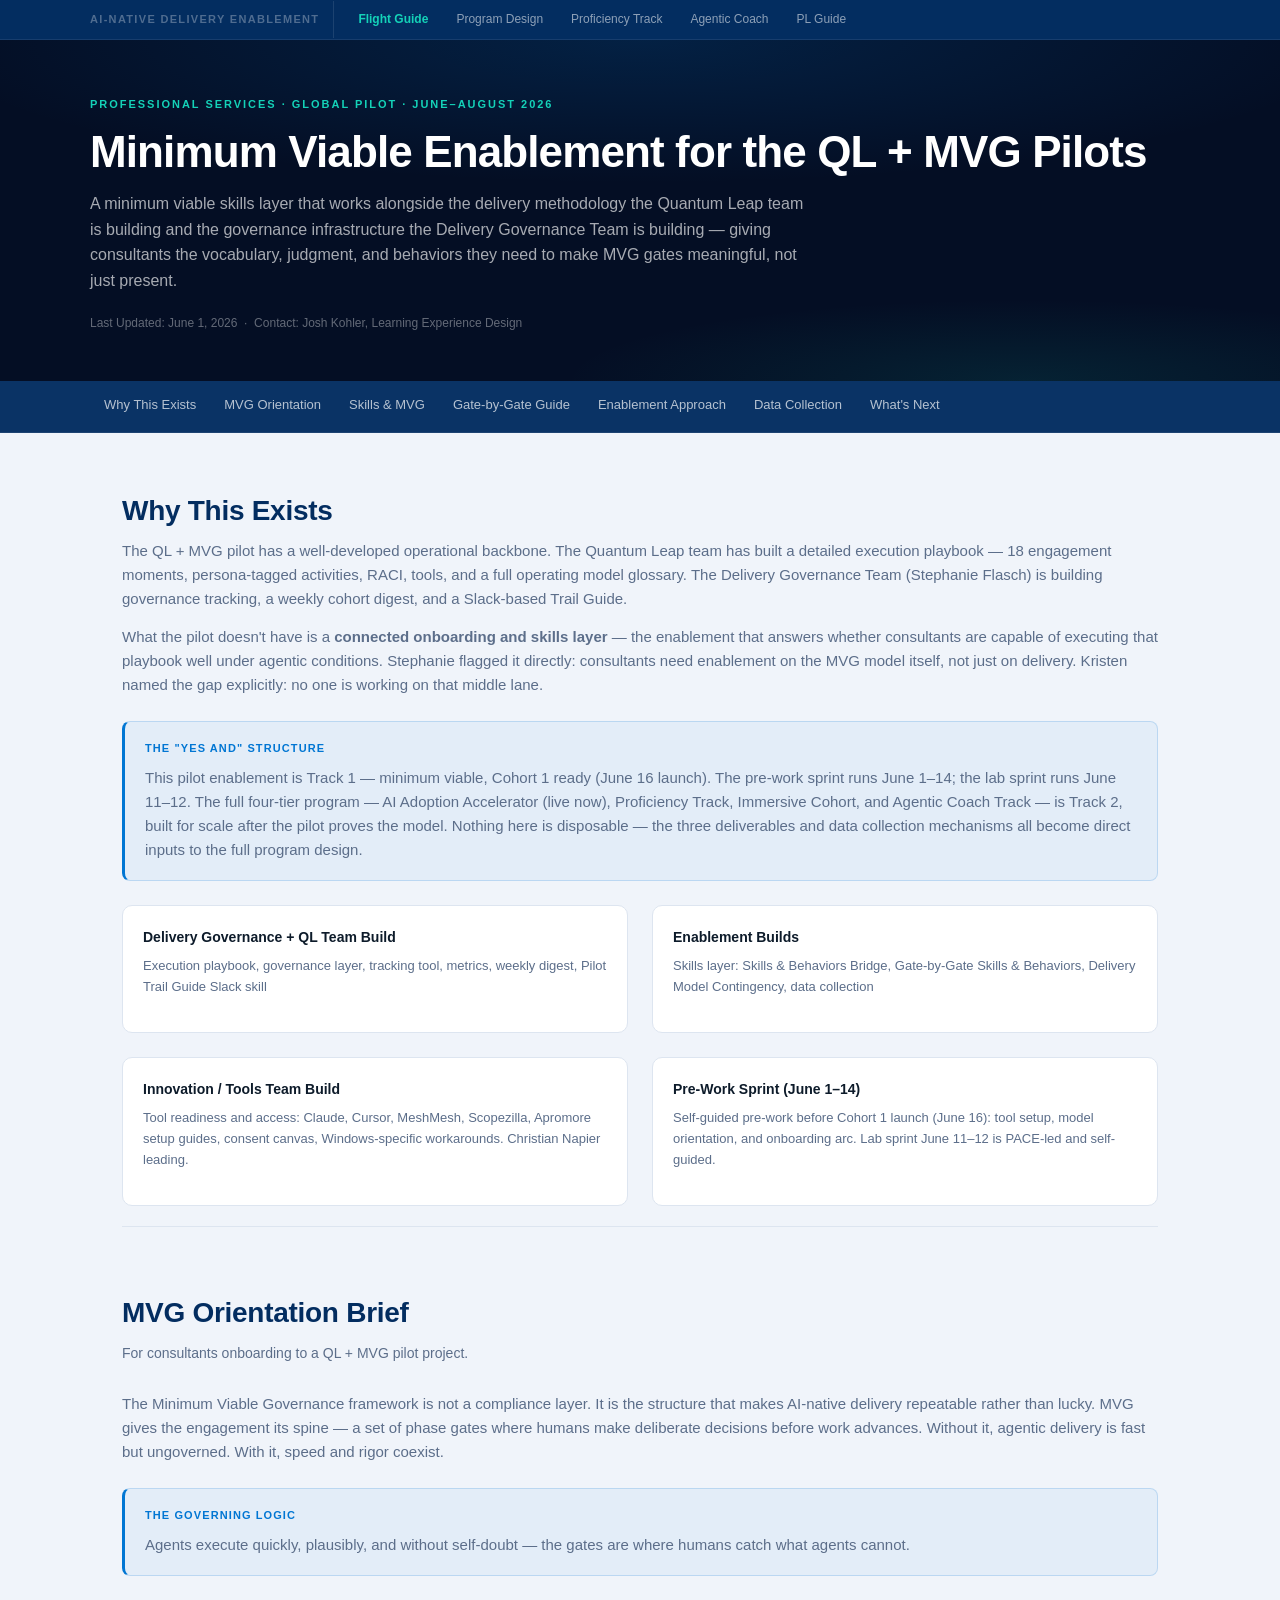
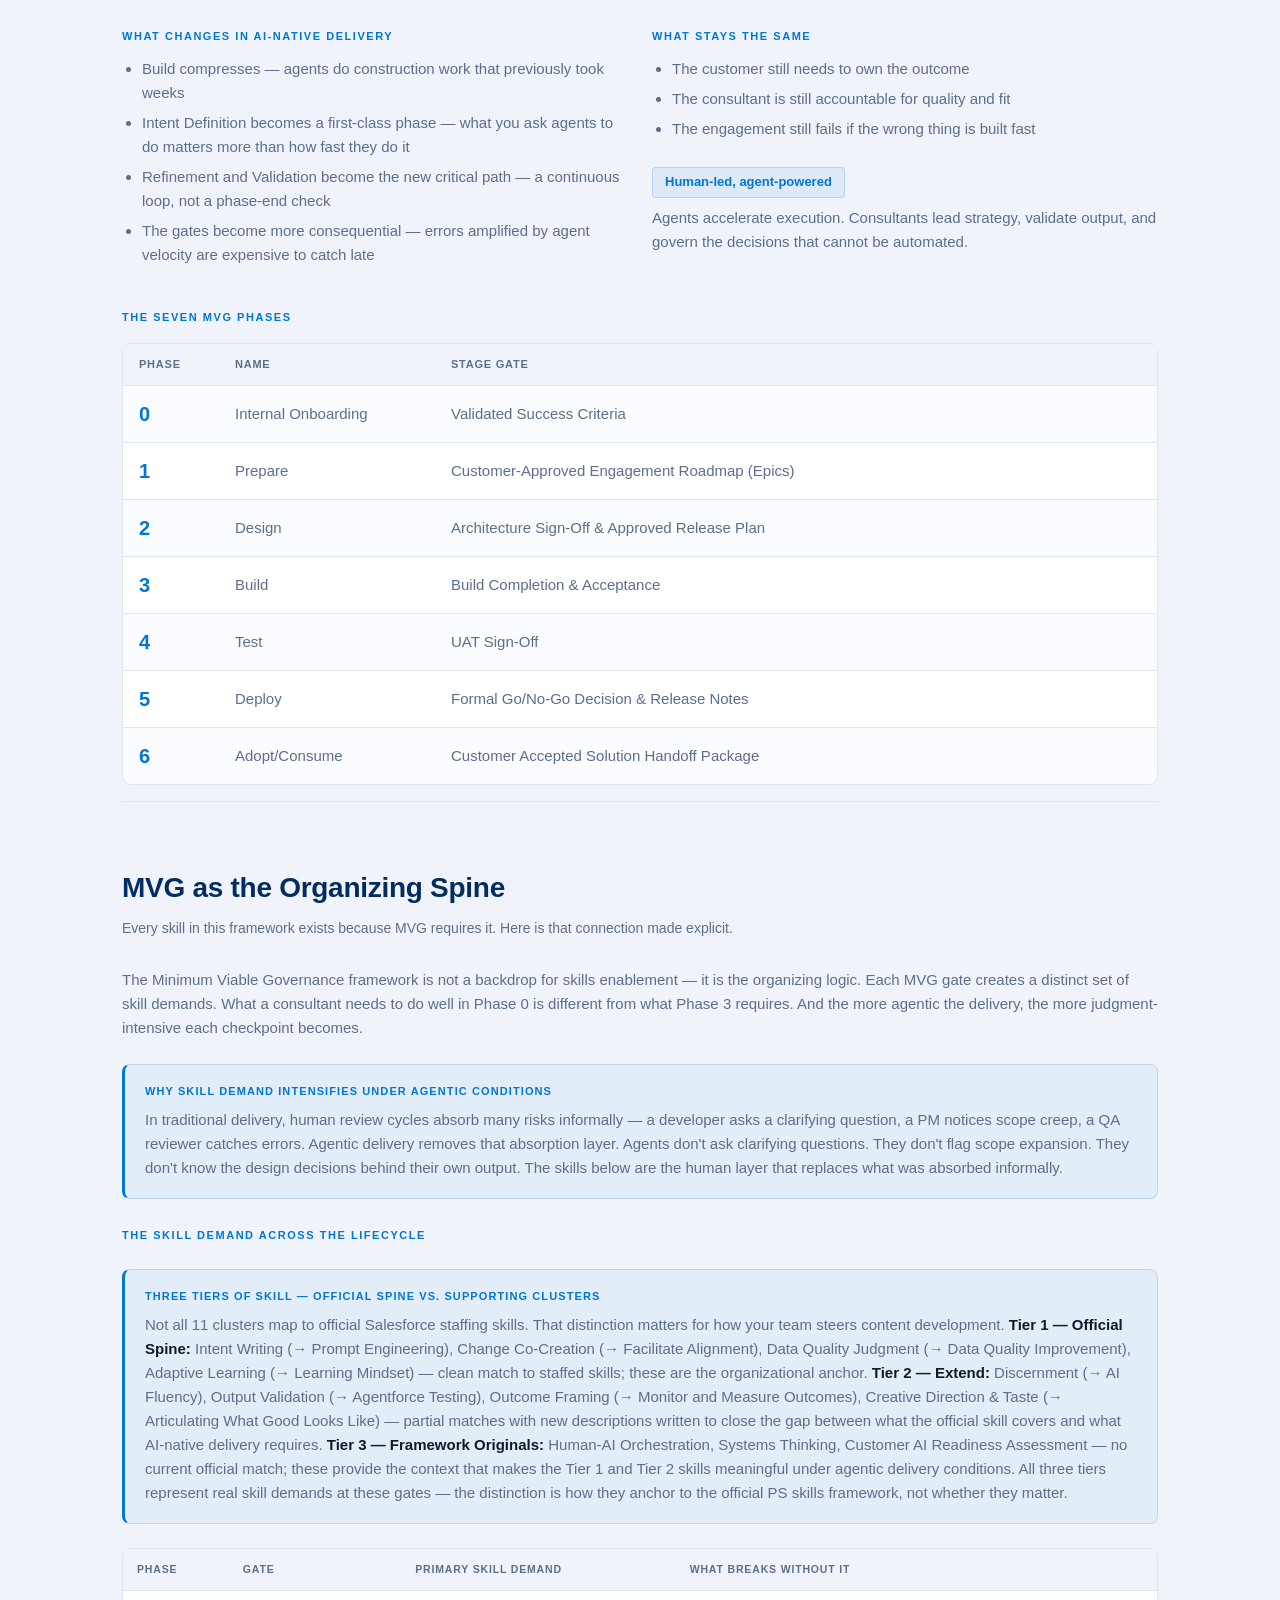
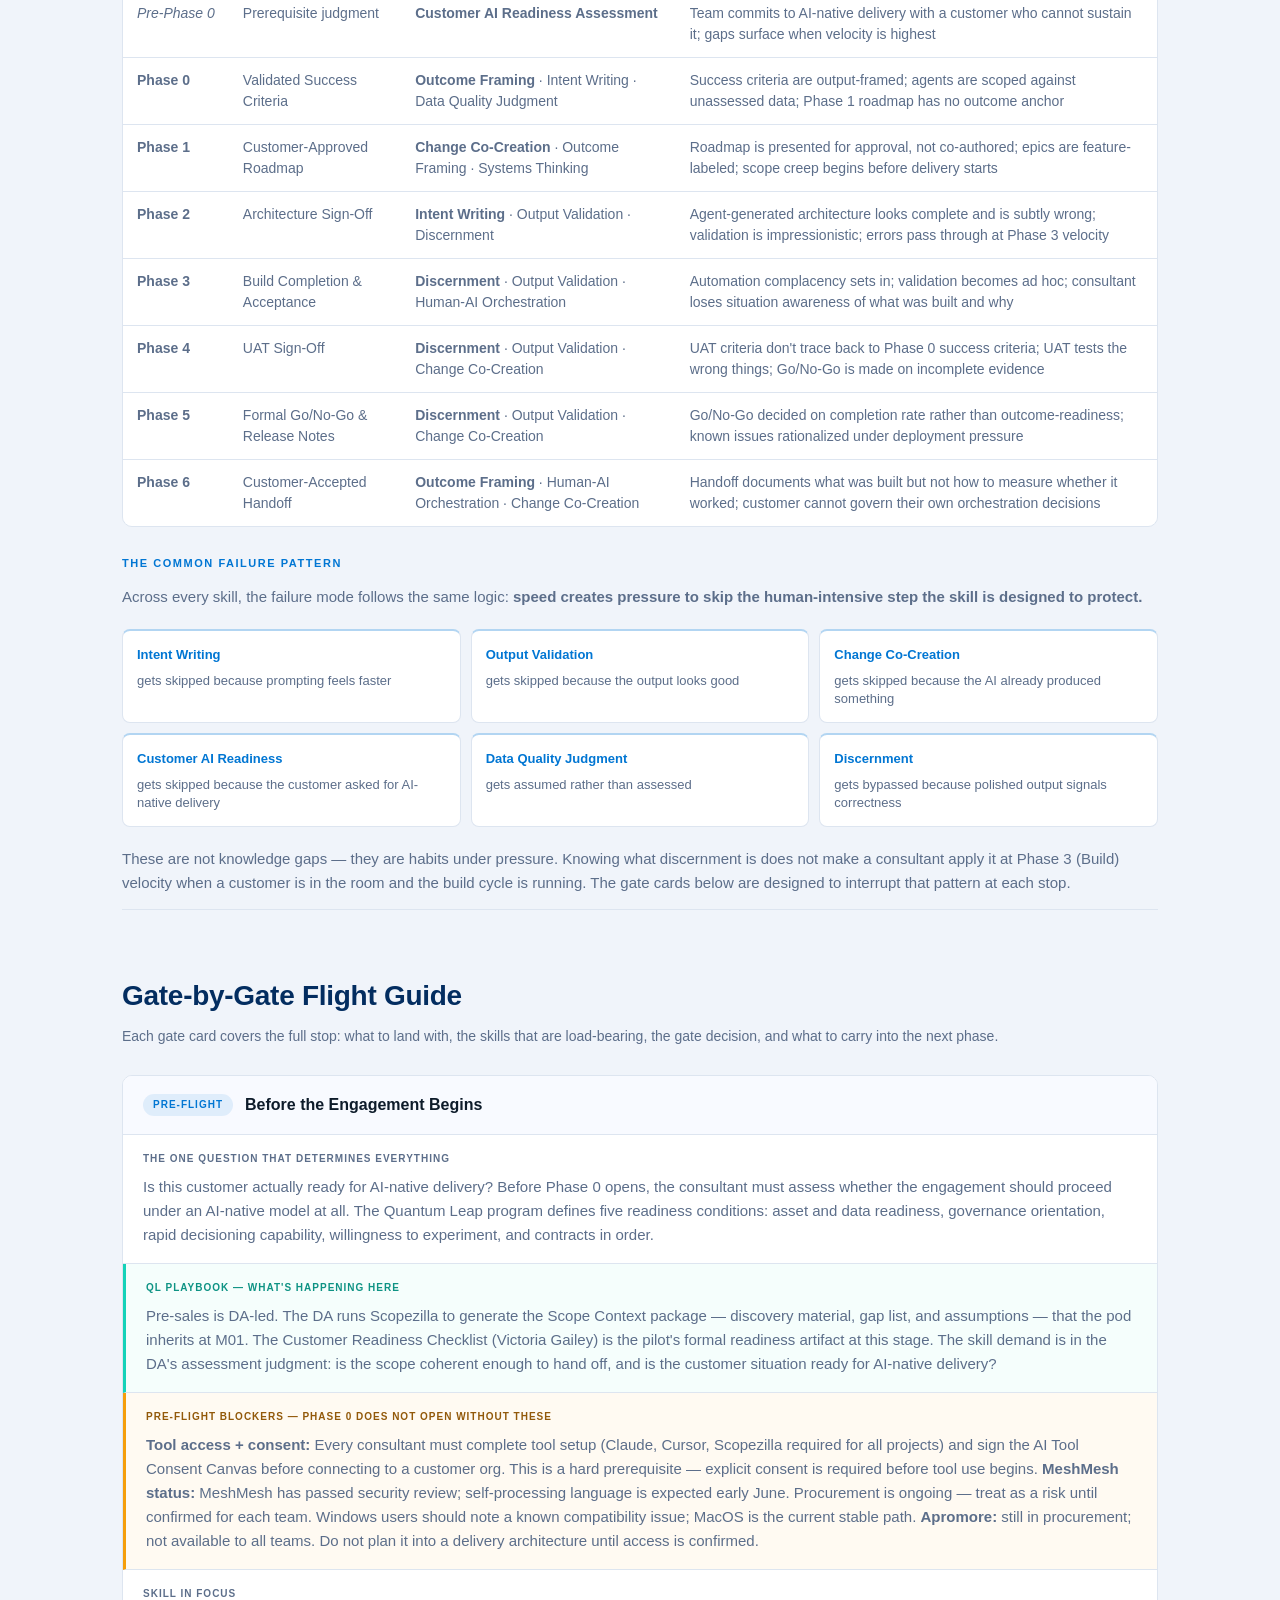
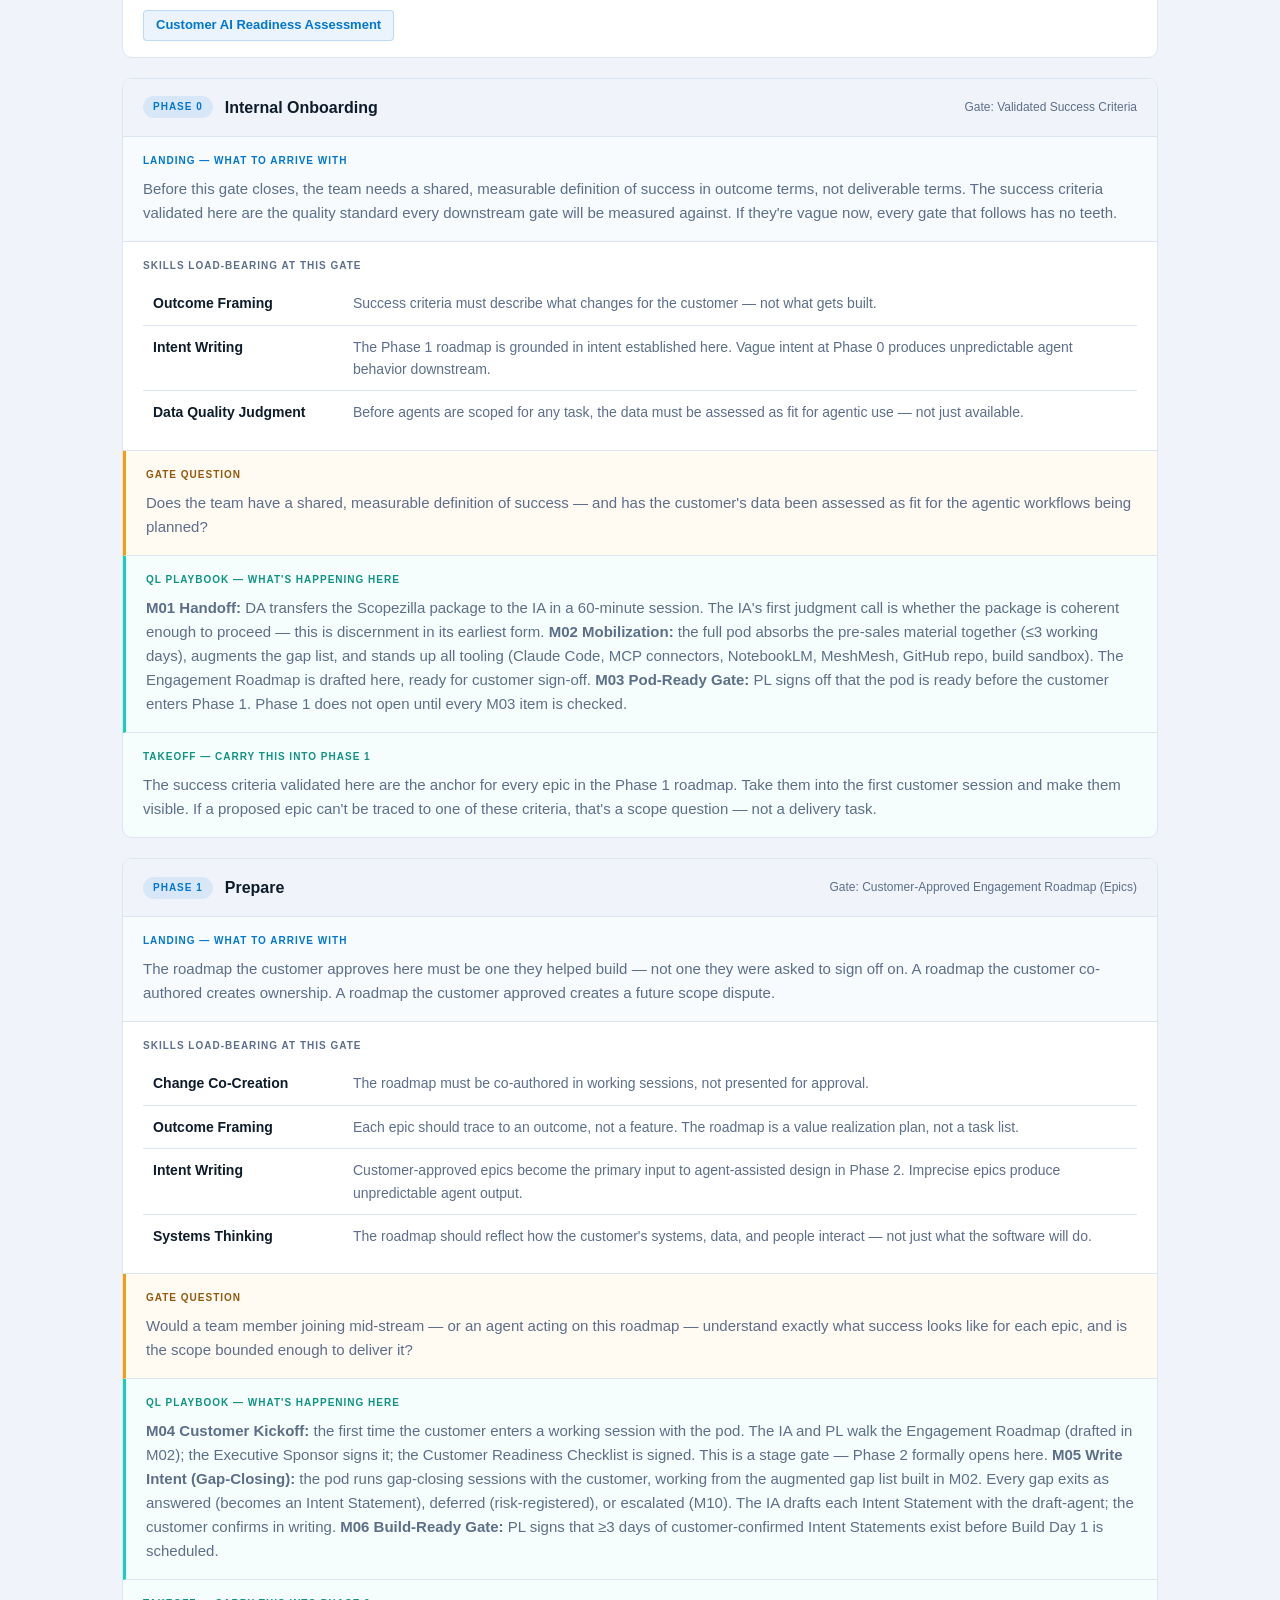
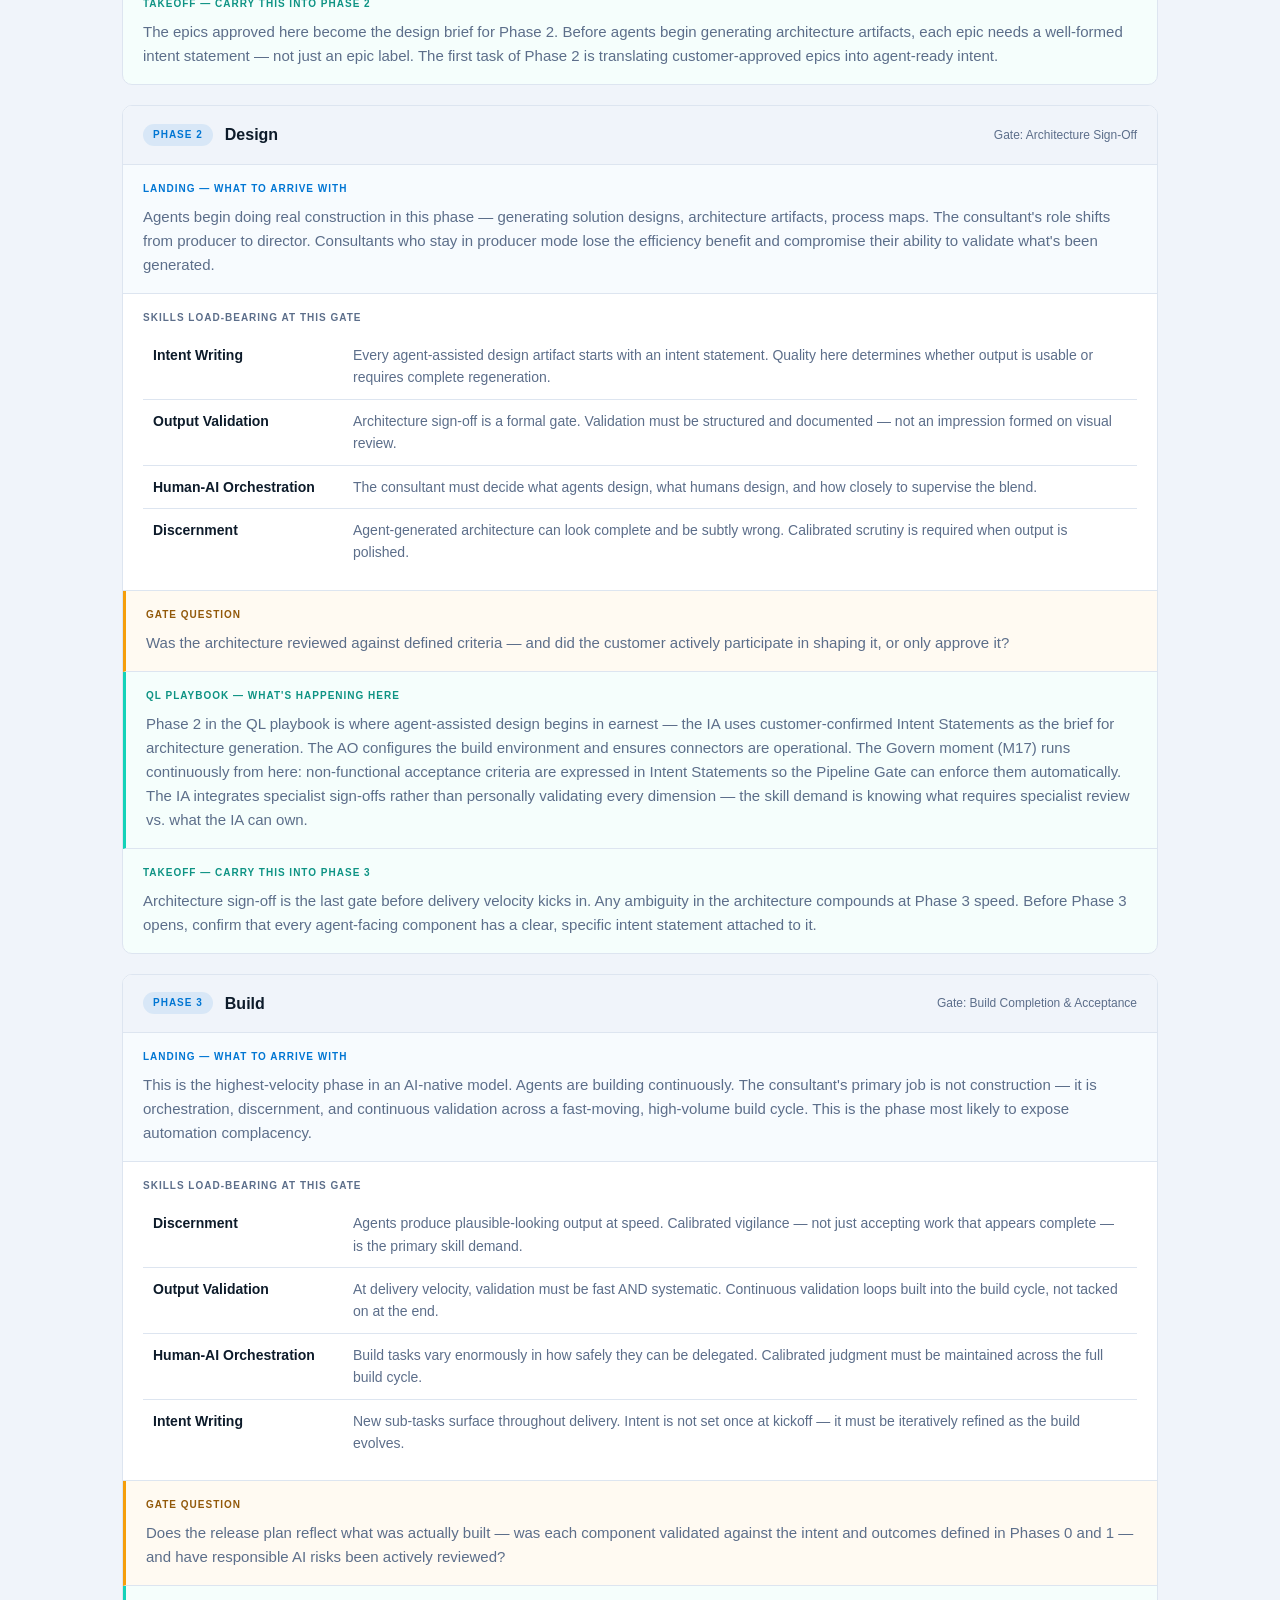
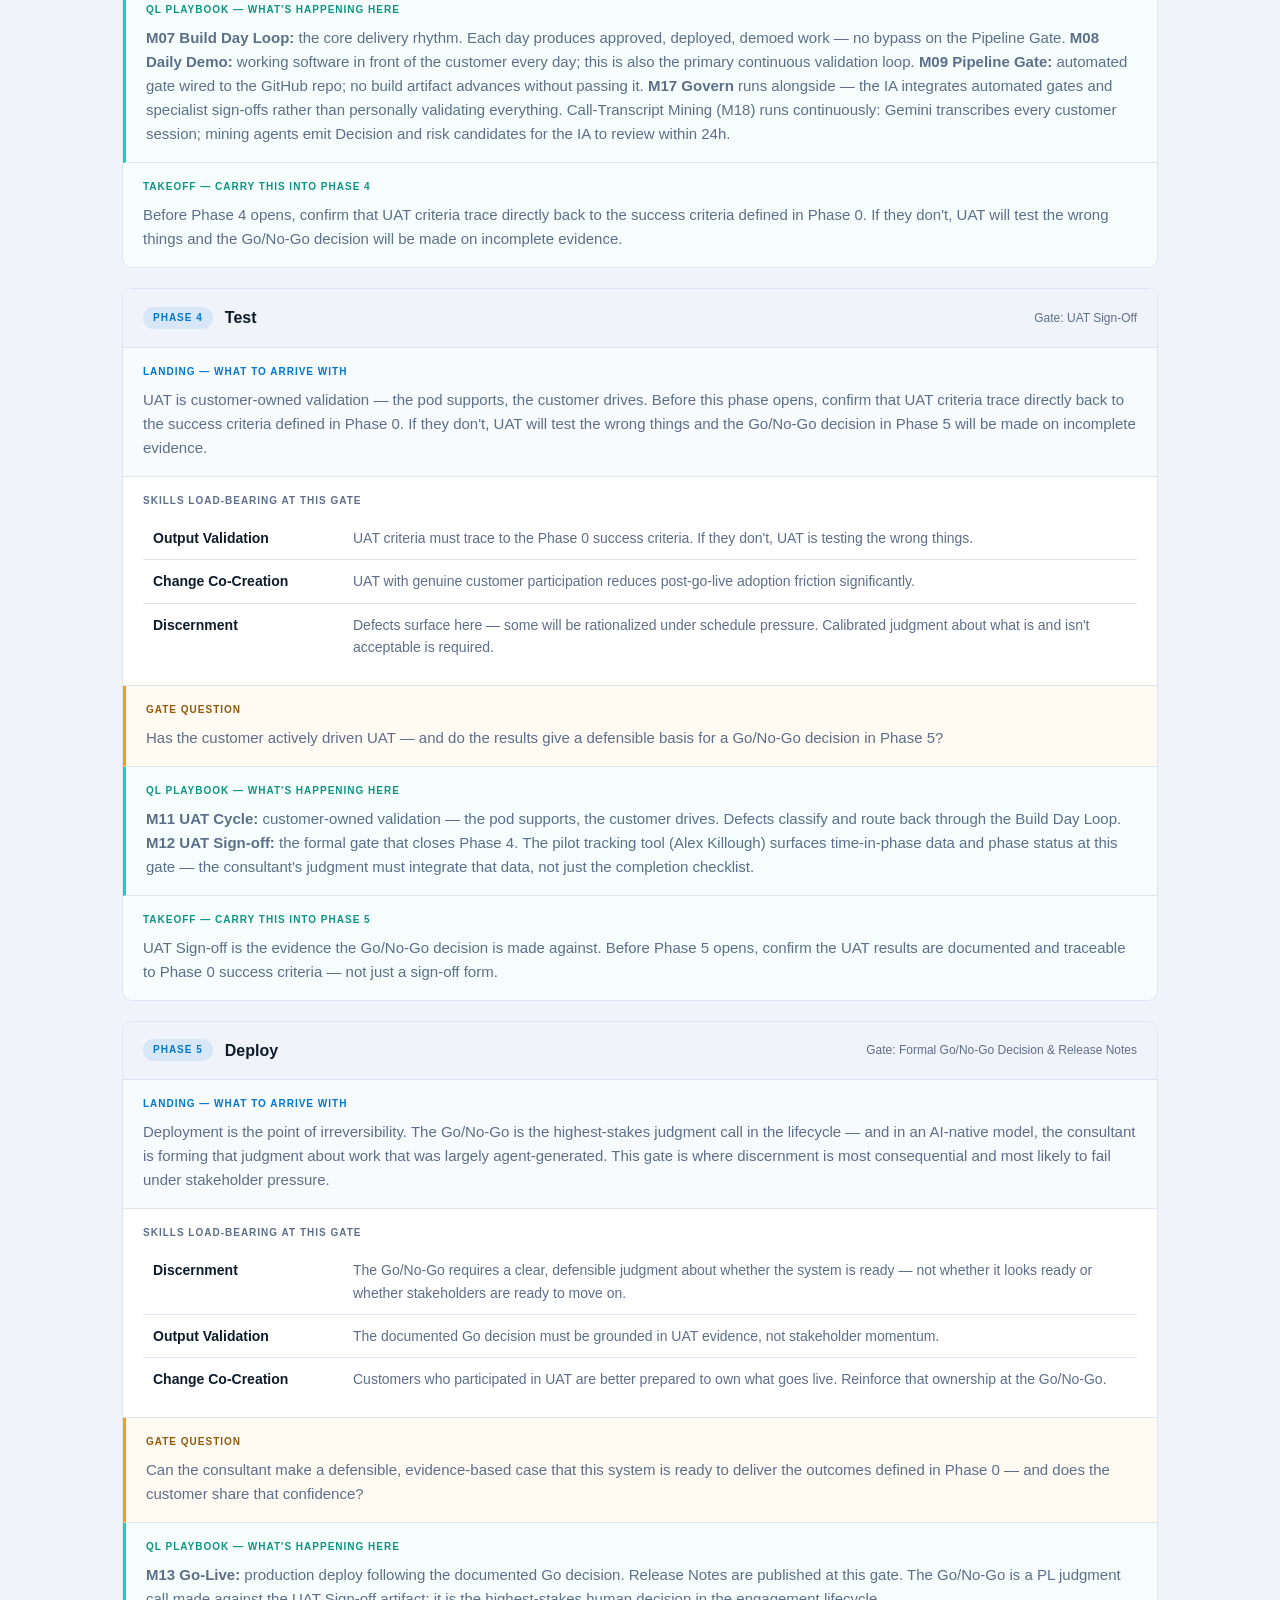
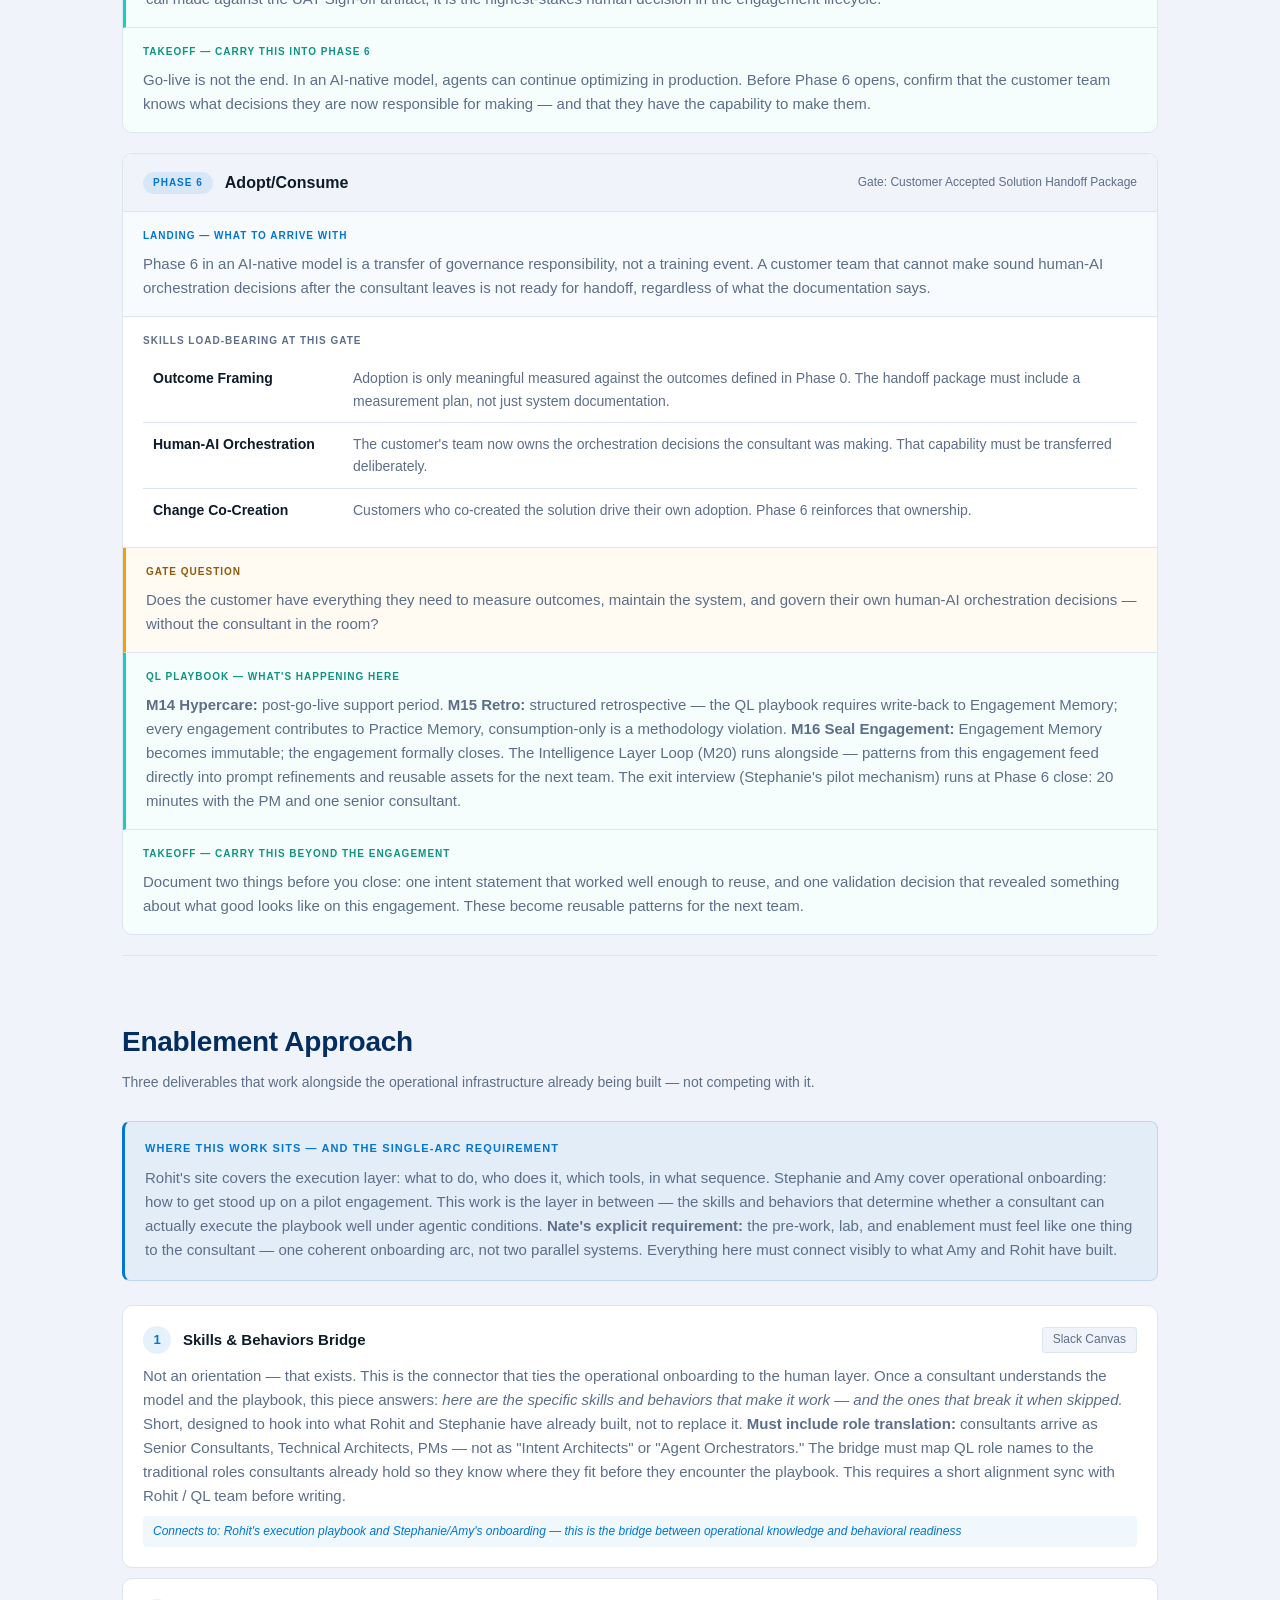
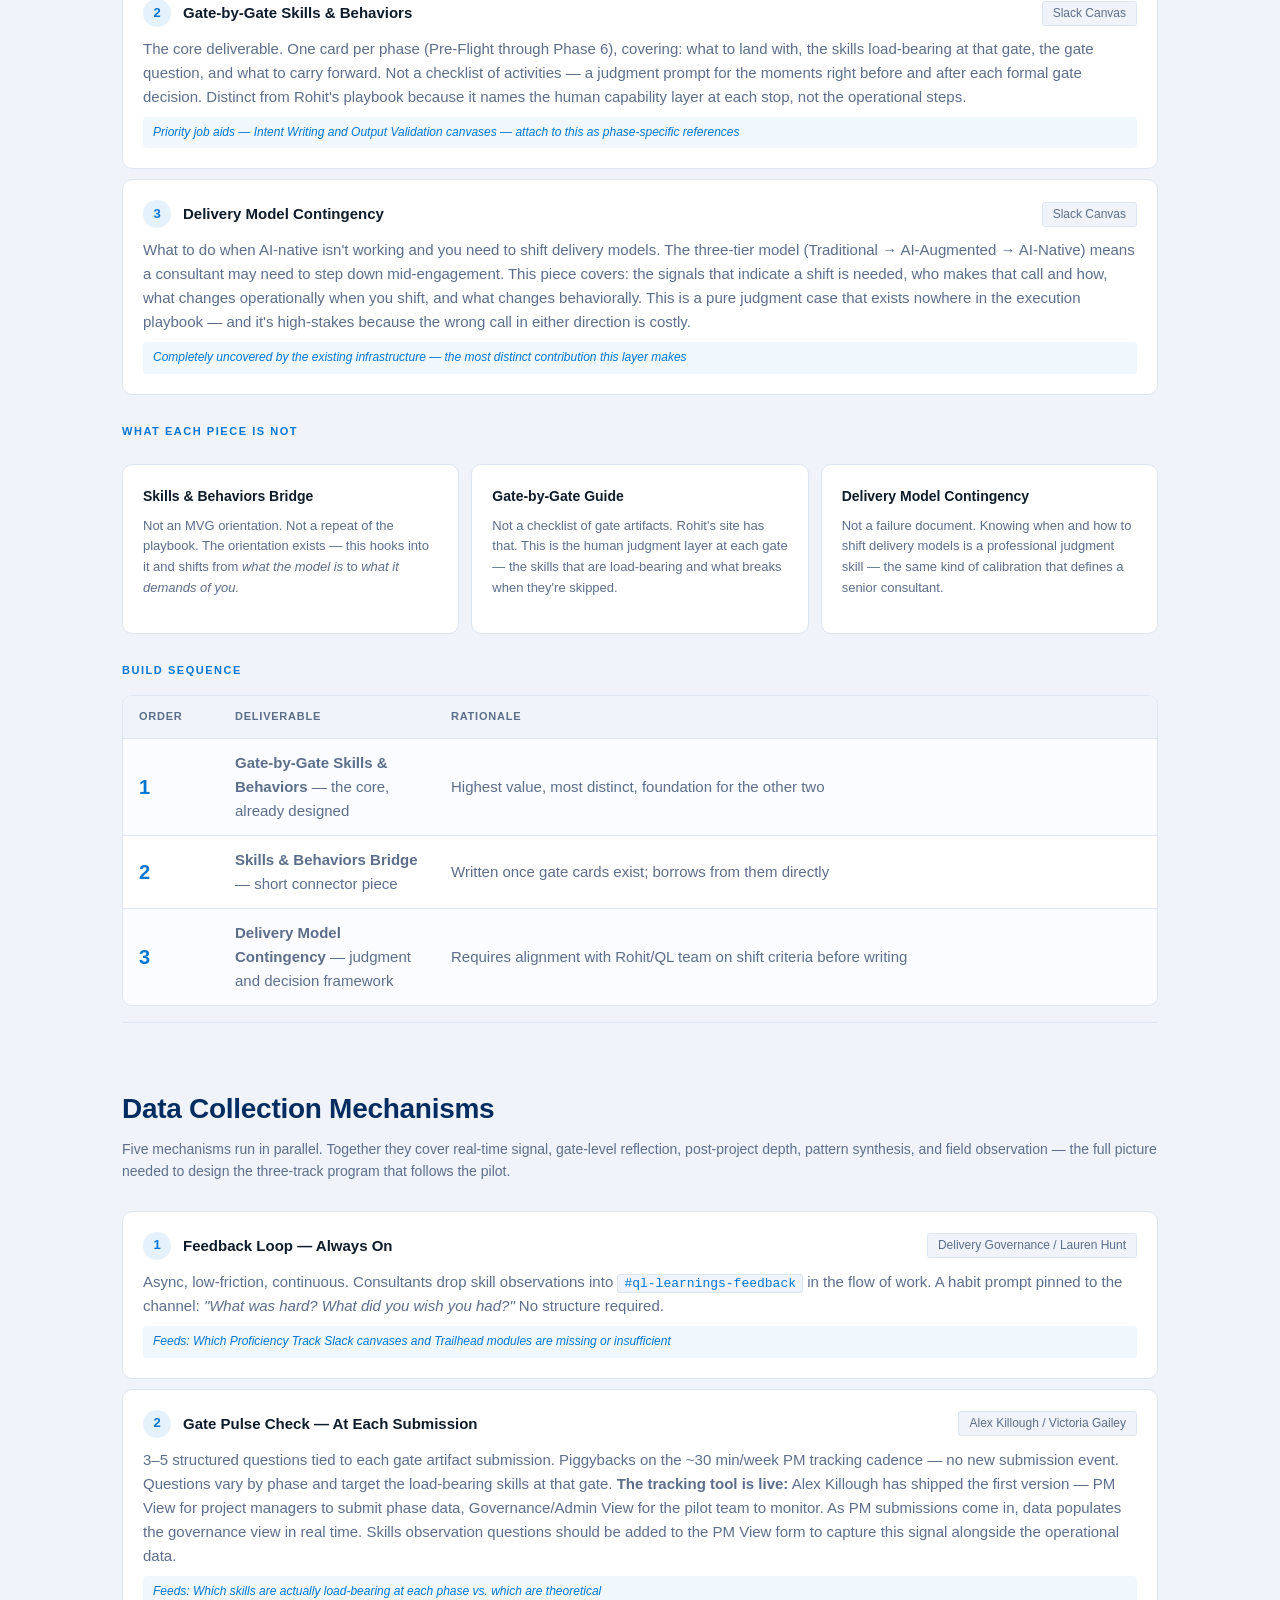
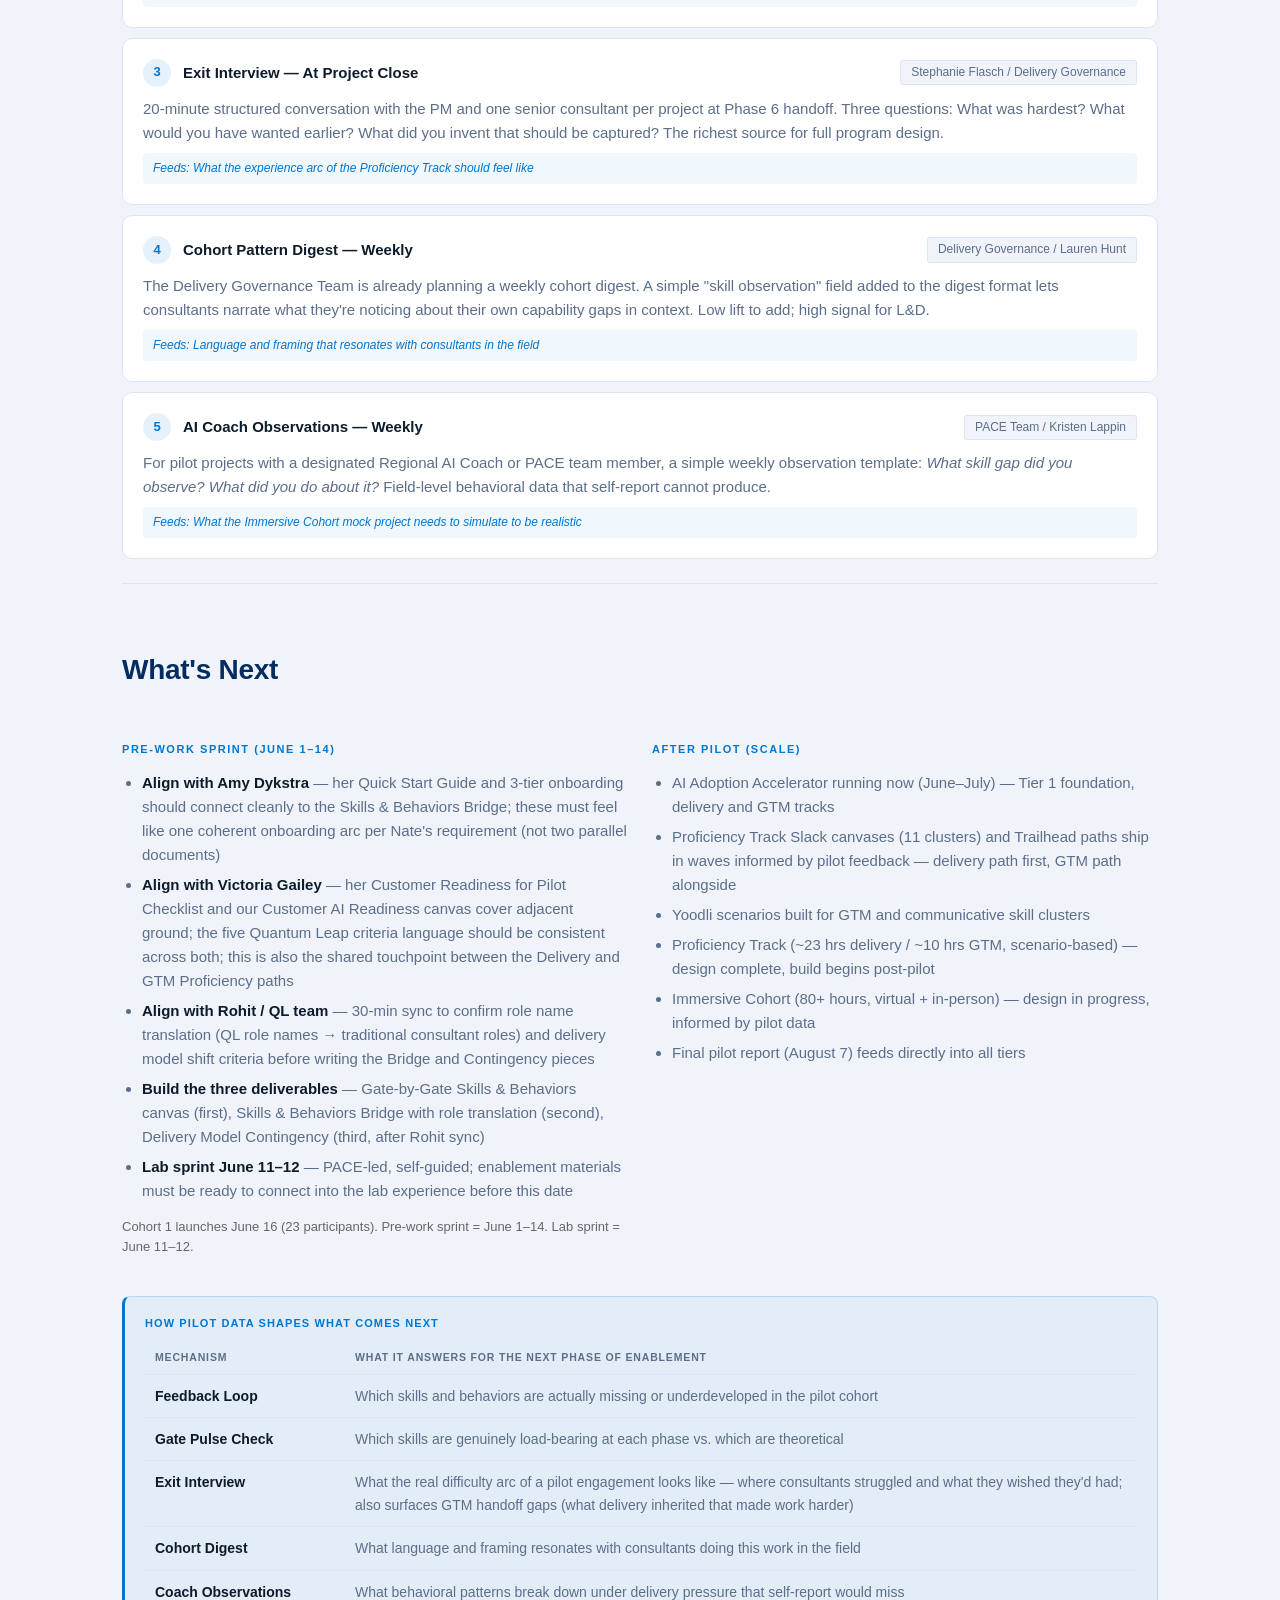
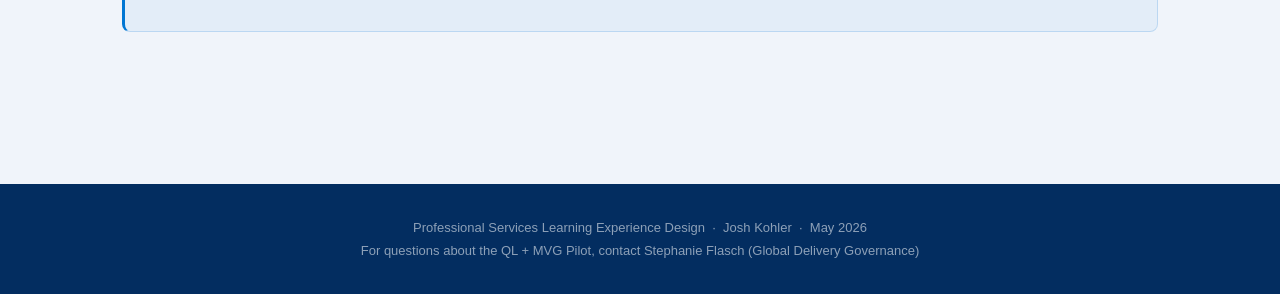
<file: index.html>
<!DOCTYPE html>
<html lang="en">
<head>
  <meta charset="UTF-8">
  <meta name="viewport" content="width=device-width, initial-scale=1.0">
  <title>MVE for the QL + MVG Pilots</title>
  <link rel="stylesheet" href="style.css">
</head>
<body>

<div class="site-nav">
  <div class="site-nav-inner">
    <span class="site-nav-label">AI-Native Delivery Enablement</span>
    <a href="index.html" class="current">Flight Guide</a>
    <a href="proficiency-overview.html">Program Design</a>
    <a href="proficiency-track.html">Proficiency Track</a>
    <a href="agentic-coach.html">Agentic Coach</a>
    <a href="pl-guide.html">PL Guide</a>
  </div>
</div>

  <header>
    <div class="header-inner">
      <div class="header-label">Professional Services · Global Pilot · June–August 2026</div>
      <h1>Minimum Viable Enablement for the QL + MVG Pilots</h1>
      <p class="header-sub">A minimum viable skills layer that works alongside the delivery methodology the Quantum Leap team is building and the governance infrastructure the Delivery Governance Team is building — giving consultants the vocabulary, judgment, and behaviors they need to make MVG gates meaningful, not just present.</p>
      <div class="header-meta">Last Updated: June 1, 2026 &nbsp;·&nbsp; Contact: Josh Kohler, Learning Experience Design</div>
    </div>
  </header>

  <nav>
    <div class="nav-inner">
      <a href="#why">Why This Exists</a>
      <a href="#orientation">MVG Orientation</a>
      <a href="#spine">Skills & MVG</a>
      <a href="#gates">Gate-by-Gate Guide</a>
      <a href="#approach">Enablement Approach</a>
      <a href="#data">Data Collection</a>
      <a href="#whats-next">What's Next</a>
    </div>
  </nav>

  <main>

    <!-- WHY THIS EXISTS -->
    <section id="why">
      <h2>Why This Exists</h2>
      <p>The QL + MVG pilot has a well-developed operational backbone. The Quantum Leap team has built a detailed execution playbook — 18 engagement moments, persona-tagged activities, RACI, tools, and a full operating model glossary. The Delivery Governance Team (Stephanie Flasch) is building governance tracking, a weekly cohort digest, and a Slack-based Trail Guide. </p>
      <p>What the pilot doesn't have is a <strong>connected onboarding and skills layer</strong> — the enablement that answers whether consultants are capable of executing that playbook well under agentic conditions. Stephanie flagged it directly: consultants need enablement on the MVG model itself, not just on delivery. Kristen named the gap explicitly: no one is working on that middle lane.</p>

      <div class="callout">
        <div class="callout-title">The "Yes And" Structure</div>
        <p>This pilot enablement is Track 1 — minimum viable, Cohort 1 ready (June 16 launch). The pre-work sprint runs June 1–14; the lab sprint runs June 11–12. The full four-tier program — AI Adoption Accelerator (live now), Proficiency Track, Immersive Cohort, and Agentic Coach Track — is Track 2, built for scale after the pilot proves the model. Nothing here is disposable — the three deliverables and data collection mechanisms all become direct inputs to the full program design.</p>
      </div>

      <div class="two-col">
        <div class="col-card">
          <div class="col-label">Delivery Governance + QL Team Build</div>
          <p>Execution playbook, governance layer, tracking tool, metrics, weekly digest, Pilot Trail Guide Slack skill</p>
        </div>
        <div class="col-card">
          <div class="col-label">Enablement Builds</div>
          <p>Skills layer: Skills & Behaviors Bridge, Gate-by-Gate Skills & Behaviors, Delivery Model Contingency, data collection</p>
        </div>
        <div class="col-card">
          <div class="col-label">Innovation / Tools Team Build</div>
          <p>Tool readiness and access: Claude, Cursor, MeshMesh, Scopezilla, Apromore setup guides, consent canvas, Windows-specific workarounds. Christian Napier leading.</p>
        </div>
        <div class="col-card">
          <div class="col-label">Pre-Work Sprint (June 1–14)</div>
          <p>Self-guided pre-work before Cohort 1 launch (June 16): tool setup, model orientation, and onboarding arc. Lab sprint June 11–12 is PACE-led and self-guided.</p>
        </div>
      </div>
    </section>

    <!-- MVG ORIENTATION -->
    <section id="orientation">
      <h2>MVG Orientation Brief</h2>
      <p class="section-sub">For consultants onboarding to a QL + MVG pilot project.</p>

      <p>The Minimum Viable Governance framework is not a compliance layer. It is the structure that makes AI-native delivery repeatable rather than lucky. MVG gives the engagement its spine — a set of phase gates where humans make deliberate decisions before work advances. Without it, agentic delivery is fast but ungoverned. With it, speed and rigor coexist.</p>

      <div class="callout">
        <div class="callout-title">The Governing Logic</div>
        <p>Agents execute quickly, plausibly, and without self-doubt — the gates are where humans catch what agents cannot.</p>
      </div>

      <div class="two-col">
        <div>
          <h3>What Changes in AI-Native Delivery</h3>
          <ul>
            <li>Build compresses — agents do construction work that previously took weeks</li>
            <li>Intent Definition becomes a first-class phase — what you ask agents to do matters more than how fast they do it</li>
            <li>Refinement and Validation become the new critical path — a continuous loop, not a phase-end check</li>
            <li>The gates become more consequential — errors amplified by agent velocity are expensive to catch late</li>
          </ul>
        </div>
        <div>
          <h3>What Stays the Same</h3>
          <ul>
            <li>The customer still needs to own the outcome</li>
            <li>The consultant is still accountable for quality and fit</li>
            <li>The engagement still fails if the wrong thing is built fast</li>
          </ul>
          <div class="principle-tag">Human-led, agent-powered</div>
          <p>Agents accelerate execution. Consultants lead strategy, validate output, and govern the decisions that cannot be automated.</p>
        </div>
      </div>

      <h3>The Seven MVG Phases</h3>
      <div class="phase-table">
        <div class="phase-row phase-header">
          <span>Phase</span><span>Name</span><span>Stage Gate</span>
        </div>
        <div class="phase-row">
          <span class="phase-num">0</span><span>Internal Onboarding</span><span>Validated Success Criteria</span>
        </div>
        <div class="phase-row">
          <span class="phase-num">1</span><span>Prepare</span><span>Customer-Approved Engagement Roadmap (Epics)</span>
        </div>
        <div class="phase-row">
          <span class="phase-num">2</span><span>Design</span><span>Architecture Sign-Off & Approved Release Plan</span>
        </div>
        <div class="phase-row">
          <span class="phase-num">3</span><span>Build</span><span>Build Completion & Acceptance</span>
        </div>
        <div class="phase-row">
          <span class="phase-num">4</span><span>Test</span><span>UAT Sign-Off</span>
        </div>
        <div class="phase-row">
          <span class="phase-num">5</span><span>Deploy</span><span>Formal Go/No-Go Decision & Release Notes</span>
        </div>
        <div class="phase-row">
          <span class="phase-num">6</span><span>Adopt/Consume</span><span>Customer Accepted Solution Handoff Package</span>
        </div>
      </div>
    </section>

    <!-- SKILLS & MVG SPINE -->
    <section id="spine">
      <h2>MVG as the Organizing Spine</h2>
      <p class="section-sub">Every skill in this framework exists because MVG requires it. Here is that connection made explicit.</p>

      <p>The Minimum Viable Governance framework is not a backdrop for skills enablement — it is the organizing logic. Each MVG gate creates a distinct set of skill demands. What a consultant needs to do well in Phase 0 is different from what Phase 3 requires. And the more agentic the delivery, the more judgment-intensive each checkpoint becomes.</p>

      <div class="callout">
        <div class="callout-title">Why Skill Demand Intensifies Under Agentic Conditions</div>
        <p>In traditional delivery, human review cycles absorb many risks informally — a developer asks a clarifying question, a PM notices scope creep, a QA reviewer catches errors. Agentic delivery removes that absorption layer. Agents don't ask clarifying questions. They don't flag scope expansion. They don't know the design decisions behind their own output. The skills below are the human layer that replaces what was absorbed informally.</p>
      </div>

      <h3>The Skill Demand Across the Lifecycle</h3>

      <div class="callout">
        <div class="callout-title">Three tiers of skill — official spine vs. supporting clusters</div>
        <p>Not all 11 clusters map to official Salesforce staffing skills. That distinction matters for how your team steers content development. <strong style="color:var(--text);">Tier 1 — Official Spine:</strong> Intent Writing (→ Prompt Engineering), Change Co-Creation (→ Facilitate Alignment), Data Quality Judgment (→ Data Quality Improvement), Adaptive Learning (→ Learning Mindset) — clean match to staffed skills; these are the organizational anchor. <strong style="color:var(--text);">Tier 2 — Extend:</strong> Discernment (→ AI Fluency), Output Validation (→ Agentforce Testing), Outcome Framing (→ Monitor and Measure Outcomes), Creative Direction &amp; Taste (→ Articulating What Good Looks Like) — partial matches with new descriptions written to close the gap between what the official skill covers and what AI-native delivery requires. <strong style="color:var(--text);">Tier 3 — Framework Originals:</strong> Human-AI Orchestration, Systems Thinking, Customer AI Readiness Assessment — no current official match; these provide the context that makes the Tier 1 and Tier 2 skills meaningful under agentic delivery conditions. All three tiers represent real skill demands at these gates — the distinction is how they anchor to the official PS skills framework, not whether they matter.</p>
      </div>

      <div class="spine-table-wrap">
        <table class="spine-table">
          <thead>
            <tr>
              <th>Phase</th>
              <th>Gate</th>
              <th>Primary Skill Demand</th>
              <th>What Breaks Without It</th>
            </tr>
          </thead>
          <tbody>
            <tr>
              <td class="phase-cell preflight-cell">Pre-Phase 0</td>
              <td>Prerequisite judgment</td>
              <td><strong>Customer AI Readiness Assessment</strong></td>
              <td>Team commits to AI-native delivery with a customer who cannot sustain it; gaps surface when velocity is highest</td>
            </tr>
            <tr>
              <td class="phase-cell">Phase 0</td>
              <td>Validated Success Criteria</td>
              <td><strong>Outcome Framing</strong> · Intent Writing · Data Quality Judgment</td>
              <td>Success criteria are output-framed; agents are scoped against unassessed data; Phase 1 roadmap has no outcome anchor</td>
            </tr>
            <tr>
              <td class="phase-cell">Phase 1</td>
              <td>Customer-Approved Roadmap</td>
              <td><strong>Change Co-Creation</strong> · Outcome Framing · Systems Thinking</td>
              <td>Roadmap is presented for approval, not co-authored; epics are feature-labeled; scope creep begins before delivery starts</td>
            </tr>
            <tr>
              <td class="phase-cell">Phase 2</td>
              <td>Architecture Sign-Off</td>
              <td><strong>Intent Writing</strong> · Output Validation · Discernment</td>
              <td>Agent-generated architecture looks complete and is subtly wrong; validation is impressionistic; errors pass through at Phase 3 velocity</td>
            </tr>
            <tr>
              <td class="phase-cell">Phase 3</td>
              <td>Build Completion & Acceptance</td>
              <td><strong>Discernment</strong> · Output Validation · Human-AI Orchestration</td>
              <td>Automation complacency sets in; validation becomes ad hoc; consultant loses situation awareness of what was built and why</td>
            </tr>
            <tr>
              <td class="phase-cell">Phase 4</td>
              <td>UAT Sign-Off</td>
              <td><strong>Discernment</strong> · Output Validation · Change Co-Creation</td>
              <td>UAT criteria don't trace back to Phase 0 success criteria; UAT tests the wrong things; Go/No-Go is made on incomplete evidence</td>
            </tr>
            <tr>
              <td class="phase-cell">Phase 5</td>
              <td>Formal Go/No-Go & Release Notes</td>
              <td><strong>Discernment</strong> · Output Validation · Change Co-Creation</td>
              <td>Go/No-Go decided on completion rate rather than outcome-readiness; known issues rationalized under deployment pressure</td>
            </tr>
            <tr>
              <td class="phase-cell">Phase 6</td>
              <td>Customer-Accepted Handoff</td>
              <td><strong>Outcome Framing</strong> · Human-AI Orchestration · Change Co-Creation</td>
              <td>Handoff documents what was built but not how to measure whether it worked; customer cannot govern their own orchestration decisions</td>
            </tr>
          </tbody>
        </table>
      </div>

      <h3>The Common Failure Pattern</h3>
      <p>Across every skill, the failure mode follows the same logic: <strong>speed creates pressure to skip the human-intensive step the skill is designed to protect.</strong></p>

      <div class="failure-grid">
        <div class="failure-item">
          <div class="failure-skill">Intent Writing</div>
          <div class="failure-skip">gets skipped because prompting feels faster</div>
        </div>
        <div class="failure-item">
          <div class="failure-skill">Output Validation</div>
          <div class="failure-skip">gets skipped because the output looks good</div>
        </div>
        <div class="failure-item">
          <div class="failure-skill">Change Co-Creation</div>
          <div class="failure-skip">gets skipped because the AI already produced something</div>
        </div>
        <div class="failure-item">
          <div class="failure-skill">Customer AI Readiness</div>
          <div class="failure-skip">gets skipped because the customer asked for AI-native delivery</div>
        </div>
        <div class="failure-item">
          <div class="failure-skill">Data Quality Judgment</div>
          <div class="failure-skip">gets assumed rather than assessed</div>
        </div>
        <div class="failure-item">
          <div class="failure-skill">Discernment</div>
          <div class="failure-skip">gets bypassed because polished output signals correctness</div>
        </div>
      </div>

      <p>These are not knowledge gaps — they are habits under pressure. Knowing what discernment is does not make a consultant apply it at Phase 3 (Build) velocity when a customer is in the room and the build cycle is running. The gate cards below are designed to interrupt that pattern at each stop.</p>
    </section>

    <!-- GATE BY GATE -->
    <section id="gates">
      <h2>Gate-by-Gate Flight Guide</h2>
      <p class="section-sub">Each gate card covers the full stop: what to land with, the skills that are load-bearing, the gate decision, and what to carry into the next phase.</p>

      <!-- PRE-FLIGHT -->
      <div class="gate-card">
        <div class="gate-header preflight">
          <span class="gate-tag">Pre-Flight</span>
          <span class="gate-title">Before the Engagement Begins</span>
        </div>
        <div class="gate-body">
          <div class="gate-section">
            <div class="gate-section-label">The One Question That Determines Everything</div>
            <p>Is this customer actually ready for AI-native delivery? Before Phase 0 opens, the consultant must assess whether the engagement should proceed under an AI-native model at all. The Quantum Leap program defines five readiness conditions: asset and data readiness, governance orientation, rapid decisioning capability, willingness to experiment, and contracts in order.</p>
          </div>
          <div class="gate-section ql-moments">
            <div class="gate-section-label">QL Playbook — What's Happening Here</div>
            <p>Pre-sales is DA-led. The DA runs Scopezilla to generate the Scope Context package — discovery material, gap list, and assumptions — that the pod inherits at M01. The Customer Readiness Checklist (Victoria Gailey) is the pilot's formal readiness artifact at this stage. The skill demand is in the DA's assessment judgment: is the scope coherent enough to hand off, and is the customer situation ready for AI-native delivery?</p>
          </div>
          <div class="gate-section gate-q">
            <div class="gate-section-label">Pre-Flight Blockers — Phase 0 Does Not Open Without These</div>
            <p><strong>Tool access + consent:</strong> Every consultant must complete tool setup (Claude, Cursor, Scopezilla required for all projects) and sign the AI Tool Consent Canvas before connecting to a customer org. This is a hard prerequisite — explicit consent is required before tool use begins. <strong>MeshMesh status:</strong> MeshMesh has passed security review; self-processing language is expected early June. Procurement is ongoing — treat as a risk until confirmed for each team. Windows users should note a known compatibility issue; MacOS is the current stable path. <strong>Apromore:</strong> still in procurement; not available to all teams. Do not plan it into a delivery architecture until access is confirmed.</p>
          </div>
          <div class="gate-section">
            <div class="gate-section-label">Skill in Focus</div>
            <div class="skill-tag">Customer AI Readiness Assessment</div>
          </div>
        </div>
      </div>

      <!-- PHASE 0 -->
      <div class="gate-card">
        <div class="gate-header">
          <span class="gate-tag">Phase 0</span>
          <span class="gate-title">Internal Onboarding</span>
          <span class="gate-gate">Gate: Validated Success Criteria</span>
        </div>
        <div class="gate-body">
          <div class="gate-section landing">
            <div class="gate-section-label">Landing — What to Arrive With</div>
            <p>Before this gate closes, the team needs a shared, measurable definition of success in outcome terms, not deliverable terms. The success criteria validated here are the quality standard every downstream gate will be measured against. If they're vague now, every gate that follows has no teeth.</p>
          </div>
          <div class="gate-section">
            <div class="gate-section-label">Skills Load-Bearing at This Gate</div>
            <table class="skills-table">
              <tr><td><strong>Outcome Framing</strong></td><td>Success criteria must describe what changes for the customer — not what gets built.</td></tr>
              <tr><td><strong>Intent Writing</strong></td><td>The Phase 1 roadmap is grounded in intent established here. Vague intent at Phase 0 produces unpredictable agent behavior downstream.</td></tr>
              <tr><td><strong>Data Quality Judgment</strong></td><td>Before agents are scoped for any task, the data must be assessed as fit for agentic use — not just available.</td></tr>
            </table>
          </div>
          <div class="gate-section gate-q">
            <div class="gate-section-label">Gate Question</div>
            <p>Does the team have a shared, measurable definition of success — and has the customer's data been assessed as fit for the agentic workflows being planned?</p>
          </div>
          <div class="gate-section ql-moments">
            <div class="gate-section-label">QL Playbook — What's Happening Here</div>
            <p><strong>M01 Handoff:</strong> DA transfers the Scopezilla package to the IA in a 60-minute session. The IA's first judgment call is whether the package is coherent enough to proceed — this is discernment in its earliest form. <strong>M02 Mobilization:</strong> the full pod absorbs the pre-sales material together (≤3 working days), augments the gap list, and stands up all tooling (Claude Code, MCP connectors, NotebookLM, MeshMesh, GitHub repo, build sandbox). The Engagement Roadmap is drafted here, ready for customer sign-off. <strong>M03 Pod-Ready Gate:</strong> PL signs off that the pod is ready before the customer enters Phase 1. Phase 1 does not open until every M03 item is checked.</p>
          </div>
          <div class="gate-section takeoff">
            <div class="gate-section-label">Takeoff — Carry This Into Phase 1</div>
            <p>The success criteria validated here are the anchor for every epic in the Phase 1 roadmap. Take them into the first customer session and make them visible. If a proposed epic can't be traced to one of these criteria, that's a scope question — not a delivery task.</p>
          </div>
        </div>
      </div>

      <!-- PHASE 1 -->
      <div class="gate-card">
        <div class="gate-header">
          <span class="gate-tag">Phase 1</span>
          <span class="gate-title">Prepare</span>
          <span class="gate-gate">Gate: Customer-Approved Engagement Roadmap (Epics)</span>
        </div>
        <div class="gate-body">
          <div class="gate-section landing">
            <div class="gate-section-label">Landing — What to Arrive With</div>
            <p>The roadmap the customer approves here must be one they helped build — not one they were asked to sign off on. A roadmap the customer co-authored creates ownership. A roadmap the customer approved creates a future scope dispute.</p>
          </div>
          <div class="gate-section">
            <div class="gate-section-label">Skills Load-Bearing at This Gate</div>
            <table class="skills-table">
              <tr><td><strong>Change Co-Creation</strong></td><td>The roadmap must be co-authored in working sessions, not presented for approval.</td></tr>
              <tr><td><strong>Outcome Framing</strong></td><td>Each epic should trace to an outcome, not a feature. The roadmap is a value realization plan, not a task list.</td></tr>
              <tr><td><strong>Intent Writing</strong></td><td>Customer-approved epics become the primary input to agent-assisted design in Phase 2. Imprecise epics produce unpredictable agent output.</td></tr>
              <tr><td><strong>Systems Thinking</strong></td><td>The roadmap should reflect how the customer's systems, data, and people interact — not just what the software will do.</td></tr>
            </table>
          </div>
          <div class="gate-section gate-q">
            <div class="gate-section-label">Gate Question</div>
            <p>Would a team member joining mid-stream — or an agent acting on this roadmap — understand exactly what success looks like for each epic, and is the scope bounded enough to deliver it?</p>
          </div>
          <div class="gate-section ql-moments">
            <div class="gate-section-label">QL Playbook — What's Happening Here</div>
            <p><strong>M04 Customer Kickoff:</strong> the first time the customer enters a working session with the pod. The IA and PL walk the Engagement Roadmap (drafted in M02); the Executive Sponsor signs it; the Customer Readiness Checklist is signed. This is a stage gate — Phase 2 formally opens here. <strong>M05 Write Intent (Gap-Closing):</strong> the pod runs gap-closing sessions with the customer, working from the augmented gap list built in M02. Every gap exits as answered (becomes an Intent Statement), deferred (risk-registered), or escalated (M10). The IA drafts each Intent Statement with the draft-agent; the customer confirms in writing. <strong>M06 Build-Ready Gate:</strong> PL signs that ≥3 days of customer-confirmed Intent Statements exist before Build Day 1 is scheduled.</p>
          </div>
          <div class="gate-section takeoff">
            <div class="gate-section-label">Takeoff — Carry This Into Phase 2</div>
            <p>The epics approved here become the design brief for Phase 2. Before agents begin generating architecture artifacts, each epic needs a well-formed intent statement — not just an epic label. The first task of Phase 2 is translating customer-approved epics into agent-ready intent.</p>
          </div>
        </div>
      </div>

      <!-- PHASE 2 -->
      <div class="gate-card">
        <div class="gate-header">
          <span class="gate-tag">Phase 2</span>
          <span class="gate-title">Design</span>
          <span class="gate-gate">Gate: Architecture Sign-Off</span>
        </div>
        <div class="gate-body">
          <div class="gate-section landing">
            <div class="gate-section-label">Landing — What to Arrive With</div>
            <p>Agents begin doing real construction in this phase — generating solution designs, architecture artifacts, process maps. The consultant's role shifts from producer to director. Consultants who stay in producer mode lose the efficiency benefit and compromise their ability to validate what's been generated.</p>
          </div>
          <div class="gate-section">
            <div class="gate-section-label">Skills Load-Bearing at This Gate</div>
            <table class="skills-table">
              <tr><td><strong>Intent Writing</strong></td><td>Every agent-assisted design artifact starts with an intent statement. Quality here determines whether output is usable or requires complete regeneration.</td></tr>
              <tr><td><strong>Output Validation</strong></td><td>Architecture sign-off is a formal gate. Validation must be structured and documented — not an impression formed on visual review.</td></tr>
              <tr><td><strong>Human-AI Orchestration</strong></td><td>The consultant must decide what agents design, what humans design, and how closely to supervise the blend.</td></tr>
              <tr><td><strong>Discernment</strong></td><td>Agent-generated architecture can look complete and be subtly wrong. Calibrated scrutiny is required when output is polished.</td></tr>
            </table>
          </div>
          <div class="gate-section gate-q">
            <div class="gate-section-label">Gate Question</div>
            <p>Was the architecture reviewed against defined criteria — and did the customer actively participate in shaping it, or only approve it?</p>
          </div>
          <div class="gate-section ql-moments">
            <div class="gate-section-label">QL Playbook — What's Happening Here</div>
            <p>Phase 2 in the QL playbook is where agent-assisted design begins in earnest — the IA uses customer-confirmed Intent Statements as the brief for architecture generation. The AO configures the build environment and ensures connectors are operational. The Govern moment (M17) runs continuously from here: non-functional acceptance criteria are expressed in Intent Statements so the Pipeline Gate can enforce them automatically. The IA integrates specialist sign-offs rather than personally validating every dimension — the skill demand is knowing what requires specialist review vs. what the IA can own.</p>
          </div>
          <div class="gate-section takeoff">
            <div class="gate-section-label">Takeoff — Carry This Into Phase 3</div>
            <p>Architecture sign-off is the last gate before delivery velocity kicks in. Any ambiguity in the architecture compounds at Phase 3 speed. Before Phase 3 opens, confirm that every agent-facing component has a clear, specific intent statement attached to it.</p>
          </div>
        </div>
      </div>

      <!-- PHASE 3 -->
      <div class="gate-card">
        <div class="gate-header">
          <span class="gate-tag">Phase 3</span>
          <span class="gate-title">Build</span>
          <span class="gate-gate">Gate: Build Completion & Acceptance</span>
        </div>
        <div class="gate-body">
          <div class="gate-section landing">
            <div class="gate-section-label">Landing — What to Arrive With</div>
            <p>This is the highest-velocity phase in an AI-native model. Agents are building continuously. The consultant's primary job is not construction — it is orchestration, discernment, and continuous validation across a fast-moving, high-volume build cycle. This is the phase most likely to expose automation complacency.</p>
          </div>
          <div class="gate-section">
            <div class="gate-section-label">Skills Load-Bearing at This Gate</div>
            <table class="skills-table">
              <tr><td><strong>Discernment</strong></td><td>Agents produce plausible-looking output at speed. Calibrated vigilance — not just accepting work that appears complete — is the primary skill demand.</td></tr>
              <tr><td><strong>Output Validation</strong></td><td>At delivery velocity, validation must be fast AND systematic. Continuous validation loops built into the build cycle, not tacked on at the end.</td></tr>
              <tr><td><strong>Human-AI Orchestration</strong></td><td>Build tasks vary enormously in how safely they can be delegated. Calibrated judgment must be maintained across the full build cycle.</td></tr>
              <tr><td><strong>Intent Writing</strong></td><td>New sub-tasks surface throughout delivery. Intent is not set once at kickoff — it must be iteratively refined as the build evolves.</td></tr>
            </table>
          </div>
          <div class="gate-section gate-q">
            <div class="gate-section-label">Gate Question</div>
            <p>Does the release plan reflect what was actually built — was each component validated against the intent and outcomes defined in Phases 0 and 1 — and have responsible AI risks been actively reviewed?</p>
          </div>
          <div class="gate-section ql-moments">
            <div class="gate-section-label">QL Playbook — What's Happening Here</div>
            <p><strong>M07 Build Day Loop:</strong> the core delivery rhythm. Each day produces approved, deployed, demoed work — no bypass on the Pipeline Gate. <strong>M08 Daily Demo:</strong> working software in front of the customer every day; this is also the primary continuous validation loop. <strong>M09 Pipeline Gate:</strong> automated gate wired to the GitHub repo; no build artifact advances without passing it. <strong>M17 Govern</strong> runs alongside — the IA integrates automated gates and specialist sign-offs rather than personally validating everything. Call-Transcript Mining (M18) runs continuously: Gemini transcribes every customer session; mining agents emit Decision and risk candidates for the IA to review within 24h.</p>
          </div>
          <div class="gate-section takeoff">
            <div class="gate-section-label">Takeoff — Carry This Into Phase 4</div>
            <p>Before Phase 4 opens, confirm that UAT criteria trace directly back to the success criteria defined in Phase 0. If they don't, UAT will test the wrong things and the Go/No-Go decision will be made on incomplete evidence.</p>
          </div>
        </div>
      </div>

      <!-- PHASE 4 -->
      <div class="gate-card">
        <div class="gate-header">
          <span class="gate-tag">Phase 4</span>
          <span class="gate-title">Test</span>
          <span class="gate-gate">Gate: UAT Sign-Off</span>
        </div>
        <div class="gate-body">
          <div class="gate-section landing">
            <div class="gate-section-label">Landing — What to Arrive With</div>
            <p>UAT is customer-owned validation — the pod supports, the customer drives. Before this phase opens, confirm that UAT criteria trace directly back to the success criteria defined in Phase 0. If they don't, UAT will test the wrong things and the Go/No-Go decision in Phase 5 will be made on incomplete evidence.</p>
          </div>
          <div class="gate-section">
            <div class="gate-section-label">Skills Load-Bearing at This Gate</div>
            <table class="skills-table">
              <tr><td><strong>Output Validation</strong></td><td>UAT criteria must trace to the Phase 0 success criteria. If they don't, UAT is testing the wrong things.</td></tr>
              <tr><td><strong>Change Co-Creation</strong></td><td>UAT with genuine customer participation reduces post-go-live adoption friction significantly.</td></tr>
              <tr><td><strong>Discernment</strong></td><td>Defects surface here — some will be rationalized under schedule pressure. Calibrated judgment about what is and isn't acceptable is required.</td></tr>
            </table>
          </div>
          <div class="gate-section gate-q">
            <div class="gate-section-label">Gate Question</div>
            <p>Has the customer actively driven UAT — and do the results give a defensible basis for a Go/No-Go decision in Phase 5?</p>
          </div>
          <div class="gate-section ql-moments">
            <div class="gate-section-label">QL Playbook — What's Happening Here</div>
            <p><strong>M11 UAT Cycle:</strong> customer-owned validation — the pod supports, the customer drives. Defects classify and route back through the Build Day Loop. <strong>M12 UAT Sign-off:</strong> the formal gate that closes Phase 4. The pilot tracking tool (Alex Killough) surfaces time-in-phase data and phase status at this gate — the consultant's judgment must integrate that data, not just the completion checklist.</p>
          </div>
          <div class="gate-section takeoff">
            <div class="gate-section-label">Takeoff — Carry This Into Phase 5</div>
            <p>UAT Sign-off is the evidence the Go/No-Go decision is made against. Before Phase 5 opens, confirm the UAT results are documented and traceable to Phase 0 success criteria — not just a sign-off form.</p>
          </div>
        </div>
      </div>

      <!-- PHASE 5 -->
      <div class="gate-card">
        <div class="gate-header">
          <span class="gate-tag">Phase 5</span>
          <span class="gate-title">Deploy</span>
          <span class="gate-gate">Gate: Formal Go/No-Go Decision & Release Notes</span>
        </div>
        <div class="gate-body">
          <div class="gate-section landing">
            <div class="gate-section-label">Landing — What to Arrive With</div>
            <p>Deployment is the point of irreversibility. The Go/No-Go is the highest-stakes judgment call in the lifecycle — and in an AI-native model, the consultant is forming that judgment about work that was largely agent-generated. This gate is where discernment is most consequential and most likely to fail under stakeholder pressure.</p>
          </div>
          <div class="gate-section">
            <div class="gate-section-label">Skills Load-Bearing at This Gate</div>
            <table class="skills-table">
              <tr><td><strong>Discernment</strong></td><td>The Go/No-Go requires a clear, defensible judgment about whether the system is ready — not whether it looks ready or whether stakeholders are ready to move on.</td></tr>
              <tr><td><strong>Output Validation</strong></td><td>The documented Go decision must be grounded in UAT evidence, not stakeholder momentum.</td></tr>
              <tr><td><strong>Change Co-Creation</strong></td><td>Customers who participated in UAT are better prepared to own what goes live. Reinforce that ownership at the Go/No-Go.</td></tr>
            </table>
          </div>
          <div class="gate-section gate-q">
            <div class="gate-section-label">Gate Question</div>
            <p>Can the consultant make a defensible, evidence-based case that this system is ready to deliver the outcomes defined in Phase 0 — and does the customer share that confidence?</p>
          </div>
          <div class="gate-section ql-moments">
            <div class="gate-section-label">QL Playbook — What's Happening Here</div>
            <p><strong>M13 Go-Live:</strong> production deploy following the documented Go decision. Release Notes are published at this gate. The Go/No-Go is a PL judgment call made against the UAT Sign-off artifact; it is the highest-stakes human decision in the engagement lifecycle.</p>
          </div>
          <div class="gate-section takeoff">
            <div class="gate-section-label">Takeoff — Carry This Into Phase 6</div>
            <p>Go-live is not the end. In an AI-native model, agents can continue optimizing in production. Before Phase 6 opens, confirm that the customer team knows what decisions they are now responsible for making — and that they have the capability to make them.</p>
          </div>
        </div>
      </div>

      <!-- PHASE 6 -->
      <div class="gate-card">
        <div class="gate-header">
          <span class="gate-tag">Phase 6</span>
          <span class="gate-title">Adopt/Consume</span>
          <span class="gate-gate">Gate: Customer Accepted Solution Handoff Package</span>
        </div>
        <div class="gate-body">
          <div class="gate-section landing">
            <div class="gate-section-label">Landing — What to Arrive With</div>
            <p>Phase 6 in an AI-native model is a transfer of governance responsibility, not a training event. A customer team that cannot make sound human-AI orchestration decisions after the consultant leaves is not ready for handoff, regardless of what the documentation says.</p>
          </div>
          <div class="gate-section">
            <div class="gate-section-label">Skills Load-Bearing at This Gate</div>
            <table class="skills-table">
              <tr><td><strong>Outcome Framing</strong></td><td>Adoption is only meaningful measured against the outcomes defined in Phase 0. The handoff package must include a measurement plan, not just system documentation.</td></tr>
              <tr><td><strong>Human-AI Orchestration</strong></td><td>The customer's team now owns the orchestration decisions the consultant was making. That capability must be transferred deliberately.</td></tr>
              <tr><td><strong>Change Co-Creation</strong></td><td>Customers who co-created the solution drive their own adoption. Phase 6 reinforces that ownership.</td></tr>
            </table>
          </div>
          <div class="gate-section gate-q">
            <div class="gate-section-label">Gate Question</div>
            <p>Does the customer have everything they need to measure outcomes, maintain the system, and govern their own human-AI orchestration decisions — without the consultant in the room?</p>
          </div>
          <div class="gate-section ql-moments">
            <div class="gate-section-label">QL Playbook — What's Happening Here</div>
            <p><strong>M14 Hypercare:</strong> post-go-live support period. <strong>M15 Retro:</strong> structured retrospective — the QL playbook requires write-back to Engagement Memory; every engagement contributes to Practice Memory, consumption-only is a methodology violation. <strong>M16 Seal Engagement:</strong> Engagement Memory becomes immutable; the engagement formally closes. The Intelligence Layer Loop (M20) runs alongside — patterns from this engagement feed directly into prompt refinements and reusable assets for the next team. The exit interview (Stephanie's pilot mechanism) runs at Phase 6 close: 20 minutes with the PM and one senior consultant.</p>
          </div>
          <div class="gate-section takeoff">
            <div class="gate-section-label">Takeoff — Carry This Beyond the Engagement</div>
            <p>Document two things before you close: one intent statement that worked well enough to reuse, and one validation decision that revealed something about what good looks like on this engagement. These become reusable patterns for the next team.</p>
          </div>
        </div>
      </div>

    </section>

    <!-- ENABLEMENT APPROACH -->
    <section id="approach">
      <h2>Enablement Approach</h2>
      <p class="section-sub">Three deliverables that work alongside the operational infrastructure already being built — not competing with it.</p>

      <div class="callout">
        <div class="callout-title">Where This Work Sits — and the Single-Arc Requirement</div>
        <p>Rohit's site covers the execution layer: what to do, who does it, which tools, in what sequence. Stephanie and Amy cover operational onboarding: how to get stood up on a pilot engagement. This work is the layer in between — the skills and behaviors that determine whether a consultant can actually execute the playbook well under agentic conditions. <strong>Nate's explicit requirement:</strong> the pre-work, lab, and enablement must feel like one thing to the consultant — one coherent onboarding arc, not two parallel systems. Everything here must connect visibly to what Amy and Rohit have built.</p>
      </div>

      <div class="mechanism-list">

        <div class="mechanism">
          <div class="mechanism-header">
            <span class="mechanism-num">1</span>
            <span class="mechanism-name">Skills & Behaviors Bridge</span>
            <span class="mechanism-owner">Slack Canvas</span>
          </div>
          <p>Not an orientation — that exists. This is the connector that ties the operational onboarding to the human layer. Once a consultant understands the model and the playbook, this piece answers: <em>here are the specific skills and behaviors that make it work — and the ones that break it when skipped.</em> Short, designed to hook into what Rohit and Stephanie have already built, not to replace it. <strong>Must include role translation:</strong> consultants arrive as Senior Consultants, Technical Architects, PMs — not as "Intent Architects" or "Agent Orchestrators." The bridge must map QL role names to the traditional roles consultants already hold so they know where they fit before they encounter the playbook. This requires a short alignment sync with Rohit / QL team before writing.</p>
          <div class="mechanism-feeds">Connects to: Rohit's execution playbook and Stephanie/Amy's onboarding — this is the bridge between operational knowledge and behavioral readiness</div>
        </div>

        <div class="mechanism">
          <div class="mechanism-header">
            <span class="mechanism-num">2</span>
            <span class="mechanism-name">Gate-by-Gate Skills & Behaviors</span>
            <span class="mechanism-owner">Slack Canvas</span>
          </div>
          <p>The core deliverable. One card per phase (Pre-Flight through Phase 6), covering: what to land with, the skills load-bearing at that gate, the gate question, and what to carry forward. Not a checklist of activities — a judgment prompt for the moments right before and after each formal gate decision. Distinct from Rohit's playbook because it names the human capability layer at each stop, not the operational steps.</p>
          <div class="mechanism-feeds">Priority job aids — Intent Writing and Output Validation canvases — attach to this as phase-specific references</div>
        </div>

        <div class="mechanism">
          <div class="mechanism-header">
            <span class="mechanism-num">3</span>
            <span class="mechanism-name">Delivery Model Contingency</span>
            <span class="mechanism-owner">Slack Canvas</span>
          </div>
          <p>What to do when AI-native isn't working and you need to shift delivery models. The three-tier model (Traditional → AI-Augmented → AI-Native) means a consultant may need to step down mid-engagement. This piece covers: the signals that indicate a shift is needed, who makes that call and how, what changes operationally when you shift, and what changes behaviorally. This is a pure judgment case that exists nowhere in the execution playbook — and it's high-stakes because the wrong call in either direction is costly.</p>
          <div class="mechanism-feeds">Completely uncovered by the existing infrastructure — the most distinct contribution this layer makes</div>
        </div>

      </div>

      <h3>What Each Piece Is Not</h3>
      <div class="three-col">
        <div class="col-card">
          <div class="col-label">Skills & Behaviors Bridge</div>
          <p>Not an MVG orientation. Not a repeat of the playbook. The orientation exists — this hooks into it and shifts from <em>what the model is</em> to <em>what it demands of you.</em></p>
        </div>
        <div class="col-card">
          <div class="col-label">Gate-by-Gate Guide</div>
          <p>Not a checklist of gate artifacts. Rohit's site has that. This is the human judgment layer at each gate — the skills that are load-bearing and what breaks when they're skipped.</p>
        </div>
        <div class="col-card">
          <div class="col-label">Delivery Model Contingency</div>
          <p>Not a failure document. Knowing when and how to shift delivery models is a professional judgment skill — the same kind of calibration that defines a senior consultant.</p>
        </div>
      </div>

      <h3>Build Sequence</h3>
      <div class="phase-table">
        <div class="phase-row phase-header">
          <span>Order</span><span>Deliverable</span><span>Rationale</span>
        </div>
        <div class="phase-row">
          <span class="phase-num">1</span>
          <span><strong>Gate-by-Gate Skills & Behaviors</strong> — the core, already designed</span>
          <span>Highest value, most distinct, foundation for the other two</span>
        </div>
        <div class="phase-row">
          <span class="phase-num">2</span>
          <span><strong>Skills & Behaviors Bridge</strong> — short connector piece</span>
          <span>Written once gate cards exist; borrows from them directly</span>
        </div>
        <div class="phase-row">
          <span class="phase-num">3</span>
          <span><strong>Delivery Model Contingency</strong> — judgment and decision framework</span>
          <span>Requires alignment with Rohit/QL team on shift criteria before writing</span>
        </div>
      </div>

    </section>

    <!-- DATA COLLECTION -->
    <section id="data">
      <h2>Data Collection Mechanisms</h2>
      <p class="section-sub">Five mechanisms run in parallel. Together they cover real-time signal, gate-level reflection, post-project depth, pattern synthesis, and field observation — the full picture needed to design the three-track program that follows the pilot.</p>

      <div class="mechanism-list">

        <div class="mechanism">
          <div class="mechanism-header">
            <span class="mechanism-num">1</span>
            <span class="mechanism-name">Feedback Loop — Always On</span>
            <span class="mechanism-owner">Delivery Governance / Lauren Hunt</span>
          </div>
          <p>Async, low-friction, continuous. Consultants drop skill observations into <code>#ql-learnings-feedback</code> in the flow of work. A habit prompt pinned to the channel: <em>"What was hard? What did you wish you had?"</em> No structure required.</p>
          <div class="mechanism-feeds">Feeds: Which Proficiency Track Slack canvases and Trailhead modules are missing or insufficient</div>
        </div>

        <div class="mechanism">
          <div class="mechanism-header">
            <span class="mechanism-num">2</span>
            <span class="mechanism-name">Gate Pulse Check — At Each Submission</span>
            <span class="mechanism-owner">Alex Killough / Victoria Gailey</span>
          </div>
          <p>3–5 structured questions tied to each gate artifact submission. Piggybacks on the ~30 min/week PM tracking cadence — no new submission event. Questions vary by phase and target the load-bearing skills at that gate. <strong>The tracking tool is live:</strong> Alex Killough has shipped the first version — PM View for project managers to submit phase data, Governance/Admin View for the pilot team to monitor. As PM submissions come in, data populates the governance view in real time. Skills observation questions should be added to the PM View form to capture this signal alongside the operational data.</p>
          <div class="mechanism-feeds">Feeds: Which skills are actually load-bearing at each phase vs. which are theoretical</div>
        </div>

        <div class="mechanism">
          <div class="mechanism-header">
            <span class="mechanism-num">3</span>
            <span class="mechanism-name">Exit Interview — At Project Close</span>
            <span class="mechanism-owner">Stephanie Flasch / Delivery Governance</span>
          </div>
          <p>20-minute structured conversation with the PM and one senior consultant per project at Phase 6 handoff. Three questions: What was hardest? What would you have wanted earlier? What did you invent that should be captured? The richest source for full program design.</p>
          <div class="mechanism-feeds">Feeds: What the experience arc of the Proficiency Track should feel like</div>
        </div>

        <div class="mechanism">
          <div class="mechanism-header">
            <span class="mechanism-num">4</span>
            <span class="mechanism-name">Cohort Pattern Digest — Weekly</span>
            <span class="mechanism-owner">Delivery Governance / Lauren Hunt</span>
          </div>
          <p>The Delivery Governance Team is already planning a weekly cohort digest. A simple "skill observation" field added to the digest format lets consultants narrate what they're noticing about their own capability gaps in context. Low lift to add; high signal for L&D.</p>
          <div class="mechanism-feeds">Feeds: Language and framing that resonates with consultants in the field</div>
        </div>

        <div class="mechanism">
          <div class="mechanism-header">
            <span class="mechanism-num">5</span>
            <span class="mechanism-name">AI Coach Observations — Weekly</span>
            <span class="mechanism-owner">PACE Team / Kristen Lappin</span>
          </div>
          <p>For pilot projects with a designated Regional AI Coach or PACE team member, a simple weekly observation template: <em>What skill gap did you observe? What did you do about it?</em> Field-level behavioral data that self-report cannot produce.</p>
          <div class="mechanism-feeds">Feeds: What the Immersive Cohort mock project needs to simulate to be realistic</div>
        </div>

      </div>
    </section>

    <!-- WHATS NEXT -->
    <section id="whats-next">
      <h2>What's Next</h2>

      <div class="two-col">
        <div>
          <h3>Pre-Work Sprint (June 1–14)</h3>
          <ul>
            <li><strong>Align with Amy Dykstra</strong> — her Quick Start Guide and 3-tier onboarding should connect cleanly to the Skills & Behaviors Bridge; these must feel like one coherent onboarding arc per Nate's requirement (not two parallel documents)</li>
            <li><strong>Align with Victoria Gailey</strong> — her Customer Readiness for Pilot Checklist and our Customer AI Readiness canvas cover adjacent ground; the five Quantum Leap criteria language should be consistent across both; this is also the shared touchpoint between the Delivery and GTM Proficiency paths</li>
            <li><strong>Align with Rohit / QL team</strong> — 30-min sync to confirm role name translation (QL role names → traditional consultant roles) and delivery model shift criteria before writing the Bridge and Contingency pieces</li>
            <li><strong>Build the three deliverables</strong> — Gate-by-Gate Skills & Behaviors canvas (first), Skills & Behaviors Bridge with role translation (second), Delivery Model Contingency (third, after Rohit sync)</li>
            <li><strong>Lab sprint June 11–12</strong> — PACE-led, self-guided; enablement materials must be ready to connect into the lab experience before this date</li>
          </ul>
          <p style="font-size:13px;color:#666;margin-top:8px;">Cohort 1 launches June 16 (23 participants). Pre-work sprint = June 1–14. Lab sprint = June 11–12.</p>
        </div>
        <div>
          <h3>After Pilot (Scale)</h3>
          <ul>
              <li>AI Adoption Accelerator running now (June–July) — Tier 1 foundation, delivery and GTM tracks</li>
            <li>Proficiency Track Slack canvases (11 clusters) and Trailhead paths ship in waves informed by pilot feedback — delivery path first, GTM path alongside</li>
            <li>Yoodli scenarios built for GTM and communicative skill clusters</li>
            <li>Proficiency Track (~23 hrs delivery / ~10 hrs GTM, scenario-based) — design complete, build begins post-pilot</li>
            <li>Immersive Cohort (80+ hours, virtual + in-person) — design in progress, informed by pilot data</li>
            <li>Final pilot report (August 7) feeds directly into all tiers</li>
          </ul>
        </div>
      </div>

      <div class="callout">
        <div class="callout-title">How Pilot Data Shapes What Comes Next</div>
        <table class="skills-table">
          <tr><th>Mechanism</th><th>What it answers for the next phase of enablement</th></tr>
          <tr><td>Feedback Loop</td><td>Which skills and behaviors are actually missing or underdeveloped in the pilot cohort</td></tr>
          <tr><td>Gate Pulse Check</td><td>Which skills are genuinely load-bearing at each phase vs. which are theoretical</td></tr>
          <tr><td>Exit Interview</td><td>What the real difficulty arc of a pilot engagement looks like — where consultants struggled and what they wished they'd had; also surfaces GTM handoff gaps (what delivery inherited that made work harder)</td></tr>
          <tr><td>Cohort Digest</td><td>What language and framing resonates with consultants doing this work in the field</td></tr>
          <tr><td>Coach Observations</td><td>What behavioral patterns break down under delivery pressure that self-report would miss</td></tr>
        </table>
      </div>
    </section>

  </main>

  <footer>
    <div class="footer-inner">
      <p>Professional Services Learning Experience Design &nbsp;·&nbsp; Josh Kohler &nbsp;·&nbsp; May 2026</p>
      <p>For questions about the QL + MVG Pilot, contact Stephanie Flasch (Global Delivery Governance)</p>
    </div>
  </footer>

</body>
</html>
</file>
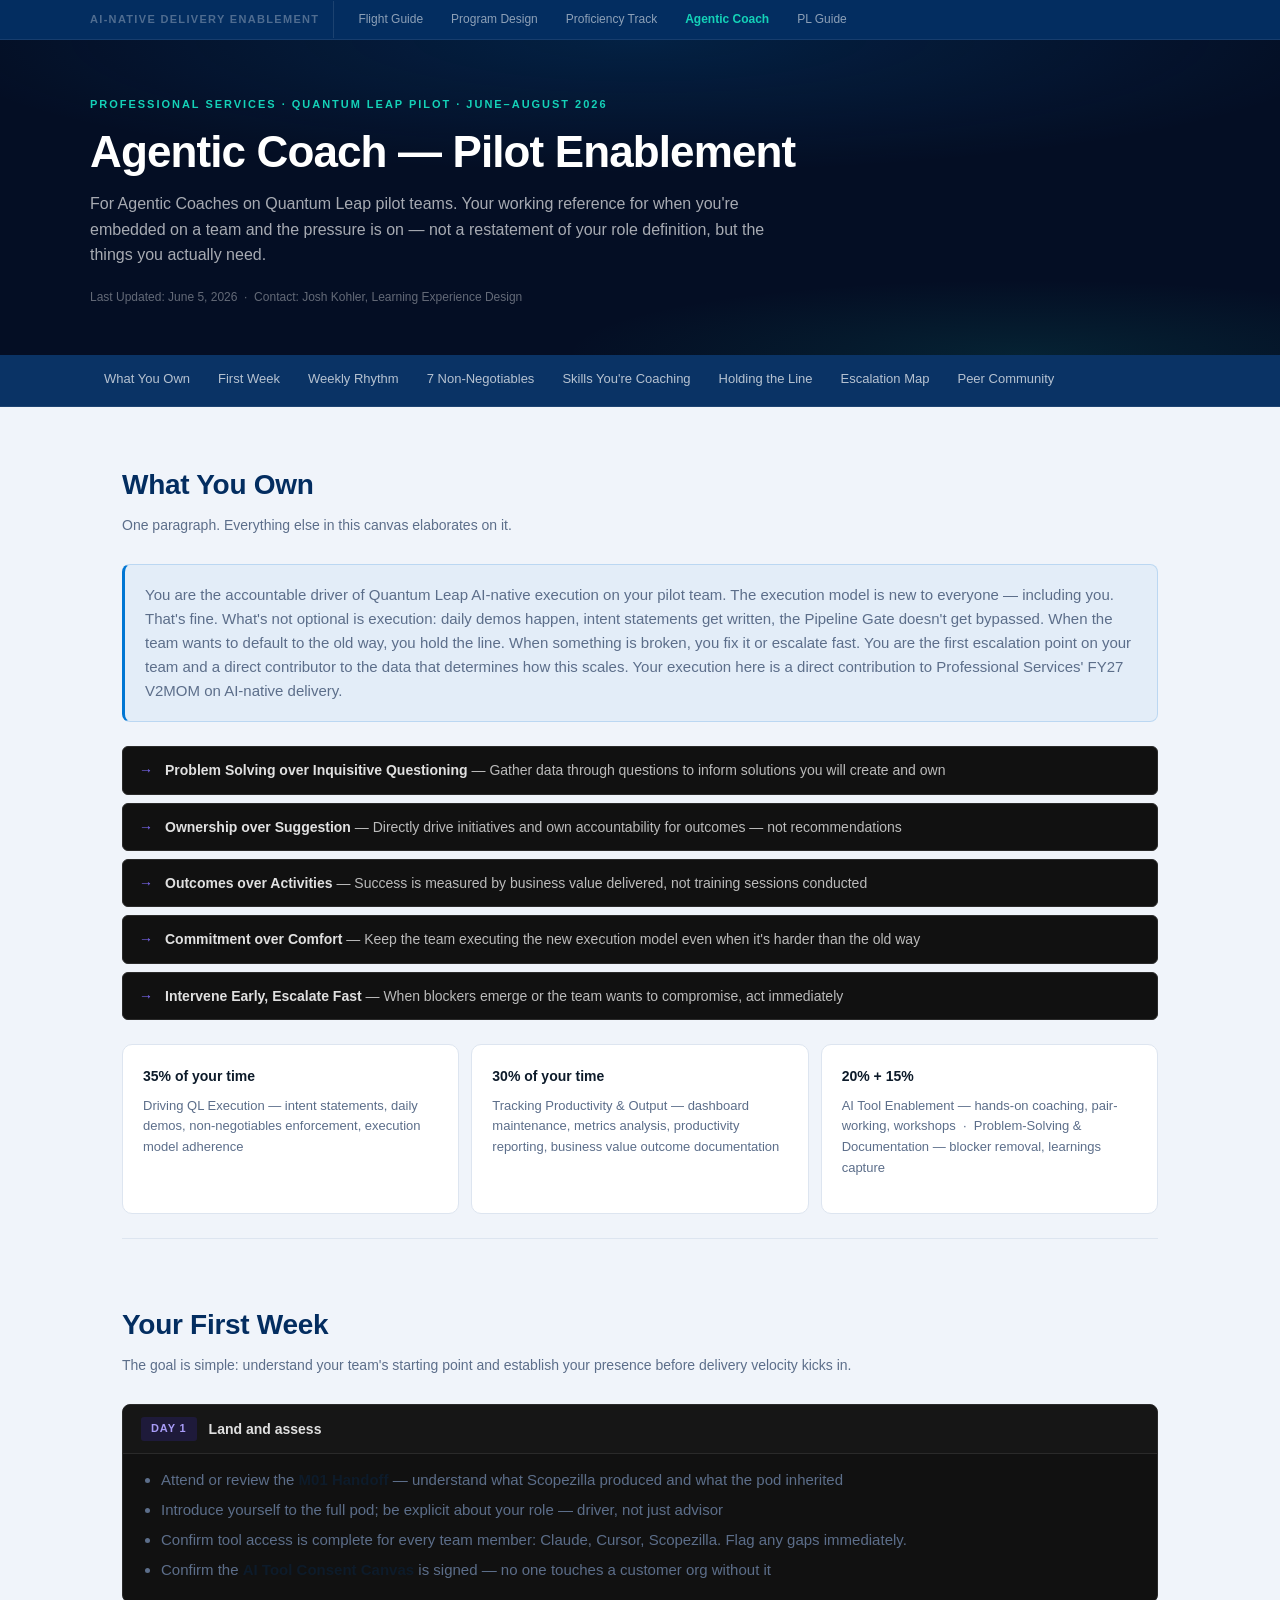
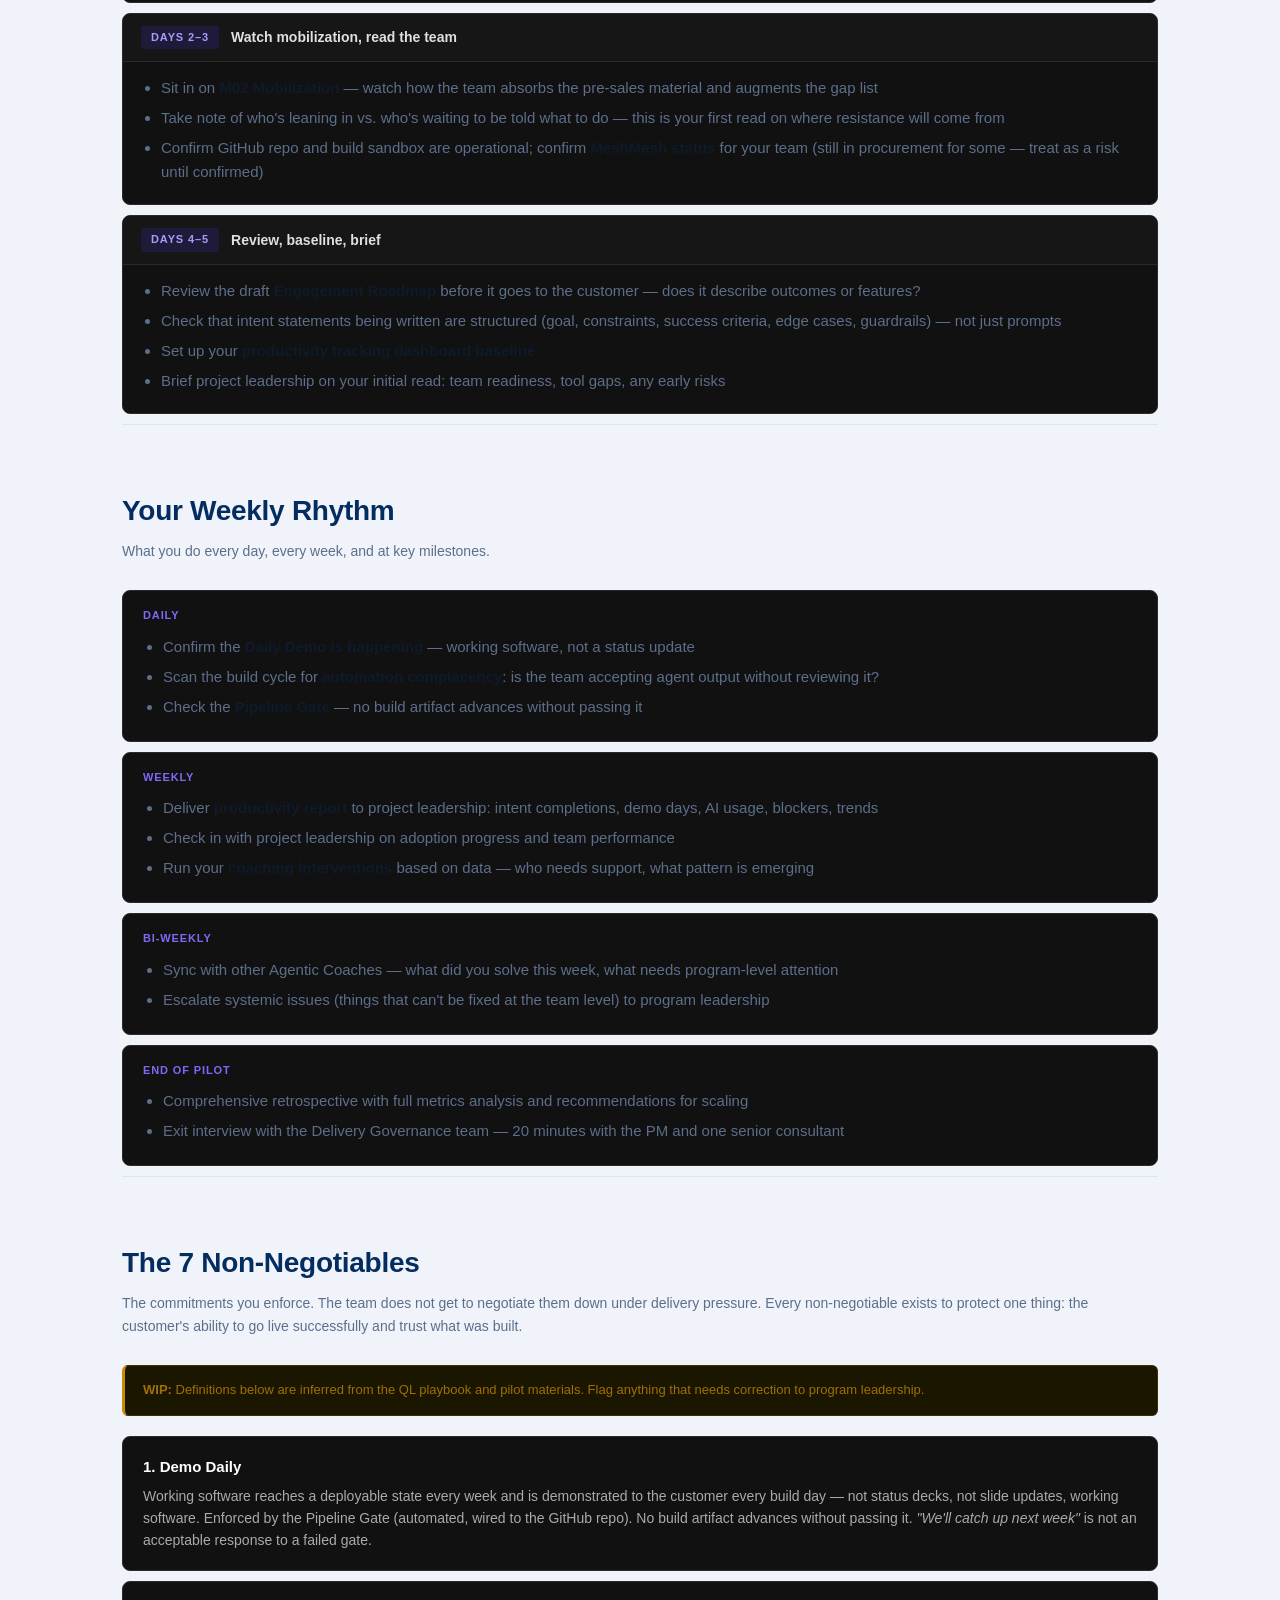
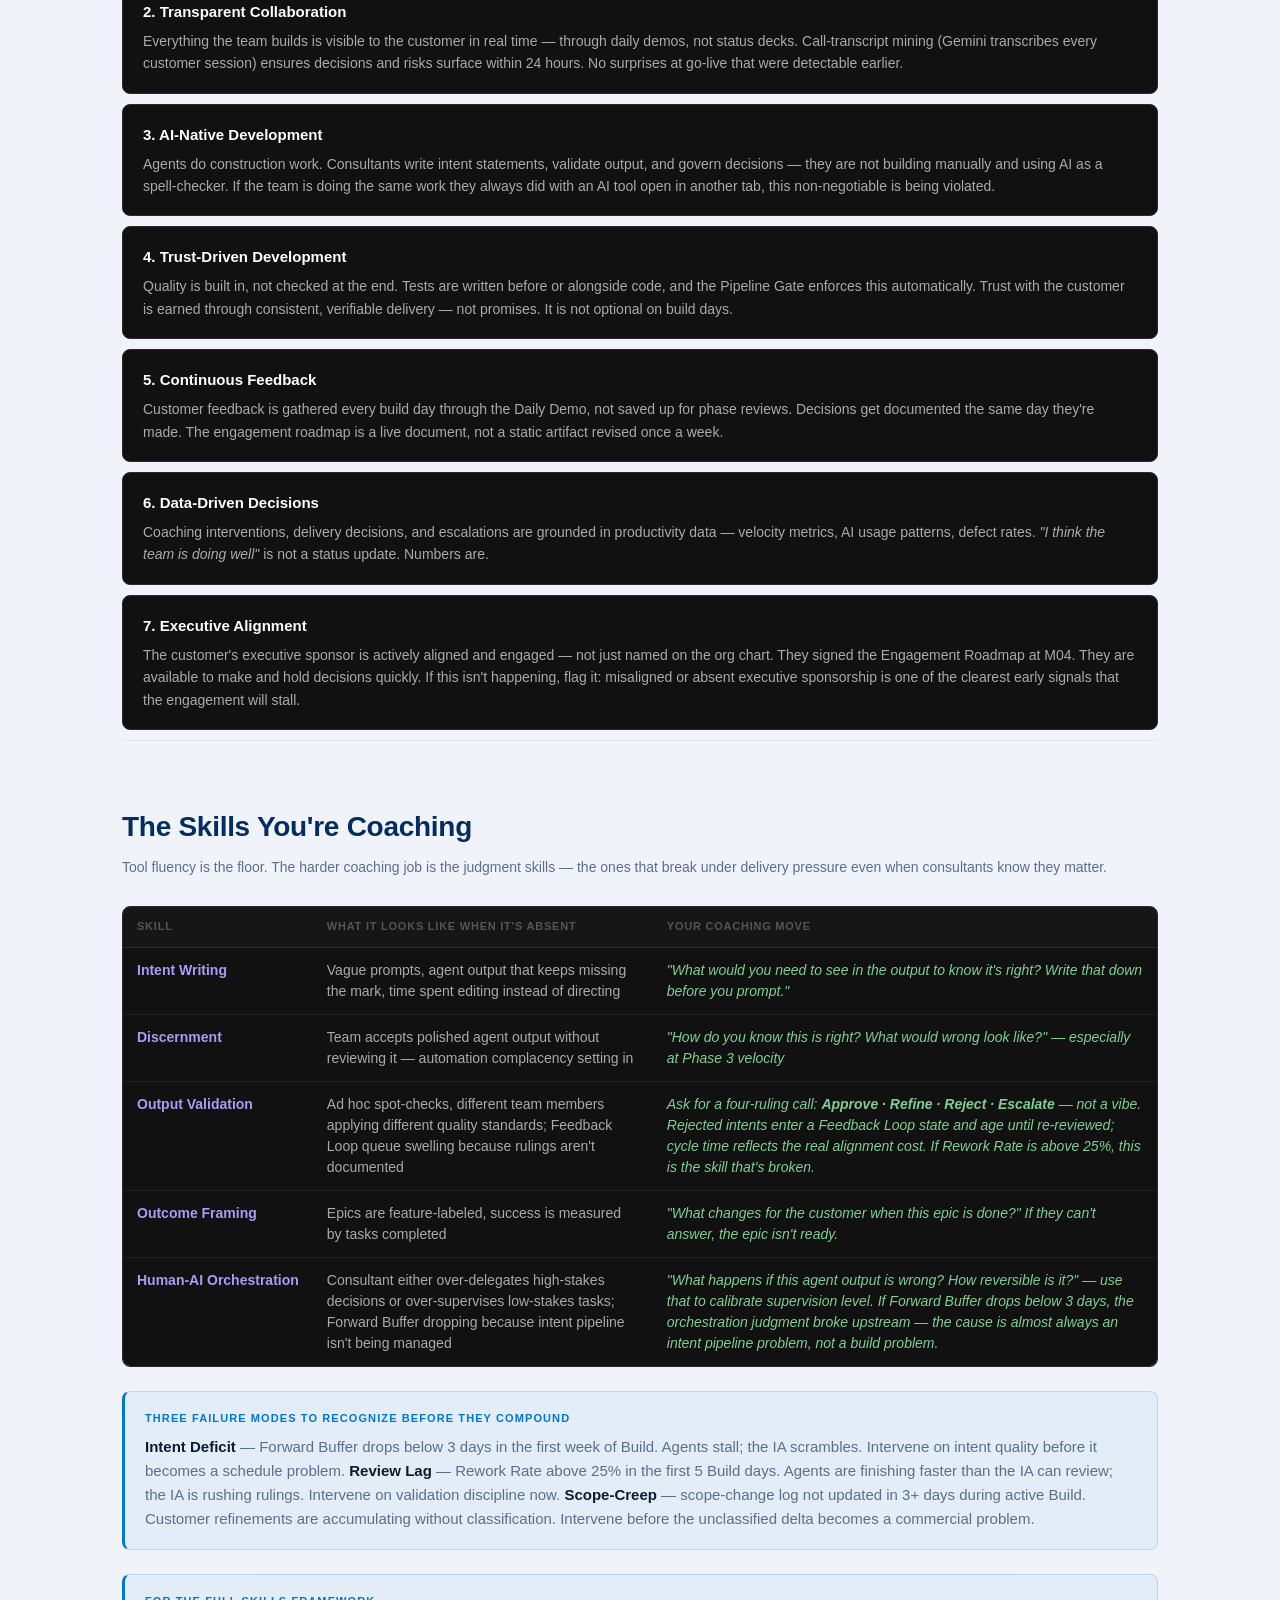
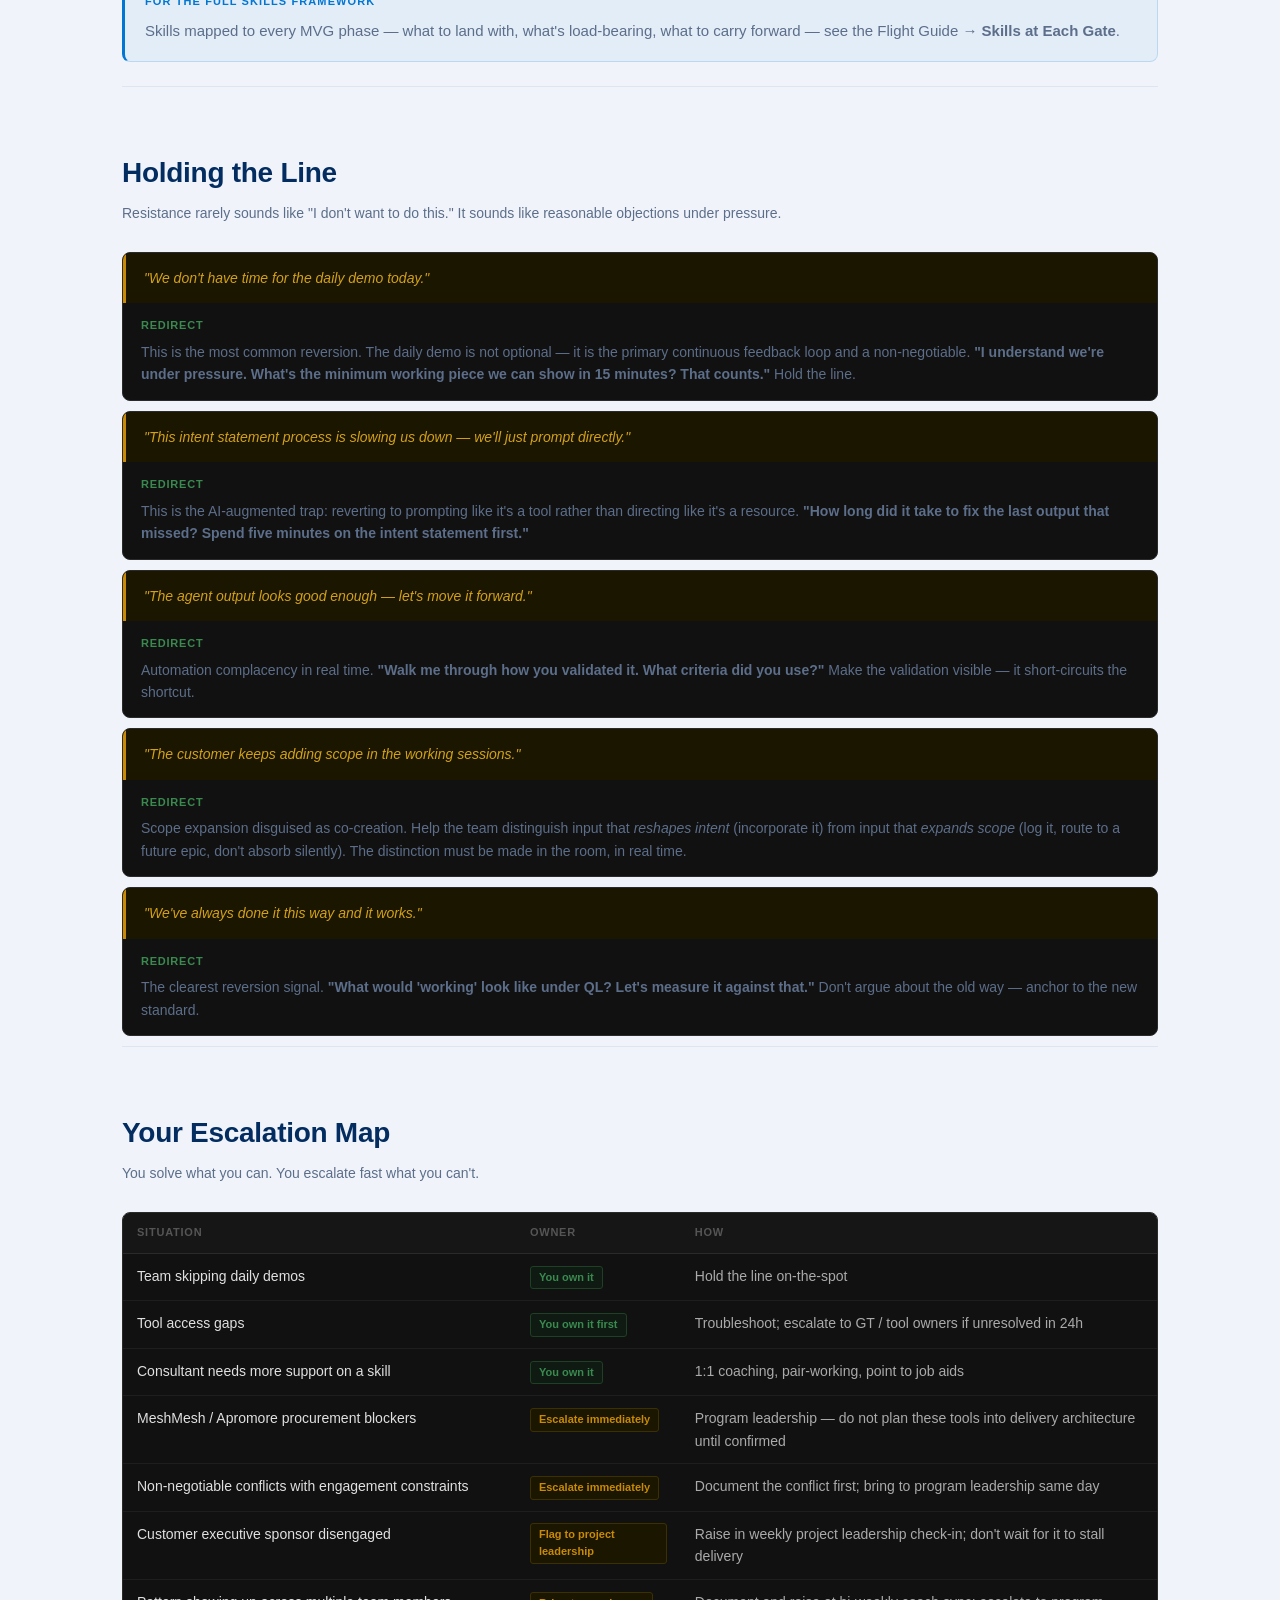
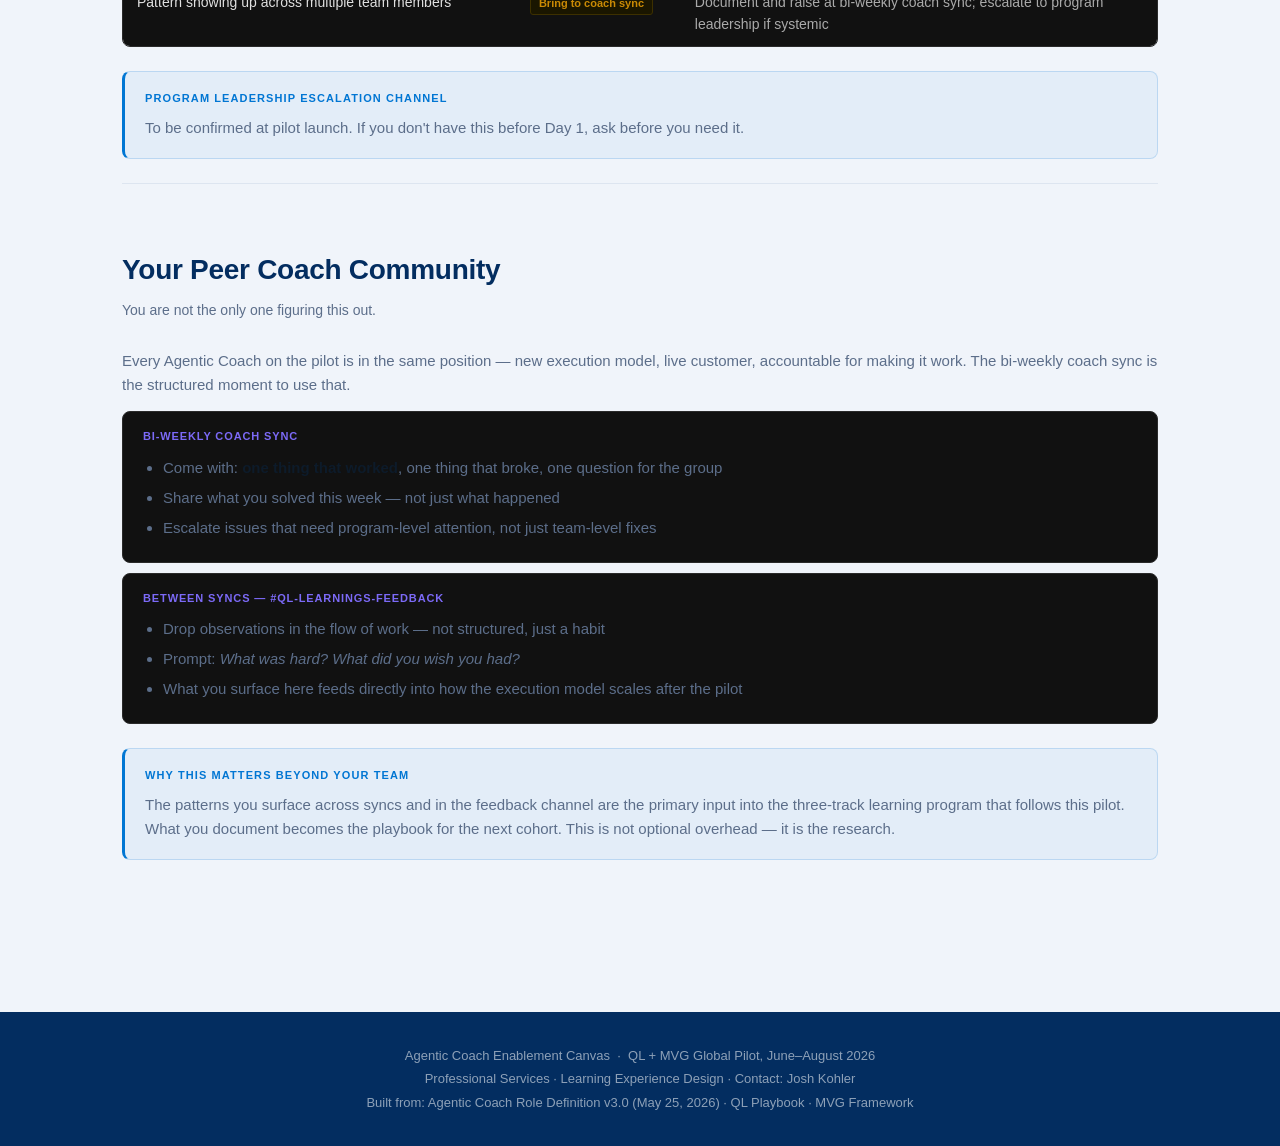
<file: agentic-coach.html>
<!DOCTYPE html>
<html lang="en">
<head>
  <meta charset="UTF-8">
  <meta name="viewport" content="width=device-width, initial-scale=1.0">
  <title>Agentic Coach — Pilot Enablement</title>
  <link rel="stylesheet" href="style.css">
  <style>
    /* Page-specific additions */
    .day-card {
      background: #111;
      border: 1px solid #2a2a2a;
      border-radius: 8px;
      margin-bottom: 10px;
      overflow: hidden;
    }
    .day-header {
      background: #161616;
      border-bottom: 1px solid #2a2a2a;
      padding: 12px 18px;
      display: flex;
      align-items: center;
      gap: 12px;
    }
    .day-tag {
      font-size: 11px;
      font-weight: 700;
      text-transform: uppercase;
      letter-spacing: 0.08em;
      background: #1e1a3a;
      color: #a89cf7;
      padding: 3px 10px;
      border-radius: 3px;
    }
    .day-title {
      font-size: 14px;
      font-weight: 600;
      color: #e0e0e0;
    }
    .day-body {
      padding: 14px 18px;
    }
    .day-body ul { margin-bottom: 0; }

    .rhythm-block {
      background: #111;
      border: 1px solid #2a2a2a;
      border-radius: 8px;
      margin-bottom: 10px;
      padding: 16px 20px;
    }
    .rhythm-label {
      font-size: 11px;
      font-weight: 700;
      text-transform: uppercase;
      letter-spacing: 0.08em;
      color: #7c6af7;
      margin-bottom: 10px;
    }
    .rhythm-block ul { margin-bottom: 0; }

    .nonneg-card {
      background: #111;
      border: 1px solid #2a2a2a;
      border-radius: 8px;
      margin-bottom: 10px;
      padding: 18px 20px;
    }
    .nonneg-title {
      font-size: 15px;
      font-weight: 700;
      color: #fff;
      margin-bottom: 6px;
    }
    .nonneg-body {
      font-size: 14px;
      color: #aaa;
      line-height: 1.6;
      margin-bottom: 0;
    }

    .resistance-card {
      background: #111;
      border: 1px solid #2a2a2a;
      border-radius: 8px;
      margin-bottom: 10px;
      overflow: hidden;
    }
    .resistance-quote {
      background: #1a1600;
      border-left: 3px solid #ca8a04;
      padding: 14px 18px;
      font-size: 14px;
      font-style: italic;
      color: #d4a017;
    }
    .resistance-redirect {
      padding: 14px 18px;
    }
    .resistance-redirect-label {
      font-size: 11px;
      font-weight: 700;
      text-transform: uppercase;
      letter-spacing: 0.07em;
      color: #3a8a50;
      margin-bottom: 6px;
    }
    .resistance-redirect p {
      margin-bottom: 0;
      font-size: 14px;
    }

    .escalation-table {
      width: 100%;
      border-collapse: collapse;
      font-size: 14px;
      background: #111;
    }
    .escalation-table-wrap {
      border: 1px solid #2a2a2a;
      border-radius: 8px;
      overflow: hidden;
      margin: 16px 0;
    }
    .escalation-table thead tr { background: #161616; }
    .escalation-table th {
      text-align: left;
      padding: 11px 14px;
      font-size: 11px;
      font-weight: 700;
      text-transform: uppercase;
      letter-spacing: 0.07em;
      color: #555;
      border-bottom: 1px solid #2a2a2a;
    }
    .escalation-table td {
      padding: 11px 14px;
      border-bottom: 1px solid #1e1e1e;
      vertical-align: top;
      color: #aaa;
    }
    .escalation-table tbody tr:last-child td { border-bottom: none; }
    .escalation-table td:first-child { color: #e0e0e0; font-weight: 500; width: 38%; }
    .own-badge {
      display: inline-block;
      font-size: 11px;
      font-weight: 700;
      background: #0f1a12;
      color: #3a8a50;
      border: 1px solid #1e4025;
      padding: 2px 8px;
      border-radius: 3px;
    }
    .escalate-badge {
      display: inline-block;
      font-size: 11px;
      font-weight: 700;
      background: #1a1600;
      color: #ca8a04;
      border: 1px solid #3d3000;
      padding: 2px 8px;
      border-radius: 3px;
    }

    .inferred-notice {
      background: #1a1600;
      border: 1px solid #3d3000;
      border-left: 3px solid #ca8a04;
      border-radius: 6px;
      padding: 14px 18px;
      margin-bottom: 20px;
      font-size: 13px;
      color: #a07000;
    }

    .skills-coaching-table {
      width: 100%;
      border-collapse: collapse;
      font-size: 14px;
      background: #111;
    }
    .skills-coaching-wrap {
      border: 1px solid #2a2a2a;
      border-radius: 8px;
      overflow: hidden;
      margin: 16px 0;
    }
    .skills-coaching-table thead tr { background: #161616; }
    .skills-coaching-table th {
      text-align: left;
      padding: 11px 14px;
      font-size: 11px;
      font-weight: 700;
      text-transform: uppercase;
      letter-spacing: 0.07em;
      color: #555;
      border-bottom: 1px solid #2a2a2a;
    }
    .skills-coaching-table td {
      padding: 12px 14px;
      border-bottom: 1px solid #1e1e1e;
      vertical-align: top;
      color: #aaa;
      line-height: 1.5;
    }
    .skills-coaching-table tbody tr:last-child td { border-bottom: none; }
    .skills-coaching-table td:first-child {
      color: #a89cf7;
      font-weight: 700;
      white-space: nowrap;
      width: 160px;
    }
    .skills-coaching-table td:nth-child(3) {
      color: #7ecf91;
      font-style: italic;
    }

    .philosophy-list {
      margin: 20px 0 0;
      display: flex;
      flex-direction: column;
      gap: 8px;
    }
    .philosophy-item {
      background: #111;
      border: 1px solid #2a2a2a;
      border-radius: 6px;
      padding: 12px 16px;
      display: flex;
      gap: 12px;
      align-items: baseline;
    }
    .philosophy-arrow {
      color: #7c6af7;
      font-weight: 700;
      font-size: 14px;
      flex-shrink: 0;
    }
    .philosophy-text {
      font-size: 14px;
      color: #bbb;
      line-height: 1.5;
    }
    .philosophy-text strong {
      color: #e0e0e0;
    }
  </style>
</head>
<body>

<div class="site-nav">
  <div class="site-nav-inner">
    <span class="site-nav-label">AI-Native Delivery Enablement</span>
    <a href="index.html">Flight Guide</a>
    <a href="proficiency-overview.html">Program Design</a>
    <a href="proficiency-track.html">Proficiency Track</a>
    <a href="agentic-coach.html" class="current">Agentic Coach</a>
    <a href="pl-guide.html">PL Guide</a>
  </div>
</div>

  <header>
    <div class="header-inner">
      <div class="header-label">Professional Services · Quantum Leap Pilot · June–August 2026</div>
      <h1>Agentic Coach — Pilot Enablement</h1>
      <p class="header-sub">For Agentic Coaches on Quantum Leap pilot teams. Your working reference for when you're embedded on a team and the pressure is on — not a restatement of your role definition, but the things you actually need.</p>
      <div class="header-meta">Last Updated: June 5, 2026 &nbsp;·&nbsp; Contact: Josh Kohler, Learning Experience Design</div>
    </div>
  </header>

  <nav>
    <div class="nav-inner">
      <a href="#what-you-own">What You Own</a>
      <a href="#first-week">First Week</a>
      <a href="#rhythm">Weekly Rhythm</a>
      <a href="#nonneg">7 Non-Negotiables</a>
      <a href="#skills">Skills You're Coaching</a>
      <a href="#resistance">Holding the Line</a>
      <a href="#escalation">Escalation Map</a>
      <a href="#community">Peer Community</a>
    </div>
  </nav>

  <main>

    <!-- WHAT YOU OWN -->
    <section id="what-you-own">
      <h2>What You Own</h2>
      <p class="section-sub">One paragraph. Everything else in this canvas elaborates on it.</p>
      <div class="callout">
        <p>You are the accountable driver of Quantum Leap AI-native execution on your pilot team. The execution model is new to everyone — including you. That's fine. What's not optional is execution: daily demos happen, intent statements get written, the Pipeline Gate doesn't get bypassed. When the team wants to default to the old way, you hold the line. When something is broken, you fix it or escalate fast. You are the first escalation point on your team and a direct contributor to the data that determines how this scales. Your execution here is a direct contribution to Professional Services' FY27 V2MOM on AI-native delivery.</p>
      </div>

      <div class="philosophy-list">
        <div class="philosophy-item">
          <span class="philosophy-arrow">→</span>
          <span class="philosophy-text"><strong>Problem Solving over Inquisitive Questioning</strong> — Gather data through questions to inform solutions you will create and own</span>
        </div>
        <div class="philosophy-item">
          <span class="philosophy-arrow">→</span>
          <span class="philosophy-text"><strong>Ownership over Suggestion</strong> — Directly drive initiatives and own accountability for outcomes — not recommendations</span>
        </div>
        <div class="philosophy-item">
          <span class="philosophy-arrow">→</span>
          <span class="philosophy-text"><strong>Outcomes over Activities</strong> — Success is measured by business value delivered, not training sessions conducted</span>
        </div>
        <div class="philosophy-item">
          <span class="philosophy-arrow">→</span>
          <span class="philosophy-text"><strong>Commitment over Comfort</strong> — Keep the team executing the new execution model even when it's harder than the old way</span>
        </div>
        <div class="philosophy-item">
          <span class="philosophy-arrow">→</span>
          <span class="philosophy-text"><strong>Intervene Early, Escalate Fast</strong> — When blockers emerge or the team wants to compromise, act immediately</span>
        </div>
      </div>
      <div class="three-col">
        <div class="col-card">
          <div class="col-label">35% of your time</div>
          <p>Driving QL Execution — intent statements, daily demos, non-negotiables enforcement, execution model adherence</p>
        </div>
        <div class="col-card">
          <div class="col-label">30% of your time</div>
          <p>Tracking Productivity &amp; Output — dashboard maintenance, metrics analysis, productivity reporting, business value outcome documentation</p>
        </div>
        <div class="col-card">
          <div class="col-label">20% + 15%</div>
          <p>AI Tool Enablement — hands-on coaching, pair-working, workshops &nbsp;·&nbsp; Problem-Solving &amp; Documentation — blocker removal, learnings capture</p>
        </div>
      </div>
    </section>

    <!-- FIRST WEEK -->
    <section id="first-week">
      <h2>Your First Week</h2>
      <p class="section-sub">The goal is simple: understand your team's starting point and establish your presence before delivery velocity kicks in.</p>

      <div class="day-card">
        <div class="day-header">
          <span class="day-tag">Day 1</span>
          <span class="day-title">Land and assess</span>
        </div>
        <div class="day-body">
          <ul>
            <li>Attend or review the <strong>M01 Handoff</strong> — understand what Scopezilla produced and what the pod inherited</li>
            <li>Introduce yourself to the full pod; be explicit about your role — driver, not just advisor</li>
            <li>Confirm tool access is complete for every team member: Claude, Cursor, Scopezilla. Flag any gaps immediately.</li>
            <li>Confirm the <strong>AI Tool Consent Canvas</strong> is signed — no one touches a customer org without it</li>
          </ul>
        </div>
      </div>

      <div class="day-card">
        <div class="day-header">
          <span class="day-tag">Days 2–3</span>
          <span class="day-title">Watch mobilization, read the team</span>
        </div>
        <div class="day-body">
          <ul>
            <li>Sit in on <strong>M02 Mobilization</strong> — watch how the team absorbs the pre-sales material and augments the gap list</li>
            <li>Take note of who's leaning in vs. who's waiting to be told what to do — this is your first read on where resistance will come from</li>
            <li>Confirm GitHub repo and build sandbox are operational; confirm <strong>MeshMesh status</strong> for your team (still in procurement for some — treat as a risk until confirmed)</li>
          </ul>
        </div>
      </div>

      <div class="day-card">
        <div class="day-header">
          <span class="day-tag">Days 4–5</span>
          <span class="day-title">Review, baseline, brief</span>
        </div>
        <div class="day-body">
          <ul>
            <li>Review the draft <strong>Engagement Roadmap</strong> before it goes to the customer — does it describe outcomes or features?</li>
            <li>Check that intent statements being written are structured (goal, constraints, success criteria, edge cases, guardrails) — not just prompts</li>
            <li>Set up your <strong>productivity tracking dashboard baseline</strong></li>
            <li>Brief project leadership on your initial read: team readiness, tool gaps, any early risks</li>
          </ul>
        </div>
      </div>
    </section>

    <!-- WEEKLY RHYTHM -->
    <section id="rhythm">
      <h2>Your Weekly Rhythm</h2>
      <p class="section-sub">What you do every day, every week, and at key milestones.</p>

      <div class="rhythm-block">
        <div class="rhythm-label">Daily</div>
        <ul>
          <li>Confirm the <strong>Daily Demo is happening</strong> — working software, not a status update</li>
          <li>Scan the build cycle for <strong>automation complacency</strong>: is the team accepting agent output without reviewing it?</li>
          <li>Check the <strong>Pipeline Gate</strong> — no build artifact advances without passing it</li>
        </ul>
      </div>

      <div class="rhythm-block">
        <div class="rhythm-label">Weekly</div>
        <ul>
          <li>Deliver <strong>productivity report</strong> to project leadership: intent completions, demo days, AI usage, blockers, trends</li>
          <li>Check in with project leadership on adoption progress and team performance</li>
          <li>Run your <strong>coaching interventions</strong> based on data — who needs support, what pattern is emerging</li>
        </ul>
      </div>

      <div class="rhythm-block">
        <div class="rhythm-label">Bi-weekly</div>
        <ul>
          <li>Sync with other Agentic Coaches — what did you solve this week, what needs program-level attention</li>
          <li>Escalate systemic issues (things that can't be fixed at the team level) to program leadership</li>
        </ul>
      </div>

      <div class="rhythm-block">
        <div class="rhythm-label">End of Pilot</div>
        <ul>
          <li>Comprehensive retrospective with full metrics analysis and recommendations for scaling</li>
          <li>Exit interview with the Delivery Governance team — 20 minutes with the PM and one senior consultant</li>
        </ul>
      </div>
    </section>

    <!-- 7 NON-NEGOTIABLES -->
    <section id="nonneg">
      <h2>The 7 Non-Negotiables</h2>
      <p class="section-sub">The commitments you enforce. The team does not get to negotiate them down under delivery pressure. Every non-negotiable exists to protect one thing: the customer's ability to go live successfully and trust what was built.</p>

      <div class="inferred-notice">
        <strong>WIP:</strong> Definitions below are inferred from the QL playbook and pilot materials. Flag anything that needs correction to program leadership.
      </div>

      <div class="nonneg-card">
        <div class="nonneg-title">1. Demo Daily</div>
        <p class="nonneg-body">Working software reaches a deployable state every week and is demonstrated to the customer every build day — not status decks, not slide updates, working software. Enforced by the Pipeline Gate (automated, wired to the GitHub repo). No build artifact advances without passing it. <em>"We'll catch up next week"</em> is not an acceptable response to a failed gate.</p>
      </div>

      <div class="nonneg-card">
        <div class="nonneg-title">2. Transparent Collaboration</div>
        <p class="nonneg-body">Everything the team builds is visible to the customer in real time — through daily demos, not status decks. Call-transcript mining (Gemini transcribes every customer session) ensures decisions and risks surface within 24 hours. No surprises at go-live that were detectable earlier.</p>
      </div>

      <div class="nonneg-card">
        <div class="nonneg-title">3. AI-Native Development</div>
        <p class="nonneg-body">Agents do construction work. Consultants write intent statements, validate output, and govern decisions — they are not building manually and using AI as a spell-checker. If the team is doing the same work they always did with an AI tool open in another tab, this non-negotiable is being violated.</p>
      </div>

      <div class="nonneg-card">
        <div class="nonneg-title">4. Trust-Driven Development</div>
        <p class="nonneg-body">Quality is built in, not checked at the end. Tests are written before or alongside code, and the Pipeline Gate enforces this automatically. Trust with the customer is earned through consistent, verifiable delivery — not promises. It is not optional on build days.</p>
      </div>

      <div class="nonneg-card">
        <div class="nonneg-title">5. Continuous Feedback</div>
        <p class="nonneg-body">Customer feedback is gathered every build day through the Daily Demo, not saved up for phase reviews. Decisions get documented the same day they're made. The engagement roadmap is a live document, not a static artifact revised once a week.</p>
      </div>

      <div class="nonneg-card">
        <div class="nonneg-title">6. Data-Driven Decisions</div>
        <p class="nonneg-body">Coaching interventions, delivery decisions, and escalations are grounded in productivity data — velocity metrics, AI usage patterns, defect rates. <em>"I think the team is doing well"</em> is not a status update. Numbers are.</p>
      </div>

      <div class="nonneg-card">
        <div class="nonneg-title">7. Executive Alignment</div>
        <p class="nonneg-body">The customer's executive sponsor is actively aligned and engaged — not just named on the org chart. They signed the Engagement Roadmap at M04. They are available to make and hold decisions quickly. If this isn't happening, flag it: misaligned or absent executive sponsorship is one of the clearest early signals that the engagement will stall.</p>
      </div>
    </section>

    <!-- SKILLS YOU'RE COACHING -->
    <section id="skills">
      <h2>The Skills You're Coaching</h2>
      <p class="section-sub">Tool fluency is the floor. The harder coaching job is the judgment skills — the ones that break under delivery pressure even when consultants know they matter.</p>

      <div class="skills-coaching-wrap">
        <table class="skills-coaching-table">
          <thead>
            <tr>
              <th>Skill</th>
              <th>What it looks like when it's absent</th>
              <th>Your coaching move</th>
            </tr>
          </thead>
          <tbody>
            <tr>
              <td>Intent Writing</td>
              <td>Vague prompts, agent output that keeps missing the mark, time spent editing instead of directing</td>
              <td>"What would you need to see in the output to know it's right? Write that down before you prompt."</td>
            </tr>
            <tr>
              <td>Discernment</td>
              <td>Team accepts polished agent output without reviewing it — automation complacency setting in</td>
              <td>"How do you know this is right? What would wrong look like?" — especially at Phase 3 velocity</td>
            </tr>
            <tr>
              <td>Output Validation</td>
              <td>Ad hoc spot-checks, different team members applying different quality standards; Feedback Loop queue swelling because rulings aren't documented</td>
              <td>Ask for a four-ruling call: <strong>Approve · Refine · Reject · Escalate</strong> — not a vibe. Rejected intents enter a Feedback Loop state and age until re-reviewed; cycle time reflects the real alignment cost. If Rework Rate is above 25%, this is the skill that's broken.</td>
            </tr>
            <tr>
              <td>Outcome Framing</td>
              <td>Epics are feature-labeled, success is measured by tasks completed</td>
              <td>"What changes for the customer when this epic is done?" If they can't answer, the epic isn't ready.</td>
            </tr>
            <tr>
              <td>Human-AI Orchestration</td>
              <td>Consultant either over-delegates high-stakes decisions or over-supervises low-stakes tasks; Forward Buffer dropping because intent pipeline isn't being managed</td>
              <td>"What happens if this agent output is wrong? How reversible is it?" — use that to calibrate supervision level. If Forward Buffer drops below 3 days, the orchestration judgment broke upstream — the cause is almost always an intent pipeline problem, not a build problem.</td>
            </tr>
          </tbody>
        </table>
      </div>

      <div class="callout">
        <div class="callout-title">Three failure modes to recognize before they compound</div>
        <p><strong style="color:var(--text);">Intent Deficit</strong> — Forward Buffer drops below 3 days in the first week of Build. Agents stall; the IA scrambles. Intervene on intent quality before it becomes a schedule problem. <strong style="color:var(--text);">Review Lag</strong> — Rework Rate above 25% in the first 5 Build days. Agents are finishing faster than the IA can review; the IA is rushing rulings. Intervene on validation discipline now. <strong style="color:var(--text);">Scope-Creep</strong> — scope-change log not updated in 3+ days during active Build. Customer refinements are accumulating without classification. Intervene before the unclassified delta becomes a commercial problem.</p>
      </div>

      <div class="callout">
        <div class="callout-title">For the full skills framework</div>
        <p>Skills mapped to every MVG phase — what to land with, what's load-bearing, what to carry forward — see the Flight Guide → <strong>Skills at Each Gate</strong>.</p>
      </div>
    </section>

    <!-- WHEN THEY RESIST -->
    <section id="resistance">
      <h2>Holding the Line</h2>
      <p class="section-sub">Resistance rarely sounds like "I don't want to do this." It sounds like reasonable objections under pressure.</p>

      <div class="resistance-card">
        <div class="resistance-quote">"We don't have time for the daily demo today."</div>
        <div class="resistance-redirect">
          <div class="resistance-redirect-label">Redirect</div>
          <p>This is the most common reversion. The daily demo is not optional — it is the primary continuous feedback loop and a non-negotiable. <strong>"I understand we're under pressure. What's the minimum working piece we can show in 15 minutes? That counts."</strong> Hold the line.</p>
        </div>
      </div>

      <div class="resistance-card">
        <div class="resistance-quote">"This intent statement process is slowing us down — we'll just prompt directly."</div>
        <div class="resistance-redirect">
          <div class="resistance-redirect-label">Redirect</div>
          <p>This is the AI-augmented trap: reverting to prompting like it's a tool rather than directing like it's a resource. <strong>"How long did it take to fix the last output that missed? Spend five minutes on the intent statement first."</strong></p>
        </div>
      </div>

      <div class="resistance-card">
        <div class="resistance-quote">"The agent output looks good enough — let's move it forward."</div>
        <div class="resistance-redirect">
          <div class="resistance-redirect-label">Redirect</div>
          <p>Automation complacency in real time. <strong>"Walk me through how you validated it. What criteria did you use?"</strong> Make the validation visible — it short-circuits the shortcut.</p>
        </div>
      </div>

      <div class="resistance-card">
        <div class="resistance-quote">"The customer keeps adding scope in the working sessions."</div>
        <div class="resistance-redirect">
          <div class="resistance-redirect-label">Redirect</div>
          <p>Scope expansion disguised as co-creation. Help the team distinguish input that <em>reshapes intent</em> (incorporate it) from input that <em>expands scope</em> (log it, route to a future epic, don't absorb silently). The distinction must be made in the room, in real time.</p>
        </div>
      </div>

      <div class="resistance-card">
        <div class="resistance-quote">"We've always done it this way and it works."</div>
        <div class="resistance-redirect">
          <div class="resistance-redirect-label">Redirect</div>
          <p>The clearest reversion signal. <strong>"What would 'working' look like under QL? Let's measure it against that."</strong> Don't argue about the old way — anchor to the new standard.</p>
        </div>
      </div>
    </section>

    <!-- ESCALATION MAP -->
    <section id="escalation">
      <h2>Your Escalation Map</h2>
      <p class="section-sub">You solve what you can. You escalate fast what you can't.</p>

      <div class="escalation-table-wrap">
        <table class="escalation-table">
          <thead>
            <tr>
              <th>Situation</th>
              <th>Owner</th>
              <th>How</th>
            </tr>
          </thead>
          <tbody>
            <tr>
              <td>Team skipping daily demos</td>
              <td><span class="own-badge">You own it</span></td>
              <td>Hold the line on-the-spot</td>
            </tr>
            <tr>
              <td>Tool access gaps</td>
              <td><span class="own-badge">You own it first</span></td>
              <td>Troubleshoot; escalate to GT / tool owners if unresolved in 24h</td>
            </tr>
            <tr>
              <td>Consultant needs more support on a skill</td>
              <td><span class="own-badge">You own it</span></td>
              <td>1:1 coaching, pair-working, point to job aids</td>
            </tr>
            <tr>
              <td>MeshMesh / Apromore procurement blockers</td>
              <td><span class="escalate-badge">Escalate immediately</span></td>
              <td>Program leadership — do not plan these tools into delivery architecture until confirmed</td>
            </tr>
            <tr>
              <td>Non-negotiable conflicts with engagement constraints</td>
              <td><span class="escalate-badge">Escalate immediately</span></td>
              <td>Document the conflict first; bring to program leadership same day</td>
            </tr>
            <tr>
              <td>Customer executive sponsor disengaged</td>
              <td><span class="escalate-badge">Flag to project leadership</span></td>
              <td>Raise in weekly project leadership check-in; don't wait for it to stall delivery</td>
            </tr>
            <tr>
              <td>Pattern showing up across multiple team members</td>
              <td><span class="escalate-badge">Bring to coach sync</span></td>
              <td>Document and raise at bi-weekly coach sync; escalate to program leadership if systemic</td>
            </tr>
          </tbody>
        </table>
      </div>

      <div class="callout">
        <div class="callout-title">Program leadership escalation channel</div>
        <p>To be confirmed at pilot launch. If you don't have this before Day 1, ask before you need it.</p>
      </div>
    </section>

    <!-- PEER COMMUNITY -->
    <section id="community">
      <h2>Your Peer Coach Community</h2>
      <p class="section-sub">You are not the only one figuring this out.</p>

      <p>Every Agentic Coach on the pilot is in the same position — new execution model, live customer, accountable for making it work. The bi-weekly coach sync is the structured moment to use that.</p>

      <div class="rhythm-block">
        <div class="rhythm-label">Bi-weekly Coach Sync</div>
        <ul>
          <li>Come with: <strong>one thing that worked</strong>, one thing that broke, one question for the group</li>
          <li>Share what you solved this week — not just what happened</li>
          <li>Escalate issues that need program-level attention, not just team-level fixes</li>
        </ul>
      </div>

      <div class="rhythm-block">
        <div class="rhythm-label">Between Syncs — #ql-learnings-feedback</div>
        <ul>
          <li>Drop observations in the flow of work — not structured, just a habit</li>
          <li>Prompt: <em>What was hard? What did you wish you had?</em></li>
          <li>What you surface here feeds directly into how the execution model scales after the pilot</li>
        </ul>
      </div>

      <div class="callout">
        <div class="callout-title">Why this matters beyond your team</div>
        <p>The patterns you surface across syncs and in the feedback channel are the primary input into the three-track learning program that follows this pilot. What you document becomes the playbook for the next cohort. This is not optional overhead — it is the research.</p>
      </div>

    </section>

  </main>

  <footer>
    <div class="footer-inner">
      Agentic Coach Enablement Canvas &nbsp;·&nbsp; QL + MVG Global Pilot, June–August 2026<br>
      Professional Services · Learning Experience Design · Contact: Josh Kohler<br>
      Built from: Agentic Coach Role Definition v3.0 (May 25, 2026) · QL Playbook · MVG Framework
    </div>
  </footer>

</body>
</html>
</file>
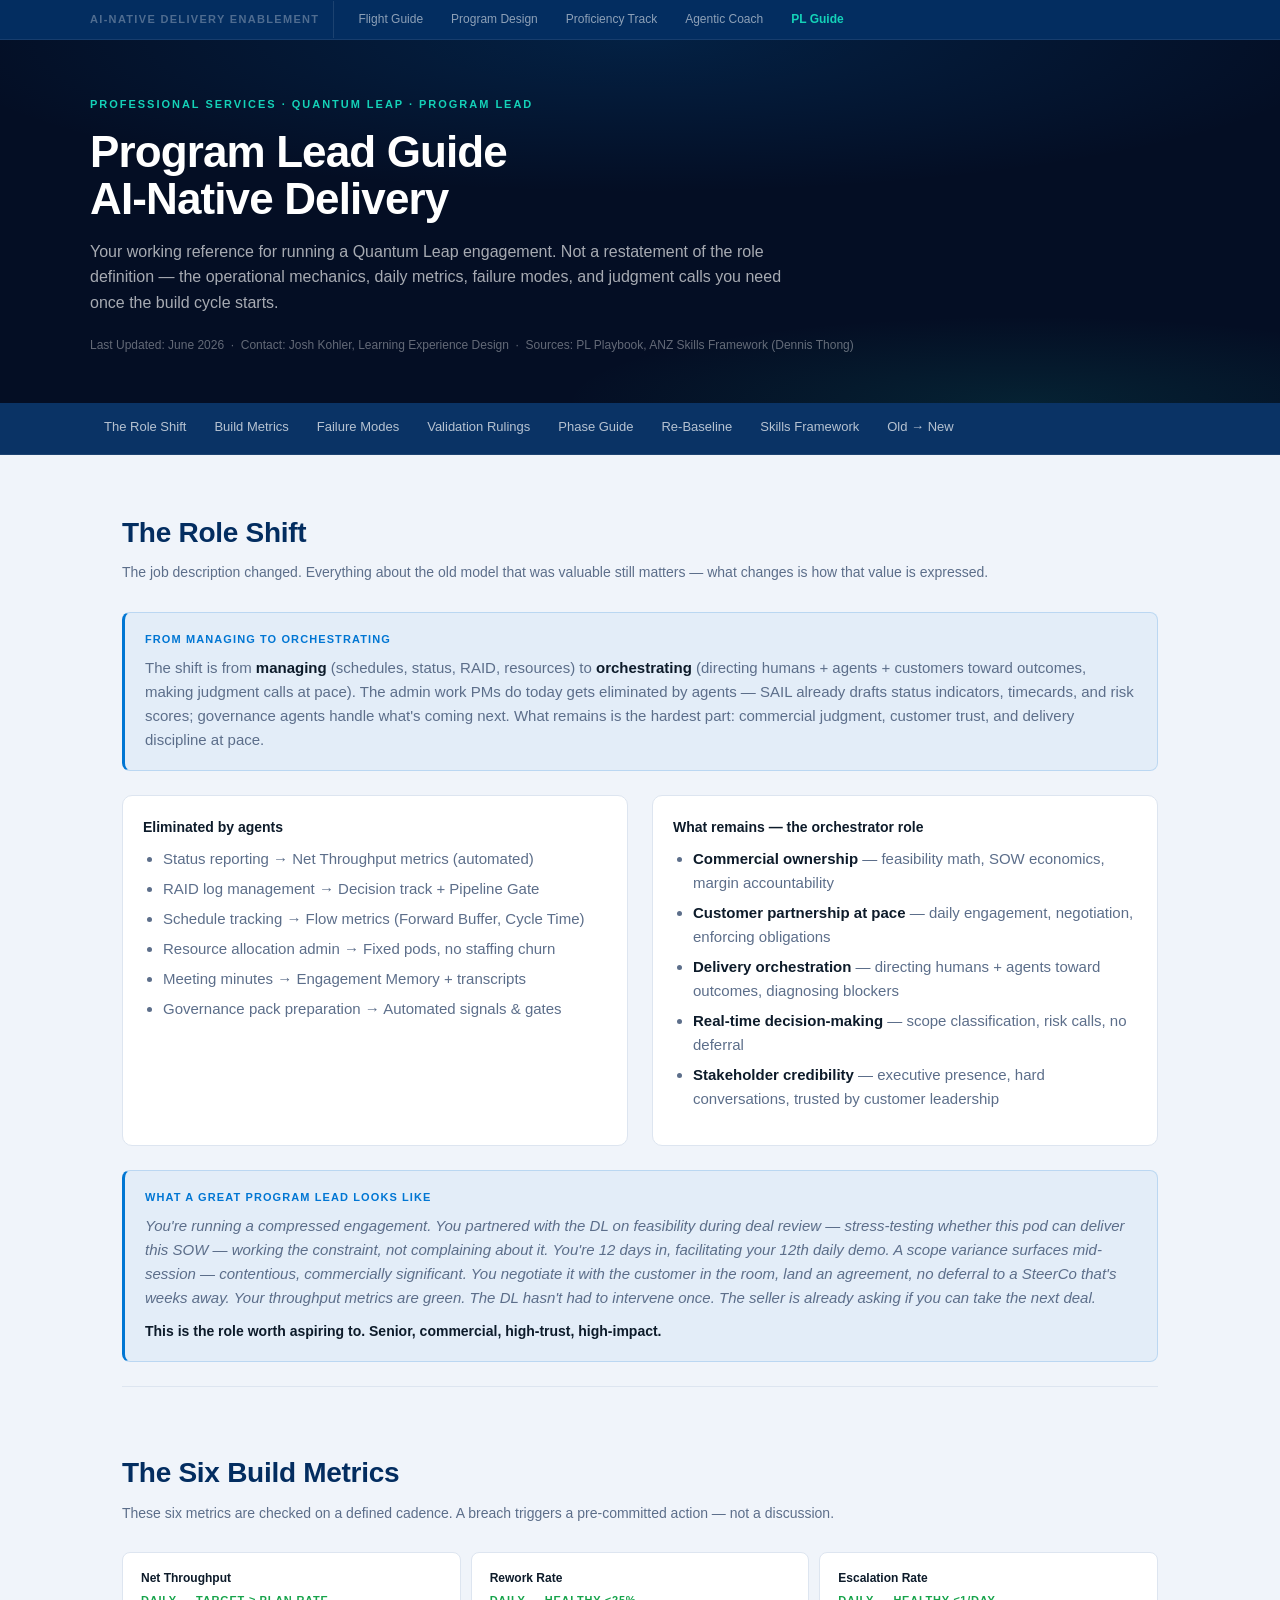
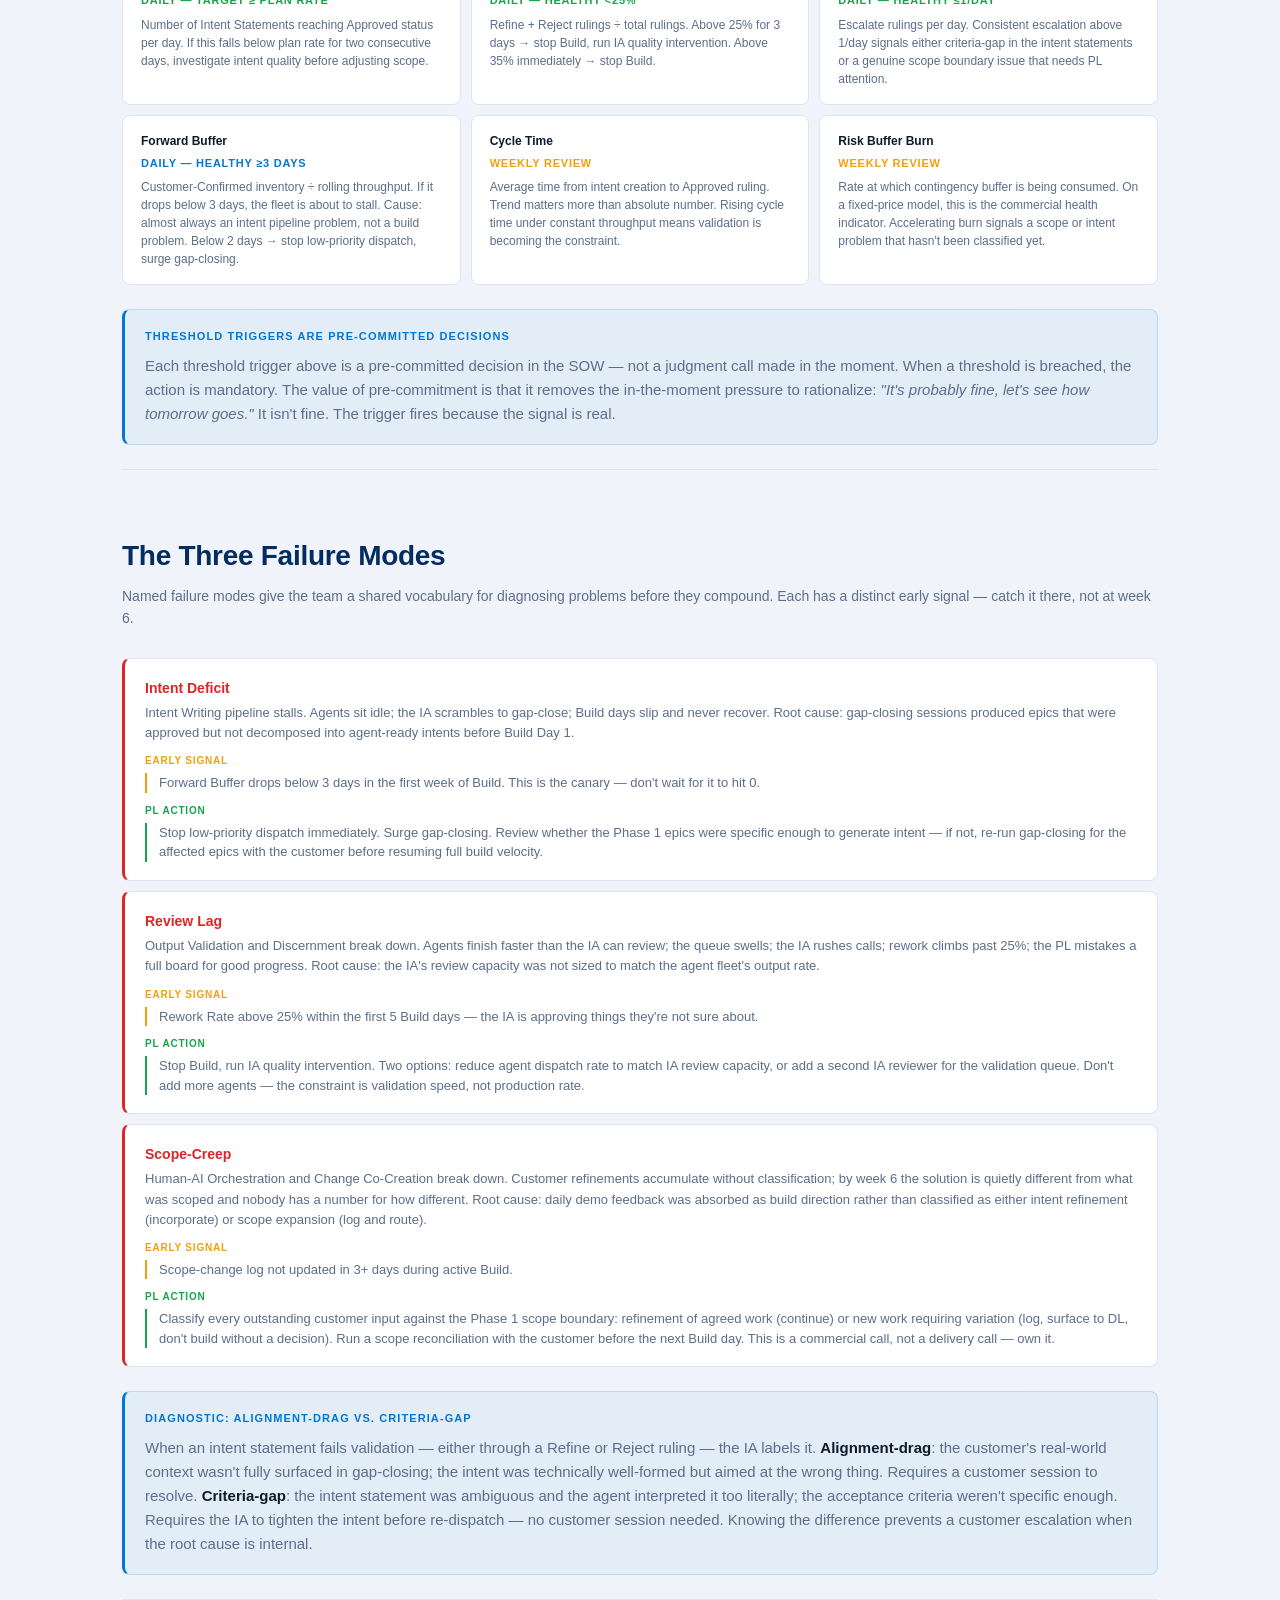
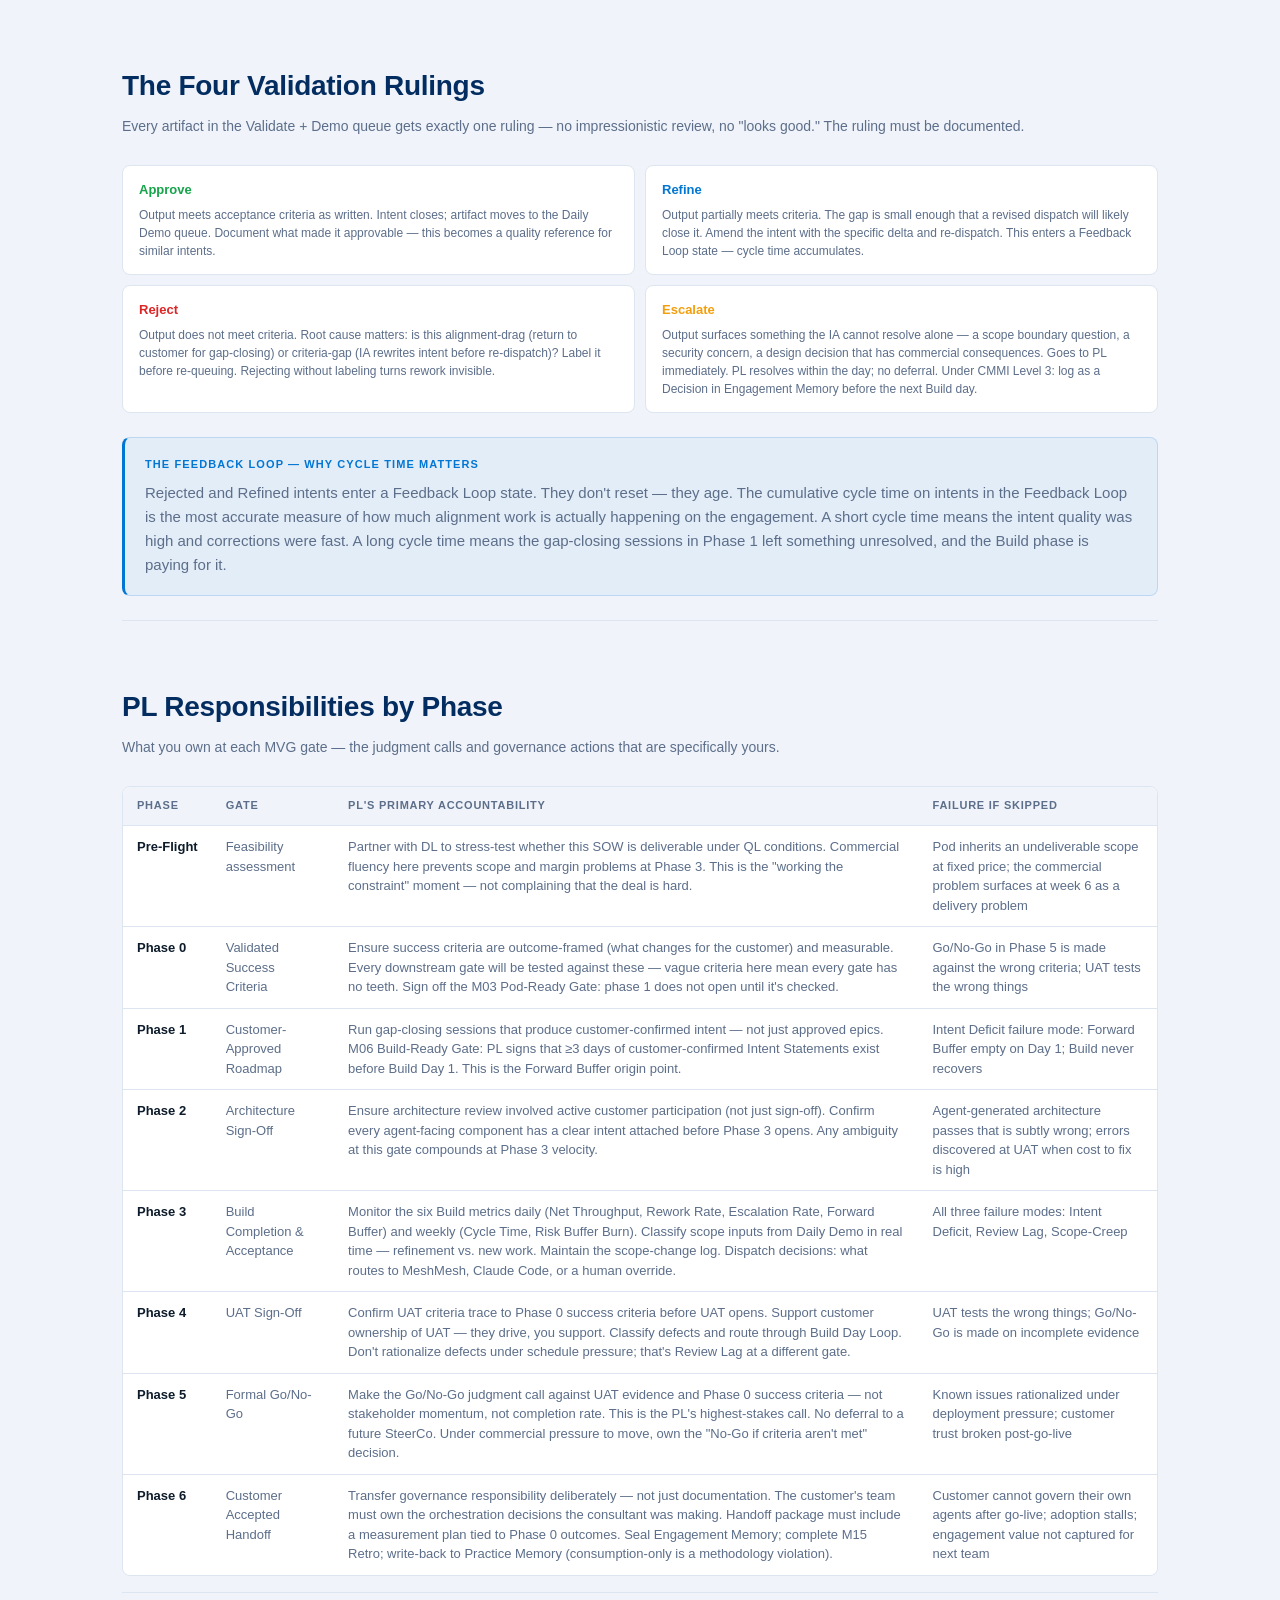
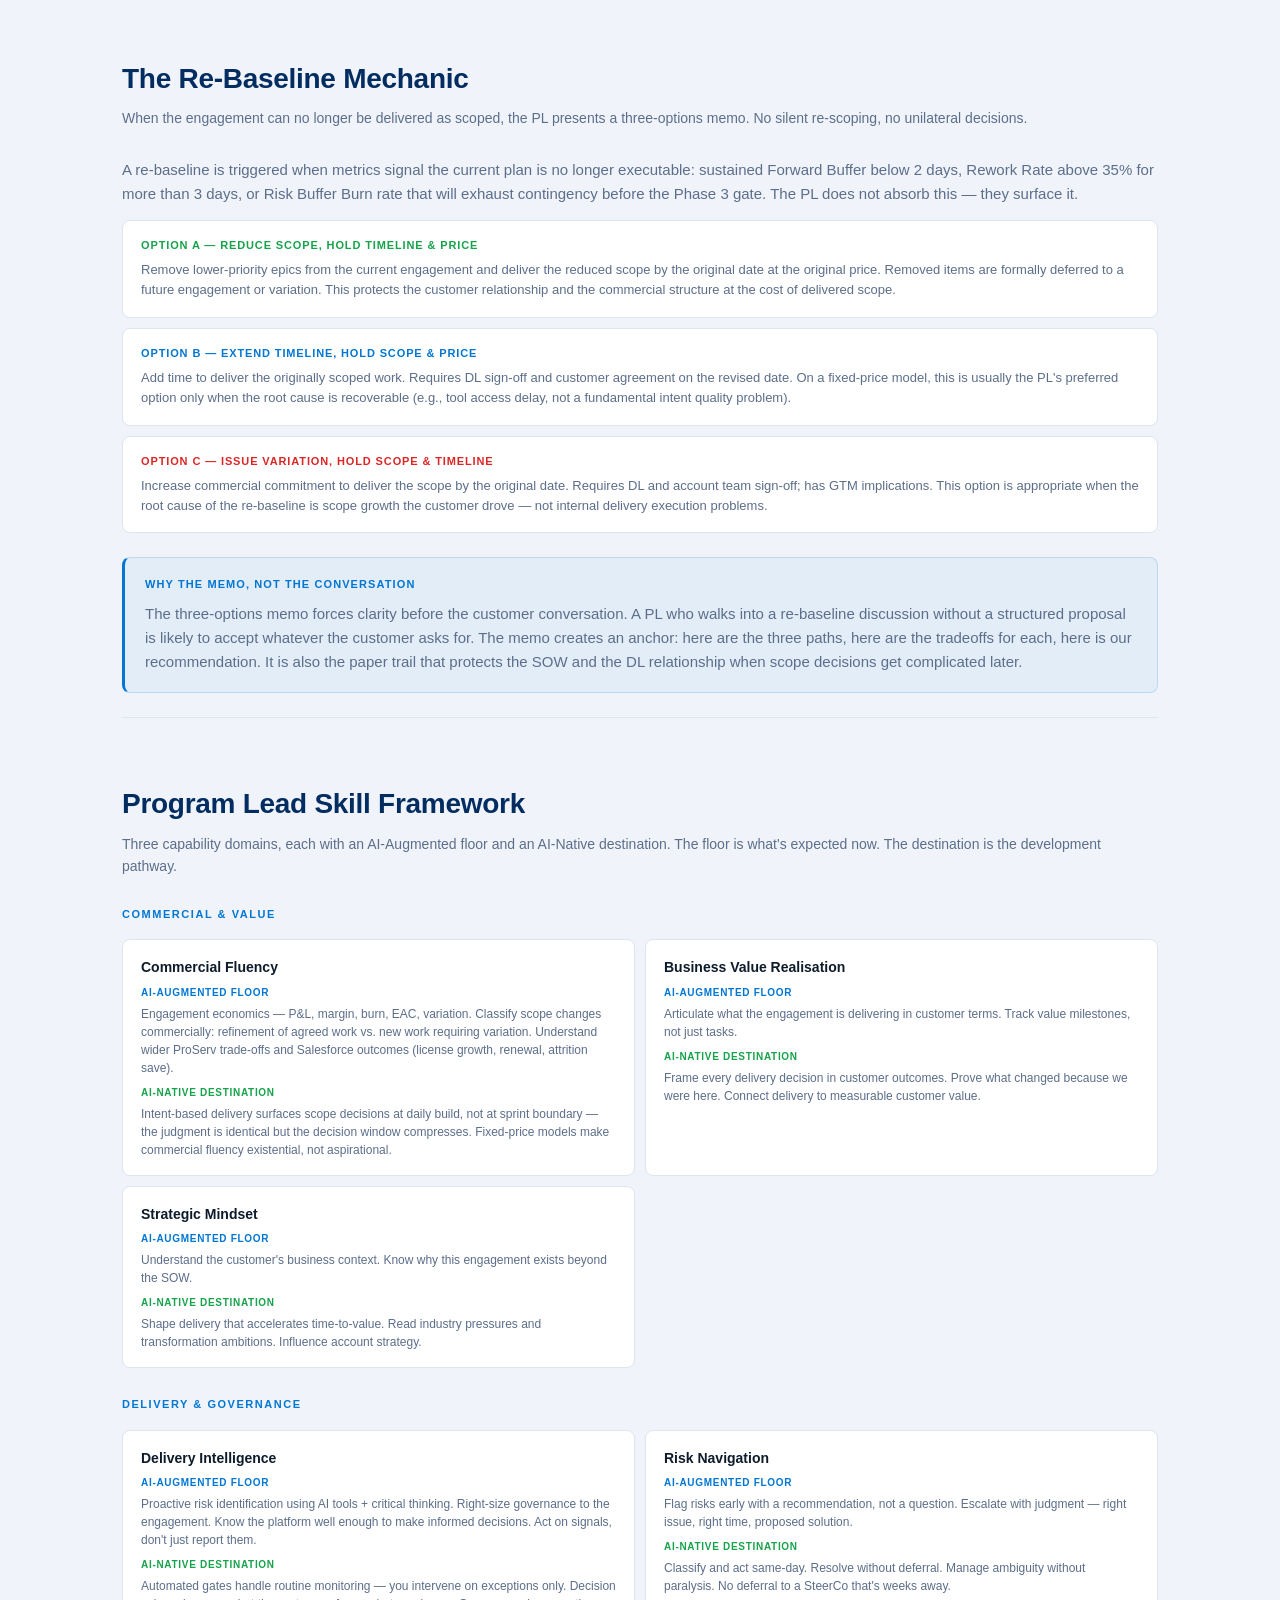
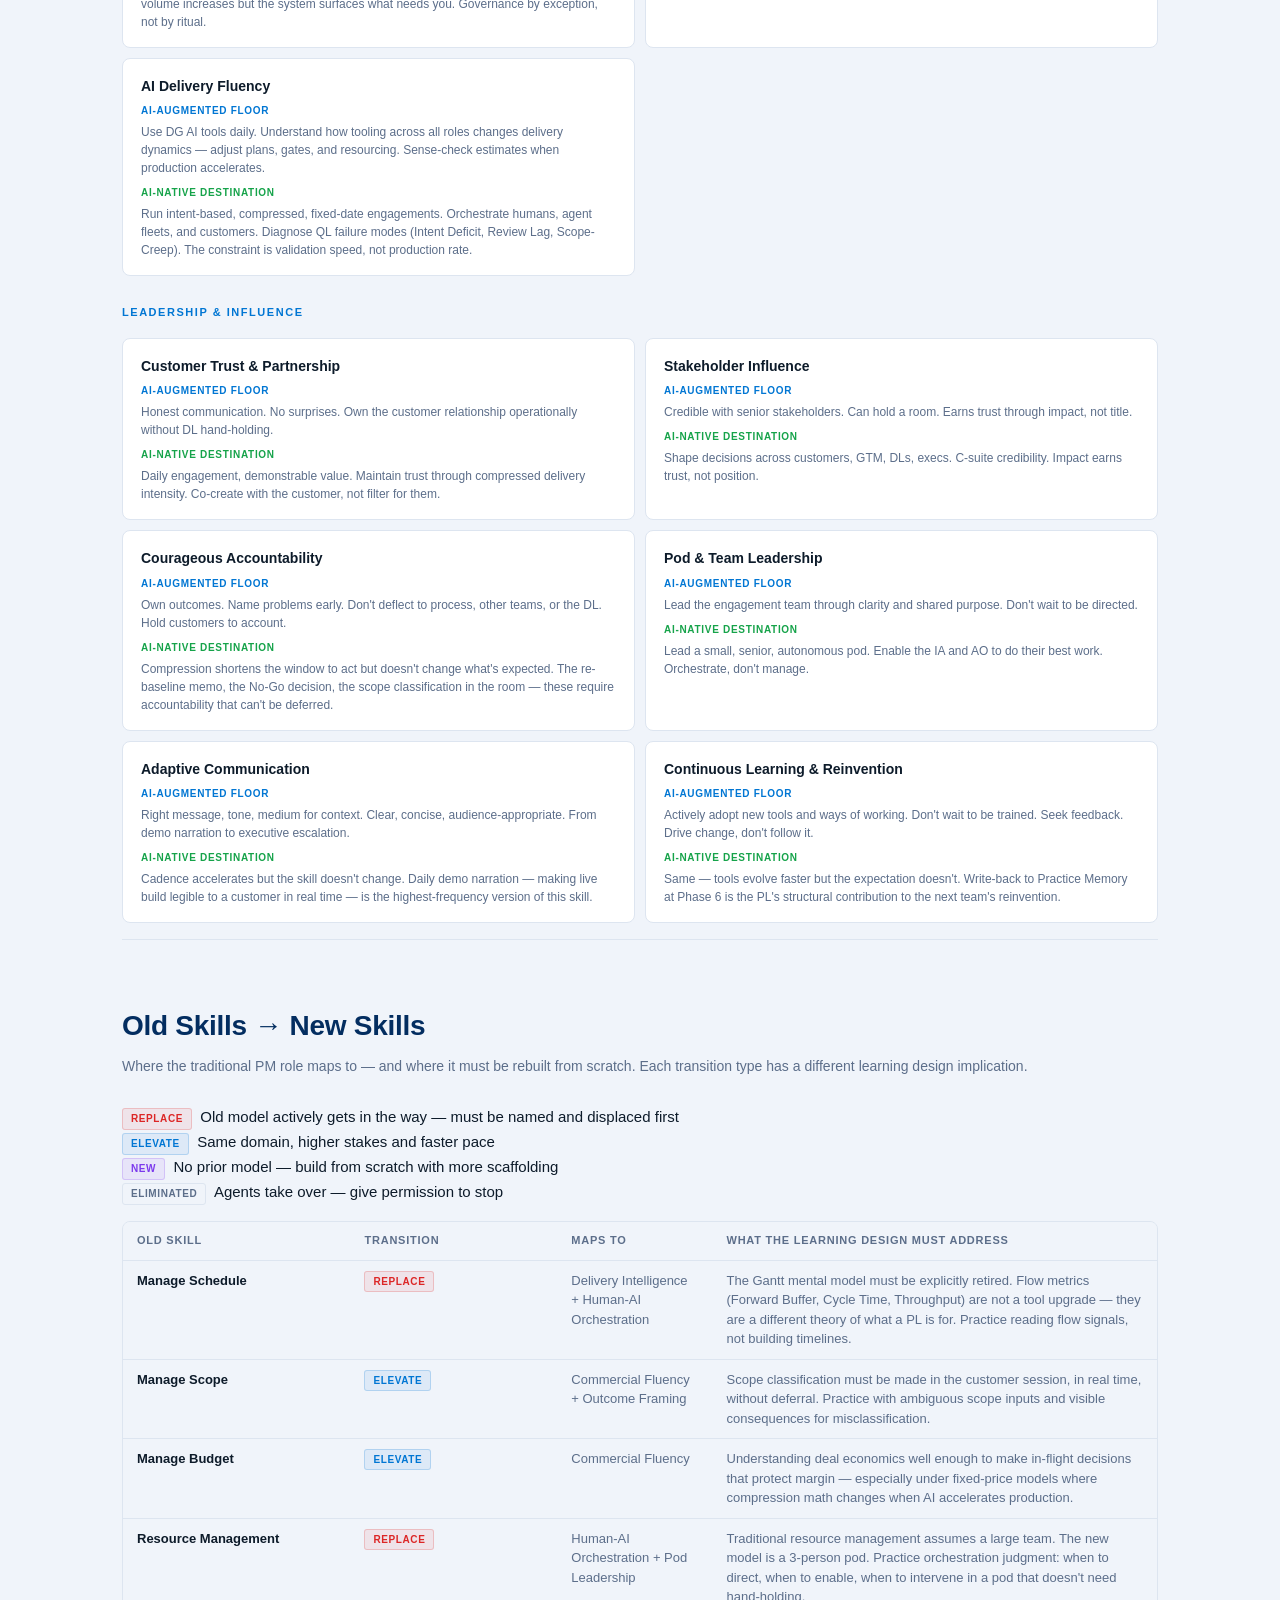
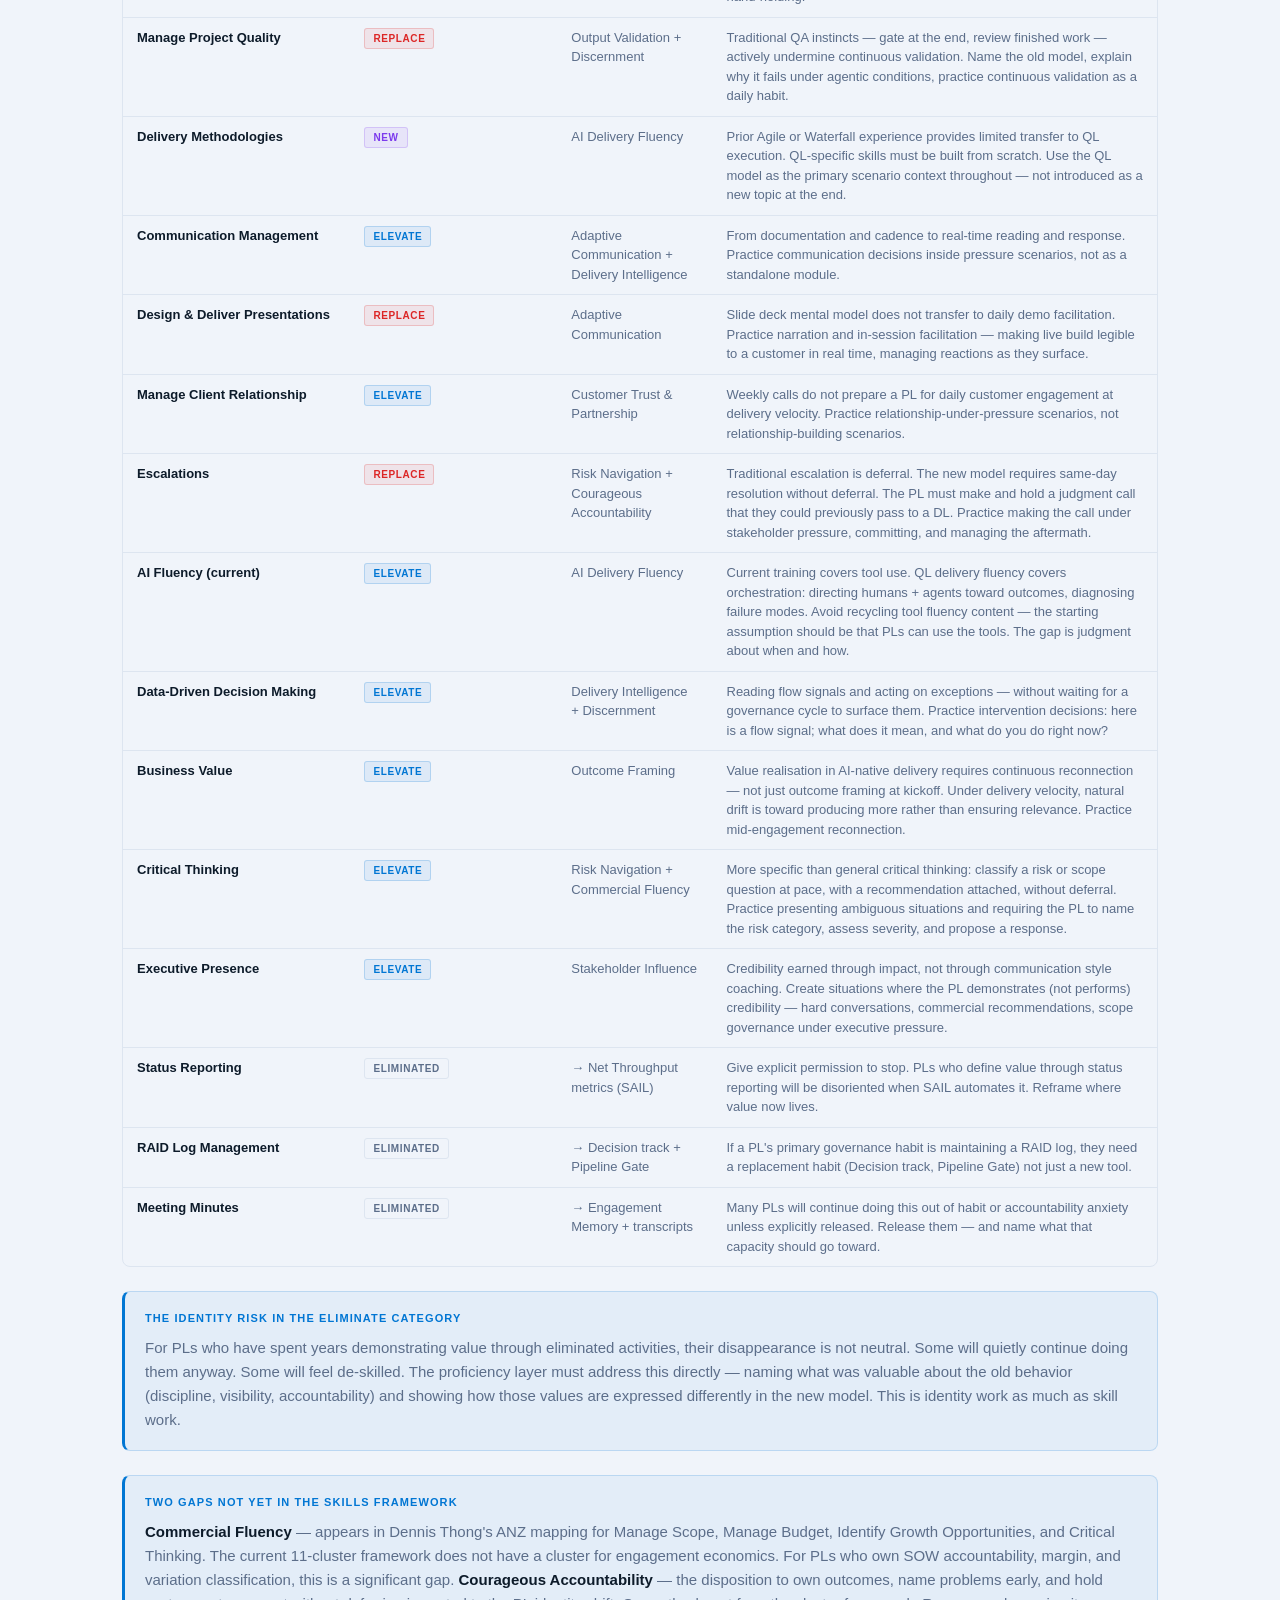
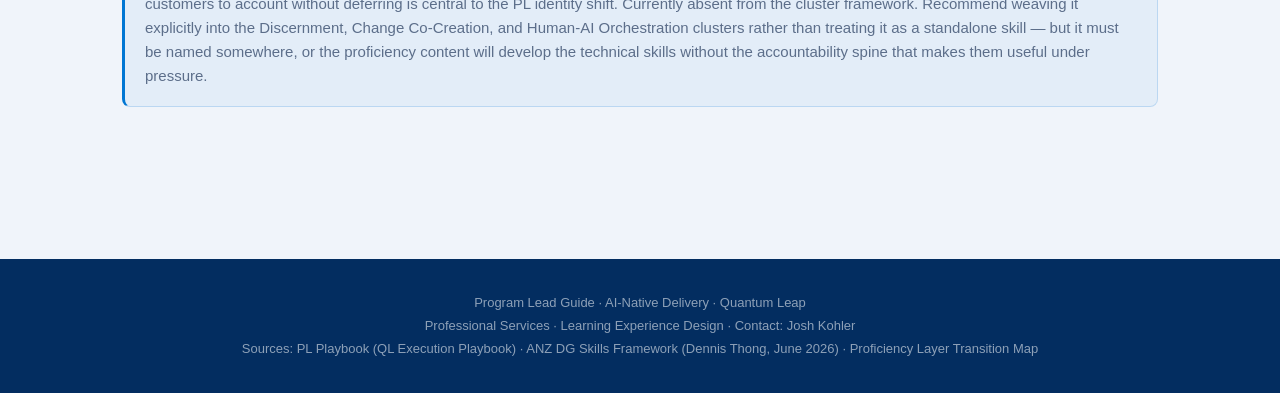
<file: pl-guide.html>
<!DOCTYPE html>
<html lang="en">
<head>
  <meta charset="UTF-8">
  <meta name="viewport" content="width=device-width, initial-scale=1.0">
  <title>Program Lead Guide — AI-Native Delivery</title>
  <link rel="stylesheet" href="style.css">
  <style>

    /* Metric cards */
    .metric-grid {
      display: grid;
      grid-template-columns: repeat(3, 1fr);
      gap: 10px;
      margin: 16px 0;
    }
    .metric-card {
      background: var(--card);
      border: 1px solid var(--border);
      border-radius: 8px;
      padding: 16px 18px;
    }
    .metric-name {
      font-size: 12px;
      font-weight: 700;
      color: var(--text);
      margin-bottom: 4px;
    }
    .metric-target {
      font-size: 11px;
      font-weight: 700;
      text-transform: uppercase;
      letter-spacing: 0.07em;
      margin-bottom: 6px;
    }
    .metric-target.green { color: var(--green); }
    .metric-target.blue  { color: var(--blue); }
    .metric-target.gold  { color: var(--gold); }
    .metric-target.red   { color: var(--red); }
    .metric-desc {
      font-size: 12px;
      color: var(--muted);
      line-height: 1.5;
    }

    /* Failure mode cards */
    .failure-card {
      background: var(--card);
      border: 1px solid var(--border);
      border-left: 3px solid var(--red);
      border-radius: 8px;
      padding: 18px 20px;
      margin-bottom: 10px;
    }
    .failure-name {
      font-size: 14px;
      font-weight: 700;
      color: var(--red);
      margin-bottom: 4px;
    }
    .failure-def {
      font-size: 13px;
      color: var(--muted);
      margin-bottom: 10px;
      line-height: 1.55;
    }
    .failure-signal-label {
      font-size: 10px;
      font-weight: 700;
      text-transform: uppercase;
      letter-spacing: 0.08em;
      color: var(--gold);
      margin-bottom: 4px;
    }
    .failure-signal {
      font-size: 13px;
      color: var(--muted);
      padding-left: 12px;
      border-left: 2px solid var(--gold);
      line-height: 1.5;
      margin-bottom: 10px;
    }
    .failure-action-label {
      font-size: 10px;
      font-weight: 700;
      text-transform: uppercase;
      letter-spacing: 0.08em;
      color: var(--green);
      margin-bottom: 4px;
    }
    .failure-action {
      font-size: 13px;
      color: var(--muted);
      padding-left: 12px;
      border-left: 2px solid var(--green);
      line-height: 1.5;
    }

    /* Ruling cards */
    .ruling-grid {
      display: grid;
      grid-template-columns: repeat(2, 1fr);
      gap: 10px;
      margin: 16px 0;
    }
    .ruling-card {
      background: var(--card);
      border: 1px solid var(--border);
      border-radius: 8px;
      padding: 14px 16px;
    }
    .ruling-name {
      font-size: 13px;
      font-weight: 700;
      margin-bottom: 5px;
    }
    .ruling-card.approve .ruling-name { color: var(--green); }
    .ruling-card.refine  .ruling-name { color: var(--blue); }
    .ruling-card.reject  .ruling-name { color: var(--red); }
    .ruling-card.escalate .ruling-name { color: var(--gold); }
    .ruling-desc {
      font-size: 12px;
      color: var(--muted);
      line-height: 1.5;
    }

    /* Phase row */
    .pl-phase-table {
      width: 100%;
      border-collapse: collapse;
      font-size: 13px;
      background: var(--card);
    }
    .pl-phase-wrap {
      border: 1px solid var(--border);
      border-radius: 8px;
      overflow: hidden;
      margin: 16px 0;
    }
    .pl-phase-table thead tr { background: var(--bg); }
    .pl-phase-table th {
      text-align: left;
      padding: 10px 14px;
      font-size: 11px;
      font-weight: 700;
      text-transform: uppercase;
      letter-spacing: 0.07em;
      color: var(--muted);
      border-bottom: 1px solid var(--border);
    }
    .pl-phase-table td {
      padding: 11px 14px;
      border-bottom: 1px solid var(--border);
      vertical-align: top;
      color: var(--muted);
      line-height: 1.5;
    }
    .pl-phase-table tbody tr:last-child td { border-bottom: none; }
    .pl-phase-table td:first-child { color: var(--text); font-weight: 600; white-space: nowrap; }

    /* Decision flow */
    .decision-row {
      display: flex;
      align-items: stretch;
      gap: 0;
      margin: 10px 0;
      border: 1px solid var(--border);
      border-radius: 8px;
      overflow: hidden;
    }
    .decision-signal {
      background: rgba(245,158,11,0.05);
      border-right: 1px solid var(--border);
      padding: 14px 16px;
      font-size: 13px;
      color: var(--muted);
      flex: 1;
      line-height: 1.5;
    }
    .decision-signal strong { color: var(--gold); }
    .decision-action {
      background: var(--card);
      padding: 14px 16px;
      font-size: 13px;
      color: var(--muted);
      flex: 1;
      line-height: 1.5;
    }

    /* Transition map */
    .transition-table {
      width: 100%;
      border-collapse: collapse;
      font-size: 13px;
    }
    .transition-wrap {
      border: 1px solid var(--border);
      border-radius: 8px;
      overflow: hidden;
      margin: 12px 0;
    }
    .transition-table thead tr { background: var(--bg); }
    .transition-table th {
      text-align: left;
      padding: 10px 14px;
      font-size: 11px;
      font-weight: 700;
      text-transform: uppercase;
      letter-spacing: 0.07em;
      color: var(--muted);
      border-bottom: 1px solid var(--border);
    }
    .transition-table td {
      padding: 10px 14px;
      border-bottom: 1px solid var(--border);
      vertical-align: top;
      color: var(--muted);
      line-height: 1.5;
    }
    .transition-table tbody tr:last-child td { border-bottom: none; }
    .transition-table td:first-child { color: var(--text); font-weight: 600; width: 22%; }
    .transition-table td:nth-child(2) { width: 20%; }
    .transition-badge {
      display: inline-block;
      font-size: 10px;
      font-weight: 700;
      text-transform: uppercase;
      letter-spacing: 0.06em;
      padding: 2px 8px;
      border-radius: 3px;
    }
    .t-replace { background: rgba(220,38,38,0.08); color: var(--red); border: 1px solid rgba(220,38,38,0.2); }
    .t-elevate  { background: rgba(1,118,211,0.08); color: var(--blue); border: 1px solid rgba(1,118,211,0.2); }
    .t-new      { background: rgba(124,58,237,0.08); color: var(--purple); border: 1px solid rgba(124,58,237,0.2); }
    .t-gone     { background: var(--bg); color: var(--muted); border: 1px solid var(--border); }

    /* Skills grid */
    .pl-skills-grid {
      display: grid;
      grid-template-columns: 1fr 1fr;
      gap: 10px;
      margin: 16px 0;
    }
    .pl-skill-card {
      background: var(--card);
      border: 1px solid var(--border);
      border-radius: 8px;
      padding: 16px 18px;
    }
    .pl-skill-name {
      font-size: 14px;
      font-weight: 700;
      color: var(--text);
      margin-bottom: 6px;
    }
    .pl-skill-floor-label {
      font-size: 10px;
      font-weight: 700;
      text-transform: uppercase;
      letter-spacing: 0.07em;
      color: var(--blue);
      margin-bottom: 4px;
    }
    .pl-skill-dest-label {
      font-size: 10px;
      font-weight: 700;
      text-transform: uppercase;
      letter-spacing: 0.07em;
      color: var(--green);
      margin-top: 8px;
      margin-bottom: 4px;
    }
    .pl-skill-text {
      font-size: 12px;
      color: var(--muted);
      line-height: 1.5;
    }

    /* Rebaseline memo */
    .memo-option {
      background: var(--card);
      border: 1px solid var(--border);
      border-radius: 8px;
      padding: 16px 18px;
      margin-bottom: 10px;
    }
    .memo-option-label {
      font-size: 11px;
      font-weight: 700;
      text-transform: uppercase;
      letter-spacing: 0.08em;
      margin-bottom: 6px;
    }
    .memo-option.opt-a .memo-option-label { color: var(--green); }
    .memo-option.opt-b .memo-option-label { color: var(--blue); }
    .memo-option.opt-c .memo-option-label { color: var(--red); }
    .memo-option p { font-size: 13px; color: var(--muted); line-height: 1.55; margin-bottom: 0; }

    @media (max-width: 640px) {
      .metric-grid { grid-template-columns: 1fr 1fr; }
      .ruling-grid { grid-template-columns: 1fr; }
      .pl-skills-grid { grid-template-columns: 1fr; }
      .decision-row { flex-direction: column; }
      .decision-signal { border-right: none; border-bottom: 1px solid var(--border); }
    }
  </style>
</head>
<body>

<div class="site-nav">
  <div class="site-nav-inner">
    <span class="site-nav-label">AI-Native Delivery Enablement</span>
    <a href="index.html">Flight Guide</a>
    <a href="proficiency-overview.html">Program Design</a>
    <a href="proficiency-track.html">Proficiency Track</a>
    <a href="agentic-coach.html">Agentic Coach</a>
    <a href="pl-guide.html" class="current">PL Guide</a>
  </div>
</div>

<header>
  <div class="header-inner">
    <div class="header-label">Professional Services · Quantum Leap · Program Lead</div>
    <h1>Program Lead Guide<br>AI-Native Delivery</h1>
    <p class="header-sub">Your working reference for running a Quantum Leap engagement. Not a restatement of the role definition — the operational mechanics, daily metrics, failure modes, and judgment calls you need once the build cycle starts.</p>
    <div class="header-meta">Last Updated: June 2026 &nbsp;·&nbsp; Contact: Josh Kohler, Learning Experience Design &nbsp;·&nbsp; Sources: PL Playbook, ANZ Skills Framework (Dennis Thong)</div>
  </div>
</header>

<nav>
  <div class="nav-inner">
    <a href="#role-shift">The Role Shift</a>
    <a href="#metrics">Build Metrics</a>
    <a href="#failure-modes">Failure Modes</a>
    <a href="#validation">Validation Rulings</a>
    <a href="#phase-guide">Phase Guide</a>
    <a href="#rebaseline">Re-Baseline</a>
    <a href="#skills">Skills Framework</a>
    <a href="#transition">Old → New</a>
  </div>
</nav>

<main>

  <!-- THE ROLE SHIFT -->
  <section id="role-shift">
    <h2>The Role Shift</h2>
    <p class="section-sub">The job description changed. Everything about the old model that was valuable still matters — what changes is how that value is expressed.</p>

    <div class="callout">
      <div class="callout-title">From managing to orchestrating</div>
      <p>The shift is from <strong style="color:var(--text);">managing</strong> (schedules, status, RAID, resources) to <strong style="color:var(--text);">orchestrating</strong> (directing humans + agents + customers toward outcomes, making judgment calls at pace). The admin work PMs do today gets eliminated by agents — SAIL already drafts status indicators, timecards, and risk scores; governance agents handle what's coming next. What remains is the hardest part: commercial judgment, customer trust, and delivery discipline at pace.</p>
    </div>

    <div class="two-col">
      <div class="col-card">
        <div class="col-label">Eliminated by agents</div>
        <ul>
          <li>Status reporting → Net Throughput metrics (automated)</li>
          <li>RAID log management → Decision track + Pipeline Gate</li>
          <li>Schedule tracking → Flow metrics (Forward Buffer, Cycle Time)</li>
          <li>Resource allocation admin → Fixed pods, no staffing churn</li>
          <li>Meeting minutes → Engagement Memory + transcripts</li>
          <li>Governance pack preparation → Automated signals &amp; gates</li>
        </ul>
      </div>
      <div class="col-card">
        <div class="col-label">What remains — the orchestrator role</div>
        <ul>
          <li><strong style="color:var(--text);">Commercial ownership</strong> — feasibility math, SOW economics, margin accountability</li>
          <li><strong style="color:var(--text);">Customer partnership at pace</strong> — daily engagement, negotiation, enforcing obligations</li>
          <li><strong style="color:var(--text);">Delivery orchestration</strong> — directing humans + agents toward outcomes, diagnosing blockers</li>
          <li><strong style="color:var(--text);">Real-time decision-making</strong> — scope classification, risk calls, no deferral</li>
          <li><strong style="color:var(--text);">Stakeholder credibility</strong> — executive presence, hard conversations, trusted by customer leadership</li>
        </ul>
      </div>
    </div>

    <div class="callout">
      <div class="callout-title">What a great Program Lead looks like</div>
      <p><em>You're running a compressed engagement. You partnered with the DL on feasibility during deal review — stress-testing whether this pod can deliver this SOW — working the constraint, not complaining about it. You're 12 days in, facilitating your 12th daily demo. A scope variance surfaces mid-session — contentious, commercially significant. You negotiate it with the customer in the room, land an agreement, no deferral to a SteerCo that's weeks away. Your throughput metrics are green. The DL hasn't had to intervene once. The seller is already asking if you can take the next deal.</em></p>
      <p style="margin-top:10px; color:var(--text); font-size:14px; font-weight:600;">This is the role worth aspiring to. Senior, commercial, high-trust, high-impact.</p>
    </div>
  </section>

  <!-- BUILD METRICS -->
  <section id="metrics">
    <h2>The Six Build Metrics</h2>
    <p class="section-sub">These six metrics are checked on a defined cadence. A breach triggers a pre-committed action — not a discussion.</p>

    <div class="metric-grid">
      <div class="metric-card">
        <div class="metric-name">Net Throughput</div>
        <div class="metric-target green">Daily — target ≥ plan rate</div>
        <div class="metric-desc">Number of Intent Statements reaching Approved status per day. If this falls below plan rate for two consecutive days, investigate intent quality before adjusting scope.</div>
      </div>
      <div class="metric-card">
        <div class="metric-name">Rework Rate</div>
        <div class="metric-target green">Daily — healthy &lt;25%</div>
        <div class="metric-desc">Refine + Reject rulings ÷ total rulings. Above 25% for 3 days → stop Build, run IA quality intervention. Above 35% immediately → stop Build.</div>
      </div>
      <div class="metric-card">
        <div class="metric-name">Escalation Rate</div>
        <div class="metric-target green">Daily — healthy ≤1/day</div>
        <div class="metric-desc">Escalate rulings per day. Consistent escalation above 1/day signals either criteria-gap in the intent statements or a genuine scope boundary issue that needs PL attention.</div>
      </div>
      <div class="metric-card">
        <div class="metric-name">Forward Buffer</div>
        <div class="metric-target blue">Daily — healthy ≥3 days</div>
        <div class="metric-desc">Customer-Confirmed inventory ÷ rolling throughput. If it drops below 3 days, the fleet is about to stall. Cause: almost always an intent pipeline problem, not a build problem. Below 2 days → stop low-priority dispatch, surge gap-closing.</div>
      </div>
      <div class="metric-card">
        <div class="metric-name">Cycle Time</div>
        <div class="metric-target gold">Weekly review</div>
        <div class="metric-desc">Average time from intent creation to Approved ruling. Trend matters more than absolute number. Rising cycle time under constant throughput means validation is becoming the constraint.</div>
      </div>
      <div class="metric-card">
        <div class="metric-name">Risk Buffer Burn</div>
        <div class="metric-target gold">Weekly review</div>
        <div class="metric-desc">Rate at which contingency buffer is being consumed. On a fixed-price model, this is the commercial health indicator. Accelerating burn signals a scope or intent problem that hasn't been classified yet.</div>
      </div>
    </div>

    <div class="callout">
      <div class="callout-title">Threshold triggers are pre-committed decisions</div>
      <p>Each threshold trigger above is a pre-committed decision in the SOW — not a judgment call made in the moment. When a threshold is breached, the action is mandatory. The value of pre-commitment is that it removes the in-the-moment pressure to rationalize: <em>"It's probably fine, let's see how tomorrow goes."</em> It isn't fine. The trigger fires because the signal is real.</p>
    </div>
  </section>

  <!-- FAILURE MODES -->
  <section id="failure-modes">
    <h2>The Three Failure Modes</h2>
    <p class="section-sub">Named failure modes give the team a shared vocabulary for diagnosing problems before they compound. Each has a distinct early signal — catch it there, not at week 6.</p>

    <div class="failure-card">
      <div class="failure-name">Intent Deficit</div>
      <div class="failure-def">Intent Writing pipeline stalls. Agents sit idle; the IA scrambles to gap-close; Build days slip and never recover. Root cause: gap-closing sessions produced epics that were approved but not decomposed into agent-ready intents before Build Day 1.</div>
      <div class="failure-signal-label">Early signal</div>
      <div class="failure-signal">Forward Buffer drops below 3 days in the first week of Build. This is the canary — don't wait for it to hit 0.</div>
      <div class="failure-action-label">PL action</div>
      <div class="failure-action">Stop low-priority dispatch immediately. Surge gap-closing. Review whether the Phase 1 epics were specific enough to generate intent — if not, re-run gap-closing for the affected epics with the customer before resuming full build velocity.</div>
    </div>

    <div class="failure-card">
      <div class="failure-name">Review Lag</div>
      <div class="failure-def">Output Validation and Discernment break down. Agents finish faster than the IA can review; the queue swells; the IA rushes calls; rework climbs past 25%; the PL mistakes a full board for good progress. Root cause: the IA's review capacity was not sized to match the agent fleet's output rate.</div>
      <div class="failure-signal-label">Early signal</div>
      <div class="failure-signal">Rework Rate above 25% within the first 5 Build days — the IA is approving things they're not sure about.</div>
      <div class="failure-action-label">PL action</div>
      <div class="failure-action">Stop Build, run IA quality intervention. Two options: reduce agent dispatch rate to match IA review capacity, or add a second IA reviewer for the validation queue. Don't add more agents — the constraint is validation speed, not production rate.</div>
    </div>

    <div class="failure-card">
      <div class="failure-name">Scope-Creep</div>
      <div class="failure-def">Human-AI Orchestration and Change Co-Creation break down. Customer refinements accumulate without classification; by week 6 the solution is quietly different from what was scoped and nobody has a number for how different. Root cause: daily demo feedback was absorbed as build direction rather than classified as either intent refinement (incorporate) or scope expansion (log and route).</div>
      <div class="failure-signal-label">Early signal</div>
      <div class="failure-signal">Scope-change log not updated in 3+ days during active Build.</div>
      <div class="failure-action-label">PL action</div>
      <div class="failure-action">Classify every outstanding customer input against the Phase 1 scope boundary: refinement of agreed work (continue) or new work requiring variation (log, surface to DL, don't build without a decision). Run a scope reconciliation with the customer before the next Build day. This is a commercial call, not a delivery call — own it.</div>
    </div>

    <div class="callout">
      <div class="callout-title">Diagnostic: alignment-drag vs. criteria-gap</div>
      <p>When an intent statement fails validation — either through a Refine or Reject ruling — the IA labels it. <strong style="color:var(--text);">Alignment-drag</strong>: the customer's real-world context wasn't fully surfaced in gap-closing; the intent was technically well-formed but aimed at the wrong thing. Requires a customer session to resolve. <strong style="color:var(--text);">Criteria-gap</strong>: the intent statement was ambiguous and the agent interpreted it too literally; the acceptance criteria weren't specific enough. Requires the IA to tighten the intent before re-dispatch — no customer session needed. Knowing the difference prevents a customer escalation when the root cause is internal.</p>
    </div>
  </section>

  <!-- VALIDATION RULINGS -->
  <section id="validation">
    <h2>The Four Validation Rulings</h2>
    <p class="section-sub">Every artifact in the Validate + Demo queue gets exactly one ruling — no impressionistic review, no "looks good." The ruling must be documented.</p>

    <div class="ruling-grid">
      <div class="ruling-card approve">
        <div class="ruling-name">Approve</div>
        <div class="ruling-desc">Output meets acceptance criteria as written. Intent closes; artifact moves to the Daily Demo queue. Document what made it approvable — this becomes a quality reference for similar intents.</div>
      </div>
      <div class="ruling-card refine">
        <div class="ruling-name">Refine</div>
        <div class="ruling-desc">Output partially meets criteria. The gap is small enough that a revised dispatch will likely close it. Amend the intent with the specific delta and re-dispatch. This enters a Feedback Loop state — cycle time accumulates.</div>
      </div>
      <div class="ruling-card reject">
        <div class="ruling-name">Reject</div>
        <div class="ruling-desc">Output does not meet criteria. Root cause matters: is this alignment-drag (return to customer for gap-closing) or criteria-gap (IA rewrites intent before re-dispatch)? Label it before re-queuing. Rejecting without labeling turns rework invisible.</div>
      </div>
      <div class="ruling-card escalate">
        <div class="ruling-name">Escalate</div>
        <div class="ruling-desc">Output surfaces something the IA cannot resolve alone — a scope boundary question, a security concern, a design decision that has commercial consequences. Goes to PL immediately. PL resolves within the day; no deferral. Under CMMI Level 3: log as a Decision in Engagement Memory before the next Build day.</div>
      </div>
    </div>

    <div class="callout">
      <div class="callout-title">The Feedback Loop — why cycle time matters</div>
      <p>Rejected and Refined intents enter a Feedback Loop state. They don't reset — they age. The cumulative cycle time on intents in the Feedback Loop is the most accurate measure of how much alignment work is actually happening on the engagement. A short cycle time means the intent quality was high and corrections were fast. A long cycle time means the gap-closing sessions in Phase 1 left something unresolved, and the Build phase is paying for it.</p>
    </div>
  </section>

  <!-- PHASE GUIDE -->
  <section id="phase-guide">
    <h2>PL Responsibilities by Phase</h2>
    <p class="section-sub">What you own at each MVG gate — the judgment calls and governance actions that are specifically yours.</p>

    <div class="pl-phase-wrap">
      <table class="pl-phase-table">
        <thead>
          <tr>
            <th>Phase</th>
            <th>Gate</th>
            <th>PL's primary accountability</th>
            <th>Failure if skipped</th>
          </tr>
        </thead>
        <tbody>
          <tr>
            <td>Pre-Flight</td>
            <td>Feasibility assessment</td>
            <td>Partner with DL to stress-test whether this SOW is deliverable under QL conditions. Commercial fluency here prevents scope and margin problems at Phase 3. This is the "working the constraint" moment — not complaining that the deal is hard.</td>
            <td>Pod inherits an undeliverable scope at fixed price; the commercial problem surfaces at week 6 as a delivery problem</td>
          </tr>
          <tr>
            <td>Phase 0</td>
            <td>Validated Success Criteria</td>
            <td>Ensure success criteria are outcome-framed (what changes for the customer) and measurable. Every downstream gate will be tested against these — vague criteria here mean every gate has no teeth. Sign off the M03 Pod-Ready Gate: phase 1 does not open until it's checked.</td>
            <td>Go/No-Go in Phase 5 is made against the wrong criteria; UAT tests the wrong things</td>
          </tr>
          <tr>
            <td>Phase 1</td>
            <td>Customer-Approved Roadmap</td>
            <td>Run gap-closing sessions that produce customer-confirmed intent — not just approved epics. M06 Build-Ready Gate: PL signs that ≥3 days of customer-confirmed Intent Statements exist before Build Day 1. This is the Forward Buffer origin point.</td>
            <td>Intent Deficit failure mode: Forward Buffer empty on Day 1; Build never recovers</td>
          </tr>
          <tr>
            <td>Phase 2</td>
            <td>Architecture Sign-Off</td>
            <td>Ensure architecture review involved active customer participation (not just sign-off). Confirm every agent-facing component has a clear intent attached before Phase 3 opens. Any ambiguity at this gate compounds at Phase 3 velocity.</td>
            <td>Agent-generated architecture passes that is subtly wrong; errors discovered at UAT when cost to fix is high</td>
          </tr>
          <tr>
            <td>Phase 3</td>
            <td>Build Completion &amp; Acceptance</td>
            <td>Monitor the six Build metrics daily (Net Throughput, Rework Rate, Escalation Rate, Forward Buffer) and weekly (Cycle Time, Risk Buffer Burn). Classify scope inputs from Daily Demo in real time — refinement vs. new work. Maintain the scope-change log. Dispatch decisions: what routes to MeshMesh, Claude Code, or a human override.</td>
            <td>All three failure modes: Intent Deficit, Review Lag, Scope-Creep</td>
          </tr>
          <tr>
            <td>Phase 4</td>
            <td>UAT Sign-Off</td>
            <td>Confirm UAT criteria trace to Phase 0 success criteria before UAT opens. Support customer ownership of UAT — they drive, you support. Classify defects and route through Build Day Loop. Don't rationalize defects under schedule pressure; that's Review Lag at a different gate.</td>
            <td>UAT tests the wrong things; Go/No-Go is made on incomplete evidence</td>
          </tr>
          <tr>
            <td>Phase 5</td>
            <td>Formal Go/No-Go</td>
            <td>Make the Go/No-Go judgment call against UAT evidence and Phase 0 success criteria — not stakeholder momentum, not completion rate. This is the PL's highest-stakes call. No deferral to a future SteerCo. Under commercial pressure to move, own the "No-Go if criteria aren't met" decision.</td>
            <td>Known issues rationalized under deployment pressure; customer trust broken post-go-live</td>
          </tr>
          <tr>
            <td>Phase 6</td>
            <td>Customer Accepted Handoff</td>
            <td>Transfer governance responsibility deliberately — not just documentation. The customer's team must own the orchestration decisions the consultant was making. Handoff package must include a measurement plan tied to Phase 0 outcomes. Seal Engagement Memory; complete M15 Retro; write-back to Practice Memory (consumption-only is a methodology violation).</td>
            <td>Customer cannot govern their own agents after go-live; adoption stalls; engagement value not captured for next team</td>
          </tr>
        </tbody>
      </table>
    </div>
  </section>

  <!-- RE-BASELINE -->
  <section id="rebaseline">
    <h2>The Re-Baseline Mechanic</h2>
    <p class="section-sub">When the engagement can no longer be delivered as scoped, the PL presents a three-options memo. No silent re-scoping, no unilateral decisions.</p>

    <p>A re-baseline is triggered when metrics signal the current plan is no longer executable: sustained Forward Buffer below 2 days, Rework Rate above 35% for more than 3 days, or Risk Buffer Burn rate that will exhaust contingency before the Phase 3 gate. The PL does not absorb this — they surface it.</p>

    <div class="memo-option opt-a">
      <div class="memo-option-label">Option A — Reduce Scope, Hold Timeline &amp; Price</div>
      <p>Remove lower-priority epics from the current engagement and deliver the reduced scope by the original date at the original price. Removed items are formally deferred to a future engagement or variation. This protects the customer relationship and the commercial structure at the cost of delivered scope.</p>
    </div>

    <div class="memo-option opt-b">
      <div class="memo-option-label">Option B — Extend Timeline, Hold Scope &amp; Price</div>
      <p>Add time to deliver the originally scoped work. Requires DL sign-off and customer agreement on the revised date. On a fixed-price model, this is usually the PL's preferred option only when the root cause is recoverable (e.g., tool access delay, not a fundamental intent quality problem).</p>
    </div>

    <div class="memo-option opt-c">
      <div class="memo-option-label">Option C — Issue Variation, Hold Scope &amp; Timeline</div>
      <p>Increase commercial commitment to deliver the scope by the original date. Requires DL and account team sign-off; has GTM implications. This option is appropriate when the root cause of the re-baseline is scope growth the customer drove — not internal delivery execution problems.</p>
    </div>

    <div class="callout">
      <div class="callout-title">Why the memo, not the conversation</div>
      <p>The three-options memo forces clarity before the customer conversation. A PL who walks into a re-baseline discussion without a structured proposal is likely to accept whatever the customer asks for. The memo creates an anchor: here are the three paths, here are the tradeoffs for each, here is our recommendation. It is also the paper trail that protects the SOW and the DL relationship when scope decisions get complicated later.</p>
    </div>
  </section>

  <!-- SKILLS FRAMEWORK -->
  <section id="skills">
    <h2>Program Lead Skill Framework</h2>
    <p class="section-sub">Three capability domains, each with an AI-Augmented floor and an AI-Native destination. The floor is what's expected now. The destination is the development pathway.</p>

    <h3>Commercial &amp; Value</h3>
    <div class="pl-skills-grid">
      <div class="pl-skill-card">
        <div class="pl-skill-name">Commercial Fluency</div>
        <div class="pl-skill-floor-label">AI-Augmented floor</div>
        <div class="pl-skill-text">Engagement economics — P&amp;L, margin, burn, EAC, variation. Classify scope changes commercially: refinement of agreed work vs. new work requiring variation. Understand wider ProServ trade-offs and Salesforce outcomes (license growth, renewal, attrition save).</div>
        <div class="pl-skill-dest-label">AI-Native destination</div>
        <div class="pl-skill-text">Intent-based delivery surfaces scope decisions at daily build, not at sprint boundary — the judgment is identical but the decision window compresses. Fixed-price models make commercial fluency existential, not aspirational.</div>
      </div>
      <div class="pl-skill-card">
        <div class="pl-skill-name">Business Value Realisation</div>
        <div class="pl-skill-floor-label">AI-Augmented floor</div>
        <div class="pl-skill-text">Articulate what the engagement is delivering in customer terms. Track value milestones, not just tasks.</div>
        <div class="pl-skill-dest-label">AI-Native destination</div>
        <div class="pl-skill-text">Frame every delivery decision in customer outcomes. Prove what changed because we were here. Connect delivery to measurable customer value.</div>
      </div>
      <div class="pl-skill-card">
        <div class="pl-skill-name">Strategic Mindset</div>
        <div class="pl-skill-floor-label">AI-Augmented floor</div>
        <div class="pl-skill-text">Understand the customer's business context. Know why this engagement exists beyond the SOW.</div>
        <div class="pl-skill-dest-label">AI-Native destination</div>
        <div class="pl-skill-text">Shape delivery that accelerates time-to-value. Read industry pressures and transformation ambitions. Influence account strategy.</div>
      </div>
    </div>

    <h3>Delivery &amp; Governance</h3>
    <div class="pl-skills-grid">
      <div class="pl-skill-card">
        <div class="pl-skill-name">Delivery Intelligence</div>
        <div class="pl-skill-floor-label">AI-Augmented floor</div>
        <div class="pl-skill-text">Proactive risk identification using AI tools + critical thinking. Right-size governance to the engagement. Know the platform well enough to make informed decisions. Act on signals, don't just report them.</div>
        <div class="pl-skill-dest-label">AI-Native destination</div>
        <div class="pl-skill-text">Automated gates handle routine monitoring — you intervene on exceptions only. Decision volume increases but the system surfaces what needs you. Governance by exception, not by ritual.</div>
      </div>
      <div class="pl-skill-card">
        <div class="pl-skill-name">Risk Navigation</div>
        <div class="pl-skill-floor-label">AI-Augmented floor</div>
        <div class="pl-skill-text">Flag risks early with a recommendation, not a question. Escalate with judgment — right issue, right time, proposed solution.</div>
        <div class="pl-skill-dest-label">AI-Native destination</div>
        <div class="pl-skill-text">Classify and act same-day. Resolve without deferral. Manage ambiguity without paralysis. No deferral to a SteerCo that's weeks away.</div>
      </div>
      <div class="pl-skill-card">
        <div class="pl-skill-name">AI Delivery Fluency</div>
        <div class="pl-skill-floor-label">AI-Augmented floor</div>
        <div class="pl-skill-text">Use DG AI tools daily. Understand how tooling across all roles changes delivery dynamics — adjust plans, gates, and resourcing. Sense-check estimates when production accelerates.</div>
        <div class="pl-skill-dest-label">AI-Native destination</div>
        <div class="pl-skill-text">Run intent-based, compressed, fixed-date engagements. Orchestrate humans, agent fleets, and customers. Diagnose QL failure modes (Intent Deficit, Review Lag, Scope-Creep). The constraint is validation speed, not production rate.</div>
      </div>
    </div>

    <h3>Leadership &amp; Influence</h3>
    <div class="pl-skills-grid">
      <div class="pl-skill-card">
        <div class="pl-skill-name">Customer Trust &amp; Partnership</div>
        <div class="pl-skill-floor-label">AI-Augmented floor</div>
        <div class="pl-skill-text">Honest communication. No surprises. Own the customer relationship operationally without DL hand-holding.</div>
        <div class="pl-skill-dest-label">AI-Native destination</div>
        <div class="pl-skill-text">Daily engagement, demonstrable value. Maintain trust through compressed delivery intensity. Co-create with the customer, not filter for them.</div>
      </div>
      <div class="pl-skill-card">
        <div class="pl-skill-name">Stakeholder Influence</div>
        <div class="pl-skill-floor-label">AI-Augmented floor</div>
        <div class="pl-skill-text">Credible with senior stakeholders. Can hold a room. Earns trust through impact, not title.</div>
        <div class="pl-skill-dest-label">AI-Native destination</div>
        <div class="pl-skill-text">Shape decisions across customers, GTM, DLs, execs. C-suite credibility. Impact earns trust, not position.</div>
      </div>
      <div class="pl-skill-card">
        <div class="pl-skill-name">Courageous Accountability</div>
        <div class="pl-skill-floor-label">AI-Augmented floor</div>
        <div class="pl-skill-text">Own outcomes. Name problems early. Don't deflect to process, other teams, or the DL. Hold customers to account.</div>
        <div class="pl-skill-dest-label">AI-Native destination</div>
        <div class="pl-skill-text">Compression shortens the window to act but doesn't change what's expected. The re-baseline memo, the No-Go decision, the scope classification in the room — these require accountability that can't be deferred.</div>
      </div>
      <div class="pl-skill-card">
        <div class="pl-skill-name">Pod &amp; Team Leadership</div>
        <div class="pl-skill-floor-label">AI-Augmented floor</div>
        <div class="pl-skill-text">Lead the engagement team through clarity and shared purpose. Don't wait to be directed.</div>
        <div class="pl-skill-dest-label">AI-Native destination</div>
        <div class="pl-skill-text">Lead a small, senior, autonomous pod. Enable the IA and AO to do their best work. Orchestrate, don't manage.</div>
      </div>
      <div class="pl-skill-card">
        <div class="pl-skill-name">Adaptive Communication</div>
        <div class="pl-skill-floor-label">AI-Augmented floor</div>
        <div class="pl-skill-text">Right message, tone, medium for context. Clear, concise, audience-appropriate. From demo narration to executive escalation.</div>
        <div class="pl-skill-dest-label">AI-Native destination</div>
        <div class="pl-skill-text">Cadence accelerates but the skill doesn't change. Daily demo narration — making live build legible to a customer in real time — is the highest-frequency version of this skill.</div>
      </div>
      <div class="pl-skill-card">
        <div class="pl-skill-name">Continuous Learning &amp; Reinvention</div>
        <div class="pl-skill-floor-label">AI-Augmented floor</div>
        <div class="pl-skill-text">Actively adopt new tools and ways of working. Don't wait to be trained. Seek feedback. Drive change, don't follow it.</div>
        <div class="pl-skill-dest-label">AI-Native destination</div>
        <div class="pl-skill-text">Same — tools evolve faster but the expectation doesn't. Write-back to Practice Memory at Phase 6 is the PL's structural contribution to the next team's reinvention.</div>
      </div>
    </div>
  </section>

  <!-- TRANSITION MAP -->
  <section id="transition">
    <h2>Old Skills → New Skills</h2>
    <p class="section-sub">Where the traditional PM role maps to — and where it must be rebuilt from scratch. Each transition type has a different learning design implication.</p>

    <div class="depth-legend" style="margin-bottom:16px;">
      <div class="depth-legend-item"><span class="transition-badge t-replace">Replace</span>&nbsp; Old model actively gets in the way — must be named and displaced first</div>
      <div class="depth-legend-item"><span class="transition-badge t-elevate">Elevate</span>&nbsp; Same domain, higher stakes and faster pace</div>
      <div class="depth-legend-item"><span class="transition-badge t-new">New</span>&nbsp; No prior model — build from scratch with more scaffolding</div>
      <div class="depth-legend-item"><span class="transition-badge t-gone">Eliminated</span>&nbsp; Agents take over — give permission to stop</div>
    </div>

    <div class="transition-wrap">
      <table class="transition-table">
        <thead>
          <tr>
            <th>Old Skill</th>
            <th>Transition</th>
            <th>Maps to</th>
            <th>What the learning design must address</th>
          </tr>
        </thead>
        <tbody>
          <tr>
            <td>Manage Schedule</td>
            <td><span class="transition-badge t-replace">Replace</span></td>
            <td>Delivery Intelligence + Human-AI Orchestration</td>
            <td>The Gantt mental model must be explicitly retired. Flow metrics (Forward Buffer, Cycle Time, Throughput) are not a tool upgrade — they are a different theory of what a PL is for. Practice reading flow signals, not building timelines.</td>
          </tr>
          <tr>
            <td>Manage Scope</td>
            <td><span class="transition-badge t-elevate">Elevate</span></td>
            <td>Commercial Fluency + Outcome Framing</td>
            <td>Scope classification must be made in the customer session, in real time, without deferral. Practice with ambiguous scope inputs and visible consequences for misclassification.</td>
          </tr>
          <tr>
            <td>Manage Budget</td>
            <td><span class="transition-badge t-elevate">Elevate</span></td>
            <td>Commercial Fluency</td>
            <td>Understanding deal economics well enough to make in-flight decisions that protect margin — especially under fixed-price models where compression math changes when AI accelerates production.</td>
          </tr>
          <tr>
            <td>Resource Management</td>
            <td><span class="transition-badge t-replace">Replace</span></td>
            <td>Human-AI Orchestration + Pod Leadership</td>
            <td>Traditional resource management assumes a large team. The new model is a 3-person pod. Practice orchestration judgment: when to direct, when to enable, when to intervene in a pod that doesn't need hand-holding.</td>
          </tr>
          <tr>
            <td>Manage Project Quality</td>
            <td><span class="transition-badge t-replace">Replace</span></td>
            <td>Output Validation + Discernment</td>
            <td>Traditional QA instincts — gate at the end, review finished work — actively undermine continuous validation. Name the old model, explain why it fails under agentic conditions, practice continuous validation as a daily habit.</td>
          </tr>
          <tr>
            <td>Delivery Methodologies</td>
            <td><span class="transition-badge t-new">New</span></td>
            <td>AI Delivery Fluency</td>
            <td>Prior Agile or Waterfall experience provides limited transfer to QL execution. QL-specific skills must be built from scratch. Use the QL model as the primary scenario context throughout — not introduced as a new topic at the end.</td>
          </tr>
          <tr>
            <td>Communication Management</td>
            <td><span class="transition-badge t-elevate">Elevate</span></td>
            <td>Adaptive Communication + Delivery Intelligence</td>
            <td>From documentation and cadence to real-time reading and response. Practice communication decisions inside pressure scenarios, not as a standalone module.</td>
          </tr>
          <tr>
            <td>Design &amp; Deliver Presentations</td>
            <td><span class="transition-badge t-replace">Replace</span></td>
            <td>Adaptive Communication</td>
            <td>Slide deck mental model does not transfer to daily demo facilitation. Practice narration and in-session facilitation — making live build legible to a customer in real time, managing reactions as they surface.</td>
          </tr>
          <tr>
            <td>Manage Client Relationship</td>
            <td><span class="transition-badge t-elevate">Elevate</span></td>
            <td>Customer Trust &amp; Partnership</td>
            <td>Weekly calls do not prepare a PL for daily customer engagement at delivery velocity. Practice relationship-under-pressure scenarios, not relationship-building scenarios.</td>
          </tr>
          <tr>
            <td>Escalations</td>
            <td><span class="transition-badge t-replace">Replace</span></td>
            <td>Risk Navigation + Courageous Accountability</td>
            <td>Traditional escalation is deferral. The new model requires same-day resolution without deferral. The PL must make and hold a judgment call that they could previously pass to a DL. Practice making the call under stakeholder pressure, committing, and managing the aftermath.</td>
          </tr>
          <tr>
            <td>AI Fluency (current)</td>
            <td><span class="transition-badge t-elevate">Elevate</span></td>
            <td>AI Delivery Fluency</td>
            <td>Current training covers tool use. QL delivery fluency covers orchestration: directing humans + agents toward outcomes, diagnosing failure modes. Avoid recycling tool fluency content — the starting assumption should be that PLs can use the tools. The gap is judgment about when and how.</td>
          </tr>
          <tr>
            <td>Data-Driven Decision Making</td>
            <td><span class="transition-badge t-elevate">Elevate</span></td>
            <td>Delivery Intelligence + Discernment</td>
            <td>Reading flow signals and acting on exceptions — without waiting for a governance cycle to surface them. Practice intervention decisions: here is a flow signal; what does it mean, and what do you do right now?</td>
          </tr>
          <tr>
            <td>Business Value</td>
            <td><span class="transition-badge t-elevate">Elevate</span></td>
            <td>Outcome Framing</td>
            <td>Value realisation in AI-native delivery requires continuous reconnection — not just outcome framing at kickoff. Under delivery velocity, natural drift is toward producing more rather than ensuring relevance. Practice mid-engagement reconnection.</td>
          </tr>
          <tr>
            <td>Critical Thinking</td>
            <td><span class="transition-badge t-elevate">Elevate</span></td>
            <td>Risk Navigation + Commercial Fluency</td>
            <td>More specific than general critical thinking: classify a risk or scope question at pace, with a recommendation attached, without deferral. Practice presenting ambiguous situations and requiring the PL to name the risk category, assess severity, and propose a response.</td>
          </tr>
          <tr>
            <td>Executive Presence</td>
            <td><span class="transition-badge t-elevate">Elevate</span></td>
            <td>Stakeholder Influence</td>
            <td>Credibility earned through impact, not through communication style coaching. Create situations where the PL demonstrates (not performs) credibility — hard conversations, commercial recommendations, scope governance under executive pressure.</td>
          </tr>
          <tr>
            <td>Status Reporting</td>
            <td><span class="transition-badge t-gone">Eliminated</span></td>
            <td>→ Net Throughput metrics (SAIL)</td>
            <td>Give explicit permission to stop. PLs who define value through status reporting will be disoriented when SAIL automates it. Reframe where value now lives.</td>
          </tr>
          <tr>
            <td>RAID Log Management</td>
            <td><span class="transition-badge t-gone">Eliminated</span></td>
            <td>→ Decision track + Pipeline Gate</td>
            <td>If a PL's primary governance habit is maintaining a RAID log, they need a replacement habit (Decision track, Pipeline Gate) not just a new tool.</td>
          </tr>
          <tr>
            <td>Meeting Minutes</td>
            <td><span class="transition-badge t-gone">Eliminated</span></td>
            <td>→ Engagement Memory + transcripts</td>
            <td>Many PLs will continue doing this out of habit or accountability anxiety unless explicitly released. Release them — and name what that capacity should go toward.</td>
          </tr>
        </tbody>
      </table>
    </div>

    <div class="callout">
      <div class="callout-title">The identity risk in the Eliminate category</div>
      <p>For PLs who have spent years demonstrating value through eliminated activities, their disappearance is not neutral. Some will quietly continue doing them anyway. Some will feel de-skilled. The proficiency layer must address this directly — naming what was valuable about the old behavior (discipline, visibility, accountability) and showing how those values are expressed differently in the new model. This is identity work as much as skill work.</p>
    </div>

    <div class="callout">
      <div class="callout-title">Two gaps not yet in the skills framework</div>
      <p><strong style="color:var(--text);">Commercial Fluency</strong> — appears in Dennis Thong's ANZ mapping for Manage Scope, Manage Budget, Identify Growth Opportunities, and Critical Thinking. The current 11-cluster framework does not have a cluster for engagement economics. For PLs who own SOW accountability, margin, and variation classification, this is a significant gap. <strong style="color:var(--text);">Courageous Accountability</strong> — the disposition to own outcomes, name problems early, and hold customers to account without deferring is central to the PL identity shift. Currently absent from the cluster framework. Recommend weaving it explicitly into the Discernment, Change Co-Creation, and Human-AI Orchestration clusters rather than treating it as a standalone skill — but it must be named somewhere, or the proficiency content will develop the technical skills without the accountability spine that makes them useful under pressure.</p>
    </div>
  </section>

</main>

<footer>
  <div class="footer-inner">
    Program Lead Guide · AI-Native Delivery · Quantum Leap<br>
    Professional Services · Learning Experience Design · Contact: Josh Kohler<br>
    Sources: PL Playbook (QL Execution Playbook) · ANZ DG Skills Framework (Dennis Thong, June 2026) · Proficiency Layer Transition Map
  </div>
</footer>

</body>
</html>
</file>
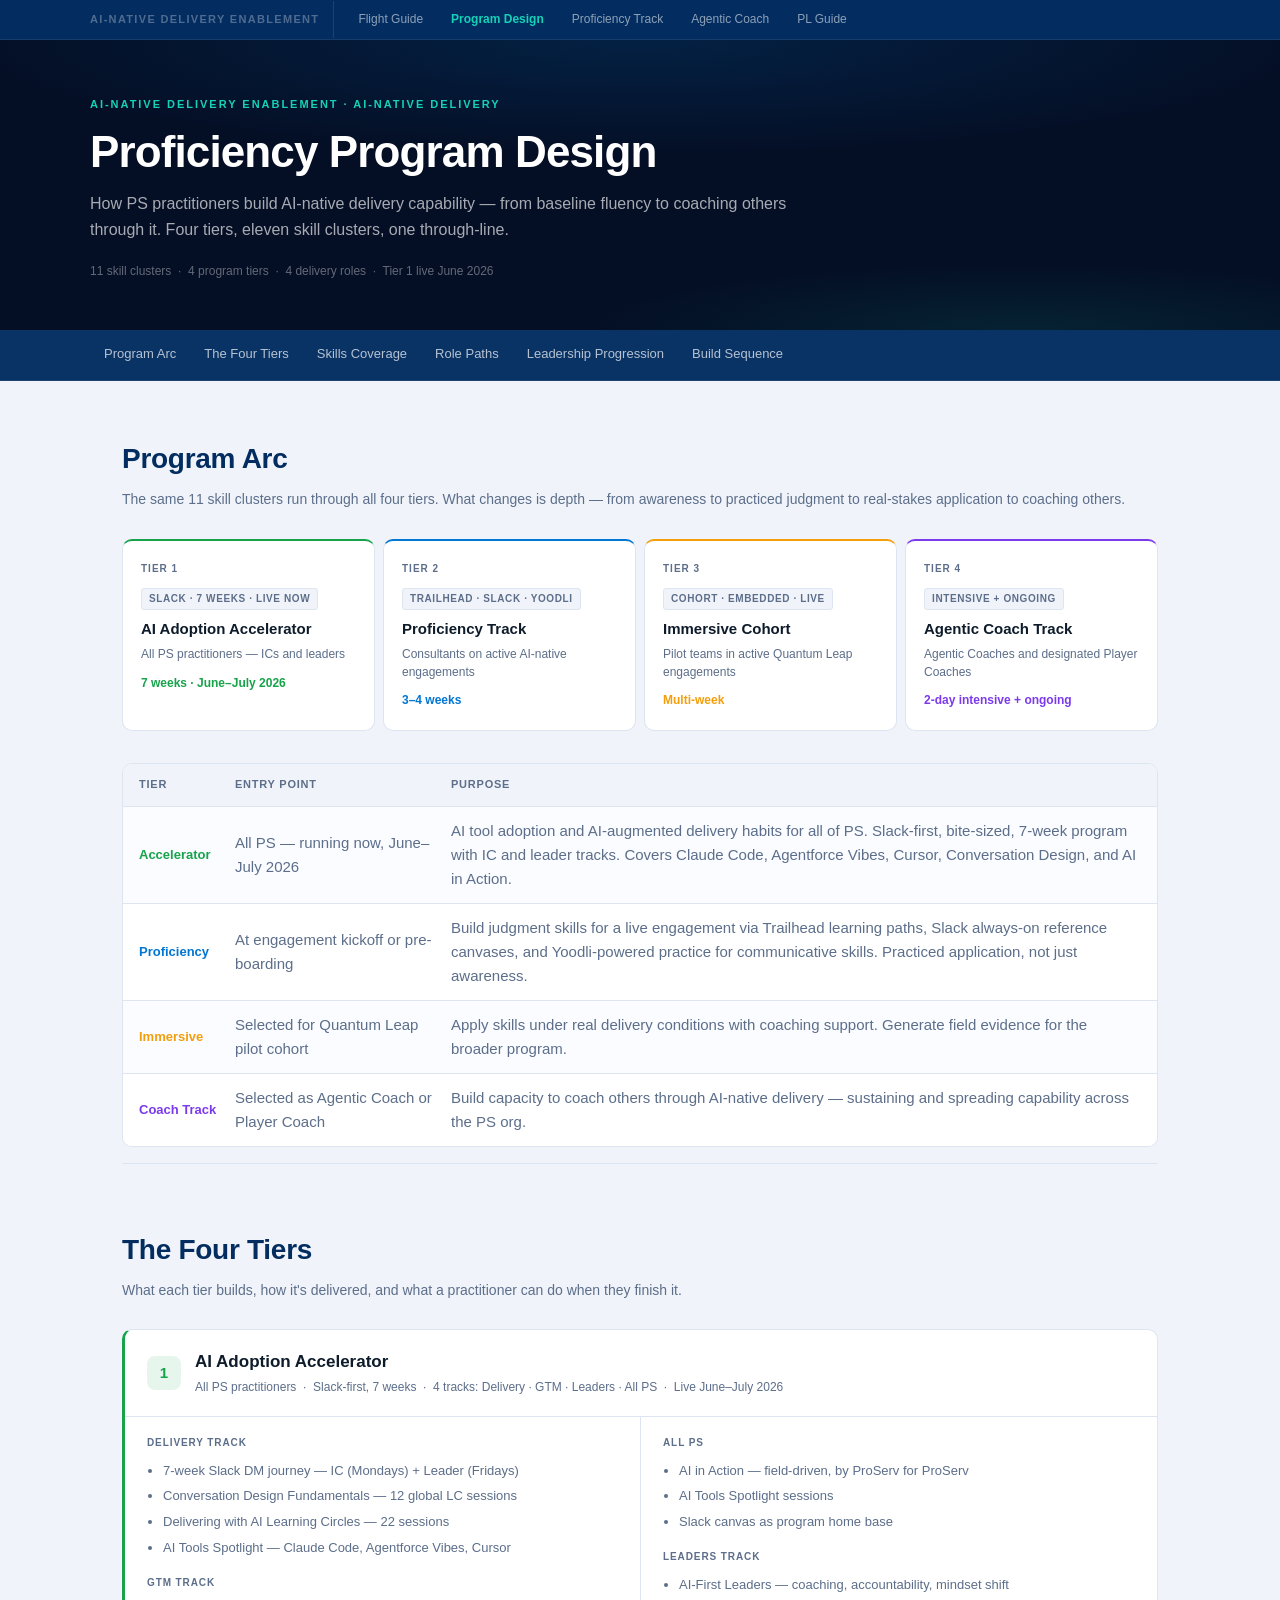
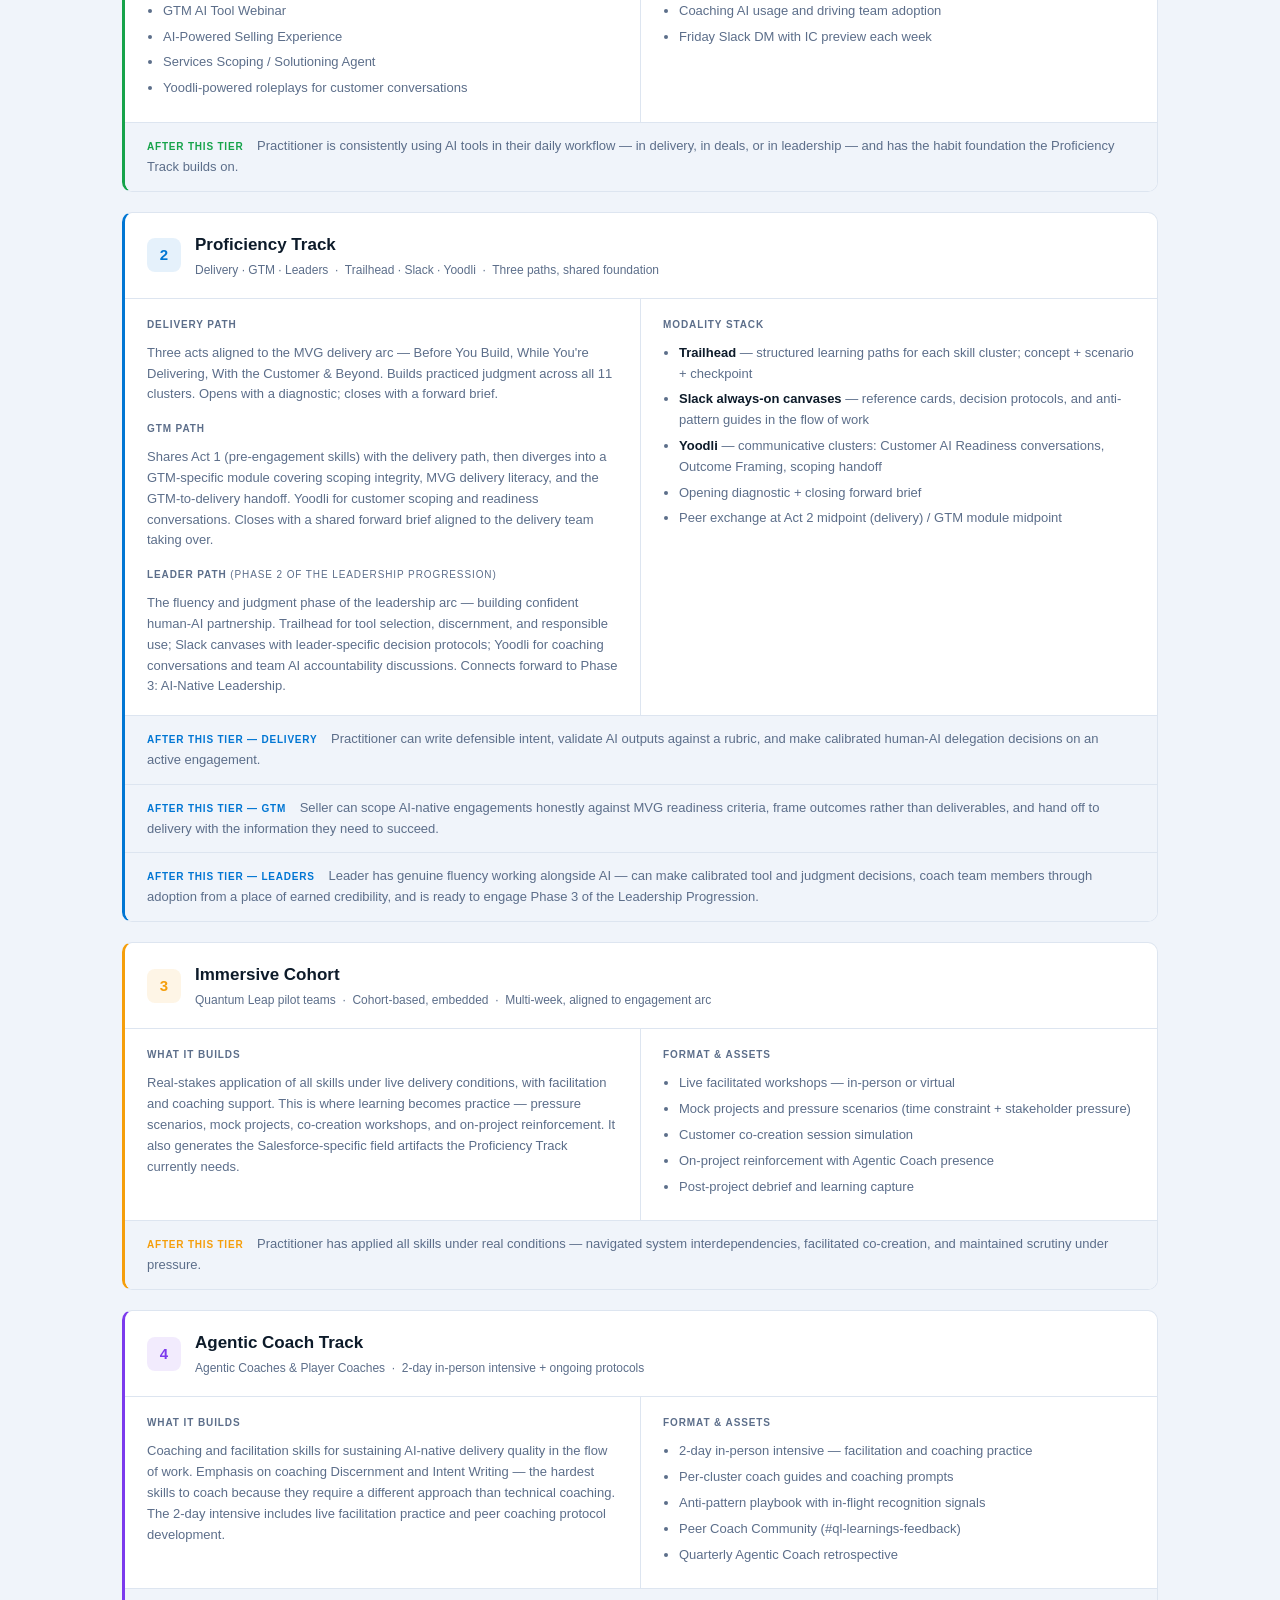
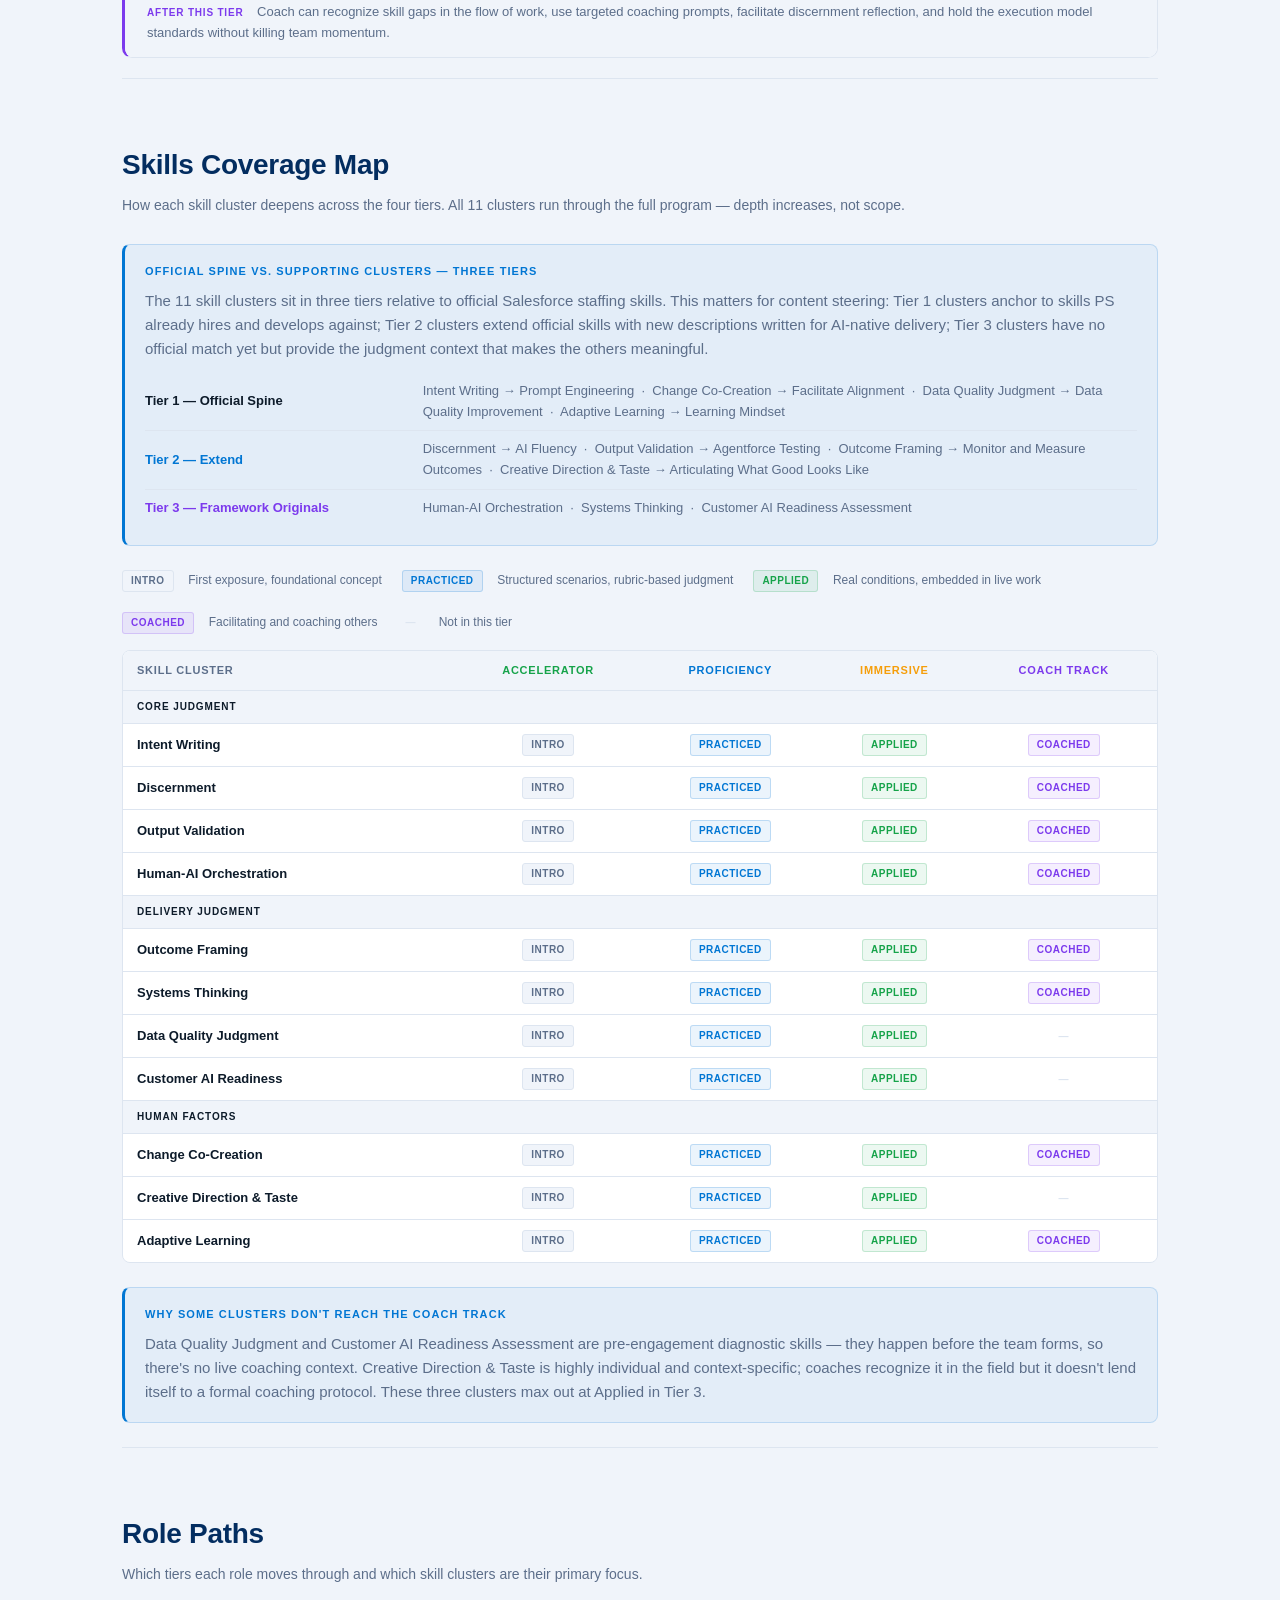
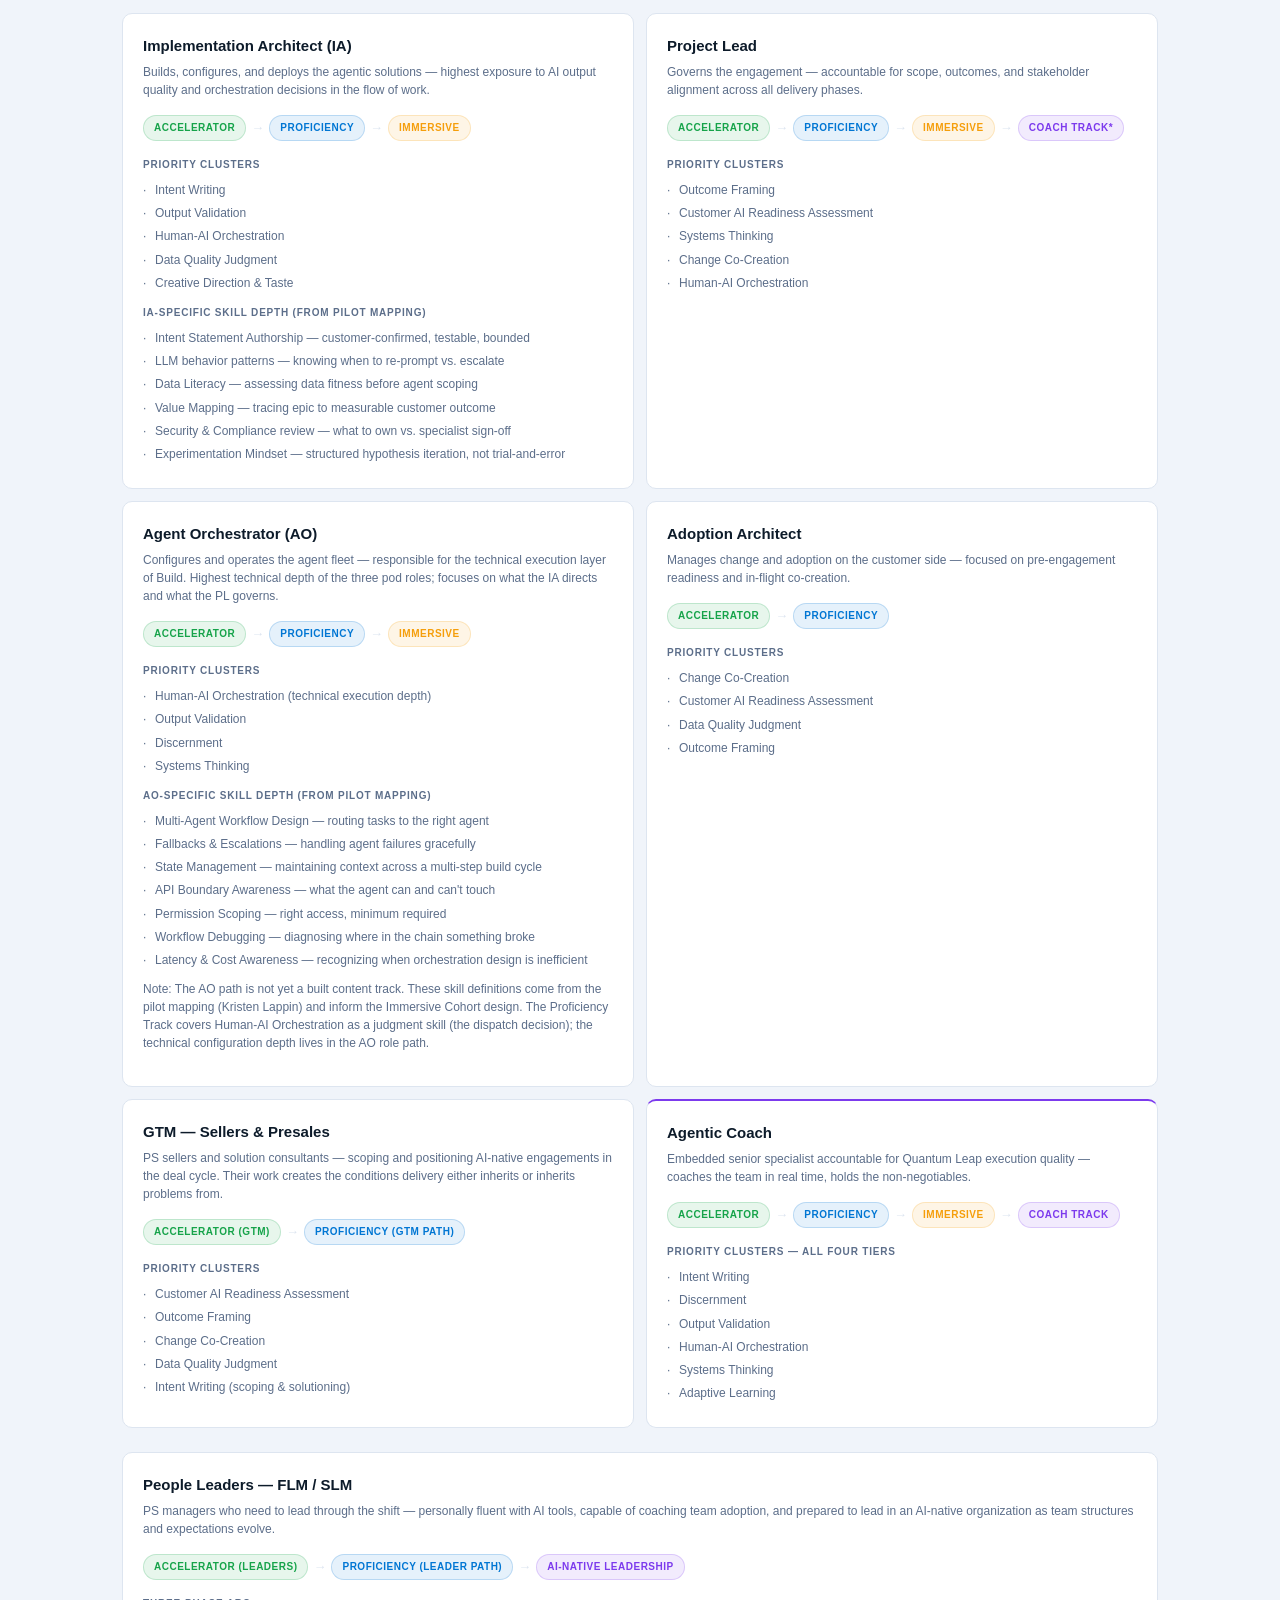
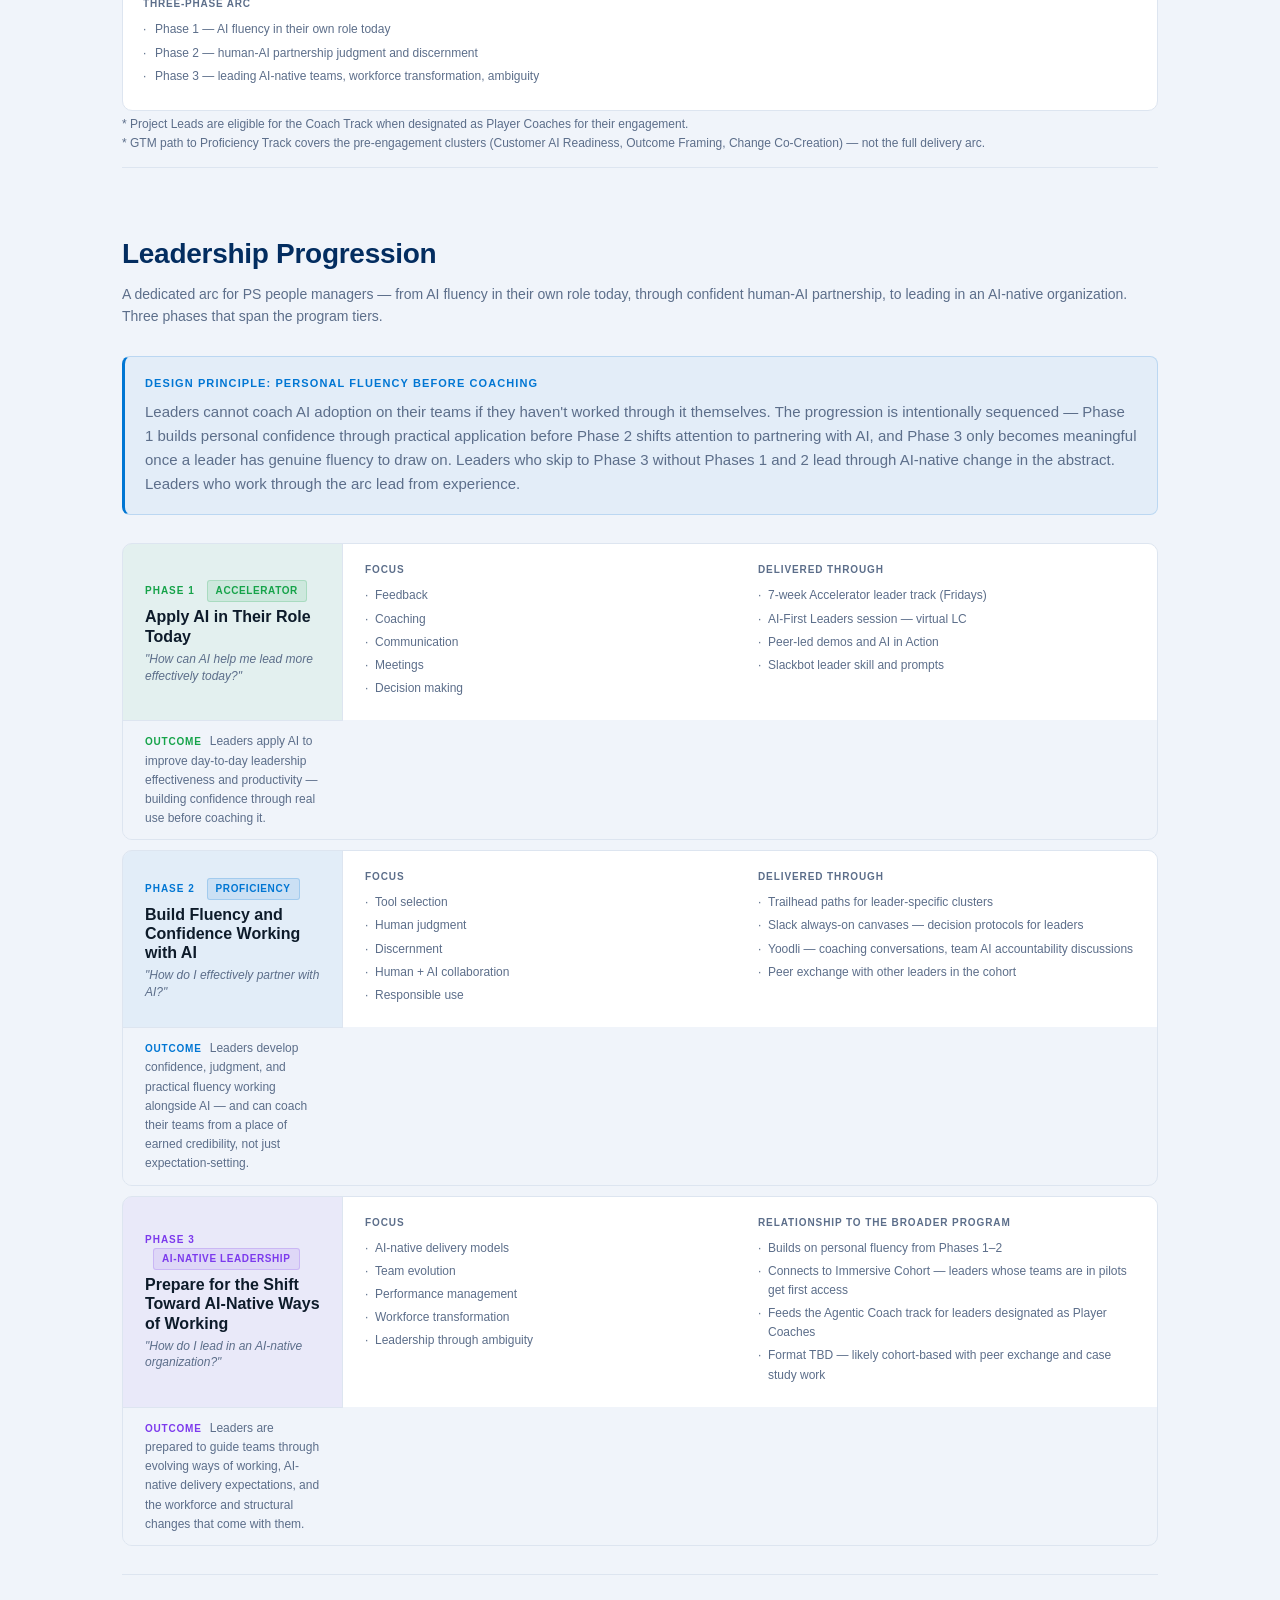
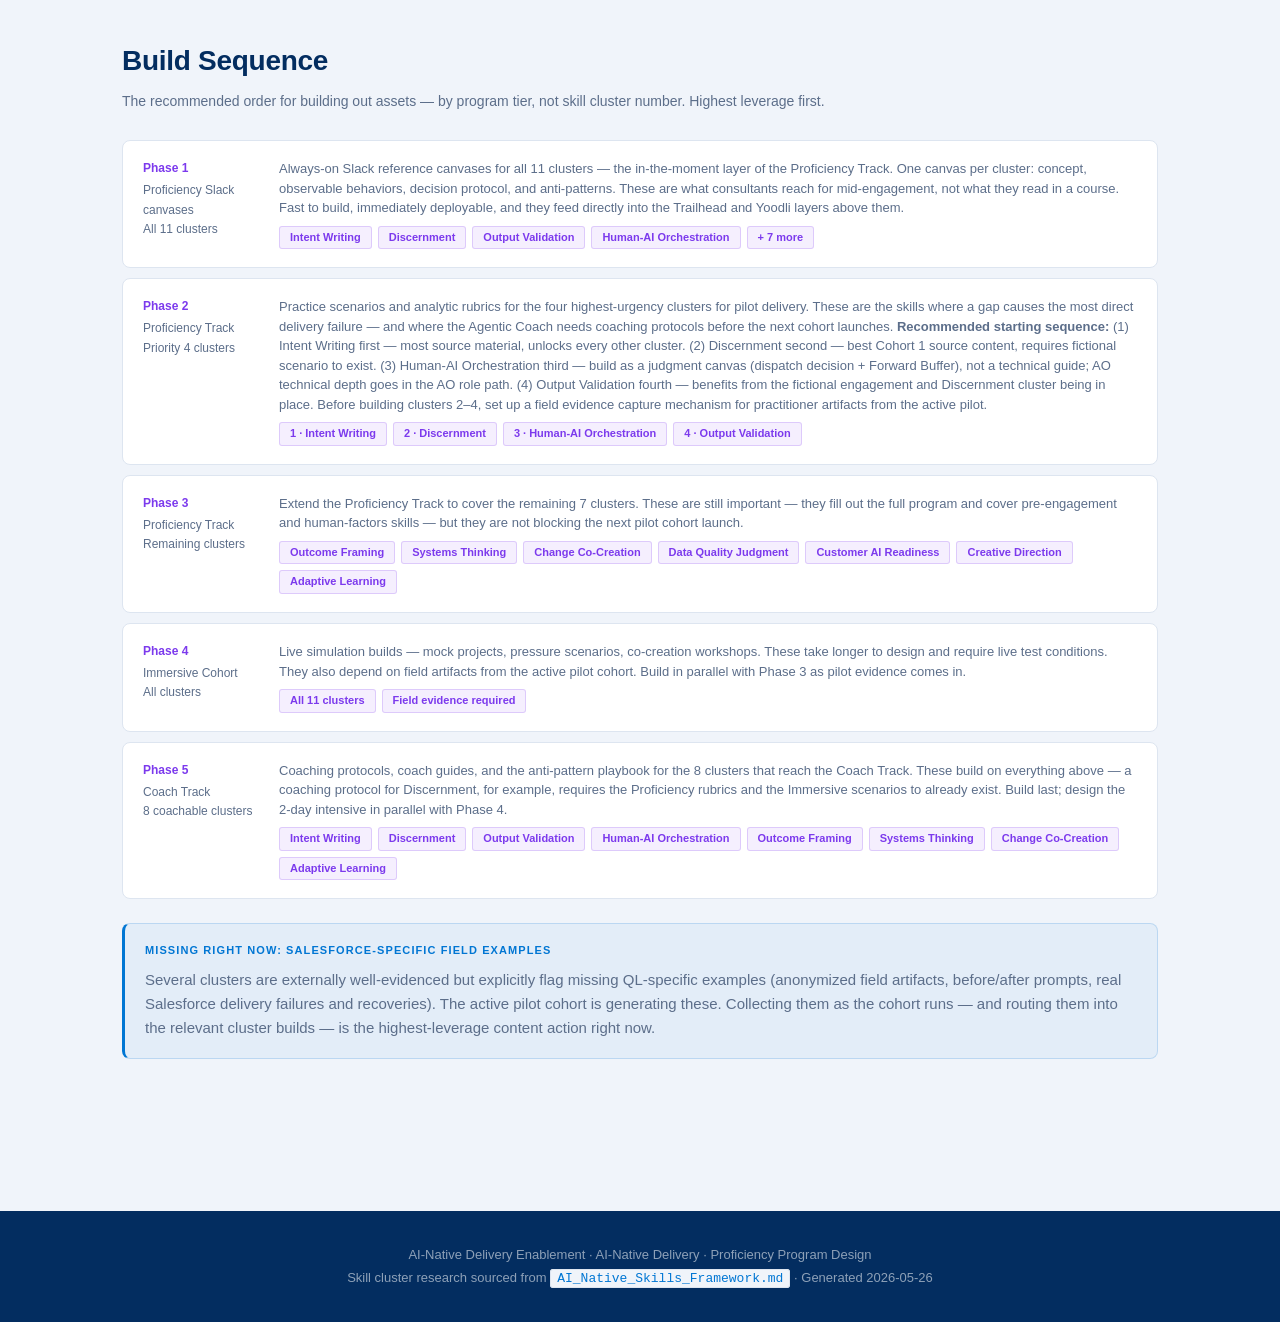
<file: proficiency-overview.html>
<!DOCTYPE html>
<html lang="en">
<head>
  <meta charset="UTF-8">
  <meta name="viewport" content="width=device-width, initial-scale=1.0">
  <title>AI-Native Proficiency — Program Design</title>
  <link rel="stylesheet" href="style.css">
  <style>
    /* Program arc */
    .arc-flow {
      display: grid;
      grid-template-columns: repeat(4, 1fr);
      gap: 8px;
      margin: 28px 0 32px;
    }
    .arc-step {
      background: var(--card);
      border: 1px solid var(--border);
      border-radius: 10px;
      padding: 20px 18px;
      position: relative;
    }
    .arc-step.tier-1 { border-top: 2px solid var(--green); }
    .arc-step.tier-2 { border-top: 2px solid var(--blue); }
    .arc-step.tier-3 { border-top: 2px solid var(--gold); }
    .arc-step.tier-4 { border-top: 2px solid var(--purple); }
    .arc-tier-num {
      font-size: 10px;
      font-weight: 700;
      text-transform: uppercase;
      letter-spacing: 0.1em;
      color: var(--muted);
      margin-bottom: 8px;
    }
    .arc-format-tag {
      display: inline-block;
      font-size: 10px;
      font-weight: 600;
      text-transform: uppercase;
      letter-spacing: 0.06em;
      background: var(--bg);
      color: var(--muted);
      border: 1px solid var(--border);
      padding: 2px 7px;
      border-radius: 3px;
      margin-bottom: 10px;
    }
    .arc-tier-name {
      font-size: 15px;
      font-weight: 800;
      color: var(--text);
      line-height: 1.25;
      margin-bottom: 8px;
    }
    .arc-audience {
      font-size: 12px;
      color: var(--muted);
      line-height: 1.45;
      margin-bottom: 10px;
    }
    .arc-duration { font-size: 12px; font-weight: 700; }
    .arc-step.tier-1 .arc-duration { color: var(--green); }
    .arc-step.tier-2 .arc-duration { color: var(--blue); }
    .arc-step.tier-3 .arc-duration { color: var(--gold); }
    .arc-step.tier-4 .arc-duration { color: var(--purple); }

    /* Depth indicators */
    .depth-i, .depth-p, .depth-a, .depth-c, .depth-none {
      display: inline-block;
      font-size: 10px;
      font-weight: 700;
      text-transform: uppercase;
      letter-spacing: 0.05em;
      padding: 2px 8px;
      border-radius: 3px;
    }
    .depth-i { background: var(--bg); color: var(--muted); border: 1px solid var(--border); }
    .depth-p { background: rgba(1,118,211,0.08); color: var(--blue); border: 1px solid rgba(1,118,211,0.2); }
    .depth-a { background: rgba(22,163,74,0.08); color: var(--green); border: 1px solid rgba(22,163,74,0.2); }
    .depth-c { background: rgba(124,58,237,0.08); color: var(--purple); border: 1px solid rgba(124,58,237,0.2); }
    .depth-none { color: var(--border); }

    /* Coverage table */
    .coverage-wrap {
      overflow-x: auto;
      border-radius: 8px;
      border: 1px solid var(--border);
      margin: 8px 0 24px;
    }
    .coverage-table {
      width: 100%;
      border-collapse: collapse;
      font-size: 13px;
      background: var(--card);
    }
    .coverage-table thead tr { background: var(--bg); }
    .coverage-table th {
      text-align: left;
      padding: 11px 14px;
      font-size: 11px;
      font-weight: 700;
      text-transform: uppercase;
      letter-spacing: 0.07em;
      color: var(--muted);
      border-bottom: 1px solid var(--border);
      white-space: nowrap;
    }
    .coverage-table th:not(:first-child) { text-align: center; }
    .coverage-table td {
      padding: 10px 14px;
      border-bottom: 1px solid var(--border);
      vertical-align: middle;
      color: var(--muted);
    }
    .coverage-table tbody tr:last-child td { border-bottom: none; }
    .coverage-table tbody tr:hover td { background: var(--bg); }
    .coverage-table td:not(:first-child) { text-align: center; }
    .coverage-table td:first-child { font-weight: 600; color: var(--text); min-width: 210px; }
    .cluster-group-row td {
      background: var(--bg) !important;
      font-size: 10px;
      font-weight: 700;
      text-transform: uppercase;
      letter-spacing: 0.09em;
      color: var(--muted);
      padding: 8px 14px;
    }
    .th-t1 { color: var(--green) !important; }
    .th-t2 { color: var(--blue) !important; }
    .th-t3 { color: var(--gold) !important; }
    .th-t4 { color: var(--purple) !important; }

    /* Depth legend */
    .depth-legend { display: flex; gap: 20px; flex-wrap: wrap; margin: 0 0 16px; }
    .depth-legend-item { display: flex; align-items: center; gap: 8px; font-size: 12px; color: var(--muted); }

    /* Tier cards */
    .tier-card {
      background: var(--card);
      border: 1px solid var(--border);
      border-radius: 10px;
      margin: 20px 0;
      overflow: hidden;
    }
    .tier-card.tier-1 { border-left: 3px solid var(--green); }
    .tier-card.tier-2 { border-left: 3px solid var(--blue); }
    .tier-card.tier-3 { border-left: 3px solid var(--gold); }
    .tier-card.tier-4 { border-left: 3px solid var(--purple); }
    .tier-card-header {
      padding: 18px 22px;
      border-bottom: 1px solid var(--border);
      display: flex;
      align-items: center;
      gap: 14px;
    }
    .tier-badge {
      width: 34px; height: 34px; border-radius: 8px;
      display: flex; align-items: center; justify-content: center;
      font-size: 15px; font-weight: 800; flex-shrink: 0;
    }
    .tier-1 .tier-badge { background: rgba(22,163,74,0.1); color: var(--green); }
    .tier-2 .tier-badge { background: rgba(1,118,211,0.1); color: var(--blue); }
    .tier-3 .tier-badge { background: rgba(245,158,11,0.1); color: var(--gold); }
    .tier-4 .tier-badge { background: rgba(124,58,237,0.1); color: var(--purple); }
    .tier-card-name { font-size: 17px; font-weight: 800; color: var(--text); margin-bottom: 3px; }
    .tier-card-meta { font-size: 12px; color: var(--muted); }
    .tier-card-body { display: grid; grid-template-columns: 1fr 1fr; }
    .tier-col { padding: 18px 22px; }
    .tier-col:first-child { border-right: 1px solid var(--border); }
    .tier-col-label {
      font-size: 10px; font-weight: 700; text-transform: uppercase;
      letter-spacing: 0.09em; color: var(--muted); margin-bottom: 10px;
    }
    .tier-col p { font-size: 13px; color: var(--muted); margin-bottom: 0; line-height: 1.6; }
    .tier-col ul { padding-left: 16px; margin: 0; }
    .tier-col li { font-size: 13px; color: var(--muted); margin-bottom: 5px; }
    .tier-card-outcome {
      padding: 13px 22px;
      border-top: 1px solid var(--border);
      background: var(--bg);
      font-size: 13px;
      color: var(--muted);
    }
    .tier-outcome-label {
      font-size: 10px; font-weight: 700; text-transform: uppercase;
      letter-spacing: 0.08em; margin-right: 10px;
    }
    .tier-1 .tier-outcome-label { color: var(--green); }
    .tier-2 .tier-outcome-label { color: var(--blue); }
    .tier-3 .tier-outcome-label { color: var(--gold); }
    .tier-4 .tier-outcome-label { color: var(--purple); }

    /* Role paths */
    .role-grid { display: grid; grid-template-columns: 1fr 1fr; gap: 12px; margin: 24px 0; }
    .role-grid .role-card:last-child:nth-child(odd) { grid-column: 1 / -1; max-width: calc(50% - 6px); }
    .role-card { background: var(--card); border: 1px solid var(--border); border-radius: 10px; padding: 20px; }
    .role-card.role-coach { border-top: 2px solid var(--purple); }
    .role-title { font-size: 15px; font-weight: 800; color: var(--text); margin-bottom: 5px; }
    .role-desc { font-size: 12px; color: var(--muted); line-height: 1.5; margin-bottom: 16px; }
    .role-path-steps { display: flex; flex-wrap: wrap; align-items: center; gap: 5px; margin-bottom: 16px; }
    .role-pill {
      font-size: 10px; font-weight: 700; text-transform: uppercase;
      letter-spacing: 0.05em; padding: 4px 10px; border-radius: 20px;
    }
    .role-pill.t1 { background: rgba(22,163,74,0.1); color: var(--green); border: 1px solid rgba(22,163,74,0.2); }
    .role-pill.t2 { background: rgba(1,118,211,0.1); color: var(--blue); border: 1px solid rgba(1,118,211,0.2); }
    .role-pill.t3 { background: rgba(245,158,11,0.1); color: var(--gold); border: 1px solid rgba(245,158,11,0.2); }
    .role-pill.t4 { background: rgba(124,58,237,0.1); color: var(--purple); border: 1px solid rgba(124,58,237,0.2); }
    .role-arrow { color: var(--border); font-size: 13px; }
    .role-skills-label {
      font-size: 10px; font-weight: 700; text-transform: uppercase;
      letter-spacing: 0.08em; color: var(--muted); margin-bottom: 8px;
    }
    .role-skill-list { list-style: none; padding: 0; margin: 0; }
    .role-skill-list li {
      font-size: 12px; color: var(--muted); margin-bottom: 4px;
      padding-left: 12px; position: relative;
    }
    .role-skill-list li::before { content: '·'; position: absolute; left: 0; color: var(--muted); }

    /* Leadership progression */
    .leader-progression { margin: 28px 0; }
    .leader-phase-row {
      display: grid; grid-template-columns: 220px 1fr;
      gap: 0; border: 1px solid var(--border);
      border-radius: 10px; overflow: hidden; margin-bottom: 10px;
    }
    .leader-phase-left {
      padding: 22px; display: flex; flex-direction: column;
      justify-content: center; border-right: 1px solid var(--border);
    }
    .leader-phase-row.lp1 .leader-phase-left { background: rgba(22,163,74,0.06); }
    .leader-phase-row.lp2 .leader-phase-left { background: rgba(1,118,211,0.06); }
    .leader-phase-row.lp3 .leader-phase-left { background: rgba(124,58,237,0.06); }
    .leader-phase-num {
      font-size: 10px; font-weight: 700; text-transform: uppercase;
      letter-spacing: 0.1em; margin-bottom: 5px;
    }
    .leader-phase-row.lp1 .leader-phase-num { color: var(--green); }
    .leader-phase-row.lp2 .leader-phase-num { color: var(--blue); }
    .leader-phase-row.lp3 .leader-phase-num { color: var(--purple); }
    .leader-phase-name { font-size: 16px; font-weight: 800; color: var(--text); line-height: 1.2; margin-bottom: 5px; }
    .leader-phase-q { font-size: 12px; font-style: italic; color: var(--muted); line-height: 1.4; }
    .leader-phase-right {
      background: var(--card); padding: 18px 22px;
      display: grid; grid-template-columns: 1fr 1fr; gap: 16px;
    }
    .leader-focus-label {
      font-size: 10px; font-weight: 700; text-transform: uppercase;
      letter-spacing: 0.09em; color: var(--muted); margin-bottom: 8px;
    }
    .leader-focus-list { list-style: none; padding: 0; margin: 0; }
    .leader-focus-list li {
      font-size: 12px; color: var(--muted); margin-bottom: 4px;
      padding-left: 10px; position: relative;
    }
    .leader-focus-list li::before { content: '·'; position: absolute; left: 0; color: var(--muted); }
    .leader-outcome {
      background: var(--bg); border-top: 1px solid var(--border);
      padding: 11px 22px; font-size: 12px; color: var(--muted);
    }
    .leader-outcome-label {
      font-size: 10px; font-weight: 700; text-transform: uppercase;
      letter-spacing: 0.08em; margin-right: 8px;
    }
    .leader-phase-row.lp1 .leader-outcome-label { color: var(--green); }
    .leader-phase-row.lp2 .leader-outcome-label { color: var(--blue); }
    .leader-phase-row.lp3 .leader-outcome-label { color: var(--purple); }
    .leader-tier-tag {
      display: inline-block; font-size: 10px; font-weight: 700;
      text-transform: uppercase; letter-spacing: 0.06em;
      padding: 2px 8px; border-radius: 3px; margin-left: 8px; vertical-align: middle;
    }
    .leader-tier-tag.t1 { background: rgba(22,163,74,0.1); color: var(--green); border: 1px solid rgba(22,163,74,0.2); }
    .leader-tier-tag.t2 { background: rgba(1,118,211,0.1); color: var(--blue); border: 1px solid rgba(1,118,211,0.2); }
    .leader-tier-tag.t3 { background: rgba(124,58,237,0.1); color: var(--purple); border: 1px solid rgba(124,58,237,0.2); }

    @media (max-width: 640px) {
      .leader-phase-row { grid-template-columns: 1fr; }
      .leader-phase-left { border-right: none; border-bottom: 1px solid var(--border); }
      .leader-phase-right { grid-template-columns: 1fr; }
    }

    /* Build sequence */
    .build-seq { counter-reset: build-step; margin: 24px 0; }
    .build-phase {
      background: var(--card); border: 1px solid var(--border);
      border-radius: 8px; padding: 18px 20px; margin-bottom: 10px;
      display: grid; grid-template-columns: 120px 1fr; gap: 16px; align-items: start;
    }
    .build-phase-label { font-size: 12px; font-weight: 700; color: var(--purple); }
    .build-phase-clusters { display: flex; flex-wrap: wrap; gap: 6px; margin-top: 8px; }
    .build-cluster-tag {
      font-size: 11px; font-weight: 600;
      background: rgba(124,58,237,0.08); color: var(--purple);
      border: 1px solid rgba(124,58,237,0.2); padding: 2px 10px; border-radius: 3px;
    }
    .build-phase-desc { font-size: 13px; color: var(--muted); line-height: 1.5; }

    @media (max-width: 640px) {
      .arc-flow { grid-template-columns: 1fr 1fr; }
      .tier-card-body { grid-template-columns: 1fr; }
      .tier-col:first-child { border-right: none; border-bottom: 1px solid var(--border); }
      .role-grid { grid-template-columns: 1fr; }
      .build-phase { grid-template-columns: 1fr; }
    }
  </style>
</head>
<body>

<div class="site-nav">
  <div class="site-nav-inner">
    <span class="site-nav-label">AI-Native Delivery Enablement</span>
    <a href="index.html">Flight Guide</a>
    <a href="proficiency-overview.html" class="current">Program Design</a>
    <a href="proficiency-track.html">Proficiency Track</a>
    <a href="agentic-coach.html">Agentic Coach</a>
    <a href="pl-guide.html">PL Guide</a>
  </div>
</div>

<header>
  <div class="header-inner">
    <div class="header-label">AI-Native Delivery Enablement · AI-Native Delivery</div>
    <h1>Proficiency Program Design</h1>
    <p class="header-sub">How PS practitioners build AI-native delivery capability — from baseline fluency to coaching others through it. Four tiers, eleven skill clusters, one through-line.</p>
    <div class="header-meta">11 skill clusters &nbsp;·&nbsp; 4 program tiers &nbsp;·&nbsp; 4 delivery roles &nbsp;·&nbsp; Tier 1 live June 2026</div>
  </div>
</header>

<nav>
  <div class="nav-inner">
    <a href="#arc">Program Arc</a>
    <a href="#tiers">The Four Tiers</a>
    <a href="#skills-map">Skills Coverage</a>
    <a href="#role-paths">Role Paths</a>
    <a href="#leadership">Leadership Progression</a>
    <a href="#build">Build Sequence</a>
  </div>
</nav>

<main>

  <!-- PROGRAM ARC -->
  <section id="arc">
    <h2>Program Arc</h2>
    <p class="section-sub">The same 11 skill clusters run through all four tiers. What changes is depth — from awareness to practiced judgment to real-stakes application to coaching others.</p>

    <div class="arc-flow">
      <div class="arc-step tier-1">
        <div class="arc-tier-num">Tier 1</div>
        <div class="arc-format-tag">Slack · 7 weeks · Live now</div>
        <div class="arc-tier-name">AI Adoption Accelerator</div>
        <div class="arc-audience">All PS practitioners — ICs and leaders</div>
        <div class="arc-duration">7 weeks · June–July 2026</div>
      </div>
      <div class="arc-step tier-2">
        <div class="arc-tier-num">Tier 2</div>
        <div class="arc-format-tag">Trailhead · Slack · Yoodli</div>
        <div class="arc-tier-name">Proficiency Track</div>
        <div class="arc-audience">Consultants on active AI-native engagements</div>
        <div class="arc-duration">3–4 weeks</div>
      </div>
      <div class="arc-step tier-3">
        <div class="arc-tier-num">Tier 3</div>
        <div class="arc-format-tag">Cohort · Embedded · Live</div>
        <div class="arc-tier-name">Immersive Cohort</div>
        <div class="arc-audience">Pilot teams in active Quantum Leap engagements</div>
        <div class="arc-duration">Multi-week</div>
      </div>
      <div class="arc-step tier-4">
        <div class="arc-tier-num">Tier 4</div>
        <div class="arc-format-tag">Intensive + Ongoing</div>
        <div class="arc-tier-name">Agentic Coach Track</div>
        <div class="arc-audience">Agentic Coaches and designated Player Coaches</div>
        <div class="arc-duration">2-day intensive + ongoing</div>
      </div>
    </div>

    <div class="phase-table">
      <div class="phase-row phase-header">
        <span>Tier</span>
        <span>Entry point</span>
        <span>Purpose</span>
      </div>
      <div class="phase-row">
        <span style="font-weight: 700; color: var(--green); font-size: 13px;">Accelerator</span>
        <span>All PS — running now, June–July 2026</span>
        <span style="color: var(--muted);">AI tool adoption and AI-augmented delivery habits for all of PS. Slack-first, bite-sized, 7-week program with IC and leader tracks. Covers Claude Code, Agentforce Vibes, Cursor, Conversation Design, and AI in Action.</span>
      </div>
      <div class="phase-row">
        <span style="font-weight: 700; color: var(--blue); font-size: 13px;">Proficiency</span>
        <span>At engagement kickoff or pre-boarding</span>
        <span style="color: var(--muted);">Build judgment skills for a live engagement via Trailhead learning paths, Slack always-on reference canvases, and Yoodli-powered practice for communicative skills. Practiced application, not just awareness.</span>
      </div>
      <div class="phase-row">
        <span style="font-weight: 700; color: var(--gold); font-size: 13px;">Immersive</span>
        <span>Selected for Quantum Leap pilot cohort</span>
        <span style="color: var(--muted);">Apply skills under real delivery conditions with coaching support. Generate field evidence for the broader program.</span>
      </div>
      <div class="phase-row">
        <span style="font-weight: 700; color: var(--purple); font-size: 13px;">Coach Track</span>
        <span>Selected as Agentic Coach or Player Coach</span>
        <span style="color: var(--muted);">Build capacity to coach others through AI-native delivery — sustaining and spreading capability across the PS org.</span>
      </div>
    </div>
  </section>

  <!-- THE FOUR TIERS -->
  <section id="tiers">
    <h2>The Four Tiers</h2>
    <p class="section-sub">What each tier builds, how it's delivered, and what a practitioner can do when they finish it.</p>

    <div class="tier-card tier-1">
      <div class="tier-card-header">
        <div class="tier-badge">1</div>
        <div>
          <div class="tier-card-name">AI Adoption Accelerator</div>
          <div class="tier-card-meta">All PS practitioners &nbsp;·&nbsp; Slack-first, 7 weeks &nbsp;·&nbsp; 4 tracks: Delivery · GTM · Leaders · All PS &nbsp;·&nbsp; Live June–July 2026</div>
        </div>
      </div>
      <div class="tier-card-body">
        <div class="tier-col">
          <div class="tier-col-label">Delivery track</div>
          <ul>
            <li>7-week Slack DM journey — IC (Mondays) + Leader (Fridays)</li>
            <li>Conversation Design Fundamentals — 12 global LC sessions</li>
            <li>Delivering with AI Learning Circles — 22 sessions</li>
            <li>AI Tools Spotlight — Claude Code, Agentforce Vibes, Cursor</li>
          </ul>
          <div class="tier-col-label" style="margin-top: 16px;">GTM track</div>
          <ul>
            <li>GTM AI Tool Webinar</li>
            <li>AI-Powered Selling Experience</li>
            <li>Services Scoping / Solutioning Agent</li>
            <li>Yoodli-powered roleplays for customer conversations</li>
          </ul>
        </div>
        <div class="tier-col">
          <div class="tier-col-label">All PS</div>
          <ul>
            <li>AI in Action — field-driven, by ProServ for ProServ</li>
            <li>AI Tools Spotlight sessions</li>
            <li>Slack canvas as program home base</li>
          </ul>
          <div class="tier-col-label" style="margin-top: 16px;">Leaders track</div>
          <ul>
            <li>AI-First Leaders — coaching, accountability, mindset shift</li>
            <li>Coaching AI usage and driving team adoption</li>
            <li>Friday Slack DM with IC preview each week</li>
          </ul>
        </div>
      </div>
      <div class="tier-card-outcome tier-1">
        <span class="tier-outcome-label">After this tier</span>
        <span>Practitioner is consistently using AI tools in their daily workflow — in delivery, in deals, or in leadership — and has the habit foundation the Proficiency Track builds on.</span>
      </div>
    </div>

    <div class="tier-card tier-2">
      <div class="tier-card-header">
        <div class="tier-badge">2</div>
        <div>
          <div class="tier-card-name">Proficiency Track</div>
          <div class="tier-card-meta">Delivery · GTM · Leaders &nbsp;·&nbsp; Trailhead · Slack · Yoodli &nbsp;·&nbsp; Three paths, shared foundation</div>
        </div>
      </div>
      <div class="tier-card-body">
        <div class="tier-col">
          <div class="tier-col-label">Delivery path</div>
          <p>Three acts aligned to the MVG delivery arc — Before You Build, While You're Delivering, With the Customer &amp; Beyond. Builds practiced judgment across all 11 clusters. Opens with a diagnostic; closes with a forward brief.</p>
          <div class="tier-col-label" style="margin-top: 16px;">GTM path</div>
          <p>Shares Act 1 (pre-engagement skills) with the delivery path, then diverges into a GTM-specific module covering scoping integrity, MVG delivery literacy, and the GTM-to-delivery handoff. Yoodli for customer scoping and readiness conversations. Closes with a shared forward brief aligned to the delivery team taking over.</p>
          <div class="tier-col-label" style="margin-top: 16px;">Leader path <span style="font-weight:400; color:var(--muted);">(Phase 2 of the Leadership Progression)</span></div>
          <p>The fluency and judgment phase of the leadership arc — building confident human-AI partnership. Trailhead for tool selection, discernment, and responsible use; Slack canvases with leader-specific decision protocols; Yoodli for coaching conversations and team AI accountability discussions. Connects forward to Phase 3: AI-Native Leadership.</p>
        </div>
        <div class="tier-col">
          <div class="tier-col-label">Modality stack</div>
          <ul>
            <li><strong style="color: var(--text);">Trailhead</strong> — structured learning paths for each skill cluster; concept + scenario + checkpoint</li>
            <li><strong style="color: var(--text);">Slack always-on canvases</strong> — reference cards, decision protocols, and anti-pattern guides in the flow of work</li>
            <li><strong style="color: var(--text);">Yoodli</strong> — communicative clusters: Customer AI Readiness conversations, Outcome Framing, scoping handoff</li>
            <li>Opening diagnostic + closing forward brief</li>
            <li>Peer exchange at Act 2 midpoint (delivery) / GTM module midpoint</li>
          </ul>
        </div>
      </div>
      <div class="tier-card-outcome tier-2">
        <span class="tier-outcome-label">After this tier — delivery</span>
        <span>Practitioner can write defensible intent, validate AI outputs against a rubric, and make calibrated human-AI delegation decisions on an active engagement.</span>
      </div>
      <div class="tier-card-outcome tier-2" style="border-top: 1px solid var(--border);">
        <span class="tier-outcome-label">After this tier — GTM</span>
        <span>Seller can scope AI-native engagements honestly against MVG readiness criteria, frame outcomes rather than deliverables, and hand off to delivery with the information they need to succeed.</span>
      </div>
      <div class="tier-card-outcome tier-2" style="border-top: 1px solid var(--border);">
        <span class="tier-outcome-label">After this tier — Leaders</span>
        <span>Leader has genuine fluency working alongside AI — can make calibrated tool and judgment decisions, coach team members through adoption from a place of earned credibility, and is ready to engage Phase 3 of the Leadership Progression.</span>
      </div>
    </div>

    <div class="tier-card tier-3">
      <div class="tier-card-header">
        <div class="tier-badge">3</div>
        <div>
          <div class="tier-card-name">Immersive Cohort</div>
          <div class="tier-card-meta">Quantum Leap pilot teams &nbsp;·&nbsp; Cohort-based, embedded &nbsp;·&nbsp; Multi-week, aligned to engagement arc</div>
        </div>
      </div>
      <div class="tier-card-body">
        <div class="tier-col">
          <div class="tier-col-label">What it builds</div>
          <p>Real-stakes application of all skills under live delivery conditions, with facilitation and coaching support. This is where learning becomes practice — pressure scenarios, mock projects, co-creation workshops, and on-project reinforcement. It also generates the Salesforce-specific field artifacts the Proficiency Track currently needs.</p>
        </div>
        <div class="tier-col">
          <div class="tier-col-label">Format &amp; Assets</div>
          <ul>
            <li>Live facilitated workshops — in-person or virtual</li>
            <li>Mock projects and pressure scenarios (time constraint + stakeholder pressure)</li>
            <li>Customer co-creation session simulation</li>
            <li>On-project reinforcement with Agentic Coach presence</li>
            <li>Post-project debrief and learning capture</li>
          </ul>
        </div>
      </div>
      <div class="tier-card-outcome tier-3">
        <span class="tier-outcome-label">After this tier</span>
        <span>Practitioner has applied all skills under real conditions — navigated system interdependencies, facilitated co-creation, and maintained scrutiny under pressure.</span>
      </div>
    </div>

    <div class="tier-card tier-4">
      <div class="tier-card-header">
        <div class="tier-badge">4</div>
        <div>
          <div class="tier-card-name">Agentic Coach Track</div>
          <div class="tier-card-meta">Agentic Coaches &amp; Player Coaches &nbsp;·&nbsp; 2-day in-person intensive + ongoing protocols</div>
        </div>
      </div>
      <div class="tier-card-body">
        <div class="tier-col">
          <div class="tier-col-label">What it builds</div>
          <p>Coaching and facilitation skills for sustaining AI-native delivery quality in the flow of work. Emphasis on coaching Discernment and Intent Writing — the hardest skills to coach because they require a different approach than technical coaching. The 2-day intensive includes live facilitation practice and peer coaching protocol development.</p>
        </div>
        <div class="tier-col">
          <div class="tier-col-label">Format &amp; Assets</div>
          <ul>
            <li>2-day in-person intensive — facilitation and coaching practice</li>
            <li>Per-cluster coach guides and coaching prompts</li>
            <li>Anti-pattern playbook with in-flight recognition signals</li>
            <li>Peer Coach Community (#ql-learnings-feedback)</li>
            <li>Quarterly Agentic Coach retrospective</li>
          </ul>
        </div>
      </div>
      <div class="tier-card-outcome tier-4">
        <span class="tier-outcome-label">After this tier</span>
        <span>Coach can recognize skill gaps in the flow of work, use targeted coaching prompts, facilitate discernment reflection, and hold the execution model standards without killing team momentum.</span>
      </div>
    </div>
  </section>

  <!-- SKILLS COVERAGE MAP -->
  <section id="skills-map">
    <h2>Skills Coverage Map</h2>
    <p class="section-sub">How each skill cluster deepens across the four tiers. All 11 clusters run through the full program — depth increases, not scope.</p>

    <div class="callout">
      <div class="callout-title">Official spine vs. supporting clusters — three tiers</div>
      <p>The 11 skill clusters sit in three tiers relative to official Salesforce staffing skills. This matters for content steering: Tier 1 clusters anchor to skills PS already hires and develops against; Tier 2 clusters extend official skills with new descriptions written for AI-native delivery; Tier 3 clusters have no official match yet but provide the judgment context that makes the others meaningful.</p>
      <table style="width:100%; font-size:13px; border-collapse:collapse; margin-top:12px;">
        <tr style="border-bottom:1px solid var(--border);">
          <td style="padding:8px 12px 8px 0; font-weight:700; color:var(--text); width:28%;">Tier 1 — Official Spine</td>
          <td style="padding:8px 0; color:var(--muted);">Intent Writing → Prompt Engineering &nbsp;·&nbsp; Change Co-Creation → Facilitate Alignment &nbsp;·&nbsp; Data Quality Judgment → Data Quality Improvement &nbsp;·&nbsp; Adaptive Learning → Learning Mindset</td>
        </tr>
        <tr style="border-bottom:1px solid var(--border);">
          <td style="padding:8px 12px 8px 0; font-weight:700; color:var(--blue);">Tier 2 — Extend</td>
          <td style="padding:8px 0; color:var(--muted);">Discernment → AI Fluency &nbsp;·&nbsp; Output Validation → Agentforce Testing &nbsp;·&nbsp; Outcome Framing → Monitor and Measure Outcomes &nbsp;·&nbsp; Creative Direction &amp; Taste → Articulating What Good Looks Like</td>
        </tr>
        <tr>
          <td style="padding:8px 12px 8px 0; font-weight:700; color:var(--purple);">Tier 3 — Framework Originals</td>
          <td style="padding:8px 0; color:var(--muted);">Human-AI Orchestration &nbsp;·&nbsp; Systems Thinking &nbsp;·&nbsp; Customer AI Readiness Assessment</td>
        </tr>
      </table>
    </div>

    <div class="depth-legend">
      <div class="depth-legend-item"><span class="depth-i">Intro</span>&nbsp; First exposure, foundational concept</div>
      <div class="depth-legend-item"><span class="depth-p">Practiced</span>&nbsp; Structured scenarios, rubric-based judgment</div>
      <div class="depth-legend-item"><span class="depth-a">Applied</span>&nbsp; Real conditions, embedded in live work</div>
      <div class="depth-legend-item"><span class="depth-c">Coached</span>&nbsp; Facilitating and coaching others</div>
      <div class="depth-legend-item"><span class="depth-none">—</span>&nbsp; Not in this tier</div>
    </div>

    <div class="coverage-wrap">
      <table class="coverage-table">
        <thead>
          <tr>
            <th>Skill Cluster</th>
            <th class="th-t1">Accelerator</th>
            <th class="th-t2">Proficiency</th>
            <th class="th-t3">Immersive</th>
            <th class="th-t4">Coach Track</th>
          </tr>
        </thead>
        <tbody>
          <tr class="cluster-group-row"><td colspan="5">Core Judgment</td></tr>
          <tr>
            <td>Intent Writing</td>
            <td><span class="depth-i">Intro</span></td>
            <td><span class="depth-p">Practiced</span></td>
            <td><span class="depth-a">Applied</span></td>
            <td><span class="depth-c">Coached</span></td>
          </tr>
          <tr>
            <td>Discernment</td>
            <td><span class="depth-i">Intro</span></td>
            <td><span class="depth-p">Practiced</span></td>
            <td><span class="depth-a">Applied</span></td>
            <td><span class="depth-c">Coached</span></td>
          </tr>
          <tr>
            <td>Output Validation</td>
            <td><span class="depth-i">Intro</span></td>
            <td><span class="depth-p">Practiced</span></td>
            <td><span class="depth-a">Applied</span></td>
            <td><span class="depth-c">Coached</span></td>
          </tr>
          <tr>
            <td>Human-AI Orchestration</td>
            <td><span class="depth-i">Intro</span></td>
            <td><span class="depth-p">Practiced</span></td>
            <td><span class="depth-a">Applied</span></td>
            <td><span class="depth-c">Coached</span></td>
          </tr>

          <tr class="cluster-group-row"><td colspan="5">Delivery Judgment</td></tr>
          <tr>
            <td>Outcome Framing</td>
            <td><span class="depth-i">Intro</span></td>
            <td><span class="depth-p">Practiced</span></td>
            <td><span class="depth-a">Applied</span></td>
            <td><span class="depth-c">Coached</span></td>
          </tr>
          <tr>
            <td>Systems Thinking</td>
            <td><span class="depth-i">Intro</span></td>
            <td><span class="depth-p">Practiced</span></td>
            <td><span class="depth-a">Applied</span></td>
            <td><span class="depth-c">Coached</span></td>
          </tr>
          <tr>
            <td>Data Quality Judgment</td>
            <td><span class="depth-i">Intro</span></td>
            <td><span class="depth-p">Practiced</span></td>
            <td><span class="depth-a">Applied</span></td>
            <td><span class="depth-none">—</span></td>
          </tr>
          <tr>
            <td>Customer AI Readiness</td>
            <td><span class="depth-i">Intro</span></td>
            <td><span class="depth-p">Practiced</span></td>
            <td><span class="depth-a">Applied</span></td>
            <td><span class="depth-none">—</span></td>
          </tr>

          <tr class="cluster-group-row"><td colspan="5">Human Factors</td></tr>
          <tr>
            <td>Change Co-Creation</td>
            <td><span class="depth-i">Intro</span></td>
            <td><span class="depth-p">Practiced</span></td>
            <td><span class="depth-a">Applied</span></td>
            <td><span class="depth-c">Coached</span></td>
          </tr>
          <tr>
            <td>Creative Direction &amp; Taste</td>
            <td><span class="depth-i">Intro</span></td>
            <td><span class="depth-p">Practiced</span></td>
            <td><span class="depth-a">Applied</span></td>
            <td><span class="depth-none">—</span></td>
          </tr>
          <tr>
            <td>Adaptive Learning</td>
            <td><span class="depth-i">Intro</span></td>
            <td><span class="depth-p">Practiced</span></td>
            <td><span class="depth-a">Applied</span></td>
            <td><span class="depth-c">Coached</span></td>
          </tr>
        </tbody>
      </table>
    </div>

    <div class="callout">
      <div class="callout-title">Why some clusters don't reach the Coach Track</div>
      <p>Data Quality Judgment and Customer AI Readiness Assessment are pre-engagement diagnostic skills — they happen before the team forms, so there's no live coaching context. Creative Direction &amp; Taste is highly individual and context-specific; coaches recognize it in the field but it doesn't lend itself to a formal coaching protocol. These three clusters max out at Applied in Tier 3.</p>
    </div>
  </section>

  <!-- ROLE PATHS -->
  <section id="role-paths">
    <h2>Role Paths</h2>
    <p class="section-sub">Which tiers each role moves through and which skill clusters are their primary focus.</p>

    <div class="role-grid">

      <div class="role-card">
        <div class="role-title">Implementation Architect (IA)</div>
        <div class="role-desc">Builds, configures, and deploys the agentic solutions — highest exposure to AI output quality and orchestration decisions in the flow of work.</div>
        <div class="role-path-steps">
          <span class="role-pill t1">Accelerator</span>
          <span class="role-arrow">→</span>
          <span class="role-pill t2">Proficiency</span>
          <span class="role-arrow">→</span>
          <span class="role-pill t3">Immersive</span>
        </div>
        <div class="role-skills-label">Priority clusters</div>
        <ul class="role-skill-list">
          <li>Intent Writing</li>
          <li>Output Validation</li>
          <li>Human-AI Orchestration</li>
          <li>Data Quality Judgment</li>
          <li>Creative Direction &amp; Taste</li>
        </ul>
        <div class="role-skills-label" style="margin-top:12px;">IA-specific skill depth (from pilot mapping)</div>
        <ul class="role-skill-list">
          <li>Intent Statement Authorship — customer-confirmed, testable, bounded</li>
          <li>LLM behavior patterns — knowing when to re-prompt vs. escalate</li>
          <li>Data Literacy — assessing data fitness before agent scoping</li>
          <li>Value Mapping — tracing epic to measurable customer outcome</li>
          <li>Security &amp; Compliance review — what to own vs. specialist sign-off</li>
          <li>Experimentation Mindset — structured hypothesis iteration, not trial-and-error</li>
        </ul>
      </div>

      <div class="role-card">
        <div class="role-title">Project Lead</div>
        <div class="role-desc">Governs the engagement — accountable for scope, outcomes, and stakeholder alignment across all delivery phases.</div>
        <div class="role-path-steps">
          <span class="role-pill t1">Accelerator</span>
          <span class="role-arrow">→</span>
          <span class="role-pill t2">Proficiency</span>
          <span class="role-arrow">→</span>
          <span class="role-pill t3">Immersive</span>
          <span class="role-arrow">→</span>
          <span class="role-pill t4">Coach Track*</span>
        </div>
        <div class="role-skills-label">Priority clusters</div>
        <ul class="role-skill-list">
          <li>Outcome Framing</li>
          <li>Customer AI Readiness Assessment</li>
          <li>Systems Thinking</li>
          <li>Change Co-Creation</li>
          <li>Human-AI Orchestration</li>
        </ul>
      </div>

      <div class="role-card">
        <div class="role-title">Agent Orchestrator (AO)</div>
        <div class="role-desc">Configures and operates the agent fleet — responsible for the technical execution layer of Build. Highest technical depth of the three pod roles; focuses on what the IA directs and what the PL governs.</div>
        <div class="role-path-steps">
          <span class="role-pill t1">Accelerator</span>
          <span class="role-arrow">→</span>
          <span class="role-pill t2">Proficiency</span>
          <span class="role-arrow">→</span>
          <span class="role-pill t3">Immersive</span>
        </div>
        <div class="role-skills-label">Priority clusters</div>
        <ul class="role-skill-list">
          <li>Human-AI Orchestration (technical execution depth)</li>
          <li>Output Validation</li>
          <li>Discernment</li>
          <li>Systems Thinking</li>
        </ul>
        <div class="role-skills-label" style="margin-top:12px;">AO-specific skill depth (from pilot mapping)</div>
        <ul class="role-skill-list">
          <li>Multi-Agent Workflow Design — routing tasks to the right agent</li>
          <li>Fallbacks &amp; Escalations — handling agent failures gracefully</li>
          <li>State Management — maintaining context across a multi-step build cycle</li>
          <li>API Boundary Awareness — what the agent can and can't touch</li>
          <li>Permission Scoping — right access, minimum required</li>
          <li>Workflow Debugging — diagnosing where in the chain something broke</li>
          <li>Latency &amp; Cost Awareness — recognizing when orchestration design is inefficient</li>
        </ul>
        <p style="font-size:12px; color:var(--muted); margin-top:10px; line-height:1.5;">Note: The AO path is not yet a built content track. These skill definitions come from the pilot mapping (Kristen Lappin) and inform the Immersive Cohort design. The Proficiency Track covers Human-AI Orchestration as a judgment skill (the dispatch decision); the technical configuration depth lives in the AO role path.</p>
      </div>

      <div class="role-card">
        <div class="role-title">Adoption Architect</div>
        <div class="role-desc">Manages change and adoption on the customer side — focused on pre-engagement readiness and in-flight co-creation.</div>
        <div class="role-path-steps">
          <span class="role-pill t1">Accelerator</span>
          <span class="role-arrow">→</span>
          <span class="role-pill t2">Proficiency</span>
        </div>
        <div class="role-skills-label">Priority clusters</div>
        <ul class="role-skill-list">
          <li>Change Co-Creation</li>
          <li>Customer AI Readiness Assessment</li>
          <li>Data Quality Judgment</li>
          <li>Outcome Framing</li>
        </ul>
      </div>

      <div class="role-card">
        <div class="role-title">GTM — Sellers &amp; Presales</div>
        <div class="role-desc">PS sellers and solution consultants — scoping and positioning AI-native engagements in the deal cycle. Their work creates the conditions delivery either inherits or inherits problems from.</div>
        <div class="role-path-steps">
          <span class="role-pill t1">Accelerator (GTM)</span>
          <span class="role-arrow">→</span>
          <span class="role-pill t2">Proficiency (GTM path)</span>
        </div>
        <div class="role-skills-label">Priority clusters</div>
        <ul class="role-skill-list">
          <li>Customer AI Readiness Assessment</li>
          <li>Outcome Framing</li>
          <li>Change Co-Creation</li>
          <li>Data Quality Judgment</li>
          <li>Intent Writing (scoping &amp; solutioning)</li>
        </ul>
      </div>

      <div class="role-card role-coach">
        <div class="role-title">Agentic Coach</div>
        <div class="role-desc">Embedded senior specialist accountable for Quantum Leap execution quality — coaches the team in real time, holds the non-negotiables.</div>
        <div class="role-path-steps">
          <span class="role-pill t1">Accelerator</span>
          <span class="role-arrow">→</span>
          <span class="role-pill t2">Proficiency</span>
          <span class="role-arrow">→</span>
          <span class="role-pill t3">Immersive</span>
          <span class="role-arrow">→</span>
          <span class="role-pill t4">Coach Track</span>
        </div>
        <div class="role-skills-label">Priority clusters — all four tiers</div>
        <ul class="role-skill-list">
          <li>Intent Writing</li>
          <li>Discernment</li>
          <li>Output Validation</li>
          <li>Human-AI Orchestration</li>
          <li>Systems Thinking</li>
          <li>Adaptive Learning</li>
        </ul>
      </div>

    </div>

      <div class="role-card">
        <div class="role-title">People Leaders — FLM / SLM</div>
        <div class="role-desc">PS managers who need to lead through the shift — personally fluent with AI tools, capable of coaching team adoption, and prepared to lead in an AI-native organization as team structures and expectations evolve.</div>
        <div class="role-path-steps">
          <span class="role-pill t1">Accelerator (Leaders)</span>
          <span class="role-arrow">→</span>
          <span class="role-pill t2">Proficiency (Leader path)</span>
          <span class="role-arrow">→</span>
          <span class="role-pill t4">AI-Native Leadership</span>
        </div>
        <div class="role-skills-label">Three-phase arc</div>
        <ul class="role-skill-list">
          <li>Phase 1 — AI fluency in their own role today</li>
          <li>Phase 2 — human-AI partnership judgment and discernment</li>
          <li>Phase 3 — leading AI-native teams, workforce transformation, ambiguity</li>
        </ul>
      </div>

    </div>

    <p style="font-size: 12px; color: var(--muted); margin-top: 4px;">* Project Leads are eligible for the Coach Track when designated as Player Coaches for their engagement.<br>* GTM path to Proficiency Track covers the pre-engagement clusters (Customer AI Readiness, Outcome Framing, Change Co-Creation) — not the full delivery arc.</p>
  </section>

  <!-- LEADERSHIP PROGRESSION -->
  <section id="leadership">
    <h2>Leadership Progression</h2>
    <p class="section-sub">A dedicated arc for PS people managers — from AI fluency in their own role today, through confident human-AI partnership, to leading in an AI-native organization. Three phases that span the program tiers.</p>

    <div class="callout">
      <div class="callout-title">Design principle: personal fluency before coaching</div>
      <p>Leaders cannot coach AI adoption on their teams if they haven't worked through it themselves. The progression is intentionally sequenced — Phase 1 builds personal confidence through practical application before Phase 2 shifts attention to partnering with AI, and Phase 3 only becomes meaningful once a leader has genuine fluency to draw on. Leaders who skip to Phase 3 without Phases 1 and 2 lead through AI-native change in the abstract. Leaders who work through the arc lead from experience.</p>
    </div>

    <div class="leader-progression">

      <div class="leader-phase-row lp1">
        <div class="leader-phase-left">
          <div class="leader-phase-num">Phase 1 <span class="leader-tier-tag t1">Accelerator</span></div>
          <div class="leader-phase-name">Apply AI in Their Role Today</div>
          <div class="leader-phase-q">"How can AI help me lead more effectively today?"</div>
        </div>
        <div class="leader-phase-right">
          <div>
            <div class="leader-focus-label">Focus</div>
            <ul class="leader-focus-list">
              <li>Feedback</li>
              <li>Coaching</li>
              <li>Communication</li>
              <li>Meetings</li>
              <li>Decision making</li>
            </ul>
          </div>
          <div>
            <div class="leader-focus-label">Delivered through</div>
            <ul class="leader-focus-list">
              <li>7-week Accelerator leader track (Fridays)</li>
              <li>AI-First Leaders session — virtual LC</li>
              <li>Peer-led demos and AI in Action</li>
              <li>Slackbot leader skill and prompts</li>
            </ul>
          </div>
        </div>
        <div class="leader-outcome">
          <span class="leader-outcome-label">Outcome</span>Leaders apply AI to improve day-to-day leadership effectiveness and productivity — building confidence through real use before coaching it.
        </div>
      </div>

      <div class="leader-phase-row lp2">
        <div class="leader-phase-left">
          <div class="leader-phase-num">Phase 2 <span class="leader-tier-tag t2">Proficiency</span></div>
          <div class="leader-phase-name">Build Fluency and Confidence Working with AI</div>
          <div class="leader-phase-q">"How do I effectively partner with AI?"</div>
        </div>
        <div class="leader-phase-right">
          <div>
            <div class="leader-focus-label">Focus</div>
            <ul class="leader-focus-list">
              <li>Tool selection</li>
              <li>Human judgment</li>
              <li>Discernment</li>
              <li>Human + AI collaboration</li>
              <li>Responsible use</li>
            </ul>
          </div>
          <div>
            <div class="leader-focus-label">Delivered through</div>
            <ul class="leader-focus-list">
              <li>Trailhead paths for leader-specific clusters</li>
              <li>Slack always-on canvases — decision protocols for leaders</li>
              <li>Yoodli — coaching conversations, team AI accountability discussions</li>
              <li>Peer exchange with other leaders in the cohort</li>
            </ul>
          </div>
        </div>
        <div class="leader-outcome">
          <span class="leader-outcome-label">Outcome</span>Leaders develop confidence, judgment, and practical fluency working alongside AI — and can coach their teams from a place of earned credibility, not just expectation-setting.
        </div>
      </div>

      <div class="leader-phase-row lp3">
        <div class="leader-phase-left">
          <div class="leader-phase-num">Phase 3 <span class="leader-tier-tag t3">AI-Native Leadership</span></div>
          <div class="leader-phase-name">Prepare for the Shift Toward AI-Native Ways of Working</div>
          <div class="leader-phase-q">"How do I lead in an AI-native organization?"</div>
        </div>
        <div class="leader-phase-right">
          <div>
            <div class="leader-focus-label">Focus</div>
            <ul class="leader-focus-list">
              <li>AI-native delivery models</li>
              <li>Team evolution</li>
              <li>Performance management</li>
              <li>Workforce transformation</li>
              <li>Leadership through ambiguity</li>
            </ul>
          </div>
          <div>
            <div class="leader-focus-label">Relationship to the broader program</div>
            <ul class="leader-focus-list">
              <li>Builds on personal fluency from Phases 1–2</li>
              <li>Connects to Immersive Cohort — leaders whose teams are in pilots get first access</li>
              <li>Feeds the Agentic Coach track for leaders designated as Player Coaches</li>
              <li>Format TBD — likely cohort-based with peer exchange and case study work</li>
            </ul>
          </div>
        </div>
        <div class="leader-outcome">
          <span class="leader-outcome-label">Outcome</span>Leaders are prepared to guide teams through evolving ways of working, AI-native delivery expectations, and the workforce and structural changes that come with them.
        </div>
      </div>

    </div>
  </section>

  <!-- BUILD SEQUENCE -->
  <section id="build">
    <h2>Build Sequence</h2>
    <p class="section-sub">The recommended order for building out assets — by program tier, not skill cluster number. Highest leverage first.</p>

    <div class="build-seq">

      <div class="build-phase">
        <div>
          <div class="build-phase-label">Phase 1</div>
          <div style="font-size: 12px; color: var(--muted); margin-top: 3px;">Proficiency Slack canvases<br>All 11 clusters</div>
        </div>
        <div>
          <div class="build-phase-desc">Always-on Slack reference canvases for all 11 clusters — the in-the-moment layer of the Proficiency Track. One canvas per cluster: concept, observable behaviors, decision protocol, and anti-patterns. These are what consultants reach for mid-engagement, not what they read in a course. Fast to build, immediately deployable, and they feed directly into the Trailhead and Yoodli layers above them.</div>
          <div class="build-phase-clusters">
            <span class="build-cluster-tag">Intent Writing</span>
            <span class="build-cluster-tag">Discernment</span>
            <span class="build-cluster-tag">Output Validation</span>
            <span class="build-cluster-tag">Human-AI Orchestration</span>
            <span class="build-cluster-tag">+ 7 more</span>
          </div>
        </div>
      </div>

      <div class="build-phase">
        <div>
          <div class="build-phase-label">Phase 2</div>
          <div style="font-size: 12px; color: var(--muted); margin-top: 3px;">Proficiency Track<br>Priority 4 clusters</div>
        </div>
        <div>
          <div class="build-phase-desc">Practice scenarios and analytic rubrics for the four highest-urgency clusters for pilot delivery. These are the skills where a gap causes the most direct delivery failure — and where the Agentic Coach needs coaching protocols before the next cohort launches. <strong>Recommended starting sequence:</strong> (1) Intent Writing first — most source material, unlocks every other cluster. (2) Discernment second — best Cohort 1 source content, requires fictional scenario to exist. (3) Human-AI Orchestration third — build as a judgment canvas (dispatch decision + Forward Buffer), not a technical guide; AO technical depth goes in the AO role path. (4) Output Validation fourth — benefits from the fictional engagement and Discernment cluster being in place. Before building clusters 2–4, set up a field evidence capture mechanism for practitioner artifacts from the active pilot.</div>
          <div class="build-phase-clusters">
            <span class="build-cluster-tag">1 · Intent Writing</span>
            <span class="build-cluster-tag">2 · Discernment</span>
            <span class="build-cluster-tag">3 · Human-AI Orchestration</span>
            <span class="build-cluster-tag">4 · Output Validation</span>
          </div>
        </div>
      </div>

      <div class="build-phase">
        <div>
          <div class="build-phase-label">Phase 3</div>
          <div style="font-size: 12px; color: var(--muted); margin-top: 3px;">Proficiency Track<br>Remaining clusters</div>
        </div>
        <div>
          <div class="build-phase-desc">Extend the Proficiency Track to cover the remaining 7 clusters. These are still important — they fill out the full program and cover pre-engagement and human-factors skills — but they are not blocking the next pilot cohort launch.</div>
          <div class="build-phase-clusters">
            <span class="build-cluster-tag">Outcome Framing</span>
            <span class="build-cluster-tag">Systems Thinking</span>
            <span class="build-cluster-tag">Change Co-Creation</span>
            <span class="build-cluster-tag">Data Quality Judgment</span>
            <span class="build-cluster-tag">Customer AI Readiness</span>
            <span class="build-cluster-tag">Creative Direction</span>
            <span class="build-cluster-tag">Adaptive Learning</span>
          </div>
        </div>
      </div>

      <div class="build-phase">
        <div>
          <div class="build-phase-label">Phase 4</div>
          <div style="font-size: 12px; color: var(--muted); margin-top: 3px;">Immersive Cohort<br>All clusters</div>
        </div>
        <div>
          <div class="build-phase-desc">Live simulation builds — mock projects, pressure scenarios, co-creation workshops. These take longer to design and require live test conditions. They also depend on field artifacts from the active pilot cohort. Build in parallel with Phase 3 as pilot evidence comes in.</div>
          <div class="build-phase-clusters">
            <span class="build-cluster-tag">All 11 clusters</span>
            <span class="build-cluster-tag">Field evidence required</span>
          </div>
        </div>
      </div>

      <div class="build-phase">
        <div>
          <div class="build-phase-label">Phase 5</div>
          <div style="font-size: 12px; color: var(--muted); margin-top: 3px;">Coach Track<br>8 coachable clusters</div>
        </div>
        <div>
          <div class="build-phase-desc">Coaching protocols, coach guides, and the anti-pattern playbook for the 8 clusters that reach the Coach Track. These build on everything above — a coaching protocol for Discernment, for example, requires the Proficiency rubrics and the Immersive scenarios to already exist. Build last; design the 2-day intensive in parallel with Phase 4.</div>
          <div class="build-phase-clusters">
            <span class="build-cluster-tag">Intent Writing</span>
            <span class="build-cluster-tag">Discernment</span>
            <span class="build-cluster-tag">Output Validation</span>
            <span class="build-cluster-tag">Human-AI Orchestration</span>
            <span class="build-cluster-tag">Outcome Framing</span>
            <span class="build-cluster-tag">Systems Thinking</span>
            <span class="build-cluster-tag">Change Co-Creation</span>
            <span class="build-cluster-tag">Adaptive Learning</span>
          </div>
        </div>
      </div>

    </div>

    <div class="callout">
      <div class="callout-title">Missing right now: Salesforce-specific field examples</div>
      <p>Several clusters are externally well-evidenced but explicitly flag missing QL-specific examples (anonymized field artifacts, before/after prompts, real Salesforce delivery failures and recoveries). The active pilot cohort is generating these. Collecting them as the cohort runs — and routing them into the relevant cluster builds — is the highest-leverage content action right now.</p>
    </div>
  </section>

</main>

<footer>
  <div class="footer-inner">
    AI-Native Delivery Enablement · AI-Native Delivery · Proficiency Program Design<br>
    Skill cluster research sourced from <code>AI_Native_Skills_Framework.md</code> · Generated 2026-05-26
  </div>
</footer>

</body>
</html>
</file>
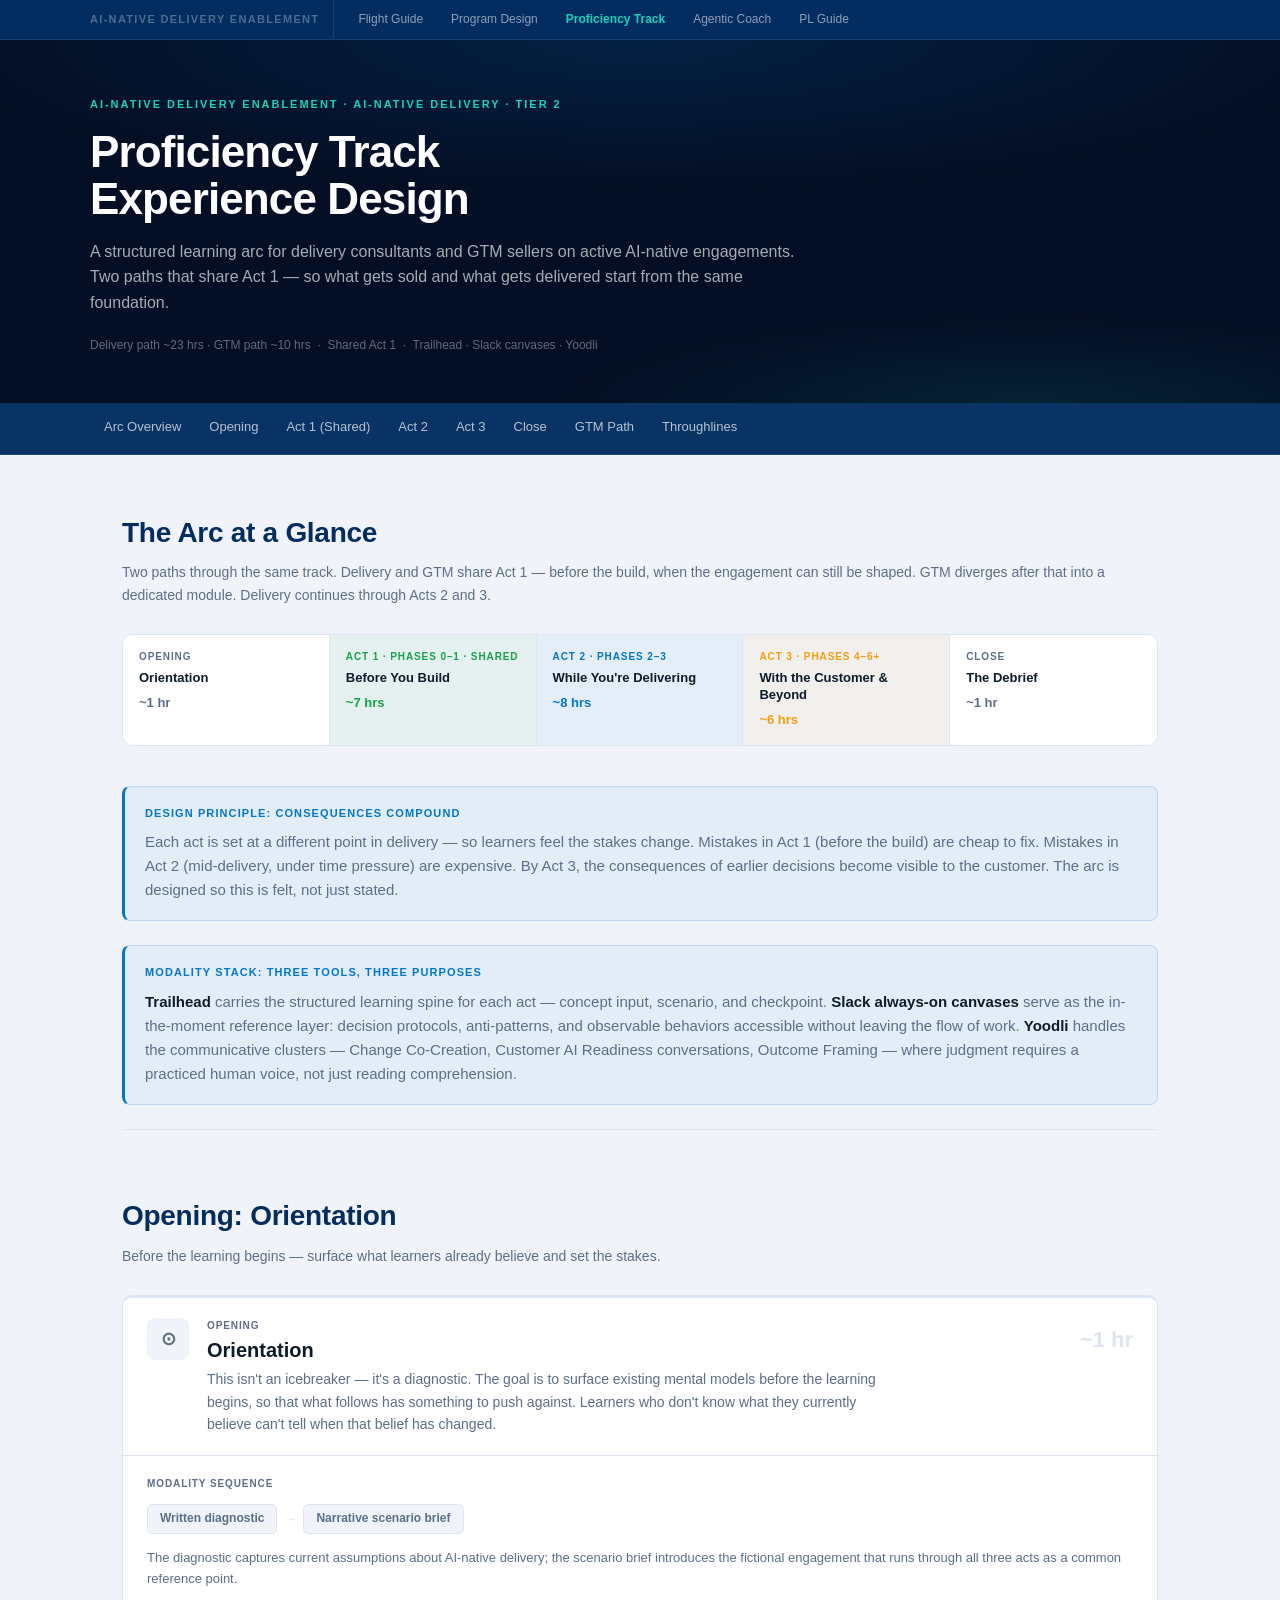
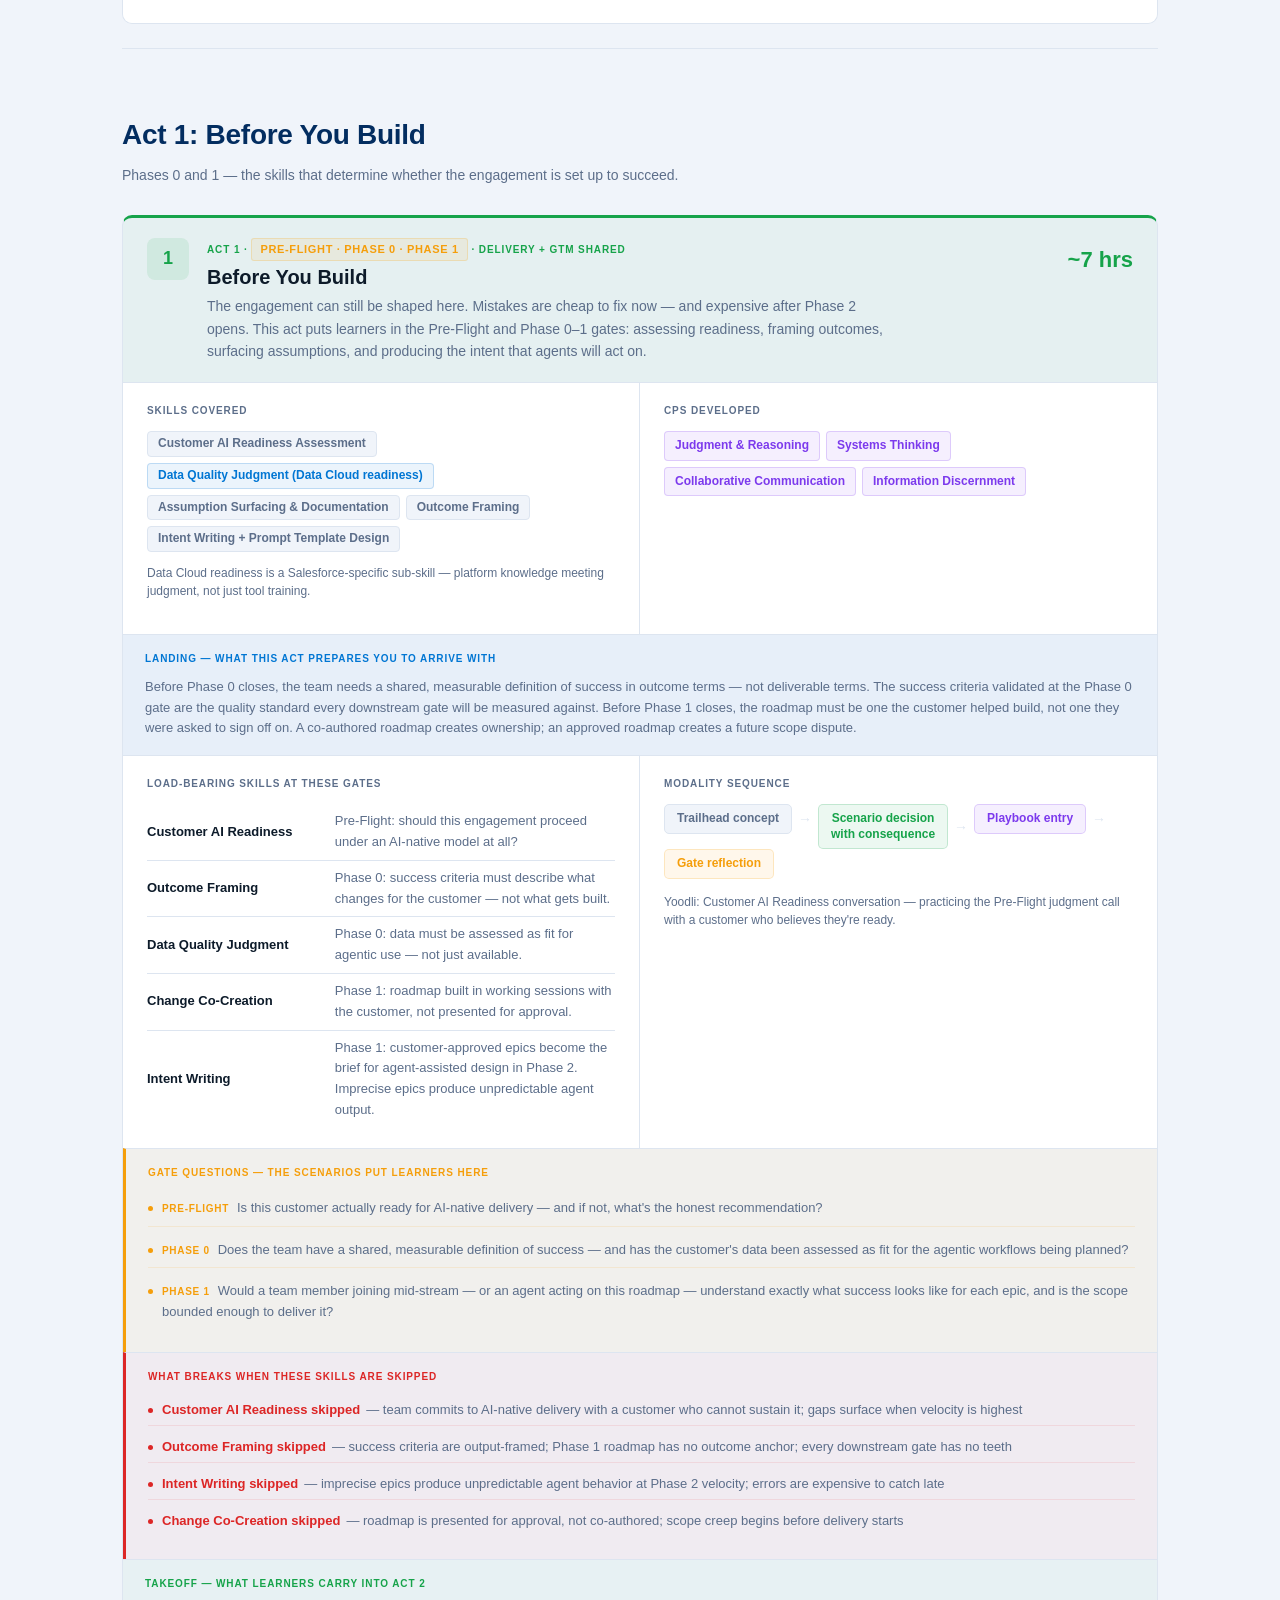
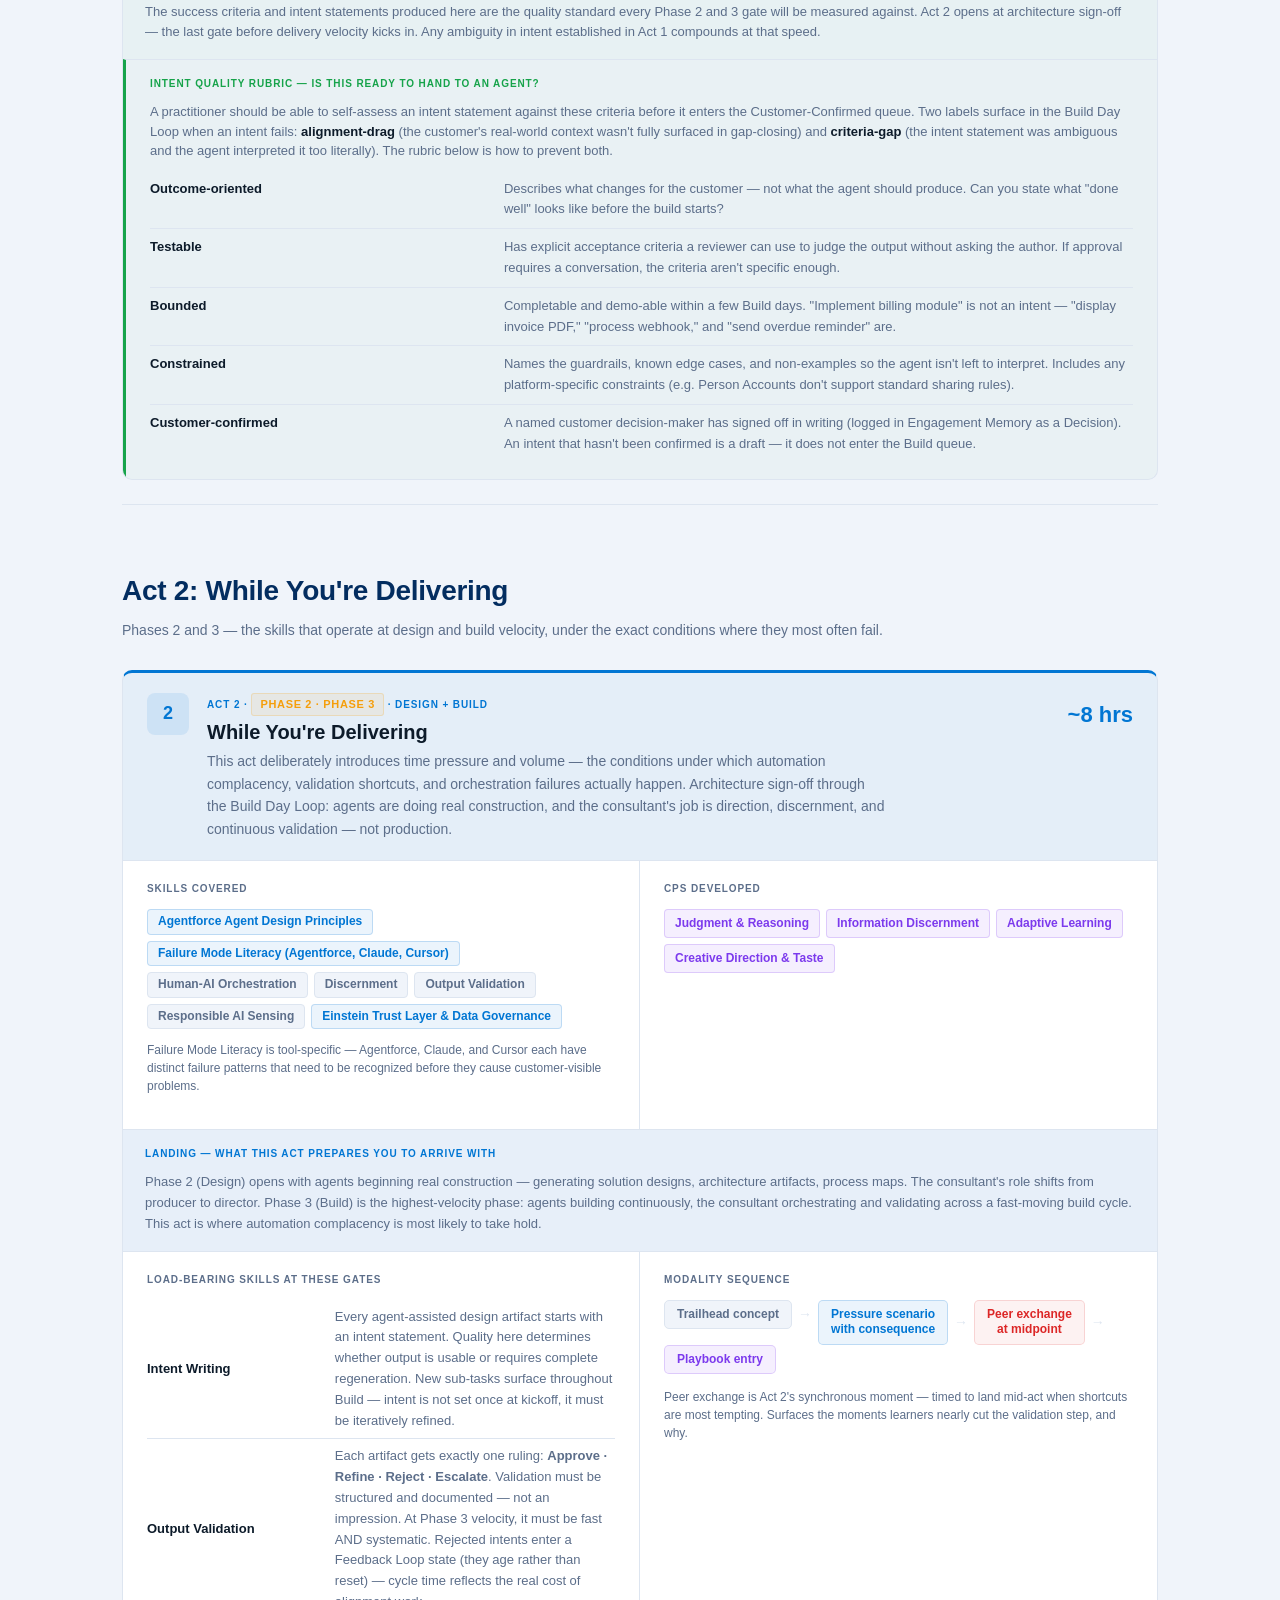
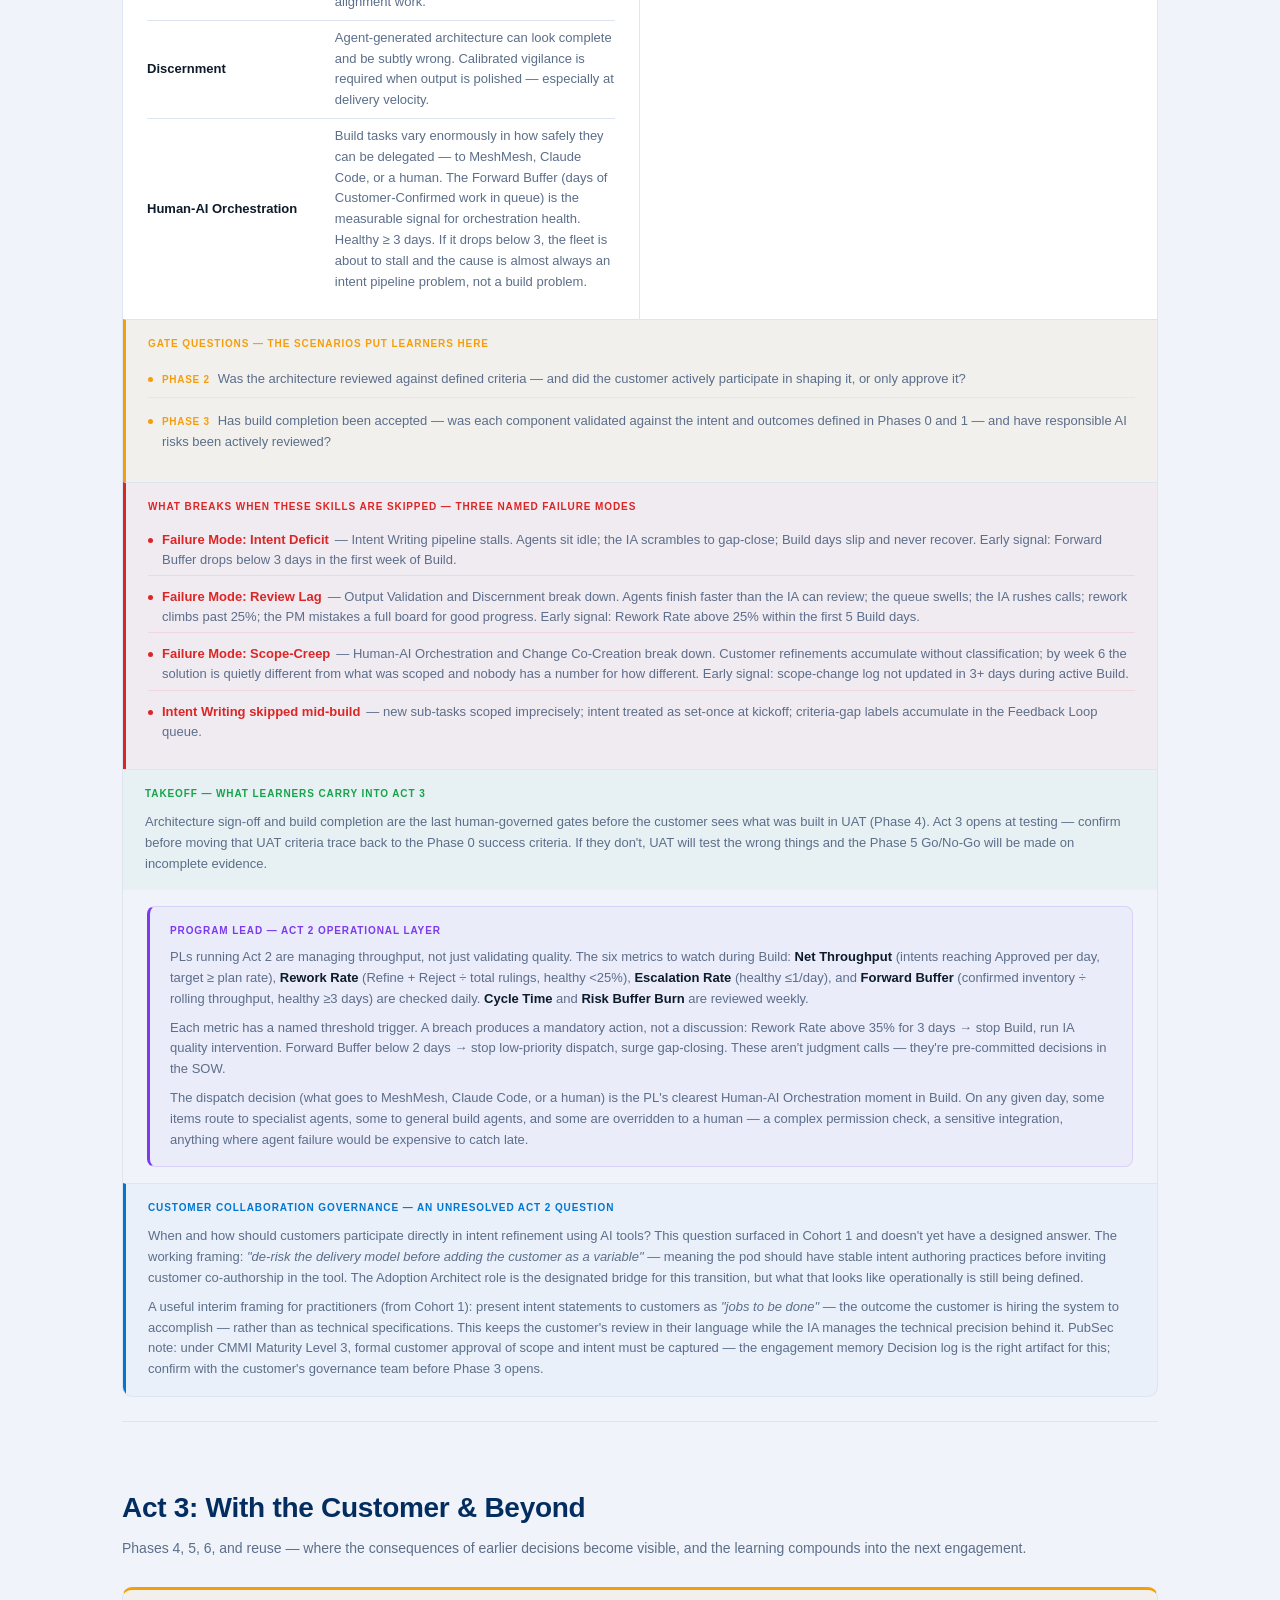
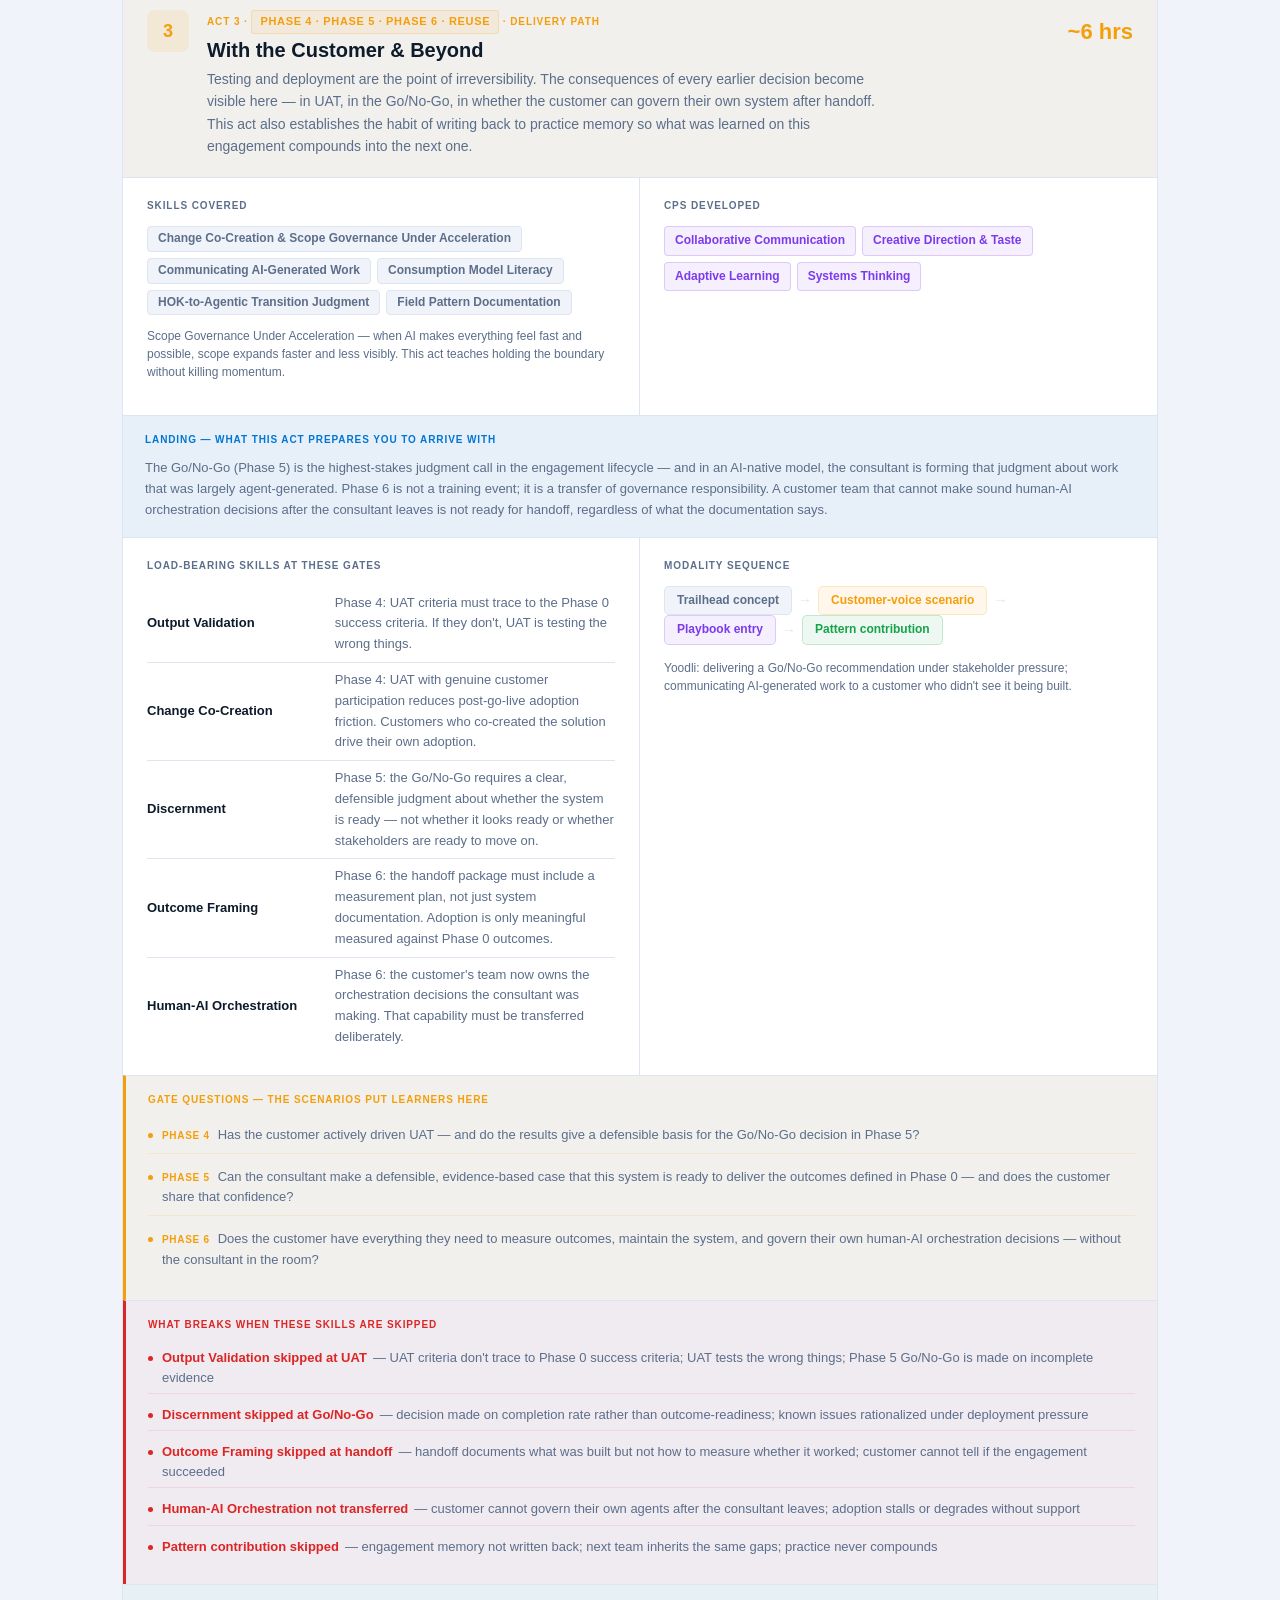
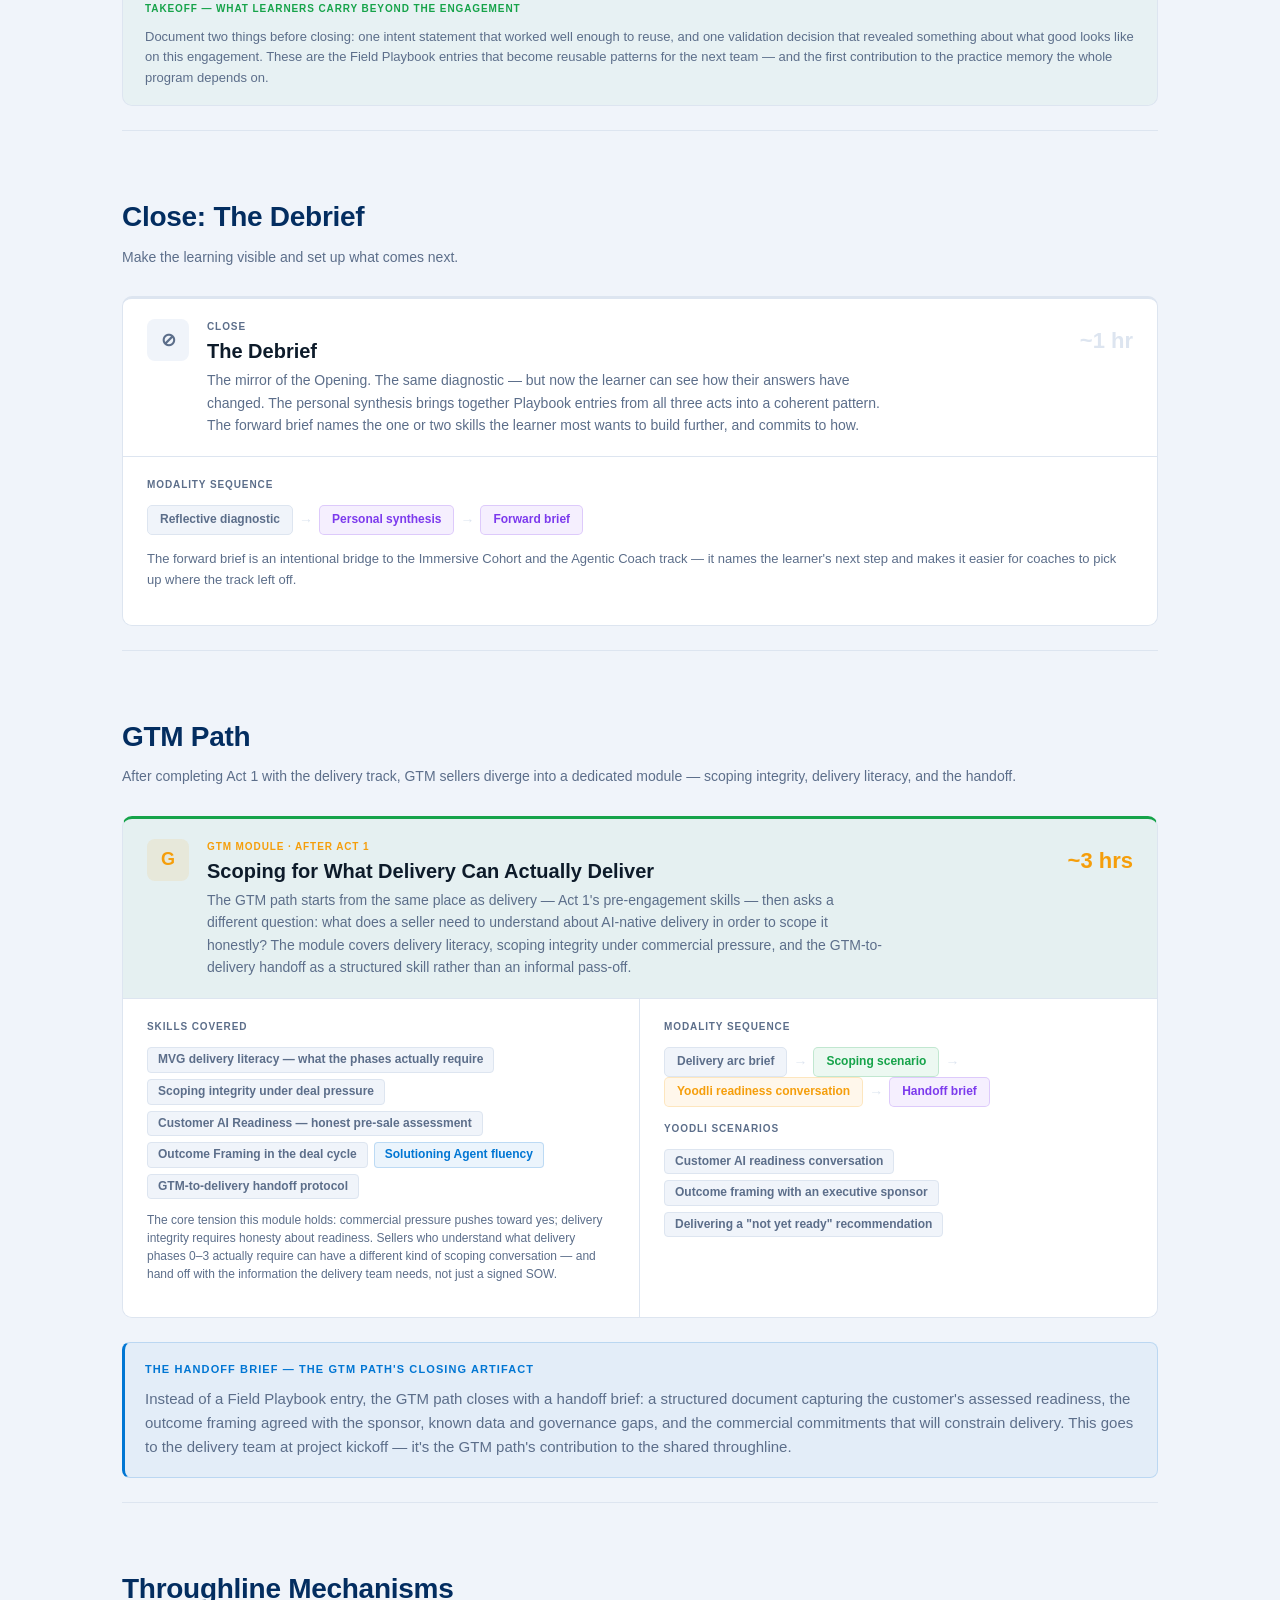
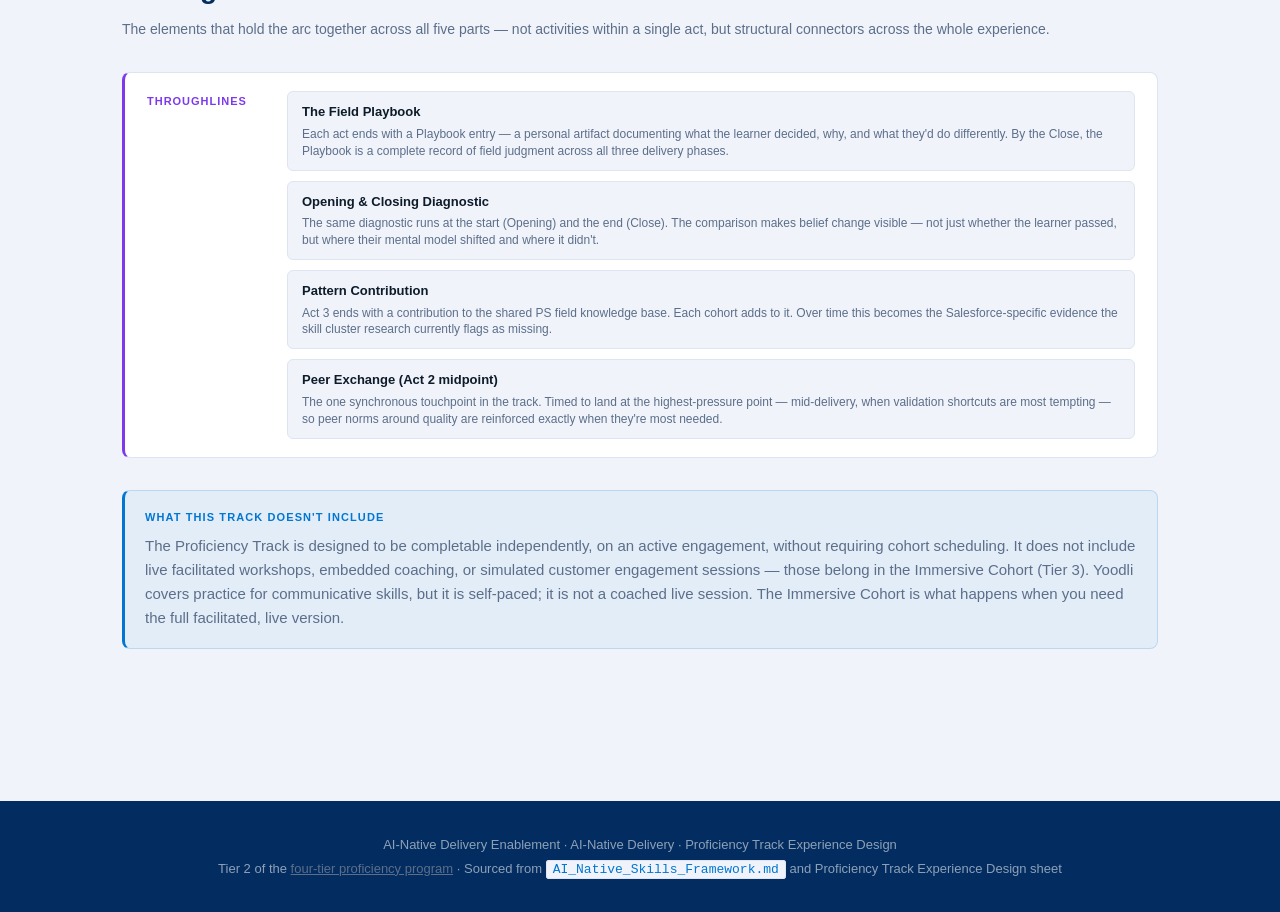
<file: proficiency-track.html>
<!DOCTYPE html>
<html lang="en">
<head>
  <meta charset="UTF-8">
  <meta name="viewport" content="width=device-width, initial-scale=1.0">
  <title>Proficiency Track — Experience Design</title>
  <link rel="stylesheet" href="style.css">
  <style>

    /* Arc summary bar */
    .arc-bar {
      display: grid;
      grid-template-columns: repeat(5, 1fr);
      gap: 0;
      border: 1px solid var(--border);
      border-radius: 10px;
      overflow: hidden;
      margin: 28px 0 40px;
    }
    .arc-bar-step {
      padding: 14px 16px;
      border-right: 1px solid var(--border);
      position: relative;
    }
    .arc-bar-step:last-child { border-right: none; }
    .arc-bar-step.open  { background: var(--card); }
    .arc-bar-step.act1  { background: rgba(22,163,74,0.05); }
    .arc-bar-step.act2  { background: rgba(1,118,211,0.05); }
    .arc-bar-step.act3  { background: rgba(245,158,11,0.05); }
    .arc-bar-step.close { background: var(--card); }
    .arc-bar-label {
      font-size: 10px;
      font-weight: 700;
      text-transform: uppercase;
      letter-spacing: 0.09em;
      margin-bottom: 5px;
    }
    .arc-bar-step.open  .arc-bar-label { color: var(--muted); }
    .arc-bar-step.act1  .arc-bar-label { color: var(--green); }
    .arc-bar-step.act2  .arc-bar-label { color: var(--blue); }
    .arc-bar-step.act3  .arc-bar-label { color: var(--gold); }
    .arc-bar-step.close .arc-bar-label { color: var(--muted); }
    .arc-bar-name { font-size: 13px; font-weight: 700; color: var(--text); line-height: 1.3; margin-bottom: 6px; }
    .arc-bar-hrs { font-size: 13px; font-weight: 800; }
    .arc-bar-step.open  .arc-bar-hrs { color: var(--muted); }
    .arc-bar-step.act1  .arc-bar-hrs { color: var(--green); }
    .arc-bar-step.act2  .arc-bar-hrs { color: var(--blue); }
    .arc-bar-step.act3  .arc-bar-hrs { color: var(--gold); }
    .arc-bar-step.close .arc-bar-hrs { color: var(--muted); }

    /* Act cards */
    .act-card {
      border-radius: 10px;
      overflow: hidden;
      margin: 24px 0;
      border: 1px solid var(--border);
    }
    .act-card.open  { border-top: 3px solid var(--border); }
    .act-card.act1  { border-top: 3px solid var(--green); }
    .act-card.act2  { border-top: 3px solid var(--blue); }
    .act-card.act3  { border-top: 3px solid var(--gold); }
    .act-card.close { border-top: 3px solid var(--border); }

    .act-header {
      padding: 20px 24px;
      display: flex;
      align-items: flex-start;
      gap: 18px;
      border-bottom: 1px solid var(--border);
    }
    .act-card.open  .act-header { background: var(--card); }
    .act-card.act1  .act-header { background: rgba(22,163,74,0.05); }
    .act-card.act2  .act-header { background: rgba(1,118,211,0.05); }
    .act-card.act3  .act-header { background: rgba(245,158,11,0.05); }
    .act-card.close .act-header { background: var(--card); }

    .act-num {
      min-width: 42px;
      height: 42px;
      border-radius: 8px;
      display: flex;
      align-items: center;
      justify-content: center;
      font-size: 18px;
      font-weight: 800;
      flex-shrink: 0;
    }
    .act-card.open  .act-num { background: var(--bg); color: var(--muted); }
    .act-card.act1  .act-num { background: rgba(22,163,74,0.1); color: var(--green); }
    .act-card.act2  .act-num { background: rgba(1,118,211,0.1); color: var(--blue); }
    .act-card.act3  .act-num { background: rgba(245,158,11,0.1); color: var(--gold); }
    .act-card.close .act-num { background: var(--bg); color: var(--muted); }

    .act-header-text { flex: 1; }
    .act-eyebrow {
      font-size: 10px;
      font-weight: 700;
      text-transform: uppercase;
      letter-spacing: 0.09em;
      margin-bottom: 4px;
    }
    .act-card.open  .act-eyebrow { color: var(--muted); }
    .act-card.act1  .act-eyebrow { color: var(--green); }
    .act-card.act2  .act-eyebrow { color: var(--blue); }
    .act-card.act3  .act-eyebrow { color: var(--gold); }
    .act-card.close .act-eyebrow { color: var(--muted); }

    .act-title { font-size: 20px; font-weight: 800; color: var(--text); margin-bottom: 6px; line-height: 1.2; }
    .act-purpose { font-size: 14px; color: var(--muted); line-height: 1.6; max-width: 680px; }
    .act-hrs { font-size: 22px; font-weight: 800; white-space: nowrap; padding-top: 4px; }
    .act-card.open  .act-hrs { color: var(--border); }
    .act-card.act1  .act-hrs { color: var(--green); }
    .act-card.act2  .act-hrs { color: var(--blue); }
    .act-card.act3  .act-hrs { color: var(--gold); }
    .act-card.close .act-hrs { color: var(--border); }

    /* Act body grid */
    .act-body { display: grid; grid-template-columns: 1fr 1fr; background: var(--card); }
    .act-body-full { background: var(--card); padding: 20px 24px; }
    .act-col { padding: 20px 24px; }
    .act-col:first-child { border-right: 1px solid var(--border); }
    .act-col-label {
      font-size: 10px; font-weight: 700; text-transform: uppercase;
      letter-spacing: 0.09em; color: var(--muted); margin-bottom: 12px;
    }

    /* Skill chips */
    .skill-chips { display: flex; flex-wrap: wrap; gap: 6px; margin-bottom: 4px; }
    .skill-chip {
      font-size: 12px; font-weight: 600;
      background: var(--bg); color: var(--muted);
      border: 1px solid var(--border);
      padding: 4px 10px; border-radius: 4px; line-height: 1.3;
    }
    .skill-chip.salesforce {
      background: rgba(1,118,211,0.08);
      color: var(--blue);
      border-color: rgba(1,118,211,0.2);
    }

    /* CPS tags */
    .cps-chips { display: flex; flex-wrap: wrap; gap: 6px; }
    .cps-chip {
      font-size: 12px; font-weight: 600;
      background: rgba(124,58,237,0.08); color: var(--purple);
      border: 1px solid rgba(124,58,237,0.2);
      padding: 4px 10px; border-radius: 4px;
    }

    /* Modality flow */
    .modality-flow { display: flex; align-items: flex-start; gap: 0; flex-wrap: wrap; }
    .modality-step { display: flex; align-items: center; gap: 0; }
    .modality-pill {
      font-size: 12px; font-weight: 600; padding: 6px 12px;
      border-radius: 5px; white-space: nowrap; line-height: 1.3; text-align: center;
    }
    .mod-concept  { background: var(--bg); color: var(--muted); border: 1px solid var(--border); }
    .mod-scenario { background: rgba(22,163,74,0.08); color: var(--green); border: 1px solid rgba(22,163,74,0.2); }
    .mod-pressure { background: rgba(1,118,211,0.08); color: var(--blue); border: 1px solid rgba(1,118,211,0.2); }
    .mod-playbook { background: rgba(124,58,237,0.08); color: var(--purple); border: 1px solid rgba(124,58,237,0.2); }
    .mod-gate     { background: rgba(245,158,11,0.08); color: var(--gold); border: 1px solid rgba(245,158,11,0.2); }
    .mod-peer     { background: rgba(220,38,38,0.06); color: var(--red); border: 1px solid rgba(220,38,38,0.15); }
    .mod-customer { background: rgba(245,158,11,0.08); color: var(--gold); border: 1px solid rgba(245,158,11,0.2); }
    .mod-pattern  { background: rgba(22,163,74,0.08); color: var(--green); border: 1px solid rgba(22,163,74,0.2); }
    .mod-diagnostic { background: var(--bg); color: var(--muted); border: 1px solid var(--border); }
    .mod-synthesis  { background: rgba(124,58,237,0.08); color: var(--purple); border: 1px solid rgba(124,58,237,0.2); }
    .mod-brief      { background: rgba(124,58,237,0.08); color: var(--purple); border: 1px solid rgba(124,58,237,0.2); }
    .mod-video      { background: var(--bg); color: var(--muted); border: 1px solid var(--border); }
    .mod-arrow { color: var(--border); font-size: 14px; padding: 0 6px; flex-shrink: 0; }

    /* Throughline callout */
    .throughline-bar {
      background: var(--card);
      border: 1px solid var(--border);
      border-left: 3px solid var(--purple);
      border-radius: 8px;
      padding: 18px 22px;
      margin: 32px 0;
      display: grid;
      grid-template-columns: 120px 1fr;
      gap: 20px;
      align-items: start;
    }
    .throughline-label {
      font-size: 11px; font-weight: 700; text-transform: uppercase;
      letter-spacing: 0.09em; color: var(--purple); padding-top: 2px;
    }
    .throughline-mechanisms { display: flex; flex-wrap: wrap; gap: 10px; }
    .throughline-item { background: var(--bg); border: 1px solid var(--border); border-radius: 6px; padding: 10px 14px; }
    .throughline-item-name { font-size: 13px; font-weight: 700; color: var(--text); margin-bottom: 3px; }
    .throughline-item-desc { font-size: 12px; color: var(--muted); line-height: 1.4; }

    /* MVG phase tags */
    .mvg-tag {
      display: inline-block; font-size: 11px; font-weight: 700;
      text-transform: uppercase; letter-spacing: 0.06em;
      background: rgba(245,158,11,0.08); color: var(--gold);
      border: 1px solid rgba(245,158,11,0.2);
      padding: 2px 8px; border-radius: 3px;
    }

    /* Gate-mirror sections inside act cards */
    .act-gate-section { padding: 16px 22px; border-top: 1px solid var(--border); }
    .act-gate-section.landing { background: rgba(1,118,211,0.04); }
    .act-gate-section.gate-q  { background: rgba(245,158,11,0.05); border-left: 3px solid var(--gold); }
    .act-gate-section.breaks  { background: rgba(220,38,38,0.04); border-left: 3px solid var(--red); }
    .act-gate-section.takeoff { background: rgba(22,163,74,0.04); }
    .act-gate-label {
      font-size: 10px; font-weight: 700; text-transform: uppercase;
      letter-spacing: 0.09em; margin-bottom: 10px;
    }
    .act-gate-section.landing .act-gate-label { color: var(--blue); }
    .act-gate-section.gate-q  .act-gate-label { color: var(--gold); }
    .act-gate-section.breaks  .act-gate-label { color: var(--red); }
    .act-gate-section.takeoff .act-gate-label { color: var(--green); }
    .act-gate-section p { margin-bottom: 0; font-size: 13px; color: var(--muted); line-height: 1.6; }

    .gate-q-list { list-style: none; padding: 0; margin: 0; }
    .gate-q-list li {
      font-size: 13px; color: var(--muted); line-height: 1.6;
      padding: 7px 0 7px 14px;
      border-bottom: 1px solid rgba(245,158,11,0.12);
      position: relative;
    }
    .gate-q-list li:last-child { border-bottom: none; }
    .gate-q-list li::before {
      content: ''; position: absolute; left: 0; top: 15px;
      width: 5px; height: 5px; border-radius: 50%; background: var(--gold);
    }
    .gate-q-tag {
      font-size: 10px; font-weight: 700; text-transform: uppercase;
      letter-spacing: 0.07em; color: var(--gold); margin-right: 8px;
    }

    .breaks-list { list-style: none; padding: 0; margin: 0; }
    .breaks-list li {
      font-size: 13px; color: var(--muted); line-height: 1.55;
      padding: 5px 0 5px 14px;
      border-bottom: 1px solid rgba(220,38,38,0.1);
      position: relative;
    }
    .breaks-list li:last-child { border-bottom: none; }
    .breaks-list li::before {
      content: ''; position: absolute; left: 0; top: 13px;
      width: 5px; height: 5px; border-radius: 50%; background: var(--red);
    }
    .breaks-skill { font-weight: 700; color: var(--red); margin-right: 6px; }

    /* PL aside */
    .pl-aside {
      background: rgba(124,58,237,0.04);
      border: 1px solid rgba(124,58,237,0.15);
      border-left: 3px solid var(--purple);
      border-radius: 8px;
      padding: 16px 20px;
      margin: 16px 24px;
    }
    .pl-aside-label {
      font-size: 10px; font-weight: 700; text-transform: uppercase;
      letter-spacing: 0.09em; color: var(--purple); margin-bottom: 8px;
    }
    .pl-aside p { font-size: 13px; color: var(--muted); line-height: 1.6; margin-bottom: 8px; }
    .pl-aside p:last-child { margin-bottom: 0; }

    /* Intent rubric */
    .rubric-section {
      padding: 16px 24px;
      border-top: 1px solid var(--border);
      background: rgba(22,163,74,0.03);
      border-left: 3px solid var(--green);
    }
    .rubric-label {
      font-size: 10px; font-weight: 700; text-transform: uppercase;
      letter-spacing: 0.09em; color: var(--green); margin-bottom: 10px;
    }
    .rubric-table { width: 100%; font-size: 13px; border-collapse: collapse; margin-top: 8px; }
    .rubric-table td { padding: 8px 0; border-bottom: 1px solid var(--border); vertical-align: top; color: var(--muted); }
    .rubric-table tr:last-child td { border-bottom: none; }
    .rubric-table td:first-child { width: 36%; padding-right: 14px; }

    @media (max-width: 640px) {
      .arc-bar { grid-template-columns: 1fr 1fr; }
      .arc-bar-step:nth-child(5) { border-top: 1px solid var(--border); }
      .act-body { grid-template-columns: 1fr; }
      .act-col:first-child { border-right: none; border-bottom: 1px solid var(--border); }
      .act-header { flex-wrap: wrap; }
      .throughline-bar { grid-template-columns: 1fr; }
    }
  </style>
</head>
<body>

<div class="site-nav">
  <div class="site-nav-inner">
    <span class="site-nav-label">AI-Native Delivery Enablement</span>
    <a href="index.html">Flight Guide</a>
    <a href="proficiency-overview.html">Program Design</a>
    <a href="proficiency-track.html" class="current">Proficiency Track</a>
    <a href="agentic-coach.html">Agentic Coach</a>
    <a href="pl-guide.html">PL Guide</a>
  </div>
</div>

<header>
  <div class="header-inner">
    <div class="header-label">AI-Native Delivery Enablement · AI-Native Delivery · Tier 2</div>
    <h1>Proficiency Track<br>Experience Design</h1>
    <p class="header-sub">A structured learning arc for delivery consultants and GTM sellers on active AI-native engagements. Two paths that share Act 1 — so what gets sold and what gets delivered start from the same foundation.</p>
    <div class="header-meta">Delivery path ~23 hrs · GTM path ~10 hrs &nbsp;·&nbsp; Shared Act 1 &nbsp;·&nbsp; Trailhead · Slack canvases · Yoodli</div>
  </div>
</header>

<nav>
  <div class="nav-inner">
    <a href="#arc">Arc Overview</a>
    <a href="#opening">Opening</a>
    <a href="#act1">Act 1 (Shared)</a>
    <a href="#act2">Act 2</a>
    <a href="#act3">Act 3</a>
    <a href="#close">Close</a>
    <a href="#gtm">GTM Path</a>
    <a href="#throughline">Throughlines</a>
  </div>
</nav>

<main>

  <!-- ARC OVERVIEW -->
  <section id="arc">
    <h2>The Arc at a Glance</h2>
    <p class="section-sub">Two paths through the same track. Delivery and GTM share Act 1 — before the build, when the engagement can still be shaped. GTM diverges after that into a dedicated module. Delivery continues through Acts 2 and 3.</p>

    <div class="arc-bar">
      <div class="arc-bar-step open">
        <div class="arc-bar-label">Opening</div>
        <div class="arc-bar-name">Orientation</div>
        <div class="arc-bar-hrs">~1 hr</div>
      </div>
      <div class="arc-bar-step act1">
        <div class="arc-bar-label">Act 1 · Phases 0–1 · Shared</div>
        <div class="arc-bar-name">Before You Build</div>
        <div class="arc-bar-hrs">~7 hrs</div>
      </div>
      <div class="arc-bar-step act2">
        <div class="arc-bar-label">Act 2 · Phases 2–3</div>
        <div class="arc-bar-name">While You're Delivering</div>
        <div class="arc-bar-hrs">~8 hrs</div>
      </div>
      <div class="arc-bar-step act3">
        <div class="arc-bar-label">Act 3 · Phases 4–6+</div>
        <div class="arc-bar-name">With the Customer &amp; Beyond</div>
        <div class="arc-bar-hrs">~6 hrs</div>
      </div>
      <div class="arc-bar-step close">
        <div class="arc-bar-label">Close</div>
        <div class="arc-bar-name">The Debrief</div>
        <div class="arc-bar-hrs">~1 hr</div>
      </div>
    </div>

    <div class="callout">
      <div class="callout-title">Design principle: consequences compound</div>
      <p>Each act is set at a different point in delivery — so learners feel the stakes change. Mistakes in Act 1 (before the build) are cheap to fix. Mistakes in Act 2 (mid-delivery, under time pressure) are expensive. By Act 3, the consequences of earlier decisions become visible to the customer. The arc is designed so this is felt, not just stated.</p>
    </div>

    <div class="callout">
      <div class="callout-title">Modality stack: three tools, three purposes</div>
      <p><strong style="color: var(--text);">Trailhead</strong> carries the structured learning spine for each act — concept input, scenario, and checkpoint. <strong style="color: var(--text);">Slack always-on canvases</strong> serve as the in-the-moment reference layer: decision protocols, anti-patterns, and observable behaviors accessible without leaving the flow of work. <strong style="color: var(--text);">Yoodli</strong> handles the communicative clusters — Change Co-Creation, Customer AI Readiness conversations, Outcome Framing — where judgment requires a practiced human voice, not just reading comprehension.</p>
    </div>
  </section>

  <!-- OPENING -->
  <section id="opening">
    <h2>Opening: Orientation</h2>
    <p class="section-sub">Before the learning begins — surface what learners already believe and set the stakes.</p>

    <div class="act-card open">
      <div class="act-header">
        <div class="act-num">⊙</div>
        <div class="act-header-text">
          <div class="act-eyebrow">Opening</div>
          <div class="act-title">Orientation</div>
          <div class="act-purpose">This isn't an icebreaker — it's a diagnostic. The goal is to surface existing mental models before the learning begins, so that what follows has something to push against. Learners who don't know what they currently believe can't tell when that belief has changed.</div>
        </div>
        <div class="act-hrs">~1 hr</div>
      </div>
      <div class="act-body-full">
        <div class="act-col-label">Modality sequence</div>
        <div class="modality-flow">
          <div class="modality-step">
            <div class="modality-pill mod-diagnostic">Written diagnostic</div>
            <div class="mod-arrow">→</div>
          </div>
          <div class="modality-step">
            <div class="modality-pill mod-video">Narrative scenario brief</div>
          </div>
        </div>
        <p style="margin-top: 14px; font-size: 13px; color: var(--muted);">The diagnostic captures current assumptions about AI-native delivery; the scenario brief introduces the fictional engagement that runs through all three acts as a common reference point.</p>
      </div>
    </div>
  </section>

  <!-- ACT 1 -->
  <section id="act1">
    <h2>Act 1: Before You Build</h2>
    <p class="section-sub">Phases 0 and 1 — the skills that determine whether the engagement is set up to succeed.</p>

    <div class="act-card act1">
      <div class="act-header">
        <div class="act-num">1</div>
        <div class="act-header-text">
          <div class="act-eyebrow">Act 1 · <span class="mvg-tag">Pre-Flight · Phase 0 · Phase 1</span> · Delivery + GTM shared</div>
          <div class="act-title">Before You Build</div>
          <div class="act-purpose">The engagement can still be shaped here. Mistakes are cheap to fix now — and expensive after Phase 2 opens. This act puts learners in the Pre-Flight and Phase 0–1 gates: assessing readiness, framing outcomes, surfacing assumptions, and producing the intent that agents will act on.</div>
        </div>
        <div class="act-hrs">~7 hrs</div>
      </div>

      <div class="act-body">
        <div class="act-col">
          <div class="act-col-label">Skills covered</div>
          <div class="skill-chips">
            <span class="skill-chip">Customer AI Readiness Assessment</span>
            <span class="skill-chip salesforce">Data Quality Judgment (Data Cloud readiness)</span>
            <span class="skill-chip">Assumption Surfacing &amp; Documentation</span>
            <span class="skill-chip">Outcome Framing</span>
            <span class="skill-chip">Intent Writing + Prompt Template Design</span>
          </div>
          <p style="margin-top: 12px; font-size: 12px; color: var(--muted); line-height: 1.5;">Data Cloud readiness is a Salesforce-specific sub-skill — platform knowledge meeting judgment, not just tool training.</p>
        </div>
        <div class="act-col">
          <div class="act-col-label">CPS developed</div>
          <div class="cps-chips">
            <span class="cps-chip">Judgment &amp; Reasoning</span>
            <span class="cps-chip">Systems Thinking</span>
            <span class="cps-chip">Collaborative Communication</span>
            <span class="cps-chip">Information Discernment</span>
          </div>
        </div>
      </div>

      <div class="act-gate-section landing">
        <div class="act-gate-label">Landing — what this act prepares you to arrive with</div>
        <p>Before Phase 0 closes, the team needs a shared, measurable definition of success in outcome terms — not deliverable terms. The success criteria validated at the Phase 0 gate are the quality standard every downstream gate will be measured against. Before Phase 1 closes, the roadmap must be one the customer helped build, not one they were asked to sign off on. A co-authored roadmap creates ownership; an approved roadmap creates a future scope dispute.</p>
      </div>

      <div class="act-body" style="border-top: 1px solid var(--border);">
        <div class="act-col">
          <div class="act-col-label">Load-bearing skills at these gates</div>
          <table style="width:100%; font-size:13px; border-collapse:collapse;">
            <tr><td style="padding:7px 0; border-bottom:1px solid var(--border); color:var(--text); font-weight:600; width:38%;">Customer AI Readiness</td><td style="padding:7px 0 7px 10px; border-bottom:1px solid var(--border); color:var(--muted);">Pre-Flight: should this engagement proceed under an AI-native model at all?</td></tr>
            <tr><td style="padding:7px 0; border-bottom:1px solid var(--border); color:var(--text); font-weight:600;">Outcome Framing</td><td style="padding:7px 0 7px 10px; border-bottom:1px solid var(--border); color:var(--muted);">Phase 0: success criteria must describe what changes for the customer — not what gets built.</td></tr>
            <tr><td style="padding:7px 0; border-bottom:1px solid var(--border); color:var(--text); font-weight:600;">Data Quality Judgment</td><td style="padding:7px 0 7px 10px; border-bottom:1px solid var(--border); color:var(--muted);">Phase 0: data must be assessed as fit for agentic use — not just available.</td></tr>
            <tr><td style="padding:7px 0; border-bottom:1px solid var(--border); color:var(--text); font-weight:600;">Change Co-Creation</td><td style="padding:7px 0 7px 10px; border-bottom:1px solid var(--border); color:var(--muted);">Phase 1: roadmap built in working sessions with the customer, not presented for approval.</td></tr>
            <tr><td style="padding:7px 0; color:var(--text); font-weight:600;">Intent Writing</td><td style="padding:7px 0 7px 10px; color:var(--muted);">Phase 1: customer-approved epics become the brief for agent-assisted design in Phase 2. Imprecise epics produce unpredictable agent output.</td></tr>
          </table>
        </div>
        <div class="act-col">
          <div class="act-col-label">Modality sequence</div>
          <div class="modality-flow" style="margin-bottom:14px;">
            <div class="modality-step">
              <div class="modality-pill mod-concept">Trailhead concept</div>
              <div class="mod-arrow">→</div>
            </div>
            <div class="modality-step">
              <div class="modality-pill mod-scenario">Scenario decision<br>with consequence</div>
              <div class="mod-arrow">→</div>
            </div>
            <div class="modality-step">
              <div class="modality-pill mod-playbook">Playbook entry</div>
              <div class="mod-arrow">→</div>
            </div>
            <div class="modality-step">
              <div class="modality-pill mod-gate">Gate reflection</div>
            </div>
          </div>
          <p style="font-size: 12px; color: var(--muted); line-height: 1.5;">Yoodli: Customer AI Readiness conversation — practicing the Pre-Flight judgment call with a customer who believes they're ready.</p>
        </div>
      </div>

      <div class="act-gate-section gate-q">
        <div class="act-gate-label">Gate questions — the scenarios put learners here</div>
        <ul class="gate-q-list">
          <li><span class="gate-q-tag">Pre-Flight</span>Is this customer actually ready for AI-native delivery — and if not, what's the honest recommendation?</li>
          <li><span class="gate-q-tag">Phase 0</span>Does the team have a shared, measurable definition of success — and has the customer's data been assessed as fit for the agentic workflows being planned?</li>
          <li><span class="gate-q-tag">Phase 1</span>Would a team member joining mid-stream — or an agent acting on this roadmap — understand exactly what success looks like for each epic, and is the scope bounded enough to deliver it?</li>
        </ul>
      </div>

      <div class="act-gate-section breaks">
        <div class="act-gate-label">What breaks when these skills are skipped</div>
        <ul class="breaks-list">
          <li><span class="breaks-skill">Customer AI Readiness skipped</span>— team commits to AI-native delivery with a customer who cannot sustain it; gaps surface when velocity is highest</li>
          <li><span class="breaks-skill">Outcome Framing skipped</span>— success criteria are output-framed; Phase 1 roadmap has no outcome anchor; every downstream gate has no teeth</li>
          <li><span class="breaks-skill">Intent Writing skipped</span>— imprecise epics produce unpredictable agent behavior at Phase 2 velocity; errors are expensive to catch late</li>
          <li><span class="breaks-skill">Change Co-Creation skipped</span>— roadmap is presented for approval, not co-authored; scope creep begins before delivery starts</li>
        </ul>
      </div>

      <div class="act-gate-section takeoff">
        <div class="act-gate-label">Takeoff — what learners carry into Act 2</div>
        <p>The success criteria and intent statements produced here are the quality standard every Phase 2 and 3 gate will be measured against. Act 2 opens at architecture sign-off — the last gate before delivery velocity kicks in. Any ambiguity in intent established in Act 1 compounds at that speed.</p>
      </div>

      <div class="rubric-section">
        <div class="rubric-label">Intent Quality Rubric — is this ready to hand to an agent?</div>
        <p style="font-size:13px; color:var(--muted); margin-bottom:10px; line-height:1.5;">A practitioner should be able to self-assess an intent statement against these criteria before it enters the Customer-Confirmed queue. Two labels surface in the Build Day Loop when an intent fails: <strong style="color:var(--text);">alignment-drag</strong> (the customer's real-world context wasn't fully surfaced in gap-closing) and <strong style="color:var(--text);">criteria-gap</strong> (the intent statement was ambiguous and the agent interpreted it too literally). The rubric below is how to prevent both.</p>
        <table class="rubric-table">
          <tr><td><strong style="color:var(--text);">Outcome-oriented</strong></td><td>Describes what changes for the customer — not what the agent should produce. Can you state what "done well" looks like before the build starts?</td></tr>
          <tr><td><strong style="color:var(--text);">Testable</strong></td><td>Has explicit acceptance criteria a reviewer can use to judge the output without asking the author. If approval requires a conversation, the criteria aren't specific enough.</td></tr>
          <tr><td><strong style="color:var(--text);">Bounded</strong></td><td>Completable and demo-able within a few Build days. "Implement billing module" is not an intent — "display invoice PDF," "process webhook," and "send overdue reminder" are.</td></tr>
          <tr><td><strong style="color:var(--text);">Constrained</strong></td><td>Names the guardrails, known edge cases, and non-examples so the agent isn't left to interpret. Includes any platform-specific constraints (e.g. Person Accounts don't support standard sharing rules).</td></tr>
          <tr><td><strong style="color:var(--text);">Customer-confirmed</strong></td><td>A named customer decision-maker has signed off in writing (logged in Engagement Memory as a Decision). An intent that hasn't been confirmed is a draft — it does not enter the Build queue.</td></tr>
        </table>
      </div>

    </div>
  </section>

  <!-- ACT 2 -->
  <section id="act2">
    <h2>Act 2: While You're Delivering</h2>
    <p class="section-sub">Phases 2 and 3 — the skills that operate at design and build velocity, under the exact conditions where they most often fail.</p>

    <div class="act-card act2">
      <div class="act-header">
        <div class="act-num">2</div>
        <div class="act-header-text">
          <div class="act-eyebrow">Act 2 · <span class="mvg-tag">Phase 2 · Phase 3</span> · Design + Build</div>
          <div class="act-title">While You're Delivering</div>
          <div class="act-purpose">This act deliberately introduces time pressure and volume — the conditions under which automation complacency, validation shortcuts, and orchestration failures actually happen. Architecture sign-off through the Build Day Loop: agents are doing real construction, and the consultant's job is direction, discernment, and continuous validation — not production.</div>
        </div>
        <div class="act-hrs">~8 hrs</div>
      </div>

      <div class="act-body">
        <div class="act-col">
          <div class="act-col-label">Skills covered</div>
          <div class="skill-chips">
            <span class="skill-chip salesforce">Agentforce Agent Design Principles</span>
            <span class="skill-chip salesforce">Failure Mode Literacy (Agentforce, Claude, Cursor)</span>
            <span class="skill-chip">Human-AI Orchestration</span>
            <span class="skill-chip">Discernment</span>
            <span class="skill-chip">Output Validation</span>
            <span class="skill-chip">Responsible AI Sensing</span>
            <span class="skill-chip salesforce">Einstein Trust Layer &amp; Data Governance</span>
          </div>
          <p style="margin-top: 12px; font-size: 12px; color: var(--muted); line-height: 1.5;">Failure Mode Literacy is tool-specific — Agentforce, Claude, and Cursor each have distinct failure patterns that need to be recognized before they cause customer-visible problems.</p>
        </div>
        <div class="act-col">
          <div class="act-col-label">CPS developed</div>
          <div class="cps-chips">
            <span class="cps-chip">Judgment &amp; Reasoning</span>
            <span class="cps-chip">Information Discernment</span>
            <span class="cps-chip">Adaptive Learning</span>
            <span class="cps-chip">Creative Direction &amp; Taste</span>
          </div>
        </div>
      </div>

      <div class="act-gate-section landing">
        <div class="act-gate-label">Landing — what this act prepares you to arrive with</div>
        <p>Phase 2 (Design) opens with agents beginning real construction — generating solution designs, architecture artifacts, process maps. The consultant's role shifts from producer to director. Phase 3 (Build) is the highest-velocity phase: agents building continuously, the consultant orchestrating and validating across a fast-moving build cycle. This act is where automation complacency is most likely to take hold.</p>
      </div>

      <div class="act-body" style="border-top: 1px solid var(--border);">
        <div class="act-col">
          <div class="act-col-label">Load-bearing skills at these gates</div>
          <table style="width:100%; font-size:13px; border-collapse:collapse;">
            <tr><td style="padding:7px 0; border-bottom:1px solid var(--border); color:var(--text); font-weight:600; width:38%;">Intent Writing</td><td style="padding:7px 0 7px 10px; border-bottom:1px solid var(--border); color:var(--muted);">Every agent-assisted design artifact starts with an intent statement. Quality here determines whether output is usable or requires complete regeneration. New sub-tasks surface throughout Build — intent is not set once at kickoff, it must be iteratively refined.</td></tr>
            <tr><td style="padding:7px 0; border-bottom:1px solid var(--border); color:var(--text); font-weight:600;">Output Validation</td><td style="padding:7px 0 7px 10px; border-bottom:1px solid var(--border); color:var(--muted);">Each artifact gets exactly one ruling: <strong>Approve · Refine · Reject · Escalate</strong>. Validation must be structured and documented — not an impression. At Phase 3 velocity, it must be fast AND systematic. Rejected intents enter a Feedback Loop state (they age rather than reset) — cycle time reflects the real cost of alignment work.</td></tr>
            <tr><td style="padding:7px 0; border-bottom:1px solid var(--border); color:var(--text); font-weight:600;">Discernment</td><td style="padding:7px 0 7px 10px; border-bottom:1px solid var(--border); color:var(--muted);">Agent-generated architecture can look complete and be subtly wrong. Calibrated vigilance is required when output is polished — especially at delivery velocity.</td></tr>
            <tr><td style="padding:7px 0; color:var(--text); font-weight:600;">Human-AI Orchestration</td><td style="padding:7px 0 7px 10px; color:var(--muted);">Build tasks vary enormously in how safely they can be delegated — to MeshMesh, Claude Code, or a human. The Forward Buffer (days of Customer-Confirmed work in queue) is the measurable signal for orchestration health. Healthy ≥ 3 days. If it drops below 3, the fleet is about to stall and the cause is almost always an intent pipeline problem, not a build problem.</td></tr>
          </table>
        </div>
        <div class="act-col">
          <div class="act-col-label">Modality sequence</div>
          <div class="modality-flow" style="margin-bottom:14px;">
            <div class="modality-step">
              <div class="modality-pill mod-concept">Trailhead concept</div>
              <div class="mod-arrow">→</div>
            </div>
            <div class="modality-step">
              <div class="modality-pill mod-pressure">Pressure scenario<br>with consequence</div>
              <div class="mod-arrow">→</div>
            </div>
            <div class="modality-step">
              <div class="modality-pill mod-peer">Peer exchange<br>at midpoint</div>
              <div class="mod-arrow">→</div>
            </div>
            <div class="modality-step">
              <div class="modality-pill mod-playbook">Playbook entry</div>
            </div>
          </div>
          <p style="font-size: 12px; color: var(--muted); line-height: 1.5;">Peer exchange is Act 2's synchronous moment — timed to land mid-act when shortcuts are most tempting. Surfaces the moments learners nearly cut the validation step, and why.</p>
        </div>
      </div>

      <div class="act-gate-section gate-q">
        <div class="act-gate-label">Gate questions — the scenarios put learners here</div>
        <ul class="gate-q-list">
          <li><span class="gate-q-tag">Phase 2</span>Was the architecture reviewed against defined criteria — and did the customer actively participate in shaping it, or only approve it?</li>
          <li><span class="gate-q-tag">Phase 3</span>Has build completion been accepted — was each component validated against the intent and outcomes defined in Phases 0 and 1 — and have responsible AI risks been actively reviewed?</li>
        </ul>
      </div>

      <div class="act-gate-section breaks">
        <div class="act-gate-label">What breaks when these skills are skipped — three named failure modes</div>
        <ul class="breaks-list">
          <li><span class="breaks-skill">Failure Mode: Intent Deficit</span>— Intent Writing pipeline stalls. Agents sit idle; the IA scrambles to gap-close; Build days slip and never recover. Early signal: Forward Buffer drops below 3 days in the first week of Build.</li>
          <li><span class="breaks-skill">Failure Mode: Review Lag</span>— Output Validation and Discernment break down. Agents finish faster than the IA can review; the queue swells; the IA rushes calls; rework climbs past 25%; the PM mistakes a full board for good progress. Early signal: Rework Rate above 25% within the first 5 Build days.</li>
          <li><span class="breaks-skill">Failure Mode: Scope-Creep</span>— Human-AI Orchestration and Change Co-Creation break down. Customer refinements accumulate without classification; by week 6 the solution is quietly different from what was scoped and nobody has a number for how different. Early signal: scope-change log not updated in 3+ days during active Build.</li>
          <li><span class="breaks-skill">Intent Writing skipped mid-build</span>— new sub-tasks scoped imprecisely; intent treated as set-once at kickoff; criteria-gap labels accumulate in the Feedback Loop queue.</li>
        </ul>
      </div>

      <div class="act-gate-section takeoff">
        <div class="act-gate-label">Takeoff — what learners carry into Act 3</div>
        <p>Architecture sign-off and build completion are the last human-governed gates before the customer sees what was built in UAT (Phase 4). Act 3 opens at testing — confirm before moving that UAT criteria trace back to the Phase 0 success criteria. If they don't, UAT will test the wrong things and the Phase 5 Go/No-Go will be made on incomplete evidence.</p>
      </div>

      <div class="pl-aside">
        <div class="pl-aside-label">Program Lead — Act 2 Operational Layer</div>
        <p>PLs running Act 2 are managing throughput, not just validating quality. The six metrics to watch during Build: <strong style="color:var(--text);">Net Throughput</strong> (intents reaching Approved per day, target ≥ plan rate), <strong style="color:var(--text);">Rework Rate</strong> (Refine + Reject ÷ total rulings, healthy &lt;25%), <strong style="color:var(--text);">Escalation Rate</strong> (healthy ≤1/day), and <strong style="color:var(--text);">Forward Buffer</strong> (confirmed inventory ÷ rolling throughput, healthy ≥3 days) are checked daily. <strong style="color:var(--text);">Cycle Time</strong> and <strong style="color:var(--text);">Risk Buffer Burn</strong> are reviewed weekly.</p>
        <p>Each metric has a named threshold trigger. A breach produces a mandatory action, not a discussion: Rework Rate above 35% for 3 days → stop Build, run IA quality intervention. Forward Buffer below 2 days → stop low-priority dispatch, surge gap-closing. These aren't judgment calls — they're pre-committed decisions in the SOW.</p>
        <p>The dispatch decision (what goes to MeshMesh, Claude Code, or a human) is the PL's clearest Human-AI Orchestration moment in Build. On any given day, some items route to specialist agents, some to general build agents, and some are overridden to a human — a complex permission check, a sensitive integration, anything where agent failure would be expensive to catch late.</p>
      </div>

      <div class="act-gate-section" style="border-top: 1px solid var(--border); background: rgba(1,118,211,0.03); border-left: 3px solid var(--blue);">
        <div class="act-gate-label" style="color: var(--blue);">Customer Collaboration Governance — an unresolved Act 2 question</div>
        <p style="font-size:13px; color:var(--muted); line-height:1.6; margin-bottom:8px;">When and how should customers participate directly in intent refinement using AI tools? This question surfaced in Cohort 1 and doesn't yet have a designed answer. The working framing: <em>"de-risk the delivery model before adding the customer as a variable"</em> — meaning the pod should have stable intent authoring practices before inviting customer co-authorship in the tool. The Adoption Architect role is the designated bridge for this transition, but what that looks like operationally is still being defined.</p>
        <p style="font-size:13px; color:var(--muted); line-height:1.6; margin-bottom:0;">A useful interim framing for practitioners (from Cohort 1): present intent statements to customers as <em>"jobs to be done"</em> — the outcome the customer is hiring the system to accomplish — rather than as technical specifications. This keeps the customer's review in their language while the IA manages the technical precision behind it. PubSec note: under CMMI Maturity Level 3, formal customer approval of scope and intent must be captured — the engagement memory Decision log is the right artifact for this; confirm with the customer's governance team before Phase 3 opens.</p>
      </div>

    </div>
  </section>

  <!-- ACT 3 -->
  <section id="act3">
    <h2>Act 3: With the Customer &amp; Beyond</h2>
    <p class="section-sub">Phases 4, 5, 6, and reuse — where the consequences of earlier decisions become visible, and the learning compounds into the next engagement.</p>

    <div class="act-card act3">
      <div class="act-header">
        <div class="act-num">3</div>
        <div class="act-header-text">
          <div class="act-eyebrow">Act 3 · <span class="mvg-tag">Phase 4 · Phase 5 · Phase 6 · Reuse</span> · Delivery path</div>
          <div class="act-title">With the Customer &amp; Beyond</div>
          <div class="act-purpose">Testing and deployment are the point of irreversibility. The consequences of every earlier decision become visible here — in UAT, in the Go/No-Go, in whether the customer can govern their own system after handoff. This act also establishes the habit of writing back to practice memory so what was learned on this engagement compounds into the next one.</div>
        </div>
        <div class="act-hrs">~6 hrs</div>
      </div>

      <div class="act-body">
        <div class="act-col">
          <div class="act-col-label">Skills covered</div>
          <div class="skill-chips">
            <span class="skill-chip">Change Co-Creation &amp; Scope Governance Under Acceleration</span>
            <span class="skill-chip">Communicating AI-Generated Work</span>
            <span class="skill-chip">Consumption Model Literacy</span>
            <span class="skill-chip">HOK-to-Agentic Transition Judgment</span>
            <span class="skill-chip">Field Pattern Documentation</span>
          </div>
          <p style="margin-top: 12px; font-size: 12px; color: var(--muted); line-height: 1.5;">Scope Governance Under Acceleration — when AI makes everything feel fast and possible, scope expands faster and less visibly. This act teaches holding the boundary without killing momentum.</p>
        </div>
        <div class="act-col">
          <div class="act-col-label">CPS developed</div>
          <div class="cps-chips">
            <span class="cps-chip">Collaborative Communication</span>
            <span class="cps-chip">Creative Direction &amp; Taste</span>
            <span class="cps-chip">Adaptive Learning</span>
            <span class="cps-chip">Systems Thinking</span>
          </div>
        </div>
      </div>

      <div class="act-gate-section landing">
        <div class="act-gate-label">Landing — what this act prepares you to arrive with</div>
        <p>The Go/No-Go (Phase 5) is the highest-stakes judgment call in the engagement lifecycle — and in an AI-native model, the consultant is forming that judgment about work that was largely agent-generated. Phase 6 is not a training event; it is a transfer of governance responsibility. A customer team that cannot make sound human-AI orchestration decisions after the consultant leaves is not ready for handoff, regardless of what the documentation says.</p>
      </div>

      <div class="act-body" style="border-top: 1px solid var(--border);">
        <div class="act-col">
          <div class="act-col-label">Load-bearing skills at these gates</div>
          <table style="width:100%; font-size:13px; border-collapse:collapse;">
            <tr><td style="padding:7px 0; border-bottom:1px solid var(--border); color:var(--text); font-weight:600; width:38%;">Output Validation</td><td style="padding:7px 0 7px 10px; border-bottom:1px solid var(--border); color:var(--muted);">Phase 4: UAT criteria must trace to the Phase 0 success criteria. If they don't, UAT is testing the wrong things.</td></tr>
            <tr><td style="padding:7px 0; border-bottom:1px solid var(--border); color:var(--text); font-weight:600;">Change Co-Creation</td><td style="padding:7px 0 7px 10px; border-bottom:1px solid var(--border); color:var(--muted);">Phase 4: UAT with genuine customer participation reduces post-go-live adoption friction. Customers who co-created the solution drive their own adoption.</td></tr>
            <tr><td style="padding:7px 0; border-bottom:1px solid var(--border); color:var(--text); font-weight:600;">Discernment</td><td style="padding:7px 0 7px 10px; border-bottom:1px solid var(--border); color:var(--muted);">Phase 5: the Go/No-Go requires a clear, defensible judgment about whether the system is ready — not whether it looks ready or whether stakeholders are ready to move on.</td></tr>
            <tr><td style="padding:7px 0; border-bottom:1px solid var(--border); color:var(--text); font-weight:600;">Outcome Framing</td><td style="padding:7px 0 7px 10px; border-bottom:1px solid var(--border); color:var(--muted);">Phase 6: the handoff package must include a measurement plan, not just system documentation. Adoption is only meaningful measured against Phase 0 outcomes.</td></tr>
            <tr><td style="padding:7px 0; color:var(--text); font-weight:600;">Human-AI Orchestration</td><td style="padding:7px 0 7px 10px; color:var(--muted);">Phase 6: the customer's team now owns the orchestration decisions the consultant was making. That capability must be transferred deliberately.</td></tr>
          </table>
        </div>
        <div class="act-col">
          <div class="act-col-label">Modality sequence</div>
          <div class="modality-flow" style="margin-bottom:14px;">
            <div class="modality-step">
              <div class="modality-pill mod-concept">Trailhead concept</div>
              <div class="mod-arrow">→</div>
            </div>
            <div class="modality-step">
              <div class="modality-pill mod-customer">Customer-voice scenario</div>
              <div class="mod-arrow">→</div>
            </div>
            <div class="modality-step">
              <div class="modality-pill mod-playbook">Playbook entry</div>
              <div class="mod-arrow">→</div>
            </div>
            <div class="modality-step">
              <div class="modality-pill mod-pattern">Pattern contribution</div>
            </div>
          </div>
          <p style="font-size: 12px; color: var(--muted); line-height: 1.5;">Yoodli: delivering a Go/No-Go recommendation under stakeholder pressure; communicating AI-generated work to a customer who didn't see it being built.</p>
        </div>
      </div>

      <div class="act-gate-section gate-q">
        <div class="act-gate-label">Gate questions — the scenarios put learners here</div>
        <ul class="gate-q-list">
          <li><span class="gate-q-tag">Phase 4</span>Has the customer actively driven UAT — and do the results give a defensible basis for the Go/No-Go decision in Phase 5?</li>
          <li><span class="gate-q-tag">Phase 5</span>Can the consultant make a defensible, evidence-based case that this system is ready to deliver the outcomes defined in Phase 0 — and does the customer share that confidence?</li>
          <li><span class="gate-q-tag">Phase 6</span>Does the customer have everything they need to measure outcomes, maintain the system, and govern their own human-AI orchestration decisions — without the consultant in the room?</li>
        </ul>
      </div>

      <div class="act-gate-section breaks">
        <div class="act-gate-label">What breaks when these skills are skipped</div>
        <ul class="breaks-list">
          <li><span class="breaks-skill">Output Validation skipped at UAT</span>— UAT criteria don't trace to Phase 0 success criteria; UAT tests the wrong things; Phase 5 Go/No-Go is made on incomplete evidence</li>
          <li><span class="breaks-skill">Discernment skipped at Go/No-Go</span>— decision made on completion rate rather than outcome-readiness; known issues rationalized under deployment pressure</li>
          <li><span class="breaks-skill">Outcome Framing skipped at handoff</span>— handoff documents what was built but not how to measure whether it worked; customer cannot tell if the engagement succeeded</li>
          <li><span class="breaks-skill">Human-AI Orchestration not transferred</span>— customer cannot govern their own agents after the consultant leaves; adoption stalls or degrades without support</li>
          <li><span class="breaks-skill">Pattern contribution skipped</span>— engagement memory not written back; next team inherits the same gaps; practice never compounds</li>
        </ul>
      </div>

      <div class="act-gate-section takeoff">
        <div class="act-gate-label">Takeoff — what learners carry beyond the engagement</div>
        <p>Document two things before closing: one intent statement that worked well enough to reuse, and one validation decision that revealed something about what good looks like on this engagement. These are the Field Playbook entries that become reusable patterns for the next team — and the first contribution to the practice memory the whole program depends on.</p>
      </div>
    </div>
  </section>

  <!-- CLOSE -->
  <section id="close">
    <h2>Close: The Debrief</h2>
    <p class="section-sub">Make the learning visible and set up what comes next.</p>

    <div class="act-card close">
      <div class="act-header">
        <div class="act-num">⊘</div>
        <div class="act-header-text">
          <div class="act-eyebrow">Close</div>
          <div class="act-title">The Debrief</div>
          <div class="act-purpose">The mirror of the Opening. The same diagnostic — but now the learner can see how their answers have changed. The personal synthesis brings together Playbook entries from all three acts into a coherent pattern. The forward brief names the one or two skills the learner most wants to build further, and commits to how.</div>
        </div>
        <div class="act-hrs">~1 hr</div>
      </div>
      <div class="act-body-full">
        <div class="act-col-label">Modality sequence</div>
        <div class="modality-flow">
          <div class="modality-step">
            <div class="modality-pill mod-diagnostic">Reflective diagnostic</div>
            <div class="mod-arrow">→</div>
          </div>
          <div class="modality-step">
            <div class="modality-pill mod-synthesis">Personal synthesis</div>
            <div class="mod-arrow">→</div>
          </div>
          <div class="modality-step">
            <div class="modality-pill mod-brief">Forward brief</div>
          </div>
        </div>
        <p style="margin-top: 14px; font-size: 13px; color: var(--muted);">The forward brief is an intentional bridge to the Immersive Cohort and the Agentic Coach track — it names the learner's next step and makes it easier for coaches to pick up where the track left off.</p>
      </div>
    </div>
  </section>

  <!-- GTM PATH -->
  <section id="gtm">
    <h2>GTM Path</h2>
    <p class="section-sub">After completing Act 1 with the delivery track, GTM sellers diverge into a dedicated module — scoping integrity, delivery literacy, and the handoff.</p>

    <div class="act-card act1">
      <div class="act-header">
        <div class="act-num" style="background: rgba(245,158,11,0.1); color: var(--gold);">G</div>
        <div class="act-header-text">
          <div class="act-eyebrow" style="color: var(--gold);">GTM Module · After Act 1</div>
          <div class="act-title">Scoping for What Delivery Can Actually Deliver</div>
          <div class="act-purpose">The GTM path starts from the same place as delivery — Act 1's pre-engagement skills — then asks a different question: what does a seller need to understand about AI-native delivery in order to scope it honestly? The module covers delivery literacy, scoping integrity under commercial pressure, and the GTM-to-delivery handoff as a structured skill rather than an informal pass-off.</div>
        </div>
        <div class="act-hrs" style="color: var(--gold);">~3 hrs</div>
      </div>
      <div class="act-body">
        <div class="act-col">
          <div class="act-col-label">Skills covered</div>
          <div class="skill-chips">
            <span class="skill-chip">MVG delivery literacy — what the phases actually require</span>
            <span class="skill-chip">Scoping integrity under deal pressure</span>
            <span class="skill-chip">Customer AI Readiness — honest pre-sale assessment</span>
            <span class="skill-chip">Outcome Framing in the deal cycle</span>
            <span class="skill-chip salesforce">Solutioning Agent fluency</span>
            <span class="skill-chip">GTM-to-delivery handoff protocol</span>
          </div>
          <p style="margin-top: 12px; font-size: 12px; color: var(--muted); line-height: 1.5;">The core tension this module holds: commercial pressure pushes toward yes; delivery integrity requires honesty about readiness. Sellers who understand what delivery phases 0–3 actually require can have a different kind of scoping conversation — and hand off with the information the delivery team needs, not just a signed SOW.</p>
        </div>
        <div class="act-col">
          <div class="act-col-label">Modality sequence</div>
          <div class="modality-flow" style="margin-bottom: 14px;">
            <div class="modality-step">
              <div class="modality-pill mod-concept">Delivery arc brief</div>
              <div class="mod-arrow">→</div>
            </div>
            <div class="modality-step">
              <div class="modality-pill mod-scenario">Scoping scenario</div>
              <div class="mod-arrow">→</div>
            </div>
            <div class="modality-step">
              <div class="modality-pill mod-customer">Yoodli readiness conversation</div>
              <div class="mod-arrow">→</div>
            </div>
            <div class="modality-step">
              <div class="modality-pill mod-playbook">Handoff brief</div>
            </div>
          </div>
          <div class="act-col-label">Yoodli scenarios</div>
          <div class="skill-chips">
            <span class="skill-chip">Customer AI readiness conversation</span>
            <span class="skill-chip">Outcome framing with an executive sponsor</span>
            <span class="skill-chip">Delivering a "not yet ready" recommendation</span>
          </div>
        </div>
      </div>
    </div>

    <div class="callout">
      <div class="callout-title">The handoff brief — the GTM path's closing artifact</div>
      <p>Instead of a Field Playbook entry, the GTM path closes with a handoff brief: a structured document capturing the customer's assessed readiness, the outcome framing agreed with the sponsor, known data and governance gaps, and the commercial commitments that will constrain delivery. This goes to the delivery team at project kickoff — it's the GTM path's contribution to the shared throughline.</p>
    </div>
  </section>

  <!-- THROUGHLINES -->
  <section id="throughline">
    <h2>Throughline Mechanisms</h2>
    <p class="section-sub">The elements that hold the arc together across all five parts — not activities within a single act, but structural connectors across the whole experience.</p>

    <div class="throughline-bar">
      <div class="throughline-label">Throughlines</div>
      <div class="throughline-mechanisms">
        <div class="throughline-item">
          <div class="throughline-item-name">The Field Playbook</div>
          <div class="throughline-item-desc">Each act ends with a Playbook entry — a personal artifact documenting what the learner decided, why, and what they'd do differently. By the Close, the Playbook is a complete record of field judgment across all three delivery phases.</div>
        </div>
        <div class="throughline-item">
          <div class="throughline-item-name">Opening &amp; Closing Diagnostic</div>
          <div class="throughline-item-desc">The same diagnostic runs at the start (Opening) and the end (Close). The comparison makes belief change visible — not just whether the learner passed, but where their mental model shifted and where it didn't.</div>
        </div>
        <div class="throughline-item">
          <div class="throughline-item-name">Pattern Contribution</div>
          <div class="throughline-item-desc">Act 3 ends with a contribution to the shared PS field knowledge base. Each cohort adds to it. Over time this becomes the Salesforce-specific evidence the skill cluster research currently flags as missing.</div>
        </div>
        <div class="throughline-item">
          <div class="throughline-item-name">Peer Exchange (Act 2 midpoint)</div>
          <div class="throughline-item-desc">The one synchronous touchpoint in the track. Timed to land at the highest-pressure point — mid-delivery, when validation shortcuts are most tempting — so peer norms around quality are reinforced exactly when they're most needed.</div>
        </div>
      </div>
    </div>

    <div class="callout">
      <div class="callout-title">What this track doesn't include</div>
      <p>The Proficiency Track is designed to be completable independently, on an active engagement, without requiring cohort scheduling. It does not include live facilitated workshops, embedded coaching, or simulated customer engagement sessions — those belong in the Immersive Cohort (Tier 3). Yoodli covers practice for communicative skills, but it is self-paced; it is not a coached live session. The Immersive Cohort is what happens when you need the full facilitated, live version.</p>
    </div>
  </section>

</main>

<footer>
  <div class="footer-inner">
    AI-Native Delivery Enablement · AI-Native Delivery · Proficiency Track Experience Design<br>
    Tier 2 of the <a href="proficiency-overview.html" style="color: var(--muted); text-decoration: underline;">four-tier proficiency program</a> · Sourced from <code>AI_Native_Skills_Framework.md</code> and Proficiency Track Experience Design sheet
  </div>
</footer>

</body>
</html>
</file>
<file: style.css>
/* ── RESET & TOKENS ── */
*, *::before, *::after { box-sizing: border-box; margin: 0; padding: 0; }

:root {
  --navy:    #032D60;
  --blue:    #0176D3;
  --sky:     #1B96FF;
  --teal:    #14D2B8;
  --gold:    #F59E0B;
  --purple:  #7C3AED;
  --green:   #16A34A;
  --red:     #DC2626;
  --bg:      #F0F4FA;
  --card:    #FFFFFF;
  --border:  #DDE5F0;
  --text:    #0D1B2A;
  --muted:   #5C6E8A;
  --hero-bg: #040E24;
}

html { scroll-behavior: smooth; }

body {
  font-family: -apple-system, BlinkMacSystemFont, "Segoe UI", Roboto, "Helvetica Neue", Arial, sans-serif;
  background: var(--bg);
  color: var(--text);
  line-height: 1.6;
  font-size: 15px;
}

/* ── SITE NAV ── */
.site-nav {
  background: var(--navy);
  border-bottom: 1px solid rgba(255,255,255,0.08);
  padding: 0 32px;
}
.site-nav-inner {
  max-width: 1100px;
  margin: 0 auto;
  display: flex;
  align-items: center;
  gap: 4px;
  flex-wrap: wrap;
}
.site-nav-label {
  font-size: 11px;
  font-weight: 700;
  letter-spacing: 0.12em;
  text-transform: uppercase;
  color: rgba(255,255,255,0.3);
  padding: 10px 14px 10px 0;
  margin-right: 8px;
  border-right: 1px solid rgba(255,255,255,0.1);
  white-space: nowrap;
}
.site-nav a {
  color: rgba(255,255,255,0.55);
  text-decoration: none;
  font-size: 12px;
  font-weight: 500;
  padding: 10px 12px;
  white-space: nowrap;
  border-radius: 4px;
  transition: color 0.15s, background 0.15s;
}
.site-nav a:hover { color: #fff; background: rgba(255,255,255,0.06); }
.site-nav a.current { color: var(--teal); font-weight: 700; }

/* ── HEADER ── */
header {
  background: var(--hero-bg);
  padding: 56px 32px 48px;
  position: relative;
  overflow: hidden;
}
header::before {
  content: '';
  position: absolute; inset: 0;
  background: radial-gradient(ellipse 80% 60% at 50% 0%, rgba(1,118,211,0.18) 0%, transparent 70%),
              radial-gradient(ellipse 60% 40% at 80% 100%, rgba(20,210,184,0.10) 0%, transparent 60%);
  pointer-events: none;
}
.header-inner {
  max-width: 1100px;
  margin: 0 auto;
  position: relative;
}
.header-label {
  font-size: 11px;
  font-weight: 700;
  letter-spacing: 0.18em;
  text-transform: uppercase;
  color: var(--teal);
  margin-bottom: 14px;
}
header h1 {
  font-size: clamp(28px, 4vw, 44px);
  font-weight: 800;
  line-height: 1.08;
  color: #fff;
  letter-spacing: -0.02em;
  margin-bottom: 16px;
}
header h1 span { color: var(--teal); }
.header-sub {
  font-size: clamp(14px, 1.5vw, 16px);
  color: rgba(255,255,255,0.65);
  max-width: 720px;
  line-height: 1.6;
  margin-bottom: 20px;
}
.header-meta {
  font-size: 12px;
  color: rgba(255,255,255,0.38);
}

/* ── NAV ── */
nav {
  position: sticky;
  top: 0;
  z-index: 100;
  background: rgba(3,45,96,0.97);
  backdrop-filter: blur(8px);
  border-bottom: 1px solid rgba(255,255,255,0.08);
  display: flex;
  align-items: center;
  padding: 0 32px;
  flex-wrap: wrap;
}
.nav-inner {
  max-width: 1100px;
  margin: 0 auto;
  display: flex;
  flex-wrap: wrap;
  width: 100%;
}
nav a {
  color: rgba(255,255,255,0.7);
  text-decoration: none;
  font-size: 13px;
  font-weight: 500;
  padding: 14px 14px;
  white-space: nowrap;
  border-bottom: 2px solid transparent;
  transition: color 0.15s, border-color 0.15s;
}
nav a:hover { color: #fff; }
nav a.active { color: #fff; border-bottom-color: var(--teal); }

/* ── MAIN ── */
main {
  max-width: 1100px;
  margin: 0 auto;
  padding: 0 32px 80px;
}

section {
  padding: 56px 0 0;
  border-bottom: 1px solid var(--border);
  margin-bottom: 8px;
}
section:last-child { border-bottom: none; }

section h2 {
  font-size: clamp(20px, 2.5vw, 28px);
  font-weight: 800;
  color: var(--navy);
  margin-bottom: 6px;
  letter-spacing: -0.01em;
}
.section-sub {
  color: var(--muted);
  font-size: 14px;
  margin-bottom: 28px;
}
section p { margin-bottom: 14px; color: var(--muted); }
section h3 {
  font-size: 11px;
  font-weight: 700;
  color: var(--blue);
  margin: 28px 0 12px;
  text-transform: uppercase;
  letter-spacing: 0.14em;
}
ul {
  padding-left: 20px;
  margin-bottom: 14px;
}
li { margin-bottom: 6px; color: var(--muted); }
li strong { color: var(--text); }

/* ── CALLOUT ── */
.callout {
  background: rgba(1,118,211,0.05);
  border: 1px solid rgba(1,118,211,0.18);
  border-left: 3px solid var(--blue);
  border-radius: 8px;
  padding: 18px 20px;
  margin: 24px 0;
}
.callout-title {
  font-weight: 700;
  font-size: 11px;
  text-transform: uppercase;
  letter-spacing: 0.1em;
  color: var(--blue);
  margin-bottom: 8px;
}
.callout p { margin-bottom: 0; color: var(--muted); }

/* ── COLUMNS ── */
.three-col {
  display: grid;
  grid-template-columns: repeat(3, 1fr);
  gap: 12px;
  margin: 24px 0;
}
.two-col {
  display: grid;
  grid-template-columns: 1fr 1fr;
  gap: 24px;
  margin: 20px 0;
}
.col-card {
  background: var(--card);
  border: 1px solid var(--border);
  border-radius: 10px;
  padding: 20px;
}
.col-card.priority {
  border-top: 2px solid var(--blue);
}
.col-label {
  font-weight: 700;
  font-size: 14px;
  color: var(--text);
  margin-bottom: 8px;
}
.priority-num {
  font-size: 32px;
  font-weight: 800;
  color: var(--border);
  line-height: 1;
  margin-bottom: 10px;
}
.format-tag {
  display: inline-block;
  font-size: 11px;
  font-weight: 600;
  text-transform: uppercase;
  letter-spacing: 0.06em;
  background: rgba(1,118,211,0.08);
  color: var(--blue);
  padding: 2px 8px;
  border-radius: 3px;
  margin-bottom: 10px;
}
.col-card p { color: var(--muted); font-size: 13px; }

/* ── PRINCIPLE TAG ── */
.principle-tag {
  display: inline-block;
  font-size: 13px;
  font-weight: 700;
  background: rgba(1,118,211,0.08);
  color: var(--blue);
  border: 1px solid rgba(1,118,211,0.2);
  padding: 4px 12px;
  border-radius: 4px;
  margin: 12px 0 8px;
}

/* ── PHASE TABLE ── */
.phase-table {
  border: 1px solid var(--border);
  border-radius: 10px;
  overflow: hidden;
  margin: 16px 0;
  background: var(--card);
}
.phase-row {
  display: grid;
  grid-template-columns: 80px 200px 1fr;
  padding: 12px 16px;
  border-bottom: 1px solid var(--border);
  gap: 16px;
  align-items: center;
}
.phase-row:last-child { border-bottom: none; }
.phase-header {
  background: var(--bg);
  color: var(--muted);
  font-size: 11px;
  font-weight: 700;
  text-transform: uppercase;
  letter-spacing: 0.07em;
}
.phase-row:not(.phase-header) {
  background: var(--card);
  color: var(--muted);
}
.phase-row:not(.phase-header):nth-child(even) { background: #fafcff; }
.phase-num {
  font-weight: 800;
  font-size: 20px;
  color: var(--blue);
}

/* ── GATE CARDS ── */
.gate-card {
  background: var(--card);
  border: 1px solid var(--border);
  border-radius: 10px;
  margin: 20px 0;
  overflow: hidden;
}
.gate-header {
  background: var(--bg);
  border-bottom: 1px solid var(--border);
  padding: 16px 20px;
  display: flex;
  align-items: center;
  flex-wrap: wrap;
  gap: 12px;
}
.gate-header.preflight { background: #f8faff; }
.gate-tag {
  font-size: 10px;
  font-weight: 700;
  text-transform: uppercase;
  letter-spacing: 0.1em;
  background: rgba(1,118,211,0.10);
  color: var(--blue);
  padding: 3px 10px;
  border-radius: 999px;
  white-space: nowrap;
}
.gate-title {
  font-size: 16px;
  font-weight: 700;
  flex: 1;
  color: var(--text);
}
.gate-gate {
  font-size: 12px;
  color: var(--muted);
  white-space: nowrap;
}
.gate-body { padding: 0; }
.gate-section {
  padding: 16px 20px;
  border-bottom: 1px solid var(--border);
}
.gate-section:last-child { border-bottom: none; }
.gate-section.landing { background: rgba(1,118,211,0.03); }
.gate-section.takeoff { background: rgba(20,210,184,0.04); }
.gate-section.gate-q {
  background: rgba(245,158,11,0.05);
  border-left: 3px solid var(--gold);
}
.gate-section-label {
  font-size: 10px;
  font-weight: 700;
  text-transform: uppercase;
  letter-spacing: 0.1em;
  color: var(--muted);
  margin-bottom: 8px;
}
.gate-section.landing .gate-section-label { color: var(--blue); }
.gate-section.takeoff .gate-section-label { color: #0e9384; }
.gate-section.gate-q .gate-section-label { color: #92590a; }
.gate-section.ql-moments { background: rgba(20,210,184,0.04); border-left: 3px solid var(--teal); }
.gate-section.ql-moments .gate-section-label { color: #0e9384; }
.gate-section p { margin-bottom: 0; color: var(--muted); }

/* ── SKILL TAG ── */
.skill-tag {
  display: inline-block;
  font-size: 13px;
  font-weight: 600;
  background: rgba(1,118,211,0.08);
  color: var(--blue);
  border: 1px solid rgba(1,118,211,0.2);
  padding: 4px 12px;
  border-radius: 4px;
}

/* ── SKILLS TABLE ── */
.skills-table {
  width: 100%;
  border-collapse: collapse;
  font-size: 14px;
}
.skills-table th {
  text-align: left;
  font-size: 10.5px;
  text-transform: uppercase;
  letter-spacing: 0.08em;
  color: var(--muted);
  padding: 8px 10px;
  border-bottom: 1px solid var(--border);
}
.skills-table td {
  padding: 10px 10px;
  border-bottom: 1px solid var(--border);
  vertical-align: top;
  color: var(--muted);
}
.skills-table tr:last-child td { border-bottom: none; }
.skills-table td:first-child {
  width: 200px;
  white-space: nowrap;
  color: var(--text);
  font-weight: 600;
}

/* ── SPINE TABLE ── */
.spine-table-wrap {
  overflow-x: auto;
  margin: 16px 0 24px;
  border-radius: 10px;
  border: 1px solid var(--border);
}
.spine-table {
  width: 100%;
  border-collapse: collapse;
  font-size: 14px;
  background: var(--card);
}
.spine-table thead tr { background: var(--bg); }
.spine-table th {
  text-align: left;
  padding: 12px 14px;
  font-size: 10.5px;
  font-weight: 700;
  text-transform: uppercase;
  letter-spacing: 0.08em;
  color: var(--muted);
  border-bottom: 1px solid var(--border);
}
.spine-table td {
  padding: 12px 14px;
  border-bottom: 1px solid var(--border);
  vertical-align: top;
  line-height: 1.5;
  color: var(--muted);
}
.spine-table tbody tr:last-child td { border-bottom: none; }
.spine-table tbody tr:hover td { background: var(--bg); }
.phase-cell {
  font-weight: 700;
  color: var(--blue);
  white-space: nowrap;
  width: 100px;
}
.preflight-cell { color: var(--muted); font-style: italic; font-weight: 400; }

/* ── FAILURE GRID ── */
.failure-grid {
  display: grid;
  grid-template-columns: repeat(3, 1fr);
  gap: 10px;
  margin: 20px 0;
}
.failure-item {
  background: var(--card);
  border: 1px solid var(--border);
  border-top: 2px solid rgba(1,118,211,0.3);
  border-radius: 8px;
  padding: 14px;
}
.failure-skill {
  font-weight: 700;
  font-size: 13px;
  color: var(--blue);
  margin-bottom: 6px;
}
.failure-skip {
  font-size: 13px;
  color: var(--muted);
  line-height: 1.4;
}

/* ── MECHANISM LIST ── */
.mechanism-list { margin: 24px 0; }
.mechanism {
  background: var(--card);
  border: 1px solid var(--border);
  border-radius: 10px;
  padding: 20px;
  margin-bottom: 10px;
}
.mechanism-header {
  display: flex;
  align-items: center;
  gap: 12px;
  margin-bottom: 10px;
  flex-wrap: wrap;
}
.mechanism-num {
  width: 28px;
  height: 28px;
  background: rgba(1,118,211,0.10);
  color: var(--blue);
  border-radius: 50%;
  display: flex;
  align-items: center;
  justify-content: center;
  font-size: 13px;
  font-weight: 700;
  flex-shrink: 0;
}
.mechanism-name {
  font-weight: 700;
  font-size: 15px;
  color: var(--text);
  flex: 1;
}
.mechanism-owner {
  font-size: 12px;
  color: var(--muted);
  background: var(--bg);
  border: 1px solid var(--border);
  padding: 2px 10px;
  border-radius: 3px;
}
.mechanism p { margin-bottom: 8px; color: var(--muted); }
.mechanism-feeds {
  font-size: 12px;
  font-style: italic;
  color: var(--blue);
  background: rgba(1,118,211,0.06);
  padding: 6px 10px;
  border-radius: 4px;
  margin-top: 8px;
}

code {
  background: var(--bg);
  color: var(--blue);
  padding: 1px 6px;
  border-radius: 3px;
  font-size: 13px;
  font-family: "SFMono-Regular", ui-monospace, Consolas, monospace;
  border: 1px solid var(--border);
}

/* ── FOOTER ── */
footer {
  background: var(--navy);
  border-top: none;
  color: rgba(255,255,255,0.55);
  padding: 32px;
  margin-top: 48px;
  text-align: center;
}
.footer-inner {
  max-width: 1100px;
  margin: 0 auto;
  font-size: 13px;
  line-height: 1.8;
}
footer a { color: var(--teal); text-decoration: none; }

/* ── RESPONSIVE ── */
@media (max-width: 640px) {
  .three-col { grid-template-columns: 1fr; }
  .two-col { grid-template-columns: 1fr; }
  .failure-grid { grid-template-columns: 1fr; }
  .phase-row { grid-template-columns: 48px 1fr; }
  .phase-row span:last-child { grid-column: 2; }
  .gate-header { flex-direction: column; align-items: flex-start; gap: 6px; }
  .skills-table td:first-child { white-space: normal; width: auto; }
  .phase-cell { white-space: normal; }
  header { padding: 40px 20px 32px; }
  nav { padding: 0 20px; }
  main { padding: 0 20px 60px; }
  section.phase-section { padding: 40px 20px 24px; }
}
</file>
